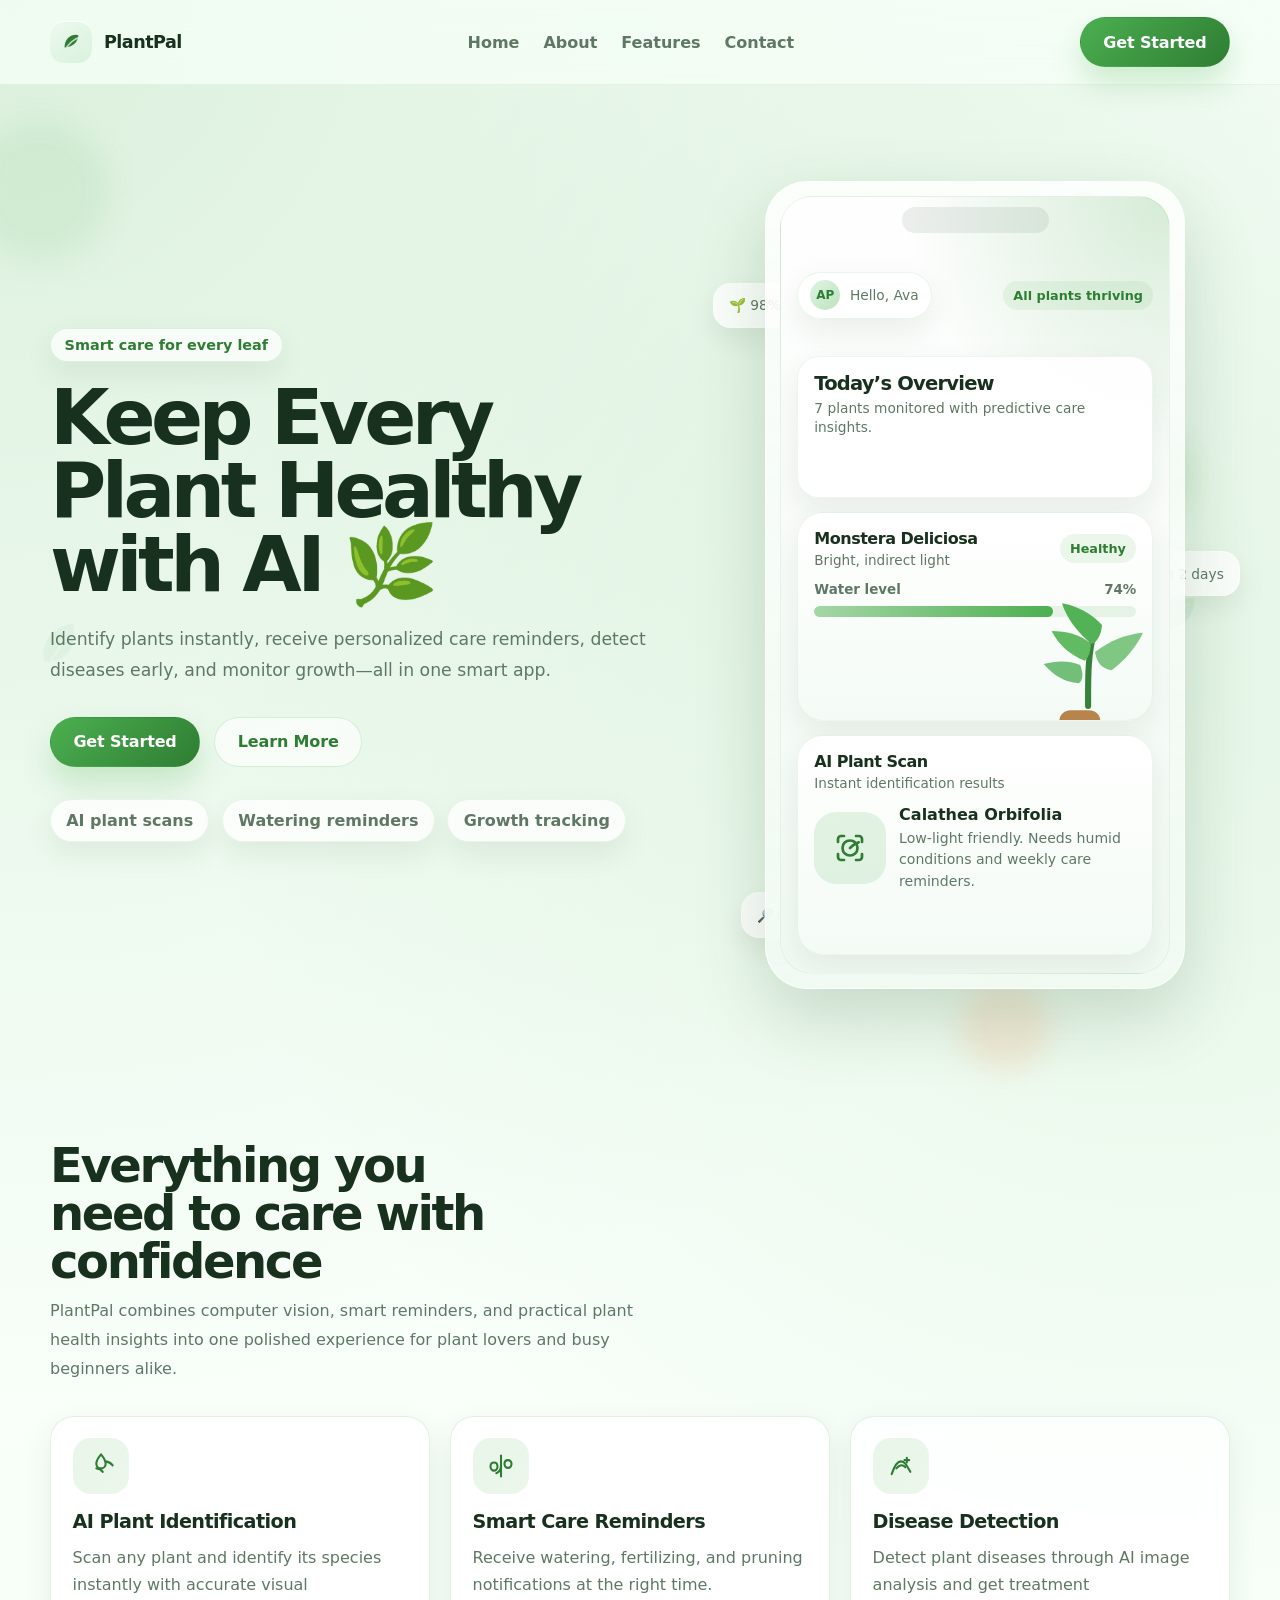
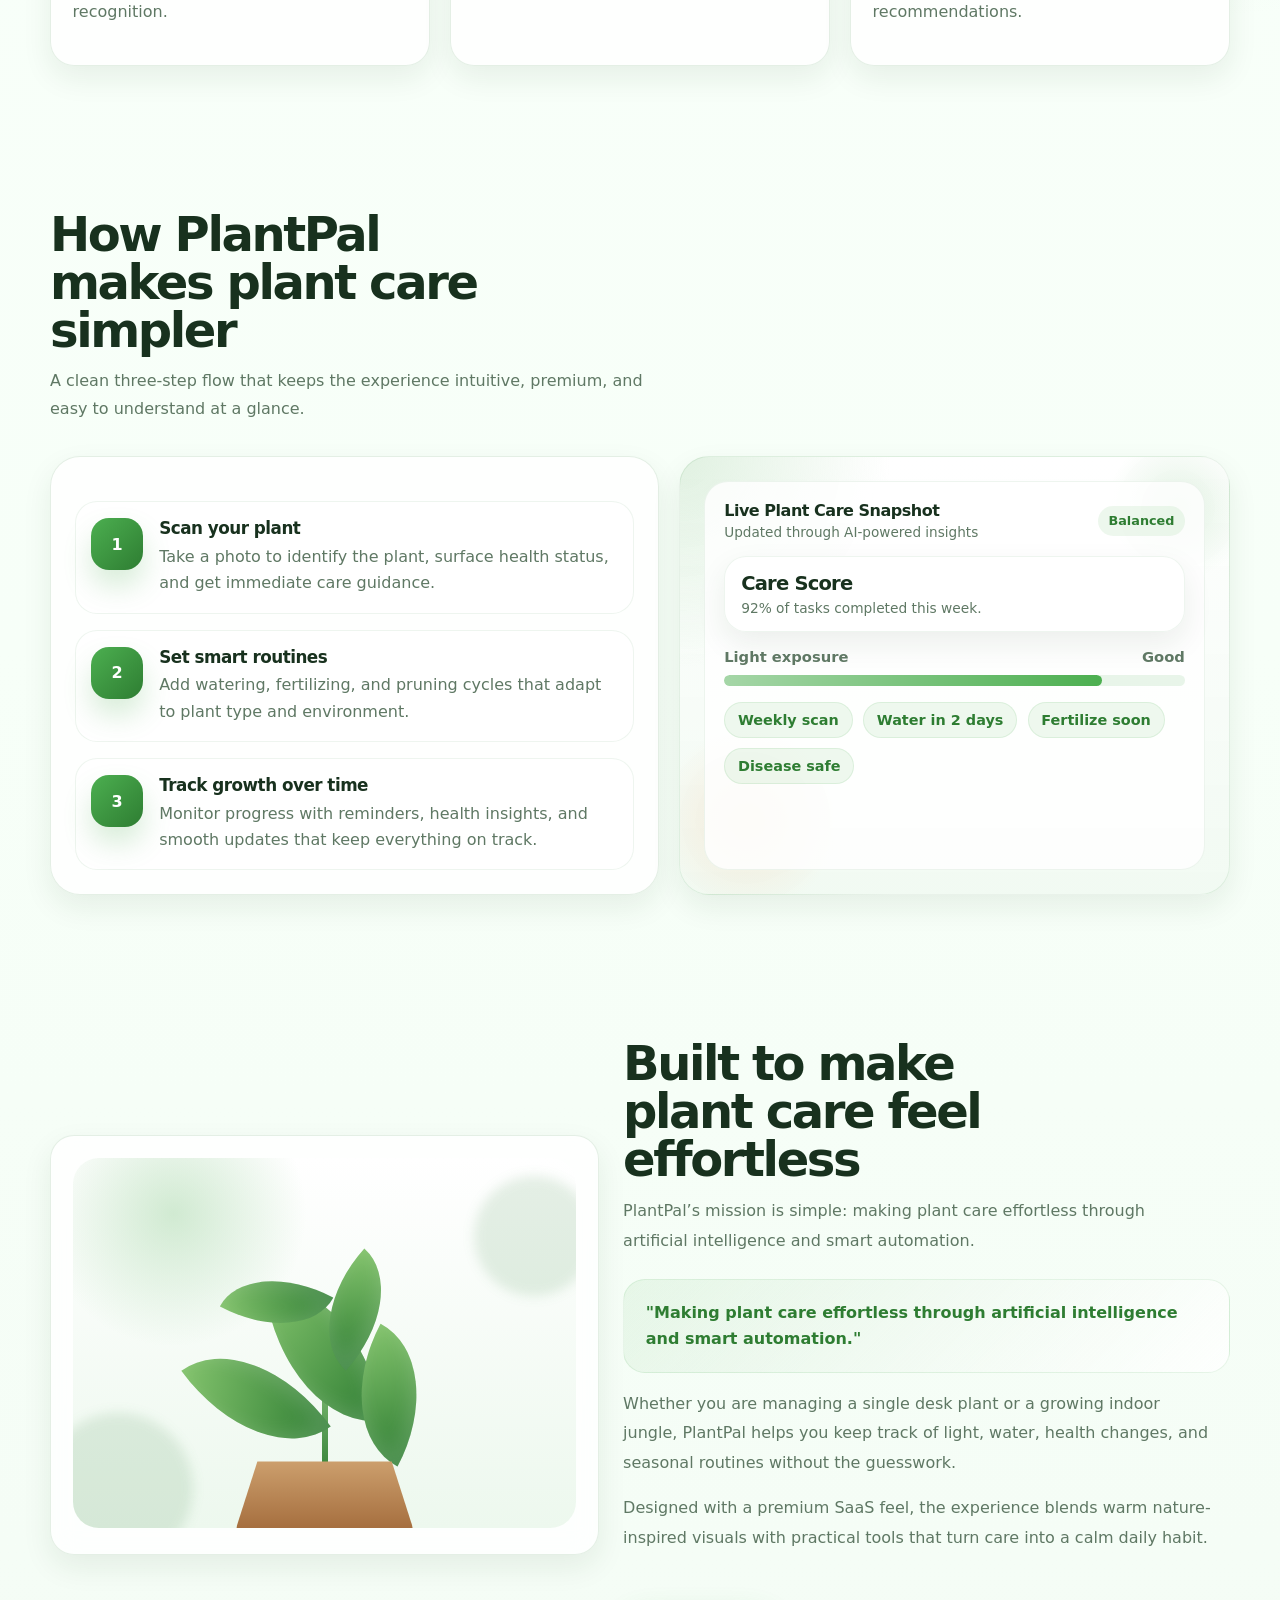
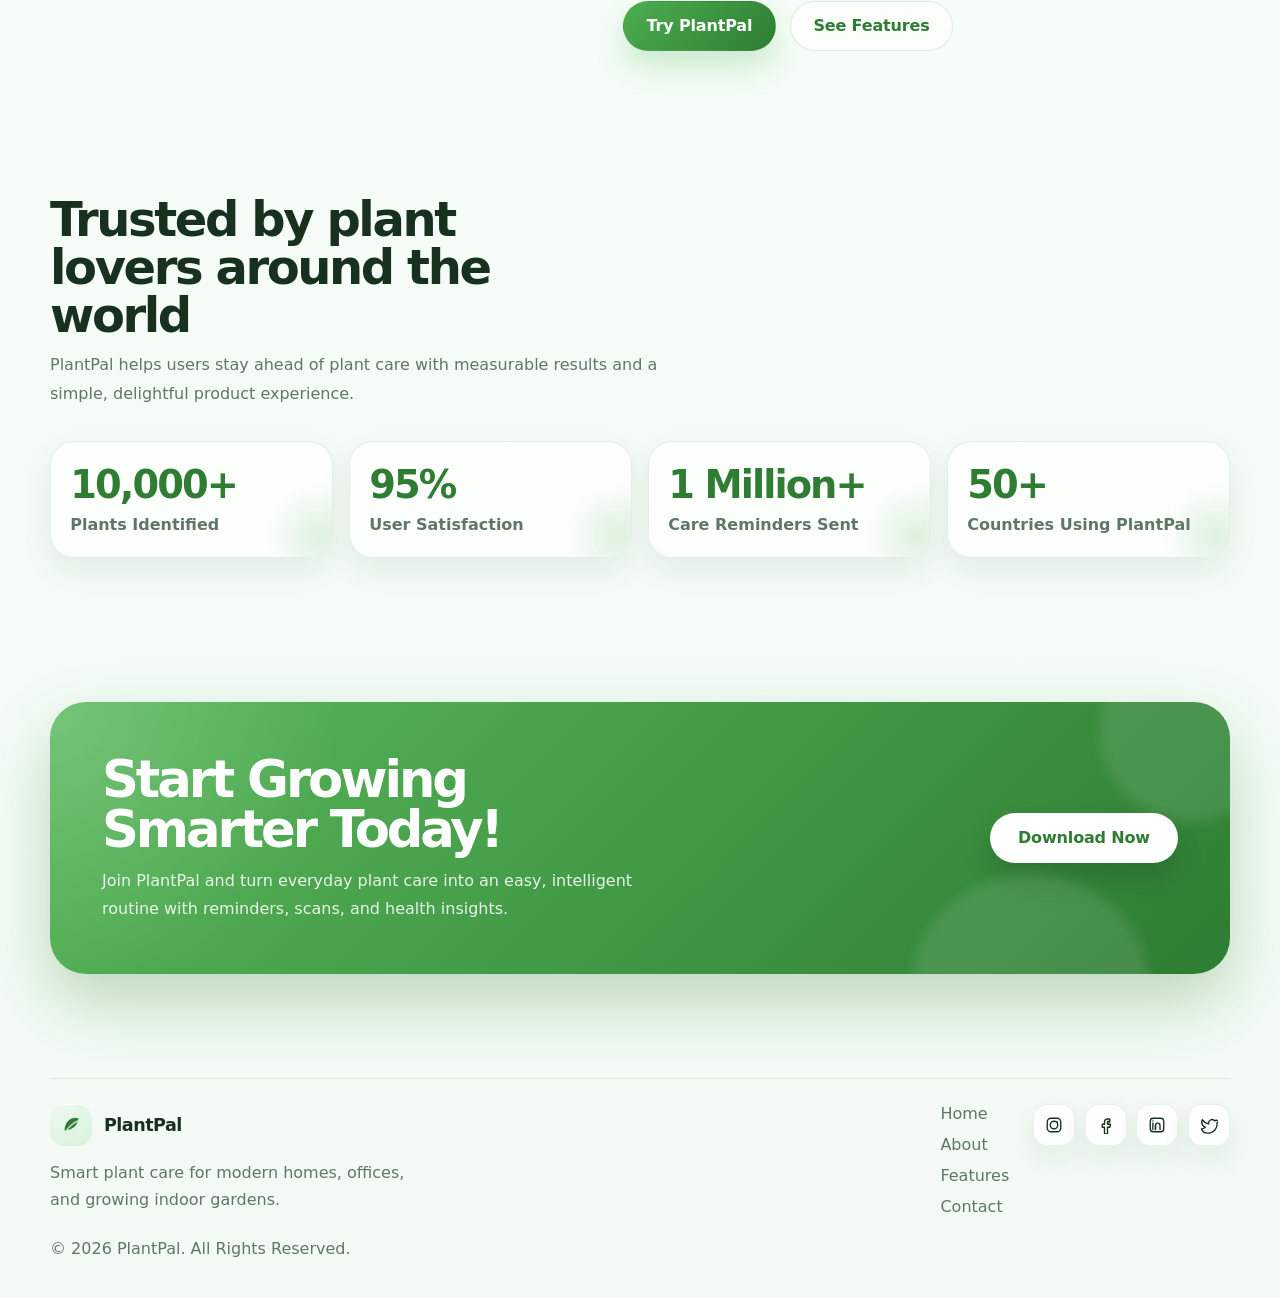
<file: Web_Development-Level_1-Task_1/index.html>
<!DOCTYPE html>
<html lang="en">
<head>
  <meta charset="UTF-8" />
  <meta name="viewport" content="width=device-width, initial-scale=1.0" />
  <meta name="description" content="PlantPal is a smart plant care app landing page concept with AI identification, reminders, and disease detection." />
  <title>PlantPal - Smart Plant Care App</title>
  <link rel="stylesheet" href="style.css">
</head>
<body>
  <div class="noise"></div>
  <div class="decorative-orb orb-1"></div>
  <div class="decorative-orb orb-2"></div>
  <div class="decorative-orb orb-3"></div>
  <div class="leaf-float leaf-a" aria-hidden="true">
    <svg viewBox="0 0 64 64" fill="none">
      <path d="M50 9c-8 0-18 3-25 10S15 36 15 45c0 5 3 10 9 10 10 0 20-8 27-17 6-8 8-19 8-29-4 0-6 0-9 0Z" fill="rgba(76,175,80,0.65)"/>
      <path d="M21 46c8-9 15-17 31-26" stroke="white" stroke-opacity="0.6" stroke-width="2.2" stroke-linecap="round"/>
    </svg>
  </div>
  <div class="leaf-float leaf-b" aria-hidden="true">
    <svg viewBox="0 0 64 64" fill="none">
      <path d="M14 43c8 2 18-1 24-7s10-16 12-28C32 7 21 11 14 18S4 33 4 39c0 2 1 4 10 4Z" fill="rgba(165,214,167,0.95)"/>
      <path d="M12 41c10-6 19-15 28-27" stroke="white" stroke-opacity="0.65" stroke-width="2.2" stroke-linecap="round"/>
    </svg>
  </div>
  <div class="leaf-float leaf-c" aria-hidden="true">
    <svg viewBox="0 0 64 64" fill="none">
      <path d="M49 10c-12 2-23 11-28 22s-5 20 0 26c7-1 16-8 23-17 7-10 9-21 5-31Z" fill="rgba(76,175,80,0.55)"/>
      <path d="M18 48c5-8 12-16 26-29" stroke="white" stroke-opacity="0.6" stroke-width="2.2" stroke-linecap="round"/>
    </svg>
  </div>

  <header class="site-header">
    <div class="container">
      <div class="nav">
        <a class="brand" href="#home" aria-label="PlantPal home">
          <span class="brand-badge" aria-hidden="true">
            <svg width="22" height="22" viewBox="0 0 24 24" fill="none">
              <path d="M17.5 4.2c-5.8.1-9.9 3.1-11.8 9-.5 1.5-.7 3.1-.7 4.7 2.5 0 4.7-.4 6.5-1.2 4.9-2.1 7.8-6 8.7-11.8-1-.4-1.8-.7-2.7-.7Z" fill="#2E7D32"/>
              <path d="M7.5 17.2c3.8-4.6 7.7-7.8 11.8-9.6" stroke="#fff" stroke-opacity="0.7" stroke-width="1.6" stroke-linecap="round"/>
            </svg>
          </span>
          PlantPal
        </a>

        <nav class="menu" aria-label="Primary">
          <a href="#home">Home</a>
          <a href="#about">About</a>
          <a href="#features">Features</a>
          <a href="#contact">Contact</a>
        </nav>

        <div class="nav-actions">
          <a class="btn btn-primary desktop-cta" href="#contact">Get Started</a>
          <details class="mobile-nav">
            <summary aria-label="Toggle navigation">
              <svg width="22" height="22" viewBox="0 0 24 24" fill="none" stroke="currentColor" stroke-width="1.8" stroke-linecap="round">
                <path d="M4 7h16"/>
                <path d="M4 12h16"/>
                <path d="M4 17h16"/>
              </svg>
            </summary>
            <div class="mobile-nav-panel">
              <a href="#home">Home</a>
              <a href="#about">About</a>
              <a href="#features">Features</a>
              <a href="#contact">Contact</a>
              <a class="btn btn-primary" href="#contact">Get Started</a>
            </div>
          </details>
        </div>
      </div>
    </div>
  </header>

  <main id="home">
    <section class="hero">
      <div class="container">
        <div class="hero-grid">
          <div class="hero-copy reveal">
            <div class="eyebrow">Smart care for every leaf</div>
            <h1>Keep Every Plant Healthy with AI 🌿</h1>
            <p>Identify plants instantly, receive personalized care reminders, detect diseases early, and monitor growth—all in one smart app.</p>
            <div class="hero-actions">
              <a class="btn btn-primary" href="#contact">Get Started</a>
              <a class="btn btn-secondary" href="#features">Learn More</a>
            </div>
            <div class="hero-points" aria-label="Key benefits">
              <span class="chip">AI plant scans</span>
              <span class="chip">Watering reminders</span>
              <span class="chip">Growth tracking</span>
            </div>
          </div>

          <div class="hero-visual reveal delay-1" aria-label="PlantPal smartphone mockup">
            <div class="floating-card float-1">🌱 98% plant health score</div>
            <div class="floating-card float-2">💧 Water in 2 days</div>
            <div class="floating-card float-3">🔎 AI scan ready</div>

            <div class="mockup-shell">
              <div class="mockup-screen">
                <div class="notch"></div>
                <div class="mockup-content">
                  <div class="mockup-top">
                    <div class="user-pill">
                      <span class="avatar">AP</span>
                      <span>Hello, Ava</span>
                    </div>
                    <div class="health-tag">All plants thriving</div>
                  </div>

                  <div class="mini-stat">
                    <strong>Today’s Overview</strong>
                    <span>7 plants monitored with predictive care insights.</span>
                  </div>

                  <div class="plant-card hero-card">
                    <div class="plant-topline">
                      <div class="plant-title">
                        <strong>Monstera Deliciosa</strong>
                        <span>Bright, indirect light</span>
                      </div>
                      <div class="health-tag">Healthy</div>
                    </div>
                    <div class="progress-row">
                      <div class="progress-label"><span>Water level</span><span>74%</span></div>
                      <div class="progress-bar"><span></span></div>
                    </div>
                    <svg class="plant-art" viewBox="0 0 170 150" fill="none" aria-hidden="true">
                      <path d="M92 132c0-26-1-61 8-88" stroke="#2E7D32" stroke-width="7" stroke-linecap="round"/>
                      <path d="M96 61c-18-15-29-31-34-47 17 3 33 11 46 25-1 12-6 20-12 22Z" fill="#4CAF50"/>
                      <path d="M88 80c-16-6-29-17-38-34 17 0 32 4 45 14 0 11-3 17-7 20Z" fill="#5CB85C"/>
                      <path d="M100 70c17-13 35-20 55-22-8 17-20 31-36 43-11-2-17-8-19-21Z" fill="#7BC57F"/>
                      <path d="M81 106c-15-1-28-8-40-22 15-4 29-4 42 1 4 11 3 18-2 21Z" fill="#6DBD74"/>
                      <path d="M93 137h-21c-7 0-13 5-13 12h47c0-7-6-12-13-12Z" fill="#B57F47"/>
                    </svg>
                  </div>

                  <div class="plant-card scan-card">
                    <div class="plant-topline">
                      <div class="plant-title">
                        <strong>AI Plant Scan</strong>
                        <span>Instant identification results</span>
                      </div>
                    </div>
                    <div class="scan-result">
                      <div class="scan-badge" aria-hidden="true">
                        <svg viewBox="0 0 24 24" fill="none" stroke="currentColor" stroke-width="1.8" stroke-linecap="round" stroke-linejoin="round">
                          <path d="M4 8V6a2 2 0 0 1 2-2h2"/>
                          <path d="M16 4h2a2 2 0 0 1 2 2v2"/>
                          <path d="M20 16v2a2 2 0 0 1-2 2h-2"/>
                          <path d="M8 20H6a2 2 0 0 1-2-2v-2"/>
                          <path d="M12 7c-2.8 0-5 2-5 5 0 3.2 2.5 5 5 5s5-1.8 5-5c0-3-2.2-5-5-5Z"/>
                          <path d="M12 12c1.7-1.7 3.6-2.9 5.8-3.8"/>
                        </svg>
                      </div>
                      <div class="scan-text">
                        <strong>Calathea Orbifolia</strong>
                        <span>Low-light friendly. Needs humid conditions and weekly care reminders.</span>
                      </div>
                    </div>
                  </div>
                </div>
              </div>
            </div>
          </div>
        </div>
      </div>
    </section>

    <section class="section" id="features">
      <div class="container">
        <div class="section-header reveal">
          <h2>Everything you need to care with confidence</h2>
          <p>PlantPal combines computer vision, smart reminders, and practical plant health insights into one polished experience for plant lovers and busy beginners alike.</p>
        </div>
        <div class="feature-grid">
          <article class="feature-card reveal delay-1">
            <div class="icon-wrap" aria-hidden="true">
              <svg width="28" height="28" viewBox="0 0 24 24" fill="none" stroke="currentColor" stroke-width="1.8" stroke-linecap="round" stroke-linejoin="round">
                <path d="M12 2c2.5 3 4 5.2 4 8a4 4 0 1 1-8 0c0-2.8 1.5-5 4-8Z"/>
                <path d="M8 14c2.2 0 4.2 1.1 5.5 3"/>
                <path d="M16 8c2.5.3 4.6 1.5 6 3.5"/>
              </svg>
            </div>
            <h3>AI Plant Identification</h3>
            <p>Scan any plant and identify its species instantly with accurate visual recognition.</p>
          </article>
          <article class="feature-card reveal delay-2">
            <div class="icon-wrap" aria-hidden="true">
              <svg width="28" height="28" viewBox="0 0 24 24" fill="none" stroke="currentColor" stroke-width="1.8" stroke-linecap="round" stroke-linejoin="round">
                <path d="M12 3v18"/>
                <path d="M6 9c2 0 3 1.5 3 3.5S7.5 16 6 16s-3-1.5-3-3.5S4 9 6 9Z"/>
                <path d="M18 7c1.7 0 3 1.4 3 3.1 0 2-1.3 3.5-3 3.5s-3-1.5-3-3.5S16.3 7 18 7Z"/>
                <path d="M12 12c0 3-1.7 5.1-4 6.2"/>
              </svg>
            </div>
            <h3>Smart Care Reminders</h3>
            <p>Receive watering, fertilizing, and pruning notifications at the right time.</p>
          </article>
          <article class="feature-card reveal delay-3">
            <div class="icon-wrap" aria-hidden="true">
              <svg width="28" height="28" viewBox="0 0 24 24" fill="none" stroke="currentColor" stroke-width="1.8" stroke-linecap="round" stroke-linejoin="round">
                <path d="M4 19c2.5-7.5 5.2-11 8-11 3 0 4.6 2.8 8 9"/>
                <path d="M8 14c1.7-1.8 3.2-2.7 4.5-2.7 1.2 0 2.1.4 3.3 1.8"/>
                <path d="M17 5v4"/>
                <path d="M19 7h-4"/>
              </svg>
            </div>
            <h3>Disease Detection</h3>
            <p>Detect plant diseases through AI image analysis and get treatment recommendations.</p>
          </article>
        </div>
      </div>
    </section>

    <section class="section" id="how-it-works">
      <div class="container">
        <div class="section-header reveal">
          <h2>How PlantPal makes plant care simpler</h2>
          <p>A clean three-step flow that keeps the experience intuitive, premium, and easy to understand at a glance.</p>
        </div>
        <div class="process-grid">
          <div class="process-card reveal delay-1">
            <div class="process-steps">
              <article class="process-step">
                <div class="process-step-number">1</div>
                <div>
                  <h3>Scan your plant</h3>
                  <p>Take a photo to identify the plant, surface health status, and get immediate care guidance.</p>
                </div>
              </article>
              <article class="process-step">
                <div class="process-step-number">2</div>
                <div>
                  <h3>Set smart routines</h3>
                  <p>Add watering, fertilizing, and pruning cycles that adapt to plant type and environment.</p>
                </div>
              </article>
              <article class="process-step">
                <div class="process-step-number">3</div>
                <div>
                  <h3>Track growth over time</h3>
                  <p>Monitor progress with reminders, health insights, and smooth updates that keep everything on track.</p>
                </div>
              </article>
            </div>
          </div>

          <aside class="process-preview reveal delay-2" aria-label="PlantPal dashboard summary">
            <div class="process-preview-card">
              <div class="plant-topline" style="margin-bottom: 0;">
                <div class="plant-title">
                  <strong>Live Plant Care Snapshot</strong>
                  <span>Updated through AI-powered insights</span>
                </div>
                <div class="health-tag">Balanced</div>
              </div>

              <div class="mini-stat">
                <strong>Care Score</strong>
                <span>92% of tasks completed this week.</span>
              </div>

              <div class="process-meter">
                <div class="process-meter-label"><span>Light exposure</span><span>Good</span></div>
                <div class="progress-bar"><span style="width: 82%;"></span></div>
              </div>

              <div class="process-pill-row" aria-label="Plant care tags">
                <span class="process-pill">Weekly scan</span>
                <span class="process-pill">Water in 2 days</span>
                <span class="process-pill">Fertilize soon</span>
                <span class="process-pill">Disease safe</span>
              </div>
            </div>
          </aside>
        </div>
      </div>
    </section>

    <section class="section" id="about">
      <div class="container">
        <div class="about-grid">
          <div class="about-card reveal">
            <div class="plant-room" aria-label="Illustration of indoor plants">
              <div class="plant-scene">
                <div class="stem"></div>
                <div class="plant-leaf leaf-1"></div>
                <div class="plant-leaf leaf-2"></div>
                <div class="plant-leaf leaf-3"></div>
                <div class="plant-leaf leaf-4"></div>
                <div class="plant-leaf leaf-5"></div>
                <div class="plant-pot"></div>
              </div>
            </div>
          </div>
          <div class="about-copy reveal delay-1">
            <div class="section-header" style="margin-bottom: 0;">
              <h2>Built to make plant care feel effortless</h2>
              <p>PlantPal’s mission is simple: making plant care effortless through artificial intelligence and smart automation.</p>
            </div>
            <div class="quote-box">
              "Making plant care effortless through artificial intelligence and smart automation."
            </div>
            <p>Whether you are managing a single desk plant or a growing indoor jungle, PlantPal helps you keep track of light, water, health changes, and seasonal routines without the guesswork.</p>
            <p>Designed with a premium SaaS feel, the experience blends warm nature-inspired visuals with practical tools that turn care into a calm daily habit.</p>
            <div class="hero-actions">
              <a class="btn btn-primary" href="#contact">Try PlantPal</a>
              <a class="btn btn-secondary" href="#features">See Features</a>
            </div>
          </div>
        </div>
      </div>
    </section>

    <section class="section" id="contact">
      <div class="container">
        <div class="section-header reveal">
          <h2>Trusted by plant lovers around the world</h2>
          <p>PlantPal helps users stay ahead of plant care with measurable results and a simple, delightful product experience.</p>
        </div>
        <div class="stats-grid">
          <article class="stat-card reveal delay-1">
            <span class="stat-value">10,000+</span>
            <span class="stat-label">Plants Identified</span>
          </article>
          <article class="stat-card reveal delay-2">
            <span class="stat-value">95%</span>
            <span class="stat-label">User Satisfaction</span>
          </article>
          <article class="stat-card reveal delay-3">
            <span class="stat-value">1 Million+</span>
            <span class="stat-label">Care Reminders Sent</span>
          </article>
          <article class="stat-card reveal delay-3">
            <span class="stat-value">50+</span>
            <span class="stat-label">Countries Using PlantPal</span>
          </article>
        </div>
      </div>
    </section>

    <section class="section">
      <div class="container">
        <div class="cta-banner reveal">
          <div>
            <h2>Start Growing Smarter Today!</h2>
            <p>Join PlantPal and turn everyday plant care into an easy, intelligent routine with reminders, scans, and health insights.</p>
          </div>
          <a class="btn btn-light" href="#home">Download Now</a>
        </div>
      </div>
    </section>
  </main>

  <footer class="footer">
    <div class="container">
      <div class="footer-card">
        <div class="footer-brand">
          <a class="brand" href="#home">
            <span class="brand-badge" aria-hidden="true">
              <svg width="22" height="22" viewBox="0 0 24 24" fill="none">
                <path d="M17.5 4.2c-5.8.1-9.9 3.1-11.8 9-.5 1.5-.7 3.1-.7 4.7 2.5 0 4.7-.4 6.5-1.2 4.9-2.1 7.8-6 8.7-11.8-1-.4-1.8-.7-2.7-.7Z" fill="#2E7D32"/>
                <path d="M7.5 17.2c3.8-4.6 7.7-7.8 11.8-9.6" stroke="#fff" stroke-opacity="0.7" stroke-width="1.6" stroke-linecap="round"/>
              </svg>
            </span>
            PlantPal
          </a>
          <p>Smart plant care for modern homes, offices, and growing indoor gardens.</p>
        </div>

        <div class="footer-links" aria-label="Quick Links">
          <a href="#home">Home</a>
          <a href="#about">About</a>
          <a href="#features">Features</a>
          <a href="#contact">Contact</a>
        </div>

        <div>
          <div class="social-links" aria-label="Social media links">
            <a class="social-link" href="#" aria-label="Instagram">
              <svg width="18" height="18" viewBox="0 0 24 24" fill="none" stroke="currentColor" stroke-width="1.8" stroke-linecap="round" stroke-linejoin="round">
                <rect x="3" y="3" width="18" height="18" rx="5"/>
                <path d="M16.5 7.5h.01"/>
                <path d="M7 12a5 5 0 1 0 10 0 5 5 0 0 0-10 0Z"/>
              </svg>
            </a>
            <a class="social-link" href="#" aria-label="Facebook">
              <svg width="18" height="18" viewBox="0 0 24 24" fill="none" stroke="currentColor" stroke-width="1.8" stroke-linecap="round" stroke-linejoin="round">
                <path d="M14 8h3V4h-3c-2.2 0-4 1.8-4 4v3H7v4h3v9h4v-9h3l1-4h-4V8c0-.6.4-1 1-1Z"/>
              </svg>
            </a>
            <a class="social-link" href="#" aria-label="LinkedIn">
              <svg width="18" height="18" viewBox="0 0 24 24" fill="none" stroke="currentColor" stroke-width="1.8" stroke-linecap="round" stroke-linejoin="round">
                <path d="M6.5 9.5V18"/>
                <path d="M6.5 6.5v.1"/>
                <path d="M10 18v-5.2c0-2 1.2-3.3 3-3.3s3 1.3 3 3.3V18"/>
                <path d="M10 12.3V18"/>
                <rect x="3" y="3" width="18" height="18" rx="4"/>
              </svg>
            </a>
            <a class="social-link" href="#" aria-label="Twitter">
              <svg width="18" height="18" viewBox="0 0 24 24" fill="none" stroke="currentColor" stroke-width="1.8" stroke-linecap="round" stroke-linejoin="round">
                <path d="M22 5.5c-.8.4-1.7.7-2.6.8a4.5 4.5 0 0 0-7.7 4.1A12.8 12.8 0 0 1 3 4.9s-3 6.8 4 10.4c-1.6 1.1-3.4 1.8-5 2 1.5 4.4 5.6 5.7 9 5.5 7.9-.4 12.2-6.8 11.7-13v-.6c.8-.6 1.6-1.2 2.3-2Z"/>
              </svg>
            </a>
          </div>
        </div>
      </div>
      <p class="footer-copy" style="margin-top: 1.4rem;">© 2026 PlantPal. All Rights Reserved.</p>
    </div>
  </footer>

</body>
</html>
</file>
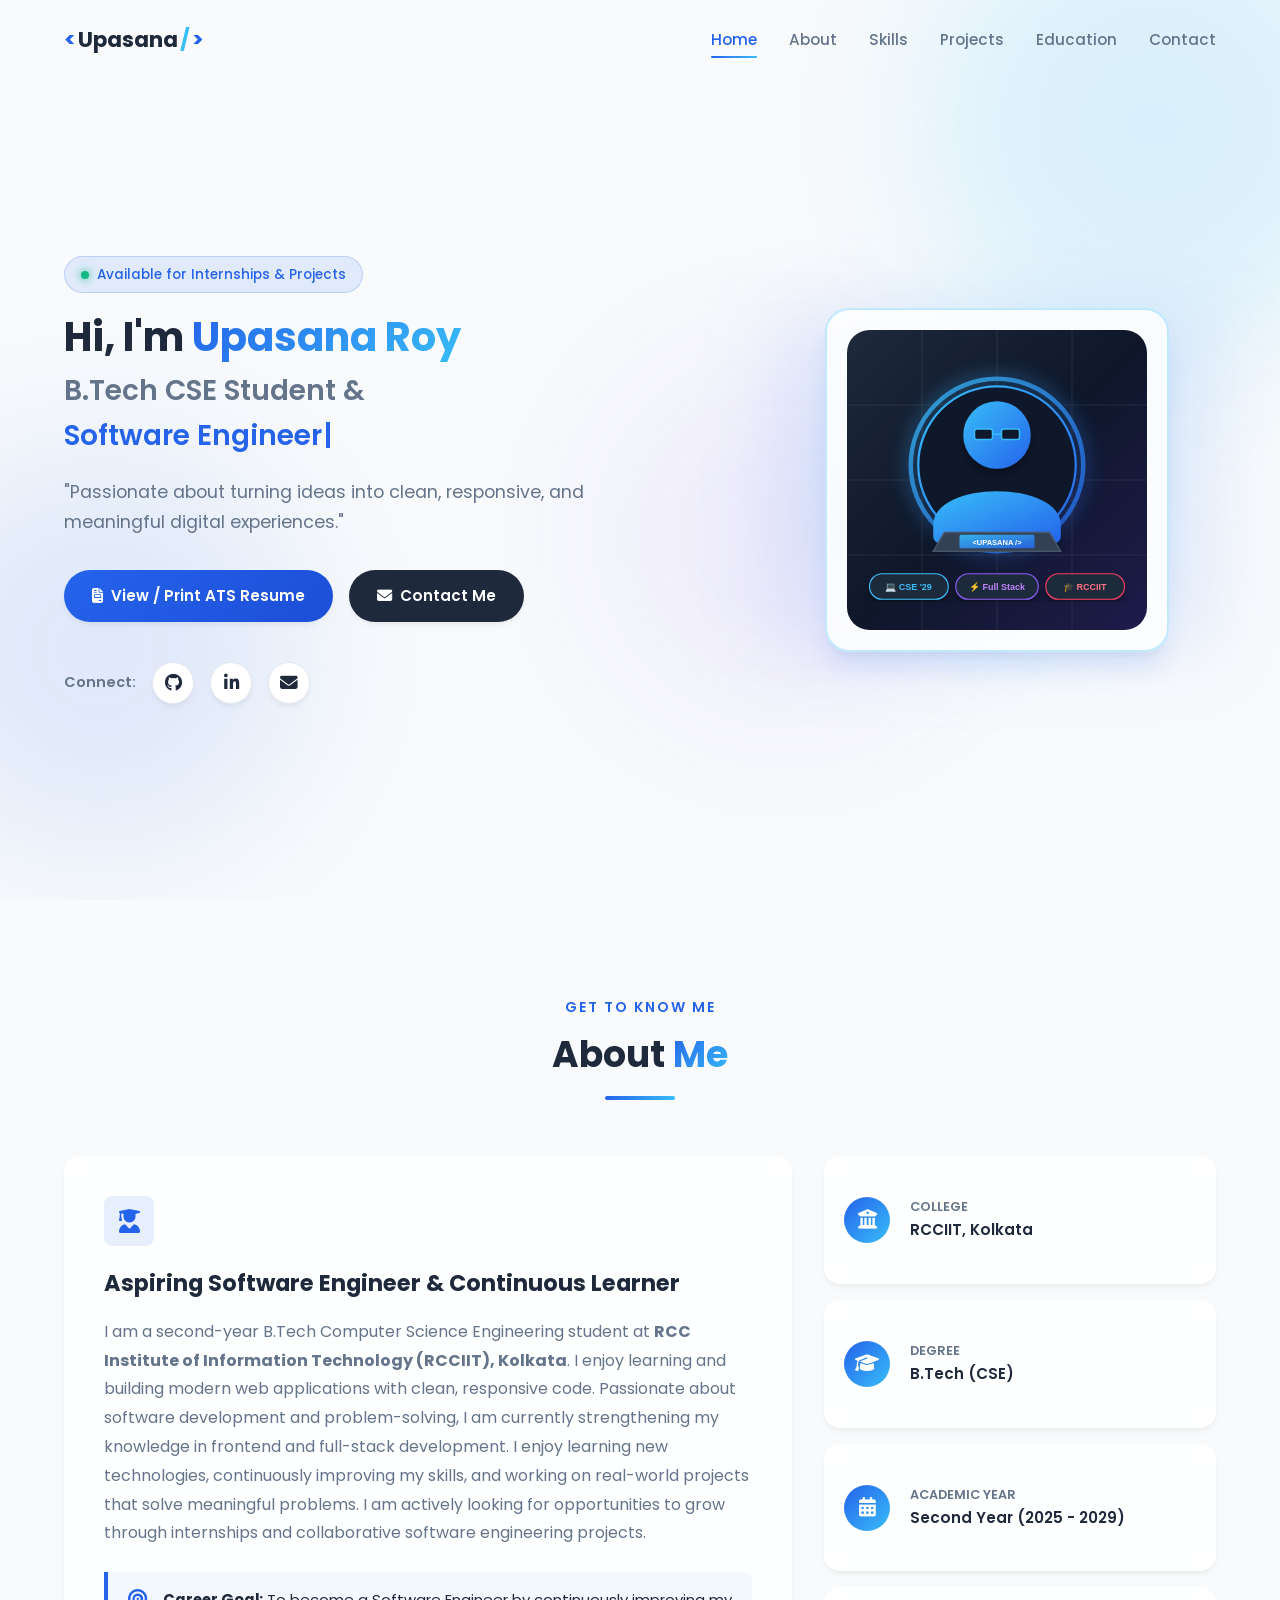
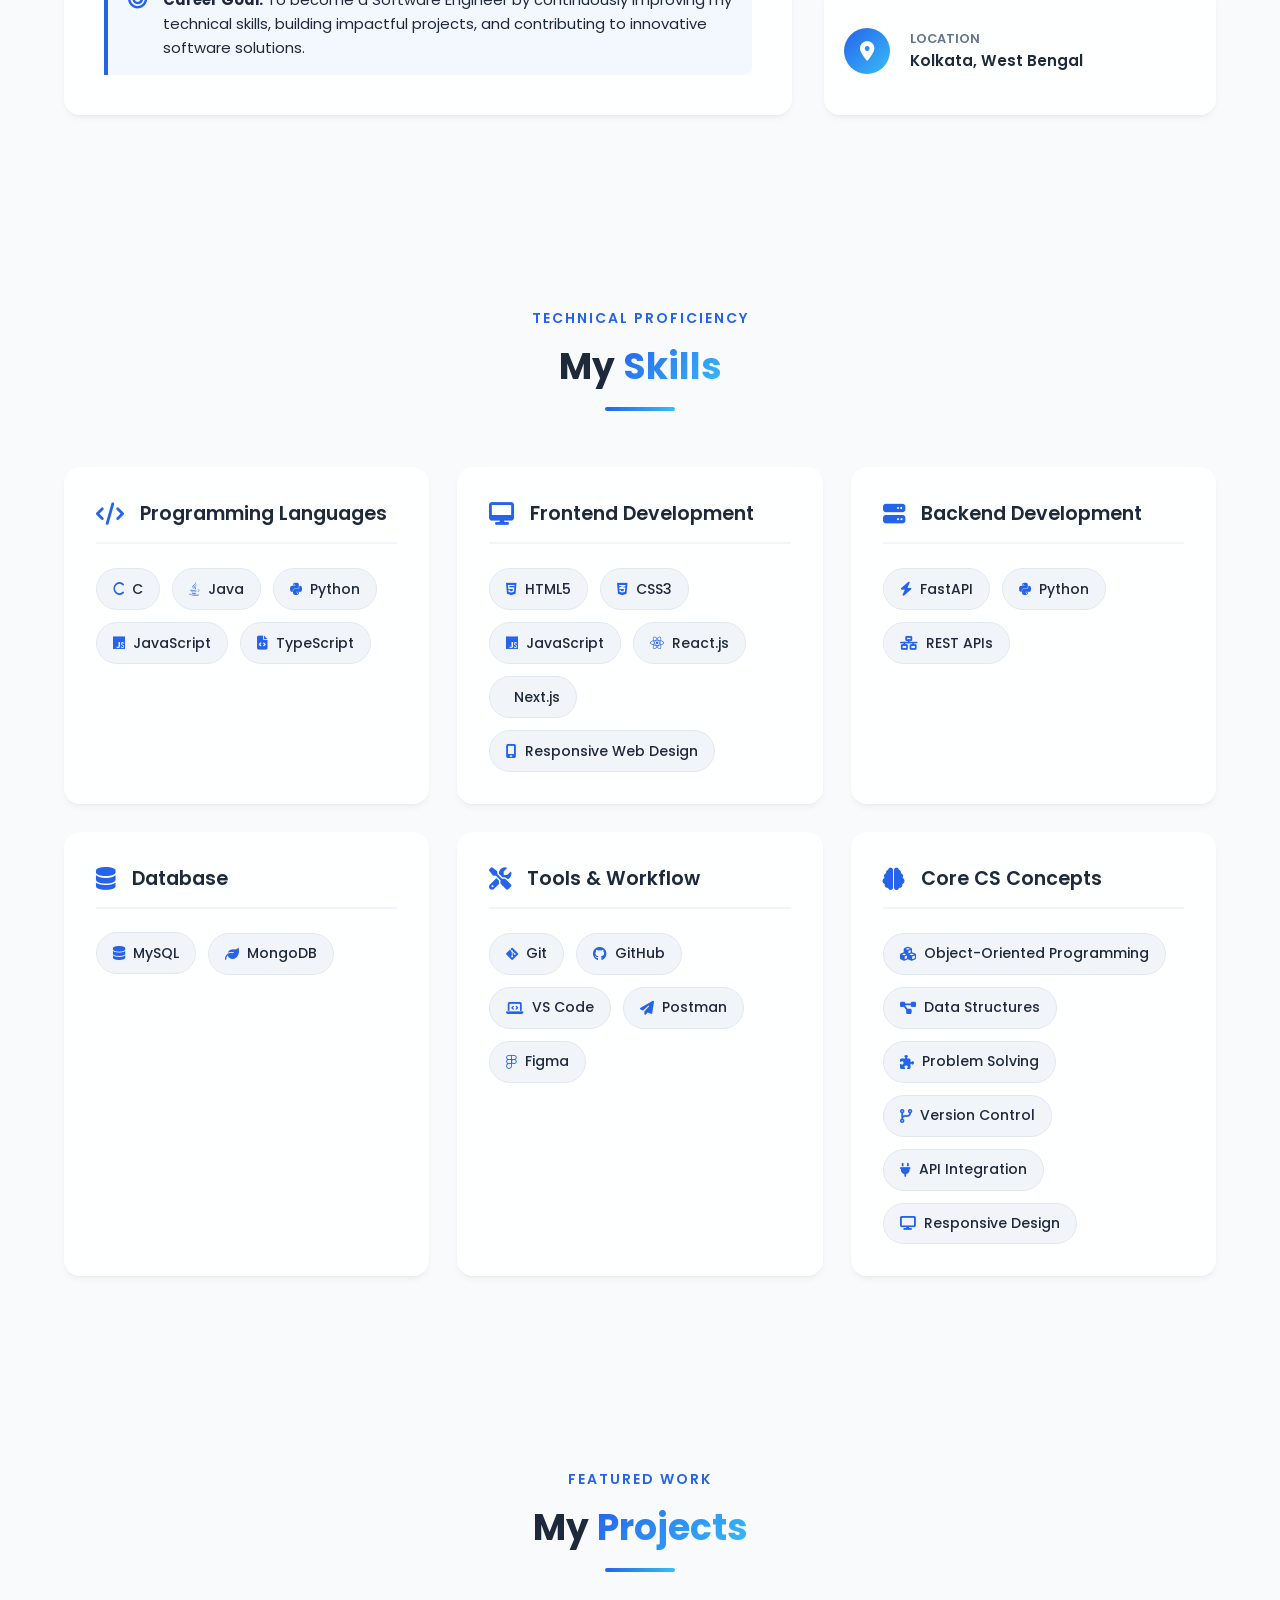
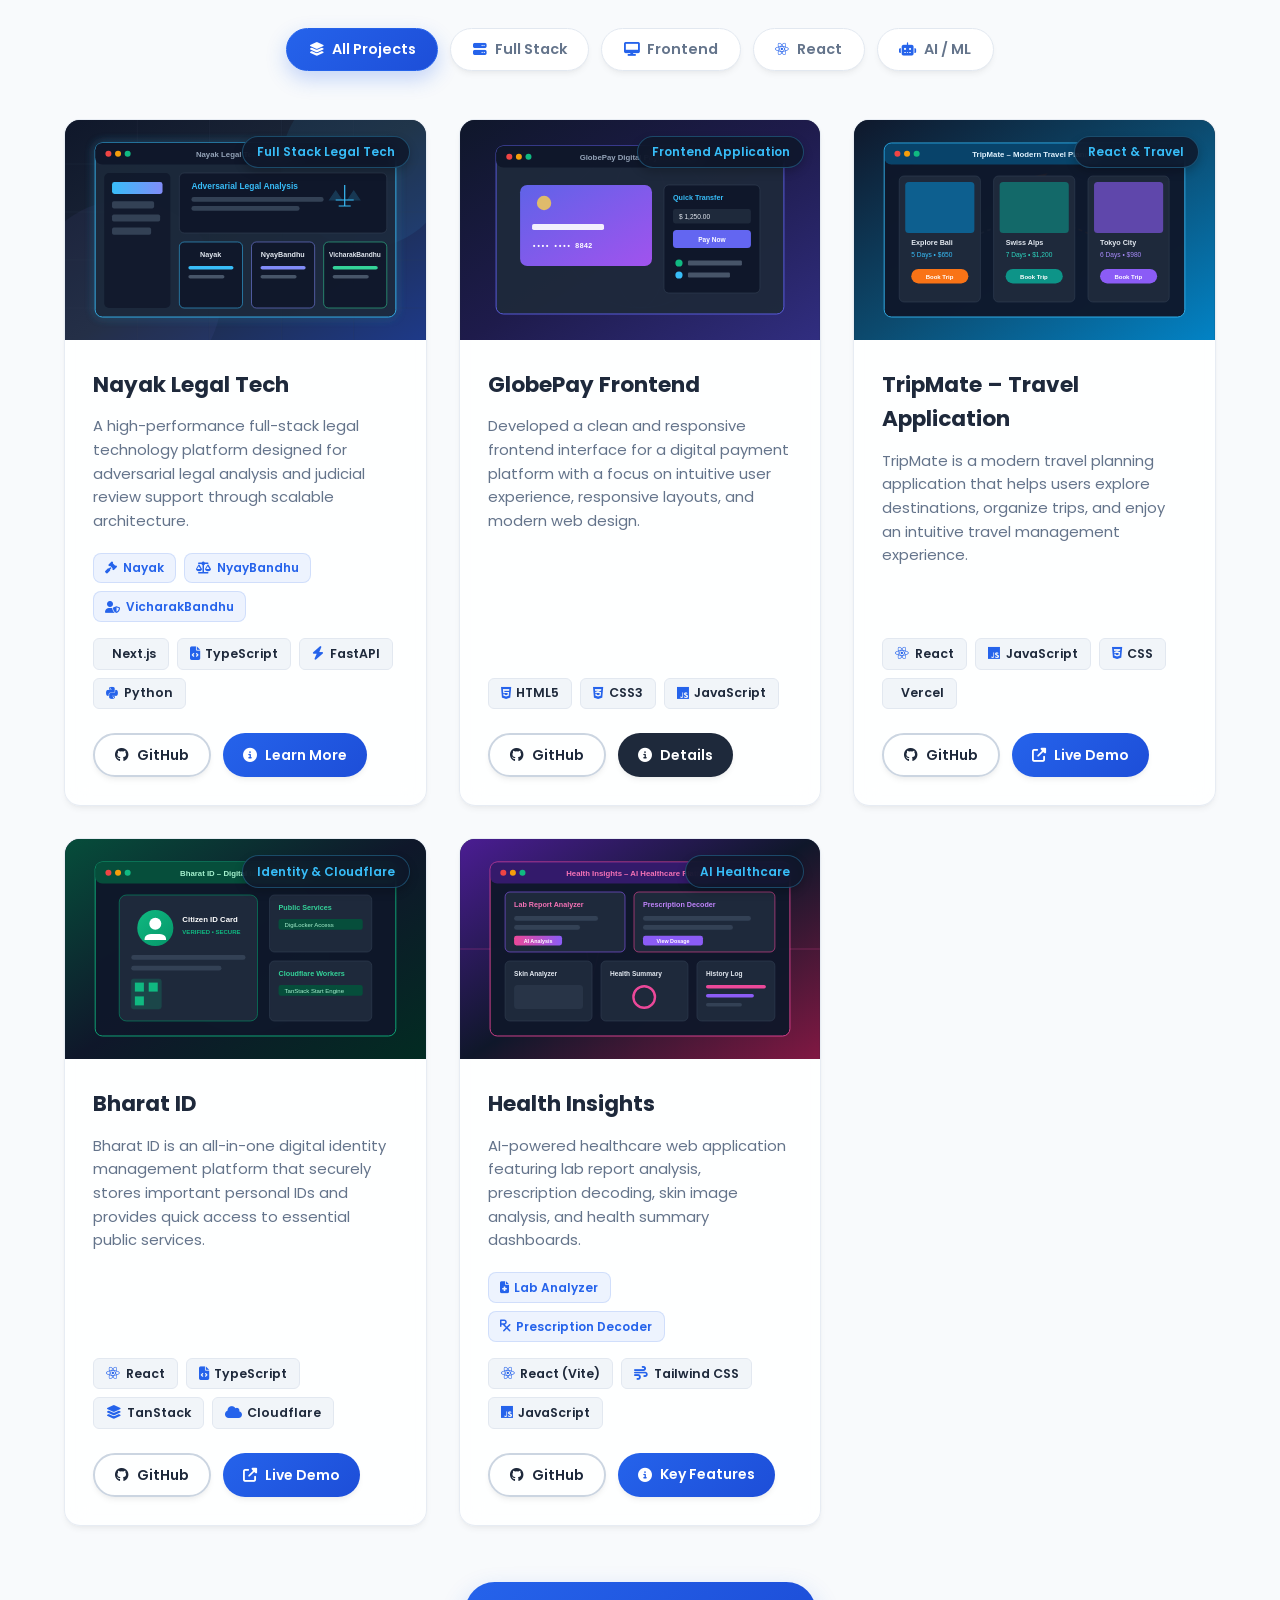
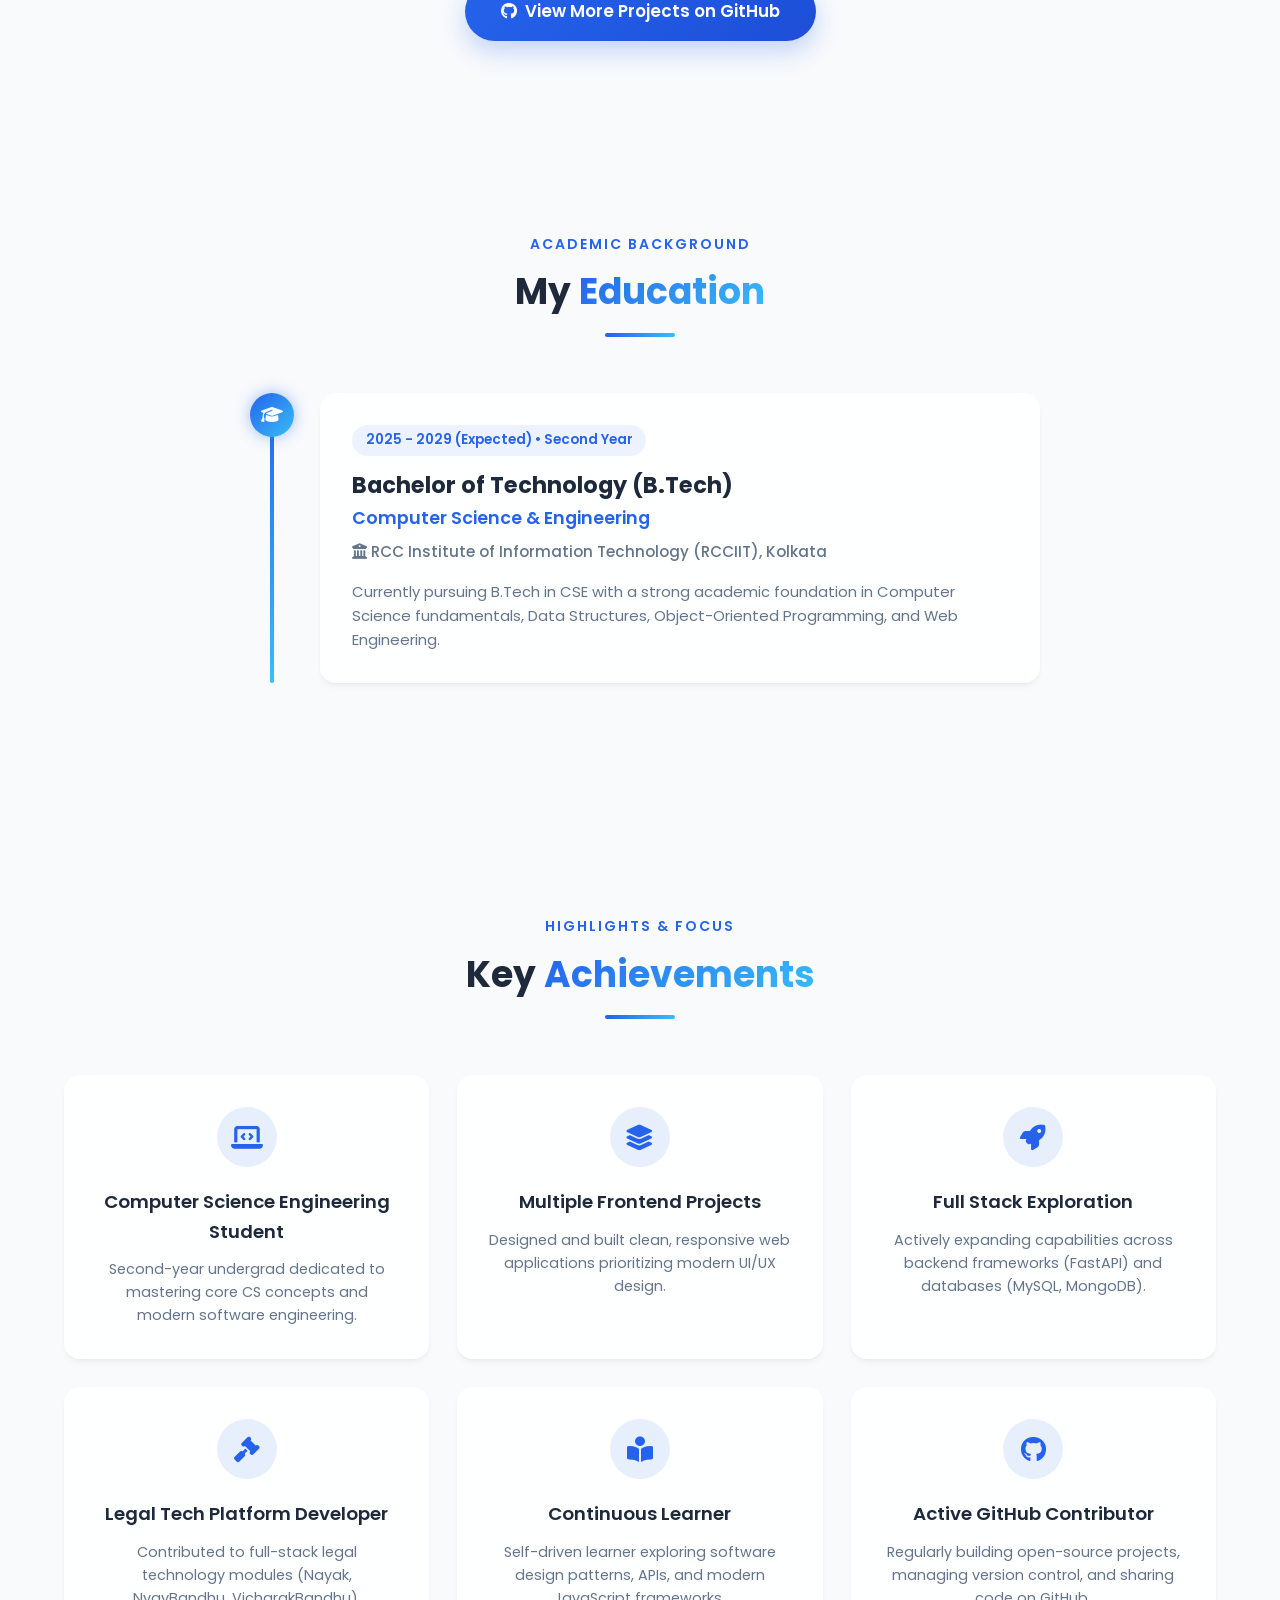
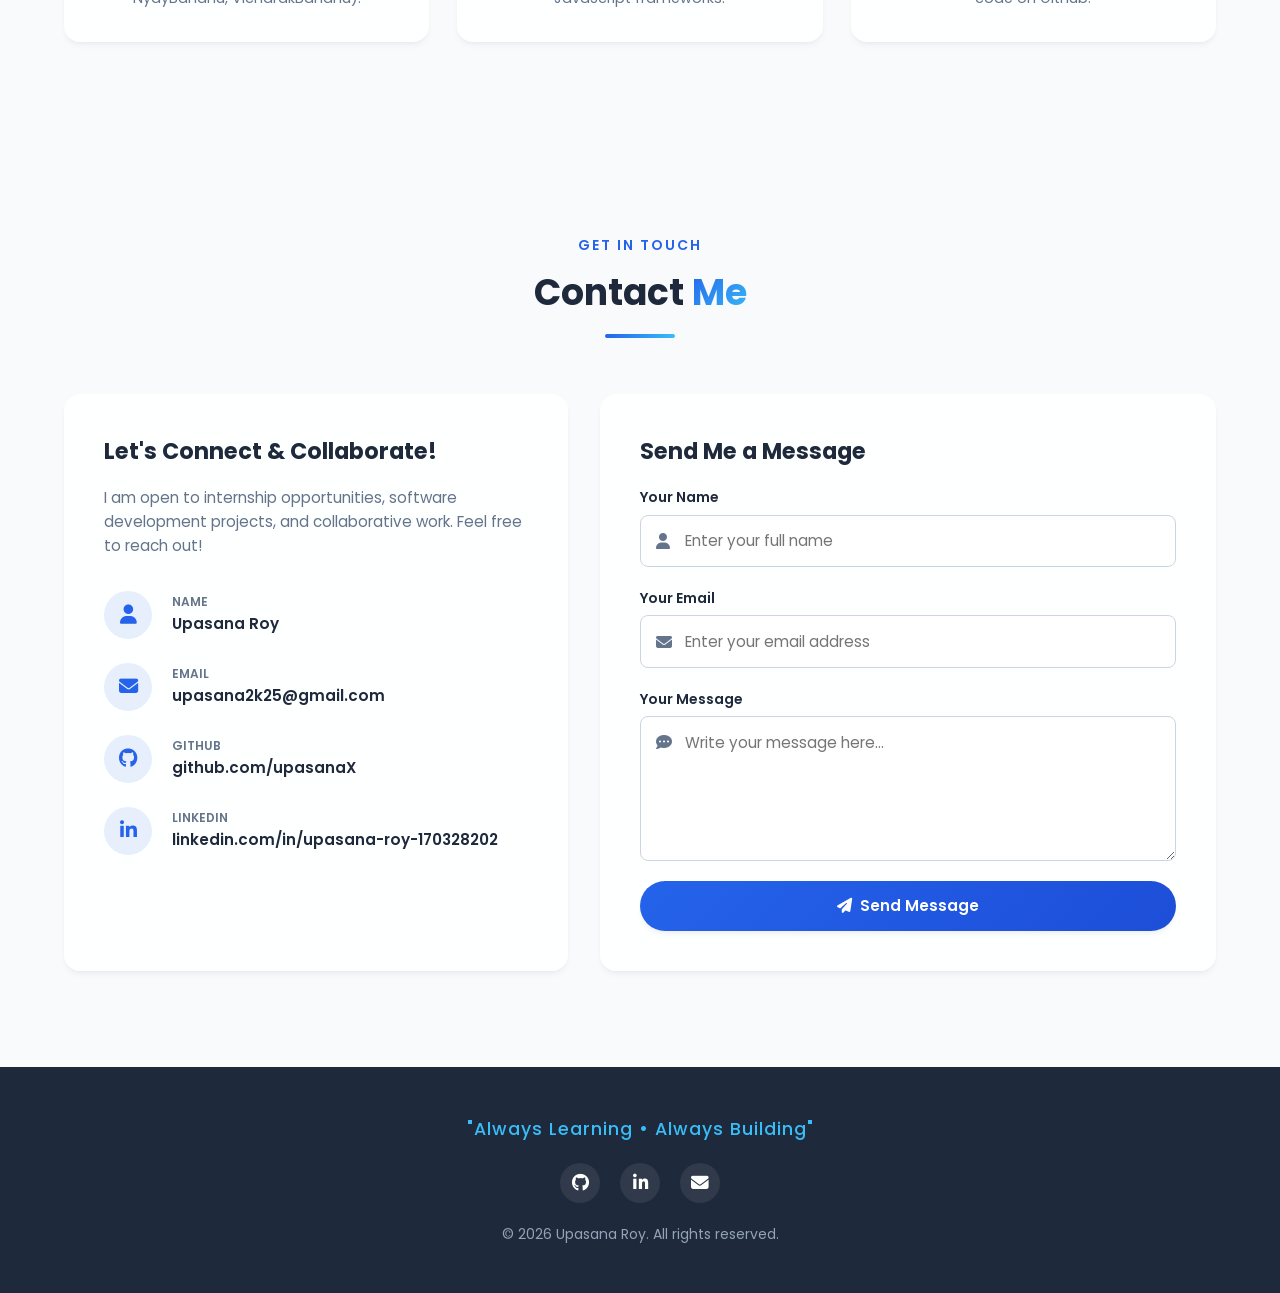
<file: web_Development-Level_1-Task_2/index.html>
<!DOCTYPE html>
<html lang="en">
<head>
  <meta charset="UTF-8">
  <meta name="viewport" content="width=device-width, initial-scale=1.0">
  
  <!-- SEO Meta Tags -->
  <title>Upasana Roy | Computer Science Engineering Student & Aspiring Software Engineer</title>
  <meta name="description" content="Personal Portfolio of Upasana Roy - 2nd Year B.Tech CSE Student at RCC Institute of Information Technology (RCCIIT), Kolkata. Aspiring Software Engineer & Frontend Developer.">
  <meta name="keywords" content="Upasana Roy, Portfolio, CSE Student, RCCIIT Kolkata, Software Engineer, Frontend Developer, HTML5, CSS3, JavaScript, Next.js, Python">
  <meta name="author" content="Upasana Roy">

  <!-- Favicon -->
  <link rel="icon" type="image/svg+xml" href="assets/avatar-placeholder.svg">

  <!-- Google Fonts: Poppins -->
  <link rel="preconnect" href="https://fonts.googleapis.com">
  <link rel="preconnect" href="https://fonts.gstatic.com" crossorigin>
  <link href="https://fonts.googleapis.com/css2?family=Poppins:wght@300;400;500;600;700;800&display=swap" rel="stylesheet">

  <!-- FontAwesome Icons CDN for modern visual elements -->
  <link rel="stylesheet" href="https://cdnjs.cloudflare.com/ajax/libs/font-awesome/6.5.1/css/all.min.css">

  <!-- Main Custom Stylesheet -->
  <link rel="stylesheet" href="style.css">
</head>
<body>

  <!-- Top Scroll Progress Bar -->
  <div id="scroll-progress" aria-hidden="true"></div>

  <!-- Background Animated Floating Gradient Blobs -->
  <div class="bg-blobs-container" aria-hidden="true">
    <div class="blob blob-1"></div>
    <div class="blob blob-2"></div>
    <div class="blob blob-3"></div>
  </div>

  <!-- ==========================================
       HEADER & STICKY NAVIGATION BAR
       ========================================== -->
  <header class="navbar-header" id="navbar">
    <div class="container nav-container">
      <!-- Brand Logo -->
      <a href="#home" class="nav-logo" aria-label="Upasana Roy Home">
        <span class="logo-bracket">&lt;</span>
        <span class="logo-name">Upasana</span>
        <span class="logo-slash">/</span>
        <span class="logo-bracket">&gt;</span>
      </a>

      <!-- Desktop Navigation Menu -->
      <nav class="nav-menu" id="nav-menu" aria-label="Main Navigation">
        <ul class="nav-list">
          <li class="nav-item"><a href="#home" class="nav-link active"><i class="fa-solid fa-house nav-icon"></i> Home</a></li>
          <li class="nav-item"><a href="#about" class="nav-link"><i class="fa-solid fa-user nav-icon"></i> About</a></li>
          <li class="nav-item"><a href="#skills" class="nav-link"><i class="fa-solid fa-code nav-icon"></i> Skills</a></li>
          <li class="nav-item"><a href="#projects" class="nav-link"><i class="fa-solid fa-laptop-code nav-icon"></i> Projects</a></li>
          <li class="nav-item"><a href="#education" class="nav-link"><i class="fa-solid fa-graduation-cap nav-icon"></i> Education</a></li>
          <li class="nav-item"><a href="#contact" class="nav-link"><i class="fa-solid fa-paper-plane nav-icon"></i> Contact</a></li>
        </ul>
      </nav>

      <!-- Mobile Menu Hamburger Button -->
      <button class="nav-toggle" id="nav-toggle" aria-label="Toggle navigation menu" aria-expanded="false">
        <span class="hamburger-bar"></span>
        <span class="hamburger-bar"></span>
        <span class="hamburger-bar"></span>
      </button>
    </div>
  </header>

  <main>
    <!-- ==========================================
         HERO SECTION
         ========================================== -->
    <section class="hero-section" id="home">
      <div class="container hero-container">
        <!-- Hero Text Content -->
        <div class="hero-content fade-in-up">
          <div class="badge-pill">
            <span class="badge-dot"></span> Available for Internships &amp; Projects
          </div>
          <h1 class="hero-greeting">Hi, I'm <span class="highlight-text">Upasana Roy</span></h1>
          
          <h2 class="hero-role">
            B.Tech CSE Student &amp; <br>
            <span class="typing-container">
              <span class="typing-text" id="typing-text"></span><span class="typing-cursor">|</span>
            </span>
          </h2>

          <p class="hero-tagline">
            "Passionate about turning ideas into clean, responsive, and meaningful digital experiences."
          </p>

          <!-- Hero Action Buttons -->
          <div class="hero-cta-group">
            <a href="resume.html" class="btn btn-primary" target="_blank" rel="noopener">
              <i class="fa-solid fa-file-invoice"></i> View / Print ATS Resume
            </a>
            <a href="#contact" class="btn btn-secondary">
              <i class="fa-solid fa-envelope"></i> Contact Me
            </a>
          </div>

          <!-- Hero Quick Socials -->
          <div class="hero-socials">
            <span class="socials-label">Connect:</span>
            <a href="https://github.com/upasanaX" target="_blank" rel="noopener" class="social-icon-btn" aria-label="GitHub Profile">
              <i class="fa-brands fa-github"></i>
            </a>
            <a href="https://www.linkedin.com/in/upasana-roy-170328202" target="_blank" rel="noopener" class="social-icon-btn" aria-label="LinkedIn Profile">
              <i class="fa-brands fa-linkedin-in"></i>
            </a>
            <a href="mailto:upasana2k25@gmail.com" class="social-icon-btn" aria-label="Send Email">
              <i class="fa-solid fa-envelope"></i>
            </a>
          </div>
        </div>

        <!-- Hero Avatar Container -->
        <div class="hero-avatar-wrapper fade-in-up">
          <div class="avatar-glow"></div>
          <div class="avatar-card glass-card">
            <img src="assets/avatar-placeholder.svg" alt="Upasana Roy Avatar - Developer Placeholder" class="avatar-img" width="340" height="340">
          </div>
        </div>
      </div>
    </section>

    <!-- ==========================================
         ABOUT ME SECTION
         ========================================== -->
    <section class="about-section section-padding" id="about">
      <div class="container">
        <div class="section-header">
          <span class="section-subtitle">Get To Know Me</span>
          <h2 class="section-title">About <span class="highlight-text">Me</span></h2>
          <div class="title-underline"></div>
        </div>

        <div class="about-grid">
          <!-- Main About Bio Card -->
          <div class="about-bio-card glass-card fade-in">
            <div class="bio-icon-box">
              <i class="fa-solid fa-user-graduate"></i>
            </div>
            <h3 class="bio-heading">Aspiring Software Engineer &amp; Continuous Learner</h3>
            <p class="bio-paragraph">
              I am a second-year B.Tech Computer Science Engineering student at <strong>RCC Institute of Information Technology (RCCIIT), Kolkata</strong>. 
              I enjoy learning and building modern web applications with clean, responsive code. Passionate about software development and problem-solving, 
              I am currently strengthening my knowledge in frontend and full-stack development. I enjoy learning new technologies, continuously improving 
              my skills, and working on real-world projects that solve meaningful problems. I am actively looking for opportunities to grow through internships 
              and collaborative software engineering projects.
            </p>
            <div class="career-goal-box">
              <i class="fa-solid fa-bullseye goal-icon"></i>
              <div>
                <strong>Career Goal:</strong> To become a Software Engineer by continuously improving my technical skills, building impactful projects, and contributing to innovative software solutions.
              </div>
            </div>
          </div>

          <!-- Quick Info Cards -->
          <div class="about-info-cards fade-in">
            <div class="info-card glass-card">
              <div class="info-icon"><i class="fa-solid fa-building-columns"></i></div>
              <div class="info-details">
                <span class="info-label">College</span>
                <span class="info-value">RCCIIT, Kolkata</span>
              </div>
            </div>

            <div class="info-card glass-card">
              <div class="info-icon"><i class="fa-solid fa-graduation-cap"></i></div>
              <div class="info-details">
                <span class="info-label">Degree</span>
                <span class="info-value">B.Tech (CSE)</span>
              </div>
            </div>

            <div class="info-card glass-card">
              <div class="info-icon"><i class="fa-solid fa-calendar-days"></i></div>
              <div class="info-details">
                <span class="info-label">Academic Year</span>
                <span class="info-value">Second Year (2025 - 2029)</span>
              </div>
            </div>

            <div class="info-card glass-card">
              <div class="info-icon"><i class="fa-solid fa-location-dot"></i></div>
              <div class="info-details">
                <span class="info-label">Location</span>
                <span class="info-value">Kolkata, West Bengal</span>
              </div>
            </div>
          </div>
        </div>
      </div>
    </section>

    <!-- ==========================================
         SKILLS SECTION
         ========================================== -->
    <section class="skills-section section-padding" id="skills">
      <div class="container">
        <div class="section-header">
          <span class="section-subtitle">Technical Proficiency</span>
          <h2 class="section-title">My <span class="highlight-text">Skills</span></h2>
          <div class="title-underline"></div>
        </div>

        <div class="skills-grid">
          <!-- Skill Category 1: Programming Languages -->
          <div class="skill-category-card glass-card fade-in">
            <div class="category-header">
              <i class="fa-solid fa-code category-icon"></i>
              <h3>Programming Languages</h3>
            </div>
            <div class="pill-container">
              <span class="skill-pill"><i class="fa-solid fa-c"></i> C</span>
              <span class="skill-pill"><i class="fa-brands fa-java"></i> Java</span>
              <span class="skill-pill"><i class="fa-brands fa-python"></i> Python</span>
              <span class="skill-pill"><i class="fa-brands fa-js"></i> JavaScript</span>
              <span class="skill-pill"><i class="fa-solid fa-file-code"></i> TypeScript</span>
            </div>
          </div>

          <!-- Skill Category 2: Frontend -->
          <div class="skill-category-card glass-card fade-in">
            <div class="category-header">
              <i class="fa-solid fa-desktop category-icon"></i>
              <h3>Frontend Development</h3>
            </div>
            <div class="pill-container">
              <span class="skill-pill"><i class="fa-brands fa-html5"></i> HTML5</span>
              <span class="skill-pill"><i class="fa-brands fa-css3-alt"></i> CSS3</span>
              <span class="skill-pill"><i class="fa-brands fa-js"></i> JavaScript</span>
              <span class="skill-pill"><i class="fa-brands fa-react"></i> React.js</span>
              <span class="skill-pill"><i class="fa-solid fa-N"></i> Next.js</span>
              <span class="skill-pill"><i class="fa-solid fa-mobile-screen"></i> Responsive Web Design</span>
            </div>
          </div>

          <!-- Skill Category 3: Backend -->
          <div class="skill-category-card glass-card fade-in">
            <div class="category-header">
              <i class="fa-solid fa-server category-icon"></i>
              <h3>Backend Development</h3>
            </div>
            <div class="pill-container">
              <span class="skill-pill"><i class="fa-solid fa-bolt"></i> FastAPI</span>
              <span class="skill-pill"><i class="fa-brands fa-python"></i> Python</span>
              <span class="skill-pill"><i class="fa-solid fa-network-wired"></i> REST APIs</span>
            </div>
          </div>

          <!-- Skill Category 4: Database -->
          <div class="skill-category-card glass-card fade-in">
            <div class="category-header">
              <i class="fa-solid fa-database category-icon"></i>
              <h3>Database</h3>
            </div>
            <div class="pill-container">
              <span class="skill-pill"><i class="fa-solid fa-database"></i> MySQL</span>
              <span class="skill-pill"><i class="fa-solid fa-leaf"></i> MongoDB</span>
            </div>
          </div>

          <!-- Skill Category 5: Tools & Platforms -->
          <div class="skill-category-card glass-card fade-in">
            <div class="category-header">
              <i class="fa-solid fa-screwdriver-wrench category-icon"></i>
              <h3>Tools &amp; Workflow</h3>
            </div>
            <div class="pill-container">
              <span class="skill-pill"><i class="fa-brands fa-git-alt"></i> Git</span>
              <span class="skill-pill"><i class="fa-brands fa-github"></i> GitHub</span>
              <span class="skill-pill"><i class="fa-solid fa-laptop-code"></i> VS Code</span>
              <span class="skill-pill"><i class="fa-solid fa-paper-plane"></i> Postman</span>
              <span class="skill-pill"><i class="fa-brands fa-figma"></i> Figma</span>
            </div>
          </div>

          <!-- Skill Category 6: CS Concepts -->
          <div class="skill-category-card glass-card fade-in">
            <div class="category-header">
              <i class="fa-solid fa-brain category-icon"></i>
              <h3>Core CS Concepts</h3>
            </div>
            <div class="pill-container">
              <span class="skill-pill"><i class="fa-solid fa-cubes"></i> Object-Oriented Programming</span>
              <span class="skill-pill"><i class="fa-solid fa-diagram-project"></i> Data Structures</span>
              <span class="skill-pill"><i class="fa-solid fa-puzzle-piece"></i> Problem Solving</span>
              <span class="skill-pill"><i class="fa-solid fa-code-branch"></i> Version Control</span>
              <span class="skill-pill"><i class="fa-solid fa-plug"></i> API Integration</span>
              <span class="skill-pill"><i class="fa-solid fa-display"></i> Responsive Design</span>
            </div>
          </div>
        </div>
      </div>
    </section>

    <!-- ==========================================
         PROJECTS SECTION
         ========================================== -->
    <section class="projects-section section-padding" id="projects">
      <div class="container">
        <div class="section-header">
          <span class="section-subtitle">Featured Work</span>
          <h2 class="section-title">My <span class="highlight-text">Projects</span></h2>
          <div class="title-underline"></div>
        </div>

        <!-- Project Category Filter Bar -->
        <div class="projects-filter-container fade-in">
          <button class="filter-btn active" data-filter="all"><i class="fa-solid fa-layer-group"></i> All Projects</button>
          <button class="filter-btn" data-filter="fullstack"><i class="fa-solid fa-server"></i> Full Stack</button>
          <button class="filter-btn" data-filter="frontend"><i class="fa-solid fa-desktop"></i> Frontend</button>
          <button class="filter-btn" data-filter="react"><i class="fa-brands fa-react"></i> React</button>
          <button class="filter-btn" data-filter="ai"><i class="fa-solid fa-robot"></i> AI / ML</button>
        </div>

        <div class="projects-grid">
          <!-- Project 1: Nayak Legal Tech -->
          <article class="project-card glass-card fade-in" data-category="fullstack">
            <div class="project-img-wrapper">
              <img src="assets/images/nayak-preview.svg" alt="Nayak Legal Tech Platform Preview" class="project-img" loading="lazy" width="600" height="380">
              <div class="project-tag-badge">Full Stack Legal Tech</div>
            </div>
            <div class="project-content">
              <h3 class="project-title">Nayak Legal Tech</h3>
              <p class="project-description">
                A high-performance full-stack legal technology platform designed for adversarial legal analysis and judicial review support through scalable architecture.
              </p>
              
              <div class="project-modules">
                <span class="module-chip"><i class="fa-solid fa-gavel"></i> Nayak</span>
                <span class="module-chip"><i class="fa-solid fa-scale-balanced"></i> NyayBandhu</span>
                <span class="module-chip"><i class="fa-solid fa-user-shield"></i> VicharakBandhu</span>
              </div>

              <div class="project-tech-stack">
                <span class="tech-tag"><i class="fa-solid fa-N"></i> Next.js</span>
                <span class="tech-tag"><i class="fa-solid fa-file-code"></i> TypeScript</span>
                <span class="tech-tag"><i class="fa-solid fa-bolt"></i> FastAPI</span>
                <span class="tech-tag"><i class="fa-brands fa-python"></i> Python</span>
              </div>

              <div class="project-buttons">
                <a href="https://github.com/sramanpati48-hue/Nayak" target="_blank" rel="noopener" class="btn btn-sm btn-outline">
                  <i class="fa-brands fa-github"></i> GitHub
                </a>
                <button class="btn btn-sm btn-primary modal-trigger" data-modal="nayak-modal">
                  <i class="fa-solid fa-circle-info"></i> Learn More
                </button>
              </div>
            </div>
          </article>

          <!-- Project 2: GlobePay Frontend -->
          <article class="project-card glass-card fade-in" data-category="frontend">
            <div class="project-img-wrapper">
              <img src="assets/images/globepay-preview.svg" alt="GlobePay Frontend App Preview" class="project-img" loading="lazy" width="600" height="380">
              <div class="project-tag-badge">Frontend Application</div>
            </div>
            <div class="project-content">
              <h3 class="project-title">GlobePay Frontend</h3>
              <p class="project-description">
                Developed a clean and responsive frontend interface for a digital payment platform with a focus on intuitive user experience, responsive layouts, and modern web design.
              </p>
              
              <div class="project-tech-stack">
                <span class="tech-tag"><i class="fa-brands fa-html5"></i> HTML5</span>
                <span class="tech-tag"><i class="fa-brands fa-css3-alt"></i> CSS3</span>
                <span class="tech-tag"><i class="fa-brands fa-js"></i> JavaScript</span>
              </div>

              <div class="project-buttons">
                <a href="https://github.com/upasanaX/Globepay-frontend" target="_blank" rel="noopener" class="btn btn-sm btn-outline">
                  <i class="fa-brands fa-github"></i> GitHub
                </a>
                <button class="btn btn-sm btn-secondary modal-trigger" data-modal="globepay-modal">
                  <i class="fa-solid fa-circle-info"></i> Details
                </button>
              </div>
            </div>
          </article>

          <!-- Project 3: TripMate – Travel Application -->
          <article class="project-card glass-card fade-in" data-category="react frontend">
            <div class="project-img-wrapper">
              <img src="assets/images/tripmate-preview.svg" alt="TripMate Travel App Preview" class="project-img" loading="lazy" width="600" height="380">
              <div class="project-tag-badge">React &amp; Travel</div>
            </div>
            <div class="project-content">
              <h3 class="project-title">TripMate – Travel Application</h3>
              <p class="project-description">
                TripMate is a modern travel planning application that helps users explore destinations, organize trips, and enjoy an intuitive travel management experience.
              </p>
              
              <div class="project-tech-stack">
                <span class="tech-tag"><i class="fa-brands fa-react"></i> React</span>
                <span class="tech-tag"><i class="fa-brands fa-js"></i> JavaScript</span>
                <span class="tech-tag"><i class="fa-brands fa-css3-alt"></i> CSS</span>
                <span class="tech-tag"><i class="fa-solid fa-triangle"></i> Vercel</span>
              </div>

              <div class="project-buttons">
                <a href="https://github.com/sramanpati48-hue/TripMate-Modified.git" target="_blank" rel="noopener" class="btn btn-sm btn-outline">
                  <i class="fa-brands fa-github"></i> GitHub
                </a>
                <a href="https://travel-app-showcase.vercel.app/" target="_blank" rel="noopener" class="btn btn-sm btn-primary">
                  <i class="fa-solid fa-up-right-from-square"></i> Live Demo
                </a>
              </div>
            </div>
          </article>

          <!-- Project 4: Bharat ID -->
          <article class="project-card glass-card fade-in" data-category="fullstack react">
            <div class="project-img-wrapper">
              <img src="assets/images/bharatid-preview.svg" alt="Bharat ID Identity Platform Preview" class="project-img" loading="lazy" width="600" height="380">
              <div class="project-tag-badge">Identity &amp; Cloudflare</div>
            </div>
            <div class="project-content">
              <h3 class="project-title">Bharat ID</h3>
              <p class="project-description">
                Bharat ID is an all-in-one digital identity management platform that securely stores important personal IDs and provides quick access to essential public services.
              </p>
              
              <div class="project-tech-stack">
                <span class="tech-tag"><i class="fa-brands fa-react"></i> React</span>
                <span class="tech-tag"><i class="fa-solid fa-file-code"></i> TypeScript</span>
                <span class="tech-tag"><i class="fa-solid fa-layer-group"></i> TanStack</span>
                <span class="tech-tag"><i class="fa-solid fa-cloud"></i> Cloudflare</span>
              </div>

              <div class="project-buttons">
                <a href="https://github.com/Ishika14097/BharatID.git" target="_blank" rel="noopener" class="btn btn-sm btn-outline">
                  <i class="fa-brands fa-github"></i> GitHub
                </a>
                <a href="https://tanstack-start-app.bharatid-app.workers.dev" target="_blank" rel="noopener" class="btn btn-sm btn-primary">
                  <i class="fa-solid fa-up-right-from-square"></i> Live Demo
                </a>
              </div>
            </div>
          </article>

          <!-- Project 5: Health Insights -->
          <article class="project-card glass-card fade-in" data-category="ai react frontend">
            <div class="project-img-wrapper">
              <img src="assets/images/healthinsights-preview.svg" alt="Health Insights AI Healthcare Preview" class="project-img" loading="lazy" width="600" height="380">
              <div class="project-tag-badge">AI Healthcare</div>
            </div>
            <div class="project-content">
              <h3 class="project-title">Health Insights</h3>
              <p class="project-description">
                AI-powered healthcare web application featuring lab report analysis, prescription decoding, skin image analysis, and health summary dashboards.
              </p>

              <div class="project-modules">
                <span class="module-chip"><i class="fa-solid fa-file-medical"></i> Lab Analyzer</span>
                <span class="module-chip"><i class="fa-solid fa-prescription"></i> Prescription Decoder</span>
              </div>
              
              <div class="project-tech-stack">
                <span class="tech-tag"><i class="fa-brands fa-react"></i> React (Vite)</span>
                <span class="tech-tag"><i class="fa-solid fa-wind"></i> Tailwind CSS</span>
                <span class="tech-tag"><i class="fa-brands fa-js"></i> JavaScript</span>
              </div>

              <div class="project-buttons">
                <a href="https://github.com/Enu-code/healthcarehackathon.git" target="_blank" rel="noopener" class="btn btn-sm btn-outline">
                  <i class="fa-brands fa-github"></i> GitHub
                </a>
                <button class="btn btn-sm btn-primary modal-trigger" data-modal="healthinsights-modal">
                  <i class="fa-solid fa-circle-info"></i> Key Features
                </button>
              </div>
            </div>
          </article>
        </div>

        <!-- View More Projects on GitHub Section Button -->
        <div class="more-projects-container fade-in">
          <a href="https://github.com/upasanaX" target="_blank" rel="noopener" class="btn btn-primary btn-more-projects">
            <i class="fa-brands fa-github"></i> View More Projects on GitHub
          </a>
        </div>
      </div>
    </section>

    <!-- Project 1 Modal: Nayak Details -->
    <div class="modal-overlay" id="nayak-modal" aria-hidden="true">
      <div class="modal-card glass-card">
        <button class="modal-close" aria-label="Close Modal">&times;</button>
        <div class="modal-header">
          <i class="fa-solid fa-gavel modal-icon"></i>
          <h3>Nayak Legal Tech Platform</h3>
        </div>
        <div class="modal-body">
          <p>Nayak is an innovative legal technology platform created to empower legal analysts, advocates, and judicial reviewers with AI-assisted document evaluation and case analysis.</p>
          <h4>Core Modules Included:</h4>
          <ul>
            <li><strong>Nayak:</strong> Core adversarial analysis engine and evidence evaluation suite.</li>
            <li><strong>NyayBandhu:</strong> Citizen legal assistance interface for legal queries.</li>
            <li><strong>VicharakBandhu:</strong> Judicial review support dashboard for structured case summaries.</li>
          </ul>
          <h4>Tech Architecture:</h4>
          <p>Built with Next.js &amp; TypeScript on the frontend for high-speed rendering, communicating via RESTful APIs with a robust Python FastAPI backend.</p>
        </div>
        <div class="modal-footer">
          <a href="https://github.com/sramanpati48-hue/Nayak" target="_blank" rel="noopener" class="btn btn-primary btn-sm">
            <i class="fa-brands fa-github"></i> Open Repository
          </a>
        </div>
      </div>
    </div>

    <!-- Project 2 Modal: GlobePay Details -->
    <div class="modal-overlay" id="globepay-modal" aria-hidden="true">
      <div class="modal-card glass-card">
        <button class="modal-close" aria-label="Close Modal">&times;</button>
        <div class="modal-header">
          <i class="fa-solid fa-credit-card modal-icon"></i>
          <h3>GlobePay Frontend Platform</h3>
        </div>
        <div class="modal-body">
          <p>GlobePay is a clean, modern digital payment interface built to streamline global money transfers and account management.</p>
          <h4>Key Technical Highlights:</h4>
          <ul>
            <li><strong>Intuitive UX:</strong> Seamless layout for transactions, cards management, and transaction history.</li>
            <li><strong>Responsive Design:</strong> Fully adapted for mobile, tablet, and desktop viewports.</li>
            <li><strong>Modern Web Technologies:</strong> Pure HTML5, CSS3 flexbox/grid layout, and interactive JavaScript.</li>
          </ul>
        </div>
        <div class="modal-footer">
          <a href="https://github.com/upasanaX/Globepay-frontend" target="_blank" rel="noopener" class="btn btn-primary btn-sm">
            <i class="fa-brands fa-github"></i> Open Repository
          </a>
        </div>
      </div>
    </div>

    <!-- Project 5 Modal: Health Insights Details -->
    <div class="modal-overlay" id="healthinsights-modal" aria-hidden="true">
      <div class="modal-card glass-card">
        <button class="modal-close" aria-label="Close Modal">&times;</button>
        <div class="modal-header">
          <i class="fa-solid fa-heart-pulse modal-icon"></i>
          <h3>Health Insights – AI Healthcare App</h3>
        </div>
        <div class="modal-body">
          <p>Health Insights is an AI-powered healthcare web application featuring a modern React &amp; Tailwind CSS dashboard.</p>
          <h4>Key Features Included:</h4>
          <ul>
            <li><strong>Lab Report Analyzer:</strong> Upload lab reports for instant AI breakdown.</li>
            <li><strong>Prescription Decoder:</strong> Deciphers prescription handwriting &amp; dosages.</li>
            <li><strong>Skin Analyzer:</strong> Evaluates dermatological images for early insights.</li>
            <li><strong>Health Summary Dashboard:</strong> Overview of patient metrics &amp; trend charts.</li>
            <li><strong>Authentication &amp; History:</strong> User accounts with prescription tracking history.</li>
          </ul>
        </div>
        <div class="modal-footer">
          <a href="https://github.com/Enu-code/healthcarehackathon.git" target="_blank" rel="noopener" class="btn btn-primary btn-sm">
            <i class="fa-brands fa-github"></i> Open Repository
          </a>
        </div>
      </div>
    </div>

    <!-- ==========================================
         EDUCATION SECTION
         ========================================== -->
    <section class="education-section section-padding" id="education">
      <div class="container">
        <div class="section-header">
          <span class="section-subtitle">Academic Background</span>
          <h2 class="section-title">My <span class="highlight-text">Education</span></h2>
          <div class="title-underline"></div>
        </div>

        <div class="timeline-wrapper">
          <div class="timeline-line"></div>

          <!-- Timeline Item 1 -->
          <div class="timeline-item fade-in">
            <div class="timeline-dot"><i class="fa-solid fa-graduation-cap"></i></div>
            <div class="timeline-card glass-card">
              <span class="timeline-year">2025 - 2029 (Expected) • Second Year</span>
              <h3 class="timeline-degree">Bachelor of Technology (B.Tech)</h3>
              <h4 class="timeline-field">Computer Science &amp; Engineering</h4>
              <p class="timeline-institution"><i class="fa-solid fa-building-columns"></i> RCC Institute of Information Technology (RCCIIT), Kolkata</p>
              <p class="timeline-desc">
                Currently pursuing B.Tech in CSE with a strong academic foundation in Computer Science fundamentals, Data Structures, Object-Oriented Programming, and Web Engineering.
              </p>
            </div>
          </div>
        </div>
      </div>
    </section>

    <!-- ==========================================
         ACHIEVEMENTS & HIGHLIGHTS SECTION
         ========================================== -->
    <section class="achievements-section section-padding">
      <div class="container">
        <div class="section-header">
          <span class="section-subtitle">Highlights &amp; Focus</span>
          <h2 class="section-title">Key <span class="highlight-text">Achievements</span></h2>
          <div class="title-underline"></div>
        </div>

        <div class="achievements-grid">
          <div class="achievement-card glass-card fade-in">
            <div class="achieve-icon"><i class="fa-solid fa-laptop-code"></i></div>
            <h3>Computer Science Engineering Student</h3>
            <p>Second-year undergrad dedicated to mastering core CS concepts and modern software engineering.</p>
          </div>

          <div class="achievement-card glass-card fade-in">
            <div class="achieve-icon"><i class="fa-solid fa-layer-group"></i></div>
            <h3>Multiple Frontend Projects</h3>
            <p>Designed and built clean, responsive web applications prioritizing modern UI/UX design.</p>
          </div>

          <div class="achievement-card glass-card fade-in">
            <div class="achieve-icon"><i class="fa-solid fa-rocket"></i></div>
            <h3>Full Stack Exploration</h3>
            <p>Actively expanding capabilities across backend frameworks (FastAPI) and databases (MySQL, MongoDB).</p>
          </div>

          <div class="achievement-card glass-card fade-in">
            <div class="achieve-icon"><i class="fa-solid fa-gavel"></i></div>
            <h3>Legal Tech Platform Developer</h3>
            <p>Contributed to full-stack legal technology modules (Nayak, NyayBandhu, VicharakBandhu).</p>
          </div>

          <div class="achievement-card glass-card fade-in">
            <div class="achieve-icon"><i class="fa-solid fa-book-open-reader"></i></div>
            <h3>Continuous Learner</h3>
            <p>Self-driven learner exploring software design patterns, APIs, and modern JavaScript frameworks.</p>
          </div>

          <div class="achievement-card glass-card fade-in">
            <div class="achieve-icon"><i class="fa-brands fa-github"></i></div>
            <h3>Active GitHub Contributor</h3>
            <p>Regularly building open-source projects, managing version control, and sharing code on GitHub.</p>
          </div>
        </div>
      </div>
    </section>

    <!-- ==========================================
         CONTACT SECTION
         ========================================== -->
    <section class="contact-section section-padding" id="contact">
      <div class="container">
        <div class="section-header">
          <span class="section-subtitle">Get In Touch</span>
          <h2 class="section-title">Contact <span class="highlight-text">Me</span></h2>
          <div class="title-underline"></div>
        </div>

        <div class="contact-wrapper">
          <!-- Direct Contact Details Card -->
          <div class="contact-info-card glass-card fade-in">
            <h3>Let's Connect &amp; Collaborate!</h3>
            <p>I am open to internship opportunities, software development projects, and collaborative work. Feel free to reach out!</p>
            
            <div class="contact-detail-list">
              <div class="contact-item">
                <div class="contact-icon"><i class="fa-solid fa-user"></i></div>
                <div>
                  <span class="contact-label">Name</span>
                  <span class="contact-value">Upasana Roy</span>
                </div>
              </div>

              <div class="contact-item">
                <div class="contact-icon"><i class="fa-solid fa-envelope"></i></div>
                <div>
                  <span class="contact-label">Email</span>
                  <a href="mailto:upasana2k25@gmail.com" class="contact-value link-value">upasana2k25@gmail.com</a>
                </div>
              </div>

              <div class="contact-item">
                <div class="contact-icon"><i class="fa-brands fa-github"></i></div>
                <div>
                  <span class="contact-label">GitHub</span>
                  <a href="https://github.com/upasanaX" target="_blank" rel="noopener" class="contact-value link-value">github.com/upasanaX</a>
                </div>
              </div>

              <div class="contact-item">
                <div class="contact-icon"><i class="fa-brands fa-linkedin-in"></i></div>
                <div>
                  <span class="contact-label">LinkedIn</span>
                  <a href="https://www.linkedin.com/in/upasana-roy-170328202" target="_blank" rel="noopener" class="contact-value link-value">linkedin.com/in/upasana-roy-170328202</a>
                </div>
              </div>
            </div>
          </div>

          <!-- Contact Form Card -->
          <div class="contact-form-card glass-card fade-in">
            <h3>Send Me a Message</h3>
            <form id="contact-form" class="contact-form" novalidate>
              <div class="form-group">
                <label for="user-name">Your Name</label>
                <div class="input-wrapper">
                  <i class="fa-solid fa-user input-icon"></i>
                  <input type="text" id="user-name" name="name" placeholder="Enter your full name" required>
                </div>
                <span class="error-msg" id="name-error">Please enter your name.</span>
              </div>

              <div class="form-group">
                <label for="user-email">Your Email</label>
                <div class="input-wrapper">
                  <i class="fa-solid fa-envelope input-icon"></i>
                  <input type="email" id="user-email" name="email" placeholder="Enter your email address" required>
                </div>
                <span class="error-msg" id="email-error">Please enter a valid email address.</span>
              </div>

              <div class="form-group">
                <label for="user-message">Your Message</label>
                <div class="input-wrapper">
                  <i class="fa-solid fa-comment-dots input-icon message-icon"></i>
                  <textarea id="user-message" name="message" rows="5" placeholder="Write your message here..." required></textarea>
                </div>
                <span class="error-msg" id="message-error">Please enter your message.</span>
              </div>

              <button type="submit" class="btn btn-primary btn-full" id="submit-btn">
                <i class="fa-solid fa-paper-plane"></i> Send Message
              </button>
            </form>
          </div>
        </div>
      </div>
    </section>
  </main>

  <!-- ==========================================
       FOOTER
       ========================================== -->
  <footer class="footer">
    <div class="container footer-container">
      <p class="footer-tagline">"Always Learning • Always Building"</p>
      
      <div class="footer-socials">
        <a href="https://github.com/upasanaX" target="_blank" rel="noopener" aria-label="GitHub Profile"><i class="fa-brands fa-github"></i></a>
        <a href="https://www.linkedin.com/in/upasana-roy-170328202" target="_blank" rel="noopener" aria-label="LinkedIn Profile"><i class="fa-brands fa-linkedin-in"></i></a>
        <a href="mailto:upasana2k25@gmail.com" aria-label="Email Upasana Roy"><i class="fa-solid fa-envelope"></i></a>
      </div>

      <p class="footer-copyright">&copy; 2026 Upasana Roy. All rights reserved.</p>
    </div>
  </footer>

  <!-- Back To Top Button -->
  <button id="back-to-top" class="back-to-top-btn" aria-label="Back to Top">
    <i class="fa-solid fa-chevron-up"></i>
  </button>

  <!-- Toast Notification Popup -->
  <div id="toast" class="toast" role="alert" aria-live="polite"></div>

  <!-- JavaScript File -->
  <script src="script.js"></script>
</body>
</html>
</file>
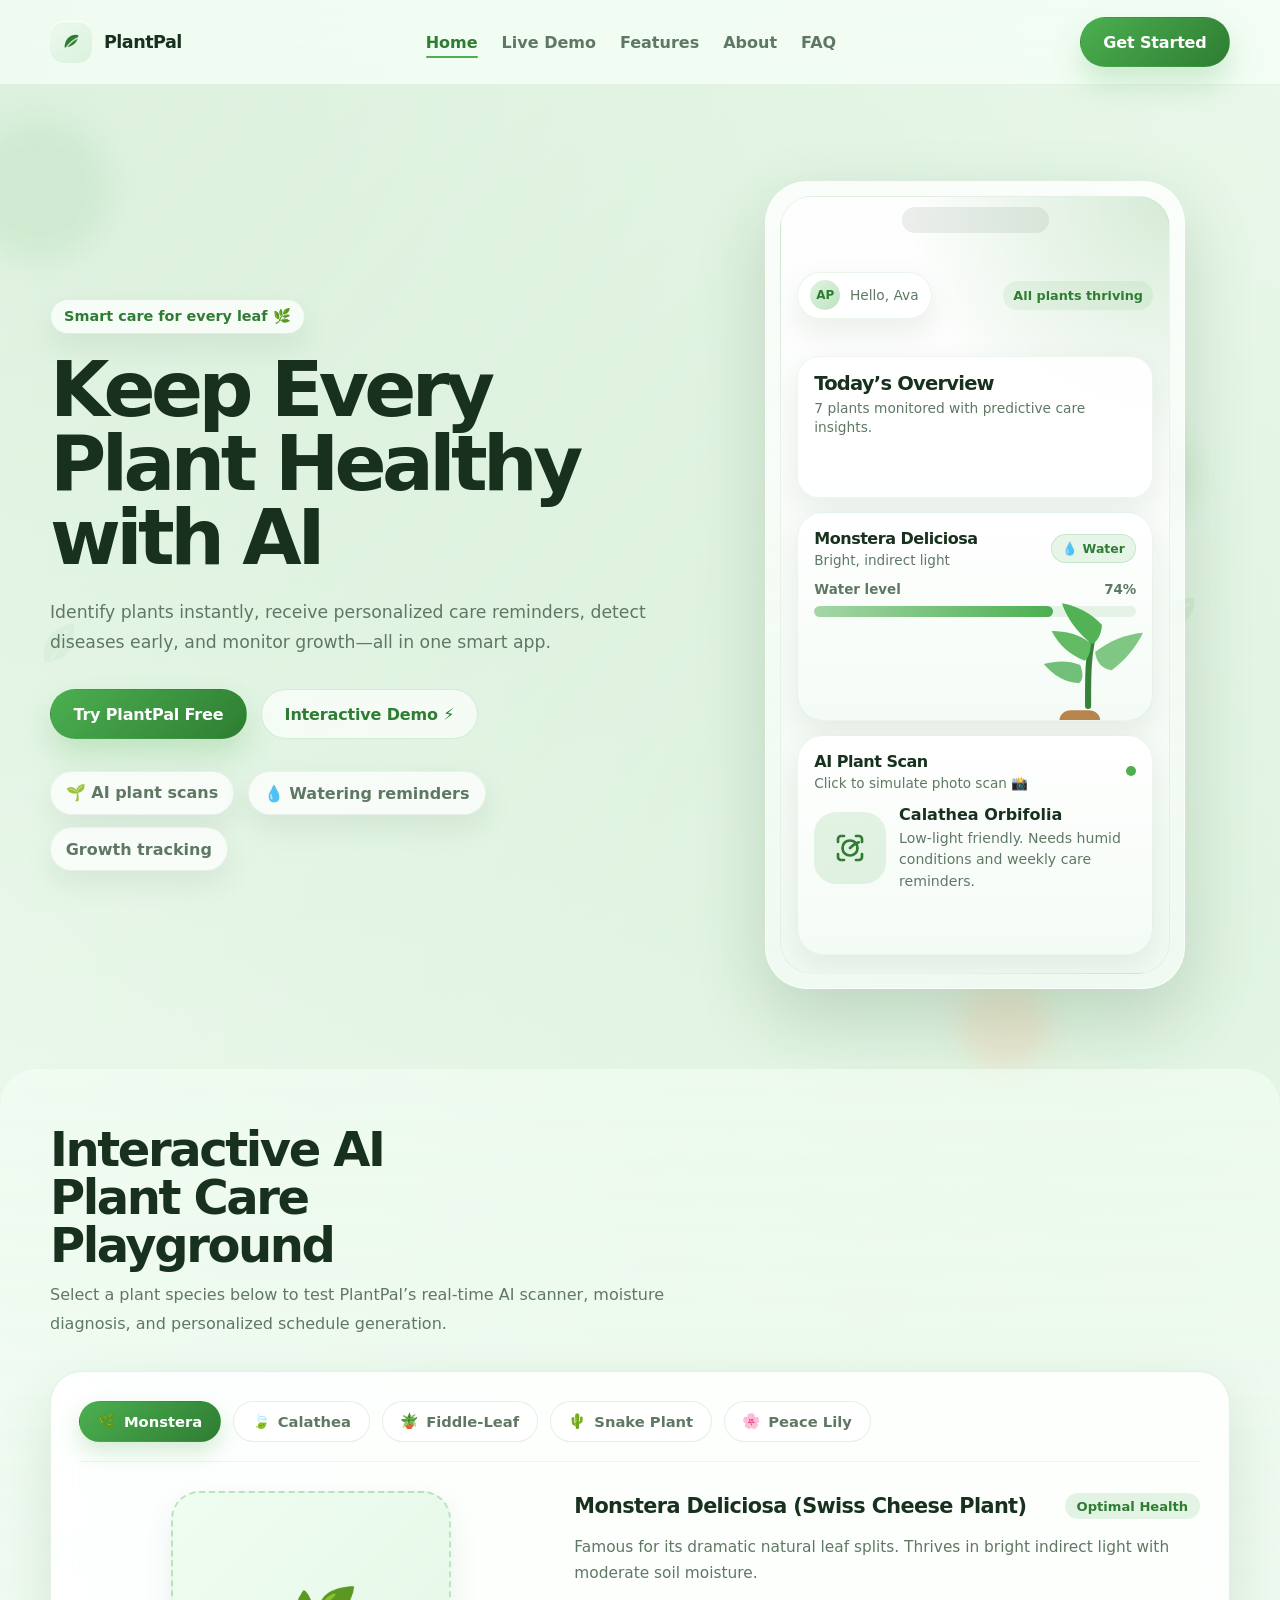
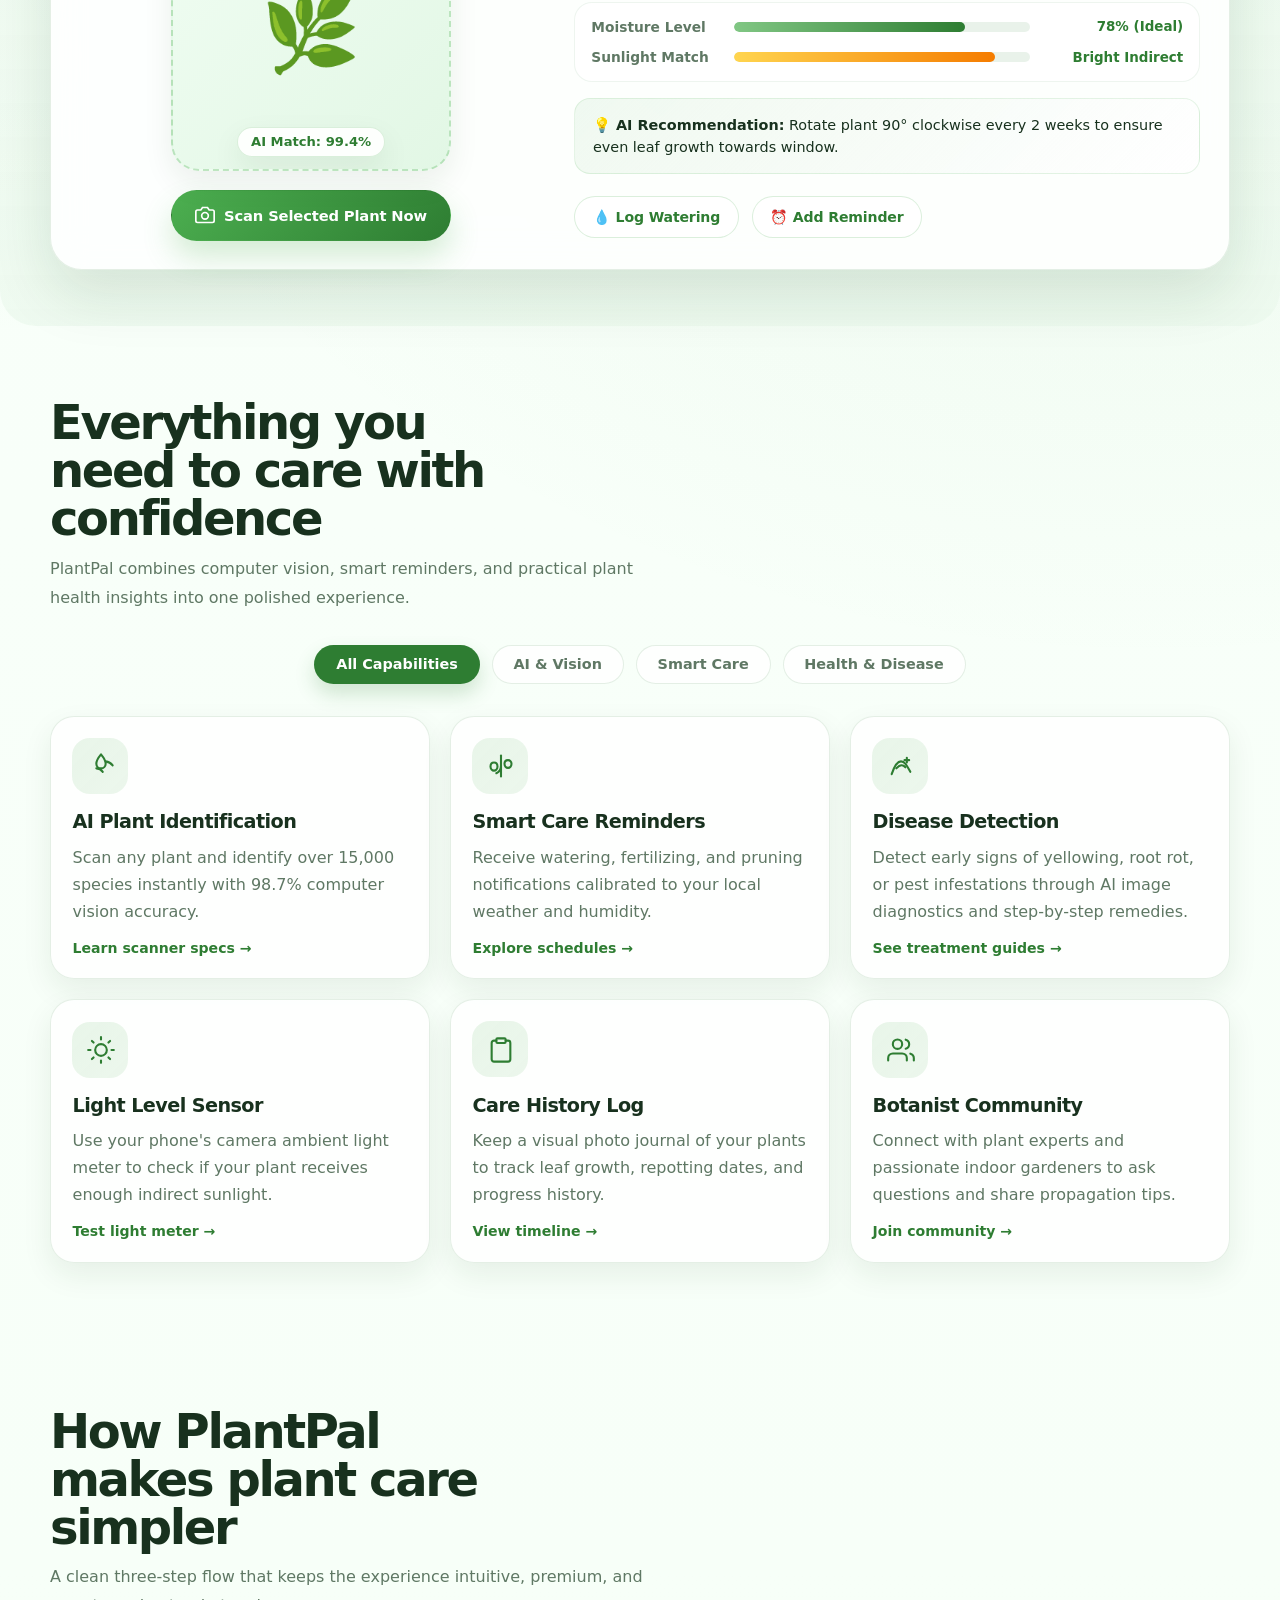
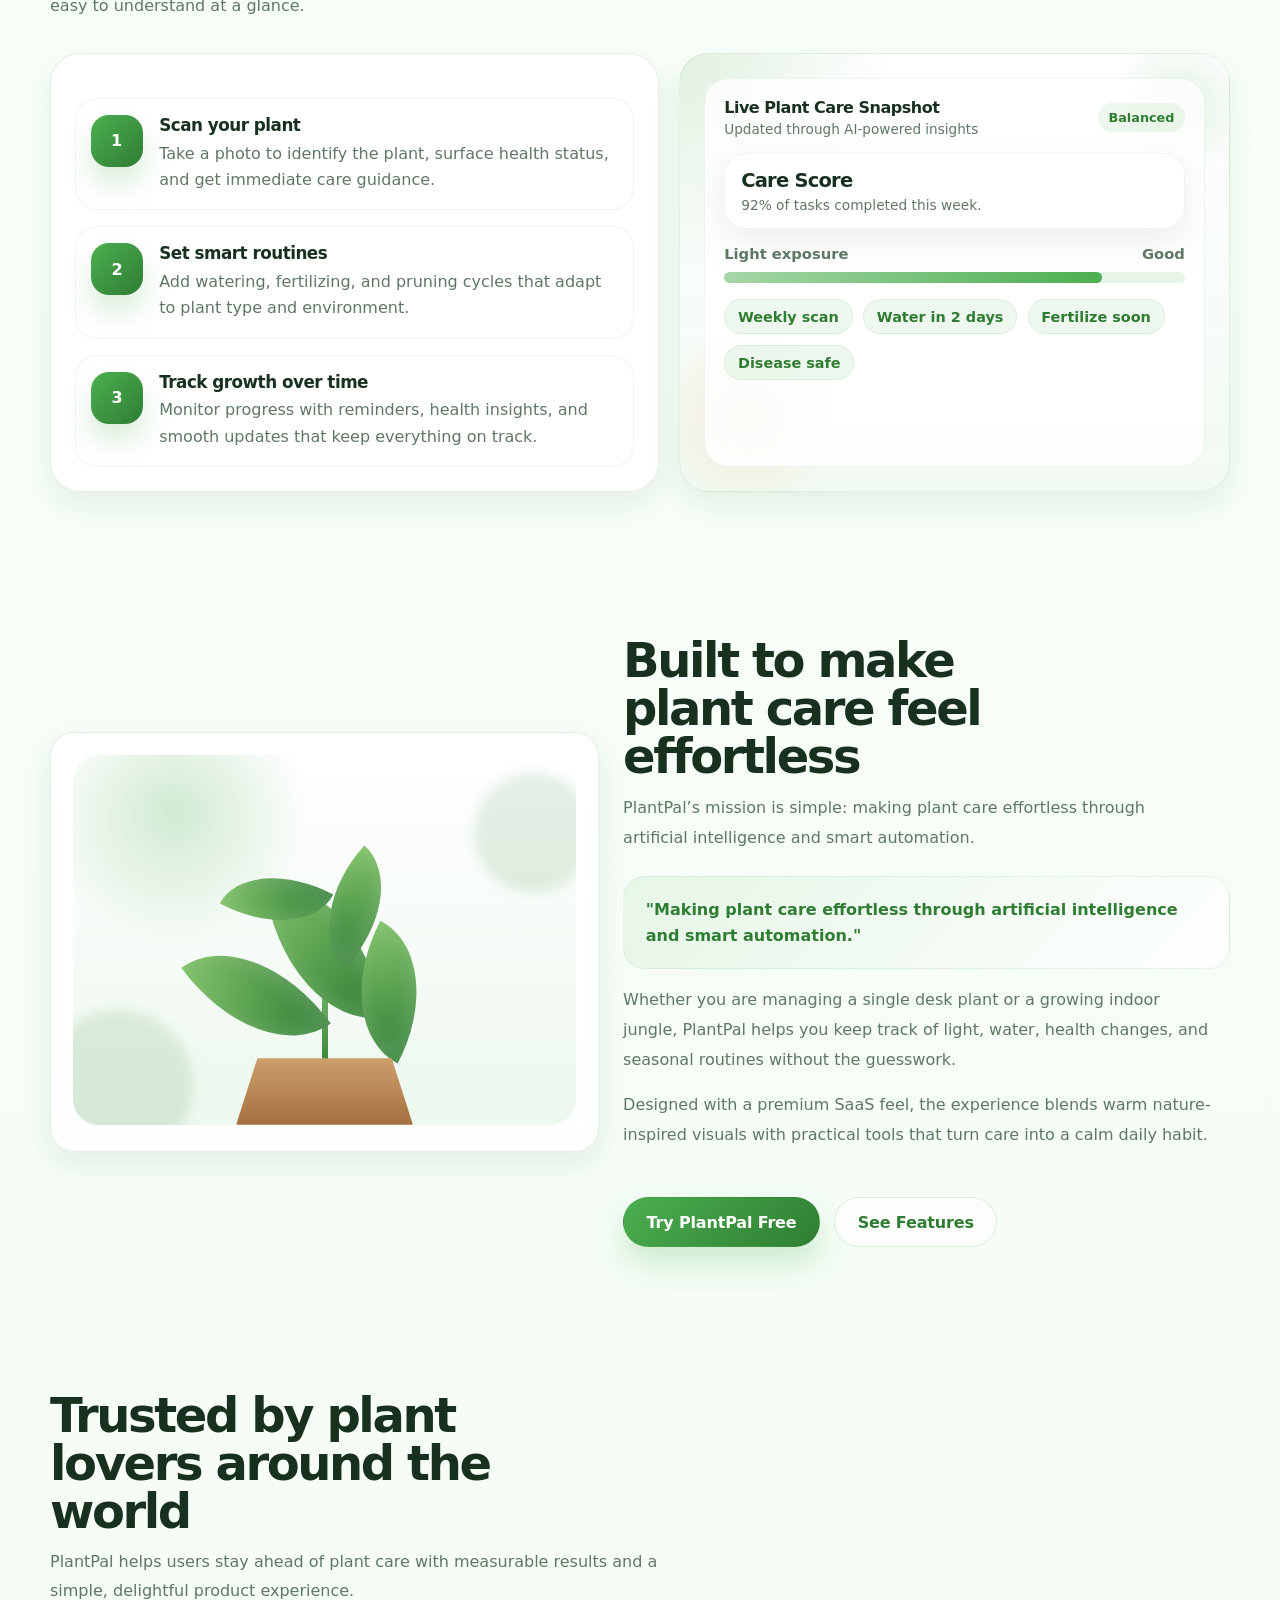
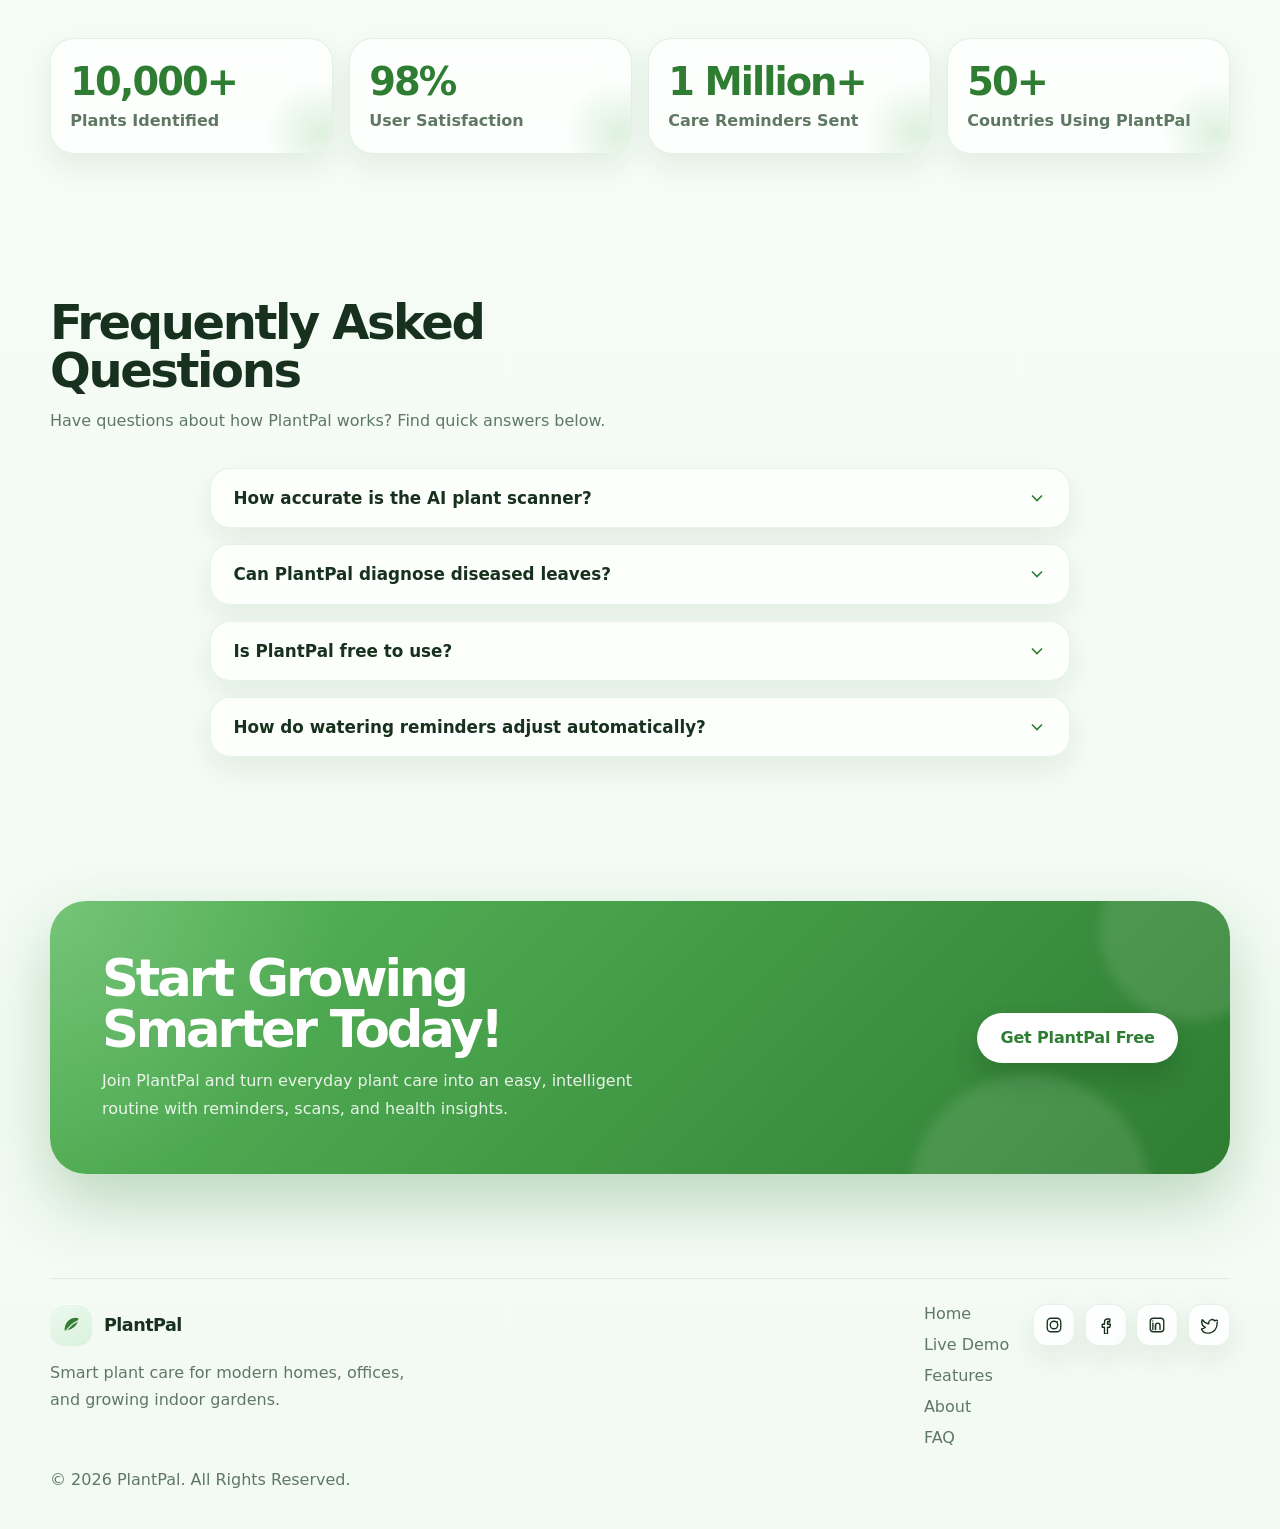
<file: WebDevelopment-Level_1-Task_1-LandingPage/index.html>
<!-- Task 1: Landing Page Web Application -->
<!DOCTYPE html>
<html lang="en">
<head>
  <meta charset="UTF-8" />
  <meta name="viewport" content="width=device-width, initial-scale=1.0" />
  <meta name="description" content="PlantPal is a smart plant care app landing page concept with AI identification, reminders, and disease detection." />
  <title>PlantPal - Smart Plant Care App</title>
  <link rel="stylesheet" href="style.css">
</head>
<body>
  <div class="noise"></div>
  <div class="decorative-orb orb-1"></div>
  <div class="decorative-orb orb-2"></div>
  <div class="decorative-orb orb-3"></div>
  <div class="leaf-float leaf-a" aria-hidden="true">
    <svg viewBox="0 0 64 64" fill="none">
      <path d="M50 9c-8 0-18 3-25 10S15 36 15 45c0 5 3 10 9 10 10 0 20-8 27-17 6-8 8-19 8-29-4 0-6 0-9 0Z" fill="rgba(76,175,80,0.65)"/>
      <path d="M21 46c8-9 15-17 31-26" stroke="white" stroke-opacity="0.6" stroke-width="2.2" stroke-linecap="round"/>
    </svg>
  </div>
  <div class="leaf-float leaf-b" aria-hidden="true">
    <svg viewBox="0 0 64 64" fill="none">
      <path d="M14 43c8 2 18-1 24-7s10-16 12-28C32 7 21 11 14 18S4 33 4 39c0 2 1 4 10 4Z" fill="rgba(165,214,167,0.95)"/>
      <path d="M12 41c10-6 19-15 28-27" stroke="white" stroke-opacity="0.65" stroke-width="2.2" stroke-linecap="round"/>
    </svg>
  </div>
  <div class="leaf-float leaf-c" aria-hidden="true">
    <svg viewBox="0 0 64 64" fill="none">
      <path d="M49 10c-12 2-23 11-28 22s-5 20 0 26c7-1 16-8 23-17 7-10 9-21 5-31Z" fill="rgba(76,175,80,0.55)"/>
      <path d="M18 48c5-8 12-16 26-29" stroke="white" stroke-opacity="0.6" stroke-width="2.2" stroke-linecap="round"/>
    </svg>
  </div>

  <header class="site-header">
    <div class="container">
      <div class="nav">
        <a class="brand" href="#home" aria-label="PlantPal home">
          <span class="brand-badge" aria-hidden="true">
            <svg width="22" height="22" viewBox="0 0 24 24" fill="none">
              <path d="M17.5 4.2c-5.8.1-9.9 3.1-11.8 9-.5 1.5-.7 3.1-.7 4.7 2.5 0 4.7-.4 6.5-1.2 4.9-2.1 7.8-6 8.7-11.8-1-.4-1.8-.7-2.7-.7Z" fill="#2E7D32"/>
              <path d="M7.5 17.2c3.8-4.6 7.7-7.8 11.8-9.6" stroke="#fff" stroke-opacity="0.7" stroke-width="1.6" stroke-linecap="round"/>
            </svg>
          </span>
          PlantPal
        </a>

        <nav class="menu" aria-label="Primary">
          <a href="#home" class="nav-link active">Home</a>
          <a href="#demo">Live Demo</a>
          <a href="#features">Features</a>
          <a href="#about">About</a>
          <a href="#faq">FAQ</a>
        </nav>

        <div class="nav-actions">
          <button class="btn btn-primary desktop-cta trigger-modal" id="openModalBtn">Get Started</button>
          <details class="mobile-nav">
            <summary aria-label="Toggle navigation">
              <svg width="22" height="22" viewBox="0 0 24 24" fill="none" stroke="currentColor" stroke-width="1.8" stroke-linecap="round">
                <path d="M4 7h16"/>
                <path d="M4 12h16"/>
                <path d="M4 17h16"/>
              </svg>
            </summary>
            <div class="mobile-nav-panel">
              <a href="#home">Home</a>
              <a href="#demo">Live Demo</a>
              <a href="#features">Features</a>
              <a href="#about">About</a>
              <a href="#faq">FAQ</a>
              <button class="btn btn-primary trigger-modal">Get Started</button>
            </div>
          </details>
        </div>
      </div>
    </div>
  </header>

  <main id="home">
    <section class="hero">
      <div class="container">
        <div class="hero-grid">
          <div class="hero-copy reveal">
            <div class="eyebrow">Smart care for every leaf 🌿</div>
            <h1>Keep Every Plant Healthy with AI</h1>
            <p>Identify plants instantly, receive personalized care reminders, detect diseases early, and monitor growth—all in one smart app.</p>
            <div class="hero-actions">
              <button class="btn btn-primary trigger-modal">Try PlantPal Free</button>
              <a class="btn btn-secondary" href="#demo">Interactive Demo ⚡</a>
            </div>
            <div class="hero-points" aria-label="Key benefits">
              <span class="chip clickable-chip" data-toast="🌱 AI Plant Scanner ready! Click on the phone screen to try scanning.">🌱 AI plant scans</span>
              <span class="chip clickable-chip" data-toast="💧 Smart reminders send notification when soil moisture drops below threshold.">💧 Watering reminders</span>
              <span class="chip clickable-chip" data-toast="📈 Track leaf count, height, and overall vitality over time.">Growth tracking</span>
            </div>
          </div>

          <div class="hero-visual reveal delay-1" aria-label="PlantPal smartphone mockup">
            <div class="floating-card float-1 clickable-badge" data-toast="🌟 Overall Garden Health: 98% (All plants in optimal condition!)">🌱 98% plant health score</div>
            <div class="floating-card float-2 clickable-badge" data-toast="💧 Reminder scheduled: Next watering on Tuesday, 10:00 AM.">💧 Water in 2 days</div>
            <div class="floating-card float-3 clickable-badge" data-toast="📷 Camera lens active: Point at plant to diagnose health.">🔎 AI scan ready</div>

            <div class="mockup-shell">
              <div class="mockup-screen">
                <div class="notch"></div>
                <div class="mockup-content">
                  <div class="mockup-top">
                    <div class="user-pill">
                      <span class="avatar">AP</span>
                      <span>Hello, Ava</span>
                    </div>
                    <div class="health-tag" id="mainHealthStatus">All plants thriving</div>
                  </div>

                  <div class="mini-stat">
                    <strong>Today’s Overview</strong>
                    <span id="overviewSubtitle">7 plants monitored with predictive care insights.</span>
                  </div>

                  <div class="plant-card hero-card" id="heroPlantCard">
                    <div class="plant-topline">
                      <div class="plant-title">
                        <strong id="activePlantName">Monstera Deliciosa</strong>
                        <span id="activePlantLight">Bright, indirect light</span>
                      </div>
                      <button class="action-mini-btn" id="waterBtn" title="Water Plant">💧 Water</button>
                    </div>
                    <div class="progress-row">
                      <div class="progress-label">
                        <span>Water level</span>
                        <span id="waterPercent">74%</span>
                      </div>
                      <div class="progress-bar">
                        <span id="waterBarFill" style="width: 74%;"></span>
                      </div>
                    </div>
                    <svg class="plant-art" viewBox="0 0 170 150" fill="none" aria-hidden="true">
                      <path d="M92 132c0-26-1-61 8-88" stroke="#2E7D32" stroke-width="7" stroke-linecap="round"/>
                      <path d="M96 61c-18-15-29-31-34-47 17 3 33 11 46 25-1 12-6 20-12 22Z" fill="#4CAF50"/>
                      <path d="M88 80c-16-6-29-17-38-34 17 0 32 4 45 14 0 11-3 17-7 20Z" fill="#5CB85C"/>
                      <path d="M100 70c17-13 35-20 55-22-8 17-20 31-36 43-11-2-17-8-19-21Z" fill="#7BC57F"/>
                      <path d="M81 106c-15-1-28-8-40-22 15-4 29-4 42 1 4 11 3 18-2 21Z" fill="#6DBD74"/>
                      <path d="M93 137h-21c-7 0-13 5-13 12h47c0-7-6-12-13-12Z" fill="#B57F47"/>
                    </svg>
                  </div>

                  <div class="plant-card scan-card interactive-scan-card" id="mockupScanTrigger" title="Click to trigger new AI scan">
                    <div class="scan-laser-line" id="scanLaser"></div>
                    <div class="plant-topline">
                      <div class="plant-title">
                        <strong id="scanTitleText">AI Plant Scan</strong>
                        <span id="scanSubText">Click to simulate photo scan 📸</span>
                      </div>
                      <span class="pulse-dot"></span>
                    </div>
                    <div class="scan-result">
                      <div class="scan-badge" aria-hidden="true">
                        <svg viewBox="0 0 24 24" fill="none" stroke="currentColor" stroke-width="1.8" stroke-linecap="round" stroke-linejoin="round">
                          <path d="M4 8V6a2 2 0 0 1 2-2h2"/>
                          <path d="M16 4h2a2 2 0 0 1 2 2v2"/>
                          <path d="M20 16v2a2 2 0 0 1-2 2h-2"/>
                          <path d="M8 20H6a2 2 0 0 1-2-2v-2"/>
                          <path d="M12 7c-2.8 0-5 2-5 5 0 3.2 2.5 5 5 5s5-1.8 5-5c0-3-2.2-5-5-5Z"/>
                          <path d="M12 12c1.7-1.7 3.6-2.9 5.8-3.8"/>
                        </svg>
                      </div>
                      <div class="scan-text">
                        <strong id="scanPlantName">Calathea Orbifolia</strong>
                        <span id="scanPlantDesc">Low-light friendly. Needs humid conditions and weekly care reminders.</span>
                      </div>
                    </div>
                  </div>
                </div>
              </div>
            </div>
          </div>
        </div>
      </div>
    </section>

    <!-- Interactive Demo Playground Section -->
    <section class="section demo-section" id="demo">
      <div class="container">
        <div class="section-header reveal">
          <h2>Interactive AI Plant Care Playground</h2>
          <p>Select a plant species below to test PlantPal’s real-time AI scanner, moisture diagnosis, and personalized schedule generation.</p>
        </div>

        <div class="demo-card reveal delay-1">
          <div class="demo-plant-selector">
            <button class="plant-select-btn active" data-plant="monstera">
              <span class="icon">🌿</span>
              <span>Monstera</span>
            </button>
            <button class="plant-select-btn" data-plant="calathea">
              <span class="icon">🍃</span>
              <span>Calathea</span>
            </button>
            <button class="plant-select-btn" data-plant="fiddle">
              <span class="icon">🪴</span>
              <span>Fiddle-Leaf</span>
            </button>
            <button class="plant-select-btn" data-plant="snake">
              <span class="icon">🌵</span>
              <span>Snake Plant</span>
            </button>
            <button class="plant-select-btn" data-plant="peace">
              <span class="icon">🌸</span>
              <span>Peace Lily</span>
            </button>
          </div>

          <div class="demo-display-grid">
            <div class="demo-visual-box">
              <div class="demo-scanner-frame" id="demoScannerFrame">
                <div class="scan-beam"></div>
                <div class="plant-emoji-display" id="demoPlantEmoji">🌿</div>
                <span class="scanner-badge" id="demoScanBadge">AI Match: 99.4%</span>
              </div>
              <button class="btn btn-primary scan-trigger-btn" id="runDemoScanBtn">
                <svg width="20" height="20" viewBox="0 0 24 24" fill="none" stroke="currentColor" stroke-width="2"><path d="M23 19a2 2 0 0 1-2 2H3a2 2 0 0 1-2-2V8a2 2 0 0 1 2-2h4l2-3h6l2 3h4a2 2 0 0 1 2 2z"/><circle cx="12" cy="13" r="4"/></svg>
                Scan Selected Plant Now
              </button>
            </div>

            <div class="demo-details-box">
              <div class="demo-header-info">
                <h3 id="demoPlantTitle">Monstera Deliciosa (Swiss Cheese Plant)</h3>
                <span class="tag-status healthy" id="demoHealthTag">Optimal Health</span>
              </div>

              <p class="demo-desc" id="demoPlantDesc">Famous for its dramatic natural leaf splits. Thrives in bright indirect light with moderate soil moisture.</p>

              <div class="metrics-grid">
                <div class="metric-item">
                  <span class="m-label">Moisture Level</span>
                  <div class="m-bar-wrap">
                    <div class="m-bar" id="demoMoistureBar" style="width: 78%;"></div>
                  </div>
                  <span class="m-val" id="demoMoistureVal">78% (Ideal)</span>
                </div>

                <div class="metric-item">
                  <span class="m-label">Sunlight Match</span>
                  <div class="m-bar-wrap">
                    <div class="m-bar light" id="demoLightBar" style="width: 88%;"></div>
                  </div>
                  <span class="m-val" id="demoLightVal">Bright Indirect</span>
                </div>
              </div>

              <div class="ai-tip-box">
                <strong>💡 AI Recommendation:</strong>
                <span id="demoAiTip">Rotate plant 90° clockwise every 2 weeks to ensure even leaf growth towards window.</span>
              </div>

              <div class="demo-actions-row">
                <button class="btn btn-secondary interactive-act-btn" id="demoWaterAction">💧 Log Watering</button>
                <button class="btn btn-secondary interactive-act-btn" id="demoRemindAction">⏰ Add Reminder</button>
              </div>
            </div>
          </div>
        </div>
      </div>
    </section>

    <!-- Filterable Features Section -->
    <section class="section" id="features">
      <div class="container">
        <div class="section-header reveal">
          <h2>Everything you need to care with confidence</h2>
          <p>PlantPal combines computer vision, smart reminders, and practical plant health insights into one polished experience.</p>
        </div>

        <!-- Filter Tabs -->
        <div class="filter-tabs reveal">
          <button class="tab-btn active" data-filter="all">All Capabilities</button>
          <button class="tab-btn" data-filter="ai">AI & Vision</button>
          <button class="tab-btn" data-filter="care">Smart Care</button>
          <button class="tab-btn" data-filter="health">Health & Disease</button>
        </div>

        <div class="feature-grid" id="featureGrid">
          <article class="feature-card reveal delay-1" data-category="ai">
            <div class="icon-wrap" aria-hidden="true">
              <svg width="28" height="28" viewBox="0 0 24 24" fill="none" stroke="currentColor" stroke-width="1.8" stroke-linecap="round" stroke-linejoin="round">
                <path d="M12 2c2.5 3 4 5.2 4 8a4 4 0 1 1-8 0c0-2.8 1.5-5 4-8Z"/>
                <path d="M8 14c2.2 0 4.2 1.1 5.5 3"/>
                <path d="M16 8c2.5.3 4.6 1.5 6 3.5"/>
              </svg>
            </div>
            <h3>AI Plant Identification</h3>
            <p>Scan any plant and identify over 15,000 species instantly with 98.7% computer vision accuracy.</p>
            <button class="feature-link-btn trigger-modal">Learn scanner specs →</button>
          </article>

          <article class="feature-card reveal delay-2" data-category="care">
            <div class="icon-wrap" aria-hidden="true">
              <svg width="28" height="28" viewBox="0 0 24 24" fill="none" stroke="currentColor" stroke-width="1.8" stroke-linecap="round" stroke-linejoin="round">
                <path d="M12 3v18"/>
                <path d="M6 9c2 0 3 1.5 3 3.5S7.5 16 6 16s-3-1.5-3-3.5S4 9 6 9Z"/>
                <path d="M18 7c1.7 0 3 1.4 3 3.1 0 2-1.3 3.5-3 3.5s-3-1.5-3-3.5S16.3 7 18 7Z"/>
                <path d="M12 12c0 3-1.7 5.1-4 6.2"/>
              </svg>
            </div>
            <h3>Smart Care Reminders</h3>
            <p>Receive watering, fertilizing, and pruning notifications calibrated to your local weather and humidity.</p>
            <button class="feature-link-btn trigger-modal">Explore schedules →</button>
          </article>

          <article class="feature-card reveal delay-3" data-category="health">
            <div class="icon-wrap" aria-hidden="true">
              <svg width="28" height="28" viewBox="0 0 24 24" fill="none" stroke="currentColor" stroke-width="1.8" stroke-linecap="round" stroke-linejoin="round">
                <path d="M4 19c2.5-7.5 5.2-11 8-11 3 0 4.6 2.8 8 9"/>
                <path d="M8 14c1.7-1.8 3.2-2.7 4.5-2.7 1.2 0 2.1.4 3.3 1.8"/>
                <path d="M17 5v4"/>
                <path d="M19 7h-4"/>
              </svg>
            </div>
            <h3>Disease Detection</h3>
            <p>Detect early signs of yellowing, root rot, or pest infestations through AI image diagnostics and step-by-step remedies.</p>
            <button class="feature-link-btn trigger-modal">See treatment guides →</button>
          </article>

          <article class="feature-card reveal delay-1" data-category="ai">
            <div class="icon-wrap" aria-hidden="true">
              <svg width="28" height="28" viewBox="0 0 24 24" fill="none" stroke="currentColor" stroke-width="1.8" stroke-linecap="round" stroke-linejoin="round">
                <circle cx="12" cy="12" r="5"/>
                <path d="M12 1v2M12 21v2M4.22 4.22l1.42 1.42M18.36 18.36l1.42 1.42M1 12h2M21 12h2M4.22 19.78l1.42-1.42M18.36 5.64l1.42-1.42"/>
              </svg>
            </div>
            <h3>Light Level Sensor</h3>
            <p>Use your phone's camera ambient light meter to check if your plant receives enough indirect sunlight.</p>
            <button class="feature-link-btn trigger-modal">Test light meter →</button>
          </article>

          <article class="feature-card reveal delay-2" data-category="care">
            <div class="icon-wrap" aria-hidden="true">
              <svg width="28" height="28" viewBox="0 0 24 24" fill="none" stroke="currentColor" stroke-width="1.8" stroke-linecap="round" stroke-linejoin="round">
                <path d="M16 4h2a2 2 0 0 1 2 2v14a2 2 0 0 1-2 2H6a2 2 0 0 1-2-2V6a2 2 0 0 1 2-2h2"/>
                <path d="M15 2H9a1 1 0 0 0-1 1v2a1 1 0 0 0 1 1h6a1 1 0 0 0 1-1V3a1 1 0 0 0-1-1Z"/>
              </svg>
            </div>
            <h3>Care History Log</h3>
            <p>Keep a visual photo journal of your plants to track leaf growth, repotting dates, and progress history.</p>
            <button class="feature-link-btn trigger-modal">View timeline →</button>
          </article>

          <article class="feature-card reveal delay-3" data-category="health">
            <div class="icon-wrap" aria-hidden="true">
              <svg width="28" height="28" viewBox="0 0 24 24" fill="none" stroke="currentColor" stroke-width="1.8" stroke-linecap="round" stroke-linejoin="round">
                <path d="M17 21v-2a4 4 0 0 0-4-4H5a4 4 0 0 0-4 4v2"/>
                <circle cx="9" cy="7" r="4"/>
                <path d="M23 21v-2a4 4 0 0 0-3-3.87"/>
                <path d="M16 3.13a4 4 0 0 1 0 7.75"/>
              </svg>
            </div>
            <h3>Botanist Community</h3>
            <p>Connect with plant experts and passionate indoor gardeners to ask questions and share propagation tips.</p>
            <button class="feature-link-btn trigger-modal">Join community →</button>
          </article>
        </div>
      </div>
    </section>

    <section class="section" id="how-it-works">
      <div class="container">
        <div class="section-header reveal">
          <h2>How PlantPal makes plant care simpler</h2>
          <p>A clean three-step flow that keeps the experience intuitive, premium, and easy to understand at a glance.</p>
        </div>
        <div class="process-grid">
          <div class="process-card reveal delay-1">
            <div class="process-steps">
              <article class="process-step clickable-step" data-step="1">
                <div class="process-step-number">1</div>
                <div>
                  <h3>Scan your plant</h3>
                  <p>Take a photo to identify the plant, surface health status, and get immediate care guidance.</p>
                </div>
              </article>
              <article class="process-step clickable-step" data-step="2">
                <div class="process-step-number">2</div>
                <div>
                  <h3>Set smart routines</h3>
                  <p>Add watering, fertilizing, and pruning cycles that adapt to plant type and environment.</p>
                </div>
              </article>
              <article class="process-step clickable-step" data-step="3">
                <div class="process-step-number">3</div>
                <div>
                  <h3>Track growth over time</h3>
                  <p>Monitor progress with reminders, health insights, and smooth updates that keep everything on track.</p>
                </div>
              </article>
            </div>
          </div>

          <aside class="process-preview reveal delay-2" aria-label="PlantPal dashboard summary">
            <div class="process-preview-card">
              <div class="plant-topline" style="margin-bottom: 0;">
                <div class="plant-title">
                  <strong>Live Plant Care Snapshot</strong>
                  <span>Updated through AI-powered insights</span>
                </div>
                <div class="health-tag">Balanced</div>
              </div>

              <div class="mini-stat">
                <strong>Care Score</strong>
                <span>92% of tasks completed this week.</span>
              </div>

              <div class="process-meter">
                <div class="process-meter-label"><span>Light exposure</span><span>Good</span></div>
                <div class="progress-bar"><span style="width: 82%;"></span></div>
              </div>

              <div class="process-pill-row" aria-label="Plant care tags">
                <span class="process-pill clickable-badge" data-toast="✨ Last scan: 2 hours ago (All clear)">Weekly scan</span>
                <span class="process-pill clickable-badge" data-toast="💧 Water alert set for Thursday morning">Water in 2 days</span>
                <span class="process-pill clickable-badge" data-toast="🌱 Organic fertilizer recommended next week">Fertilize soon</span>
                <span class="process-pill clickable-badge" data-toast="🛡️ No pests or fungal spots detected">Disease safe</span>
              </div>
            </div>
          </aside>
        </div>
      </div>
    </section>

    <section class="section" id="about">
      <div class="container">
        <div class="about-grid">
          <div class="about-card reveal">
            <div class="plant-room" id="interactivePlantRoom" title="Click to watch plant grow! 🌱" aria-label="Illustration of indoor plants">
              <div class="plant-scene">
                <div class="stem"></div>
                <div class="plant-leaf leaf-1"></div>
                <div class="plant-leaf leaf-2"></div>
                <div class="plant-leaf leaf-3"></div>
                <div class="plant-leaf leaf-4"></div>
                <div class="plant-leaf leaf-5"></div>
                <div class="plant-pot"></div>
              </div>
            </div>
          </div>
          <div class="about-copy reveal delay-1">
            <div class="section-header" style="margin-bottom: 0;">
              <h2>Built to make plant care feel effortless</h2>
              <p>PlantPal’s mission is simple: making plant care effortless through artificial intelligence and smart automation.</p>
            </div>
            <div class="quote-box">
              "Making plant care effortless through artificial intelligence and smart automation."
            </div>
            <p>Whether you are managing a single desk plant or a growing indoor jungle, PlantPal helps you keep track of light, water, health changes, and seasonal routines without the guesswork.</p>
            <p>Designed with a premium SaaS feel, the experience blends warm nature-inspired visuals with practical tools that turn care into a calm daily habit.</p>
            <div class="hero-actions">
              <button class="btn btn-primary trigger-modal">Try PlantPal Free</button>
              <a class="btn btn-secondary" href="#features">See Features</a>
            </div>
          </div>
        </div>
      </div>
    </section>

    <section class="section">
      <div class="container">
        <div class="section-header reveal">
          <h2>Trusted by plant lovers around the world</h2>
          <p>PlantPal helps users stay ahead of plant care with measurable results and a simple, delightful product experience.</p>
        </div>
        <div class="stats-grid">
          <article class="stat-card reveal delay-1 counter-card">
            <span class="stat-value" data-target="10000">10,000+</span>
            <span class="stat-label">Plants Identified</span>
          </article>
          <article class="stat-card reveal delay-2 counter-card">
            <span class="stat-value" data-target="98">98%</span>
            <span class="stat-label">User Satisfaction</span>
          </article>
          <article class="stat-card reveal delay-3 counter-card">
            <span class="stat-value" data-target="1000000">1 Million+</span>
            <span class="stat-label">Care Reminders Sent</span>
          </article>
          <article class="stat-card reveal delay-3 counter-card">
            <span class="stat-value" data-target="50">50+</span>
            <span class="stat-label">Countries Using PlantPal</span>
          </article>
        </div>
      </div>
    </section>

    <!-- FAQ Accordion Section -->
    <section class="section" id="faq">
      <div class="container">
        <div class="section-header reveal">
          <h2>Frequently Asked Questions</h2>
          <p>Have questions about how PlantPal works? Find quick answers below.</p>
        </div>

        <div class="faq-accordion reveal delay-1">
          <details class="faq-item">
            <summary>
              <span>How accurate is the AI plant scanner?</span>
              <svg class="faq-icon" width="20" height="20" viewBox="0 0 24 24" fill="none" stroke="currentColor" stroke-width="2"><path d="M6 9l6 6 6-6"/></svg>
            </summary>
            <div class="faq-content">
              <p>PlantPal's neural vision model achieves over 98.7% accuracy across 15,000+ plant species, including succulents, tropical houseplants, and outdoor flowers.</p>
            </div>
          </details>

          <details class="faq-item">
            <summary>
              <span>Can PlantPal diagnose diseased leaves?</span>
              <svg class="faq-icon" width="20" height="20" viewBox="0 0 24 24" fill="none" stroke="currentColor" stroke-width="2"><path d="M6 9l6 6 6-6"/></svg>
            </summary>
            <div class="faq-content">
              <p>Yes! Take a photo of any discolored, spotted, or wilting leaves. The app analyzes symptoms and recommends targeted organic treatments, light adjustments, or soil care.</p>
            </div>
          </details>

          <details class="faq-item">
            <summary>
              <span>Is PlantPal free to use?</span>
              <svg class="faq-icon" width="20" height="20" viewBox="0 0 24 24" fill="none" stroke="currentColor" stroke-width="2"><path d="M6 9l6 6 6-6"/></svg>
            </summary>
            <div class="faq-content">
              <p>PlantPal offers a generous free tier with unlimited plant identification and watering schedules. Premium features include disease treatment plans and cloud history backup.</p>
            </div>
          </details>

          <details class="faq-item">
            <summary>
              <span>How do watering reminders adjust automatically?</span>
              <svg class="faq-icon" width="20" height="20" viewBox="0 0 24 24" fill="none" stroke="currentColor" stroke-width="2"><path d="M6 9l6 6 6-6"/></svg>
            </summary>
            <div class="faq-content">
              <p>Our app syncs with local weather APIs to track temperature, humidity, and rainfall, dynamically spacing out watering alerts during humid or cold periods.</p>
            </div>
          </details>
        </div>
      </div>
    </section>

    <section class="section">
      <div class="container">
        <div class="cta-banner reveal">
          <div>
            <h2>Start Growing Smarter Today!</h2>
            <p>Join PlantPal and turn everyday plant care into an easy, intelligent routine with reminders, scans, and health insights.</p>
          </div>
          <button class="btn btn-light trigger-modal">Get PlantPal Free</button>
        </div>
      </div>
    </section>
  </main>

  <footer class="footer">
    <div class="container">
      <div class="footer-card">
        <div class="footer-brand">
          <a class="brand" href="#home">
            <span class="brand-badge" aria-hidden="true">
              <svg width="22" height="22" viewBox="0 0 24 24" fill="none">
                <path d="M17.5 4.2c-5.8.1-9.9 3.1-11.8 9-.5 1.5-.7 3.1-.7 4.7 2.5 0 4.7-.4 6.5-1.2 4.9-2.1 7.8-6 8.7-11.8-1-.4-1.8-.7-2.7-.7Z" fill="#2E7D32"/>
                <path d="M7.5 17.2c3.8-4.6 7.7-7.8 11.8-9.6" stroke="#fff" stroke-opacity="0.7" stroke-width="1.6" stroke-linecap="round"/>
              </svg>
            </span>
            PlantPal
          </a>
          <p>Smart plant care for modern homes, offices, and growing indoor gardens.</p>
        </div>

        <div class="footer-links" aria-label="Quick Links">
          <a href="#home">Home</a>
          <a href="#demo">Live Demo</a>
          <a href="#features">Features</a>
          <a href="#about">About</a>
          <a href="#faq">FAQ</a>
        </div>

        <div>
          <div class="social-links" aria-label="Social media links">
            <a class="social-link clickable-badge" data-toast="Follow @PlantPalApp on Instagram!" href="#" aria-label="Instagram">
              <svg width="18" height="18" viewBox="0 0 24 24" fill="none" stroke="currentColor" stroke-width="1.8" stroke-linecap="round" stroke-linejoin="round">
                <rect x="3" y="3" width="18" height="18" rx="5"/>
                <path d="M16.5 7.5h.01"/>
                <path d="M7 12a5 5 0 1 0 10 0 5 5 0 0 0-10 0Z"/>
              </svg>
            </a>
            <a class="social-link clickable-badge" data-toast="Join PlantPal Community on Facebook!" href="#" aria-label="Facebook">
              <svg width="18" height="18" viewBox="0 0 24 24" fill="none" stroke="currentColor" stroke-width="1.8" stroke-linecap="round" stroke-linejoin="round">
                <path d="M14 8h3V4h-3c-2.2 0-4 1.8-4 4v3H7v4h3v9h4v-9h3l1-4h-4V8c0-.6.4-1 1-1Z"/>
              </svg>
            </a>
            <a class="social-link clickable-badge" data-toast="Connect with PlantPal team on LinkedIn!" href="#" aria-label="LinkedIn">
              <svg width="18" height="18" viewBox="0 0 24 24" fill="none" stroke="currentColor" stroke-width="1.8" stroke-linecap="round" stroke-linejoin="round">
                <path d="M6.5 9.5V18"/>
                <path d="M6.5 6.5v.1"/>
                <path d="M10 18v-5.2c0-2 1.2-3.3 3-3.3s3 1.3 3 3.3V18"/>
                <path d="M10 12.3V18"/>
                <rect x="3" y="3" width="18" height="18" rx="4"/>
              </svg>
            </a>
            <a class="social-link clickable-badge" data-toast="Follow @PlantPalApp on X (Twitter)!" href="#" aria-label="Twitter">
              <svg width="18" height="18" viewBox="0 0 24 24" fill="none" stroke="currentColor" stroke-width="1.8" stroke-linecap="round" stroke-linejoin="round">
                <path d="M22 5.5c-.8.4-1.7.7-2.6.8a4.5 4.5 0 0 0-7.7 4.1A12.8 12.8 0 0 1 3 4.9s-3 6.8 4 10.4c-1.6 1.1-3.4 1.8-5 2 1.5 4.4 5.6 5.7 9 5.5 7.9-.4 12.2-6.8 11.7-13v-.6c.8-.6 1.6-1.2 2.3-2Z"/>
              </svg>
            </a>
          </div>
        </div>
      </div>
      <p class="footer-copy" style="margin-top: 1.4rem;">© 2026 PlantPal. All Rights Reserved.</p>
    </div>
  </footer>

  <!-- Interactive Get Started Modal -->
  <div class="modal-overlay" id="appModal" aria-hidden="true">
    <div class="modal-card">
      <button class="modal-close" id="modalCloseBtn" aria-label="Close modal">&times;</button>
      <div class="modal-header">
        <span class="brand-badge inline-badge">🌿</span>
        <h3>Get Started with PlantPal</h3>
        <p>Try the smart plant care app free for 14 days. No credit card required!</p>
      </div>

      <form class="modal-form" id="getStartedForm">
        <div class="form-group">
          <label for="userNameInput">Your Name</label>
          <input type="text" id="userNameInput" placeholder="e.g. Ava Patel" required />
        </div>
        <div class="form-group">
          <label for="userEmailInput">Email Address</label>
          <input type="email" id="userEmailInput" placeholder="e.g. ava@example.com" required />
        </div>
        <div class="form-group">
          <label for="plantCountSelect">How many plants do you have?</label>
          <select id="plantCountSelect">
            <option value="1-3">1 - 3 plants (Beginner)</option>
            <option value="4-10" selected>4 - 10 plants (Enthusiast)</option>
            <option value="10+">10+ plants (Indoor Jungle)</option>
          </select>
        </div>
        <button type="submit" class="btn btn-primary form-submit-btn">✨ Launch My Smart Garden</button>
      </form>

      <div class="modal-footer-notes">
        <span>Available on iOS, Android & Web</span>
      </div>
    </div>
  </div>

  <!-- Toast Notification System Container -->
  <div class="toast-container" id="toastContainer"></div>

  <script src="script.js"></script>
</body>
</html>
</file>
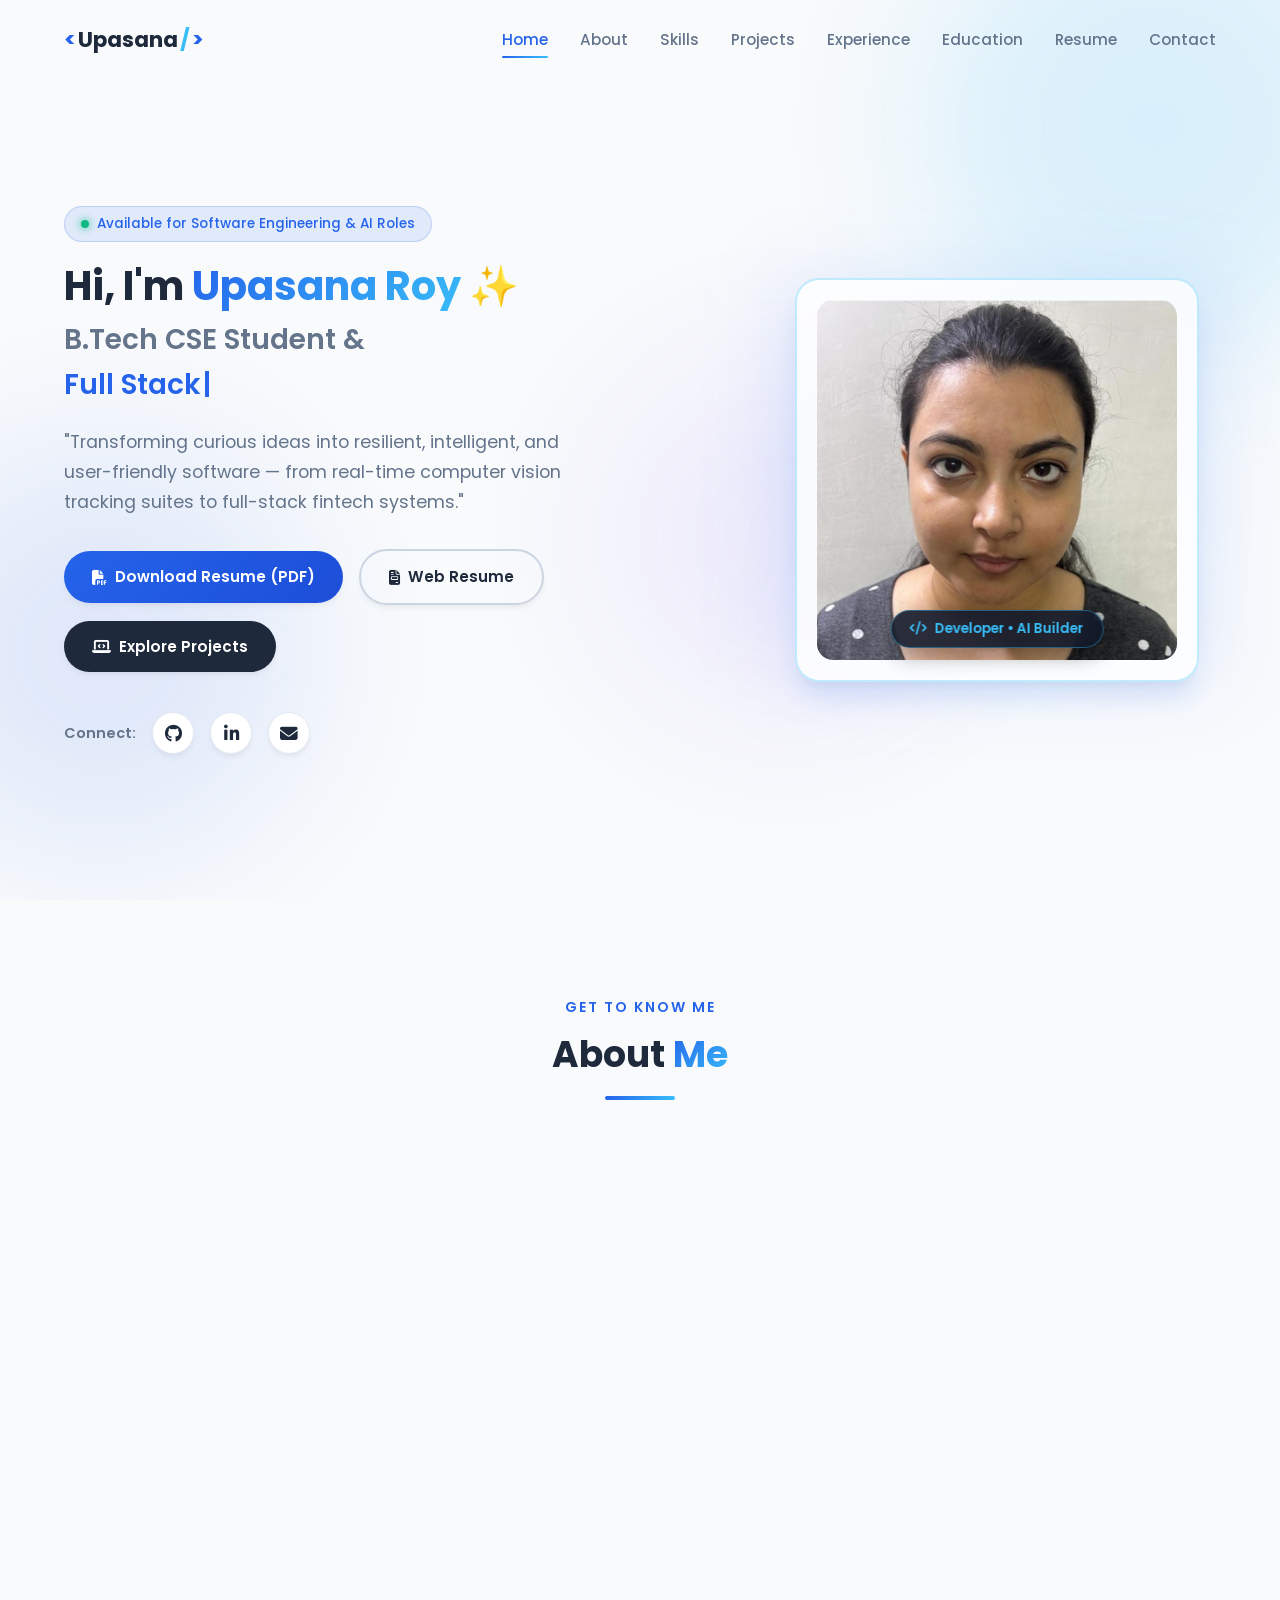
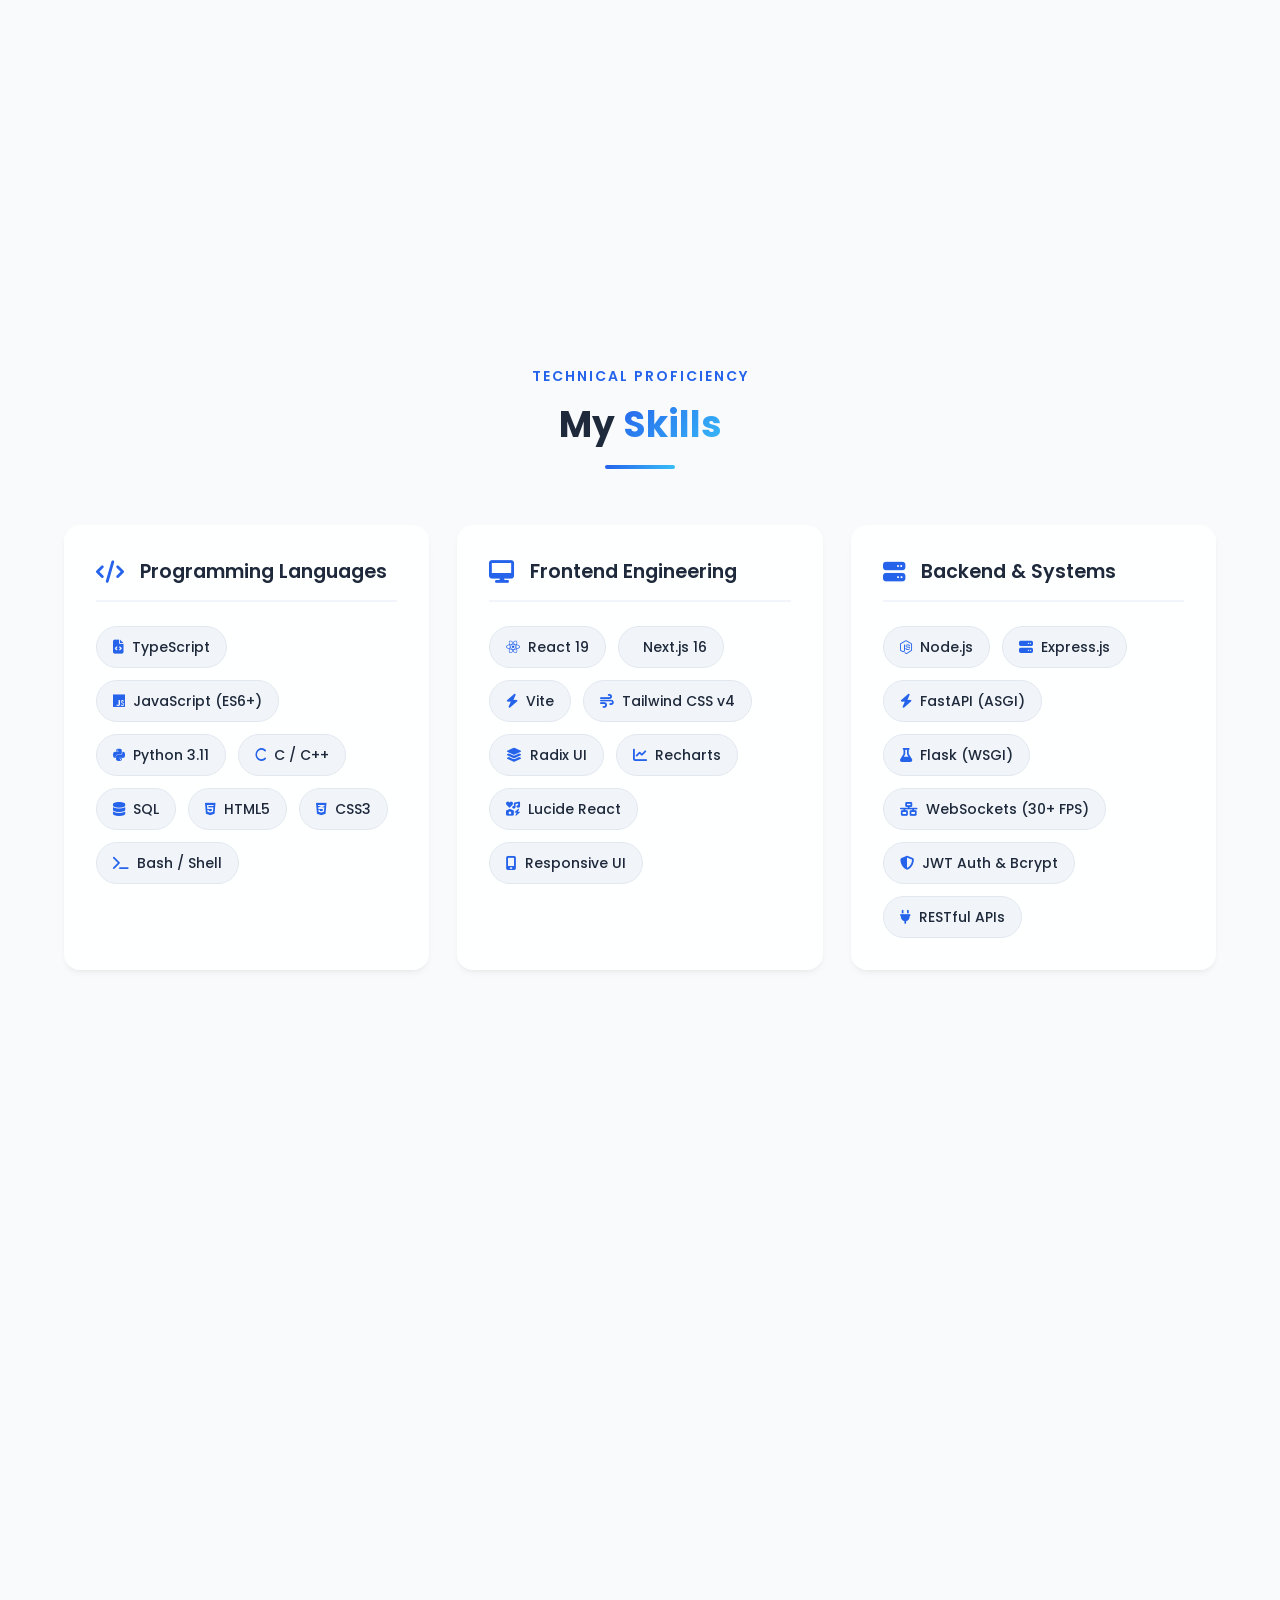
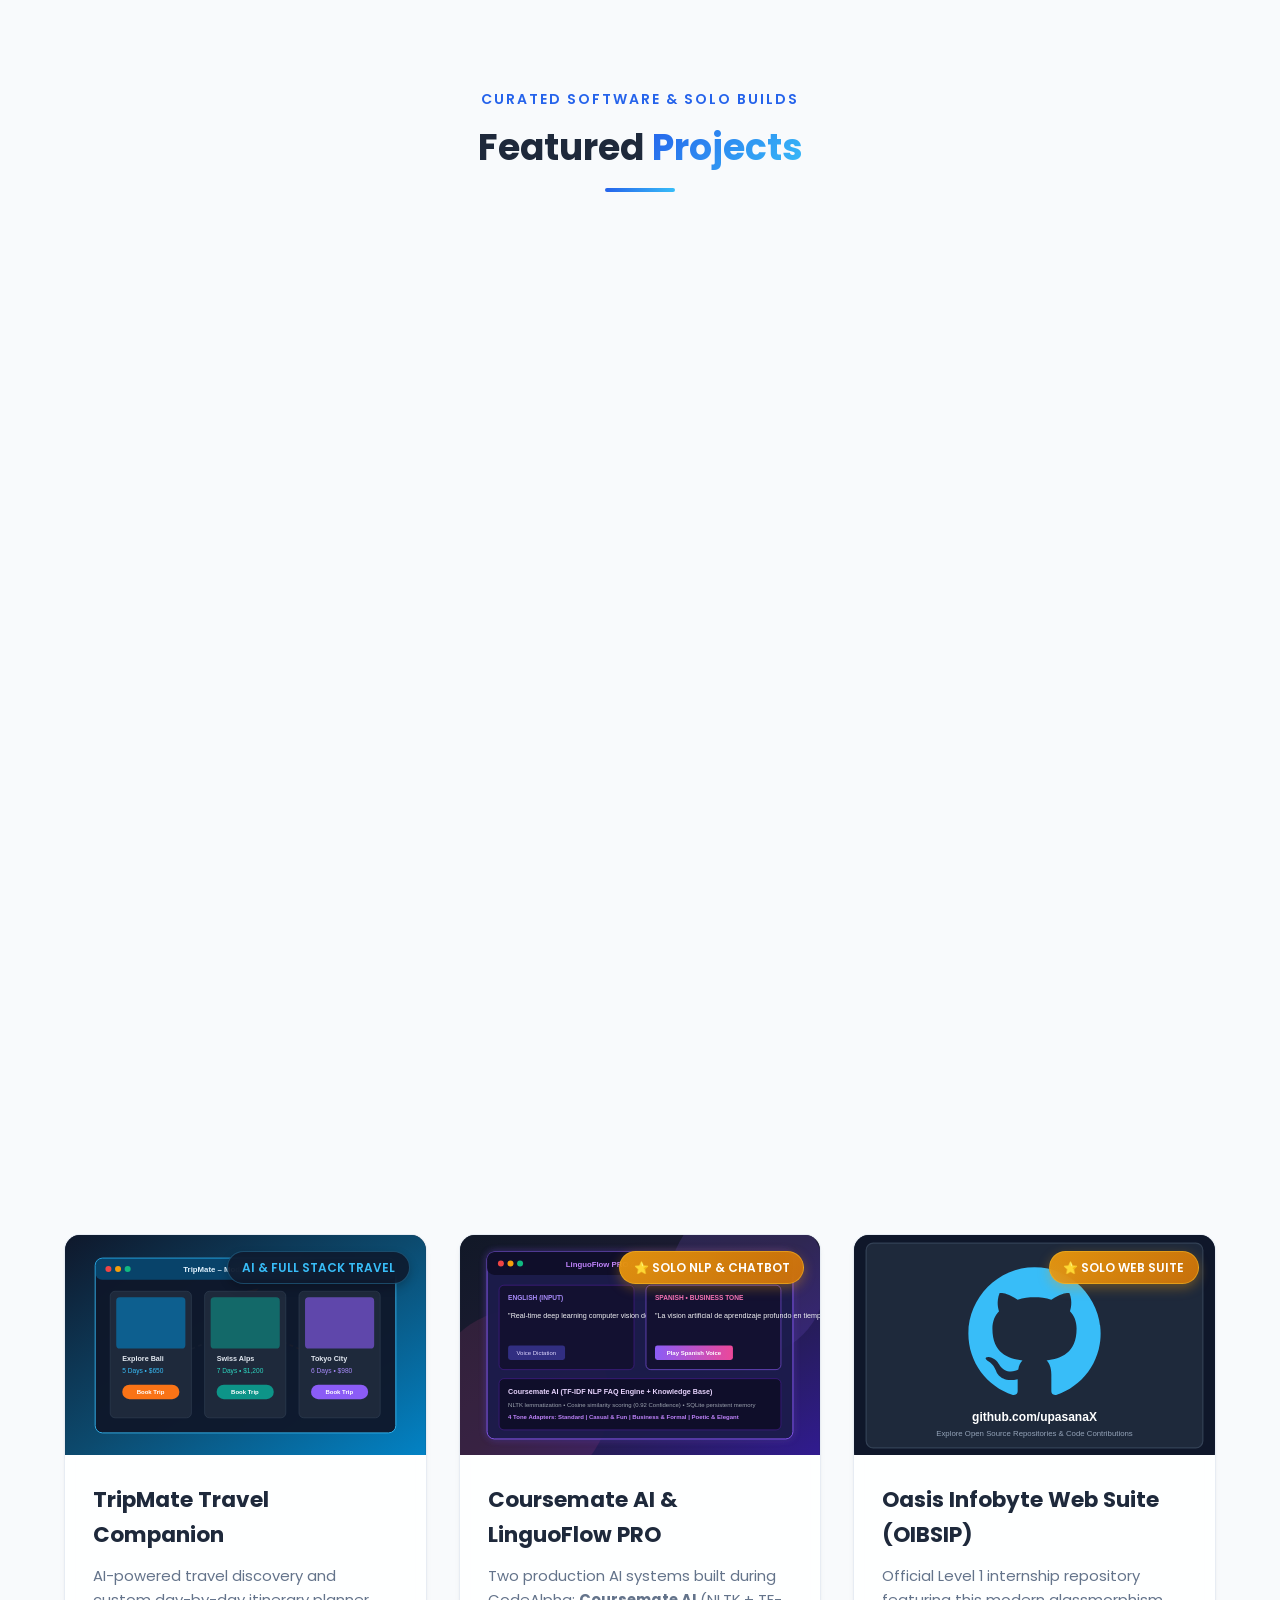
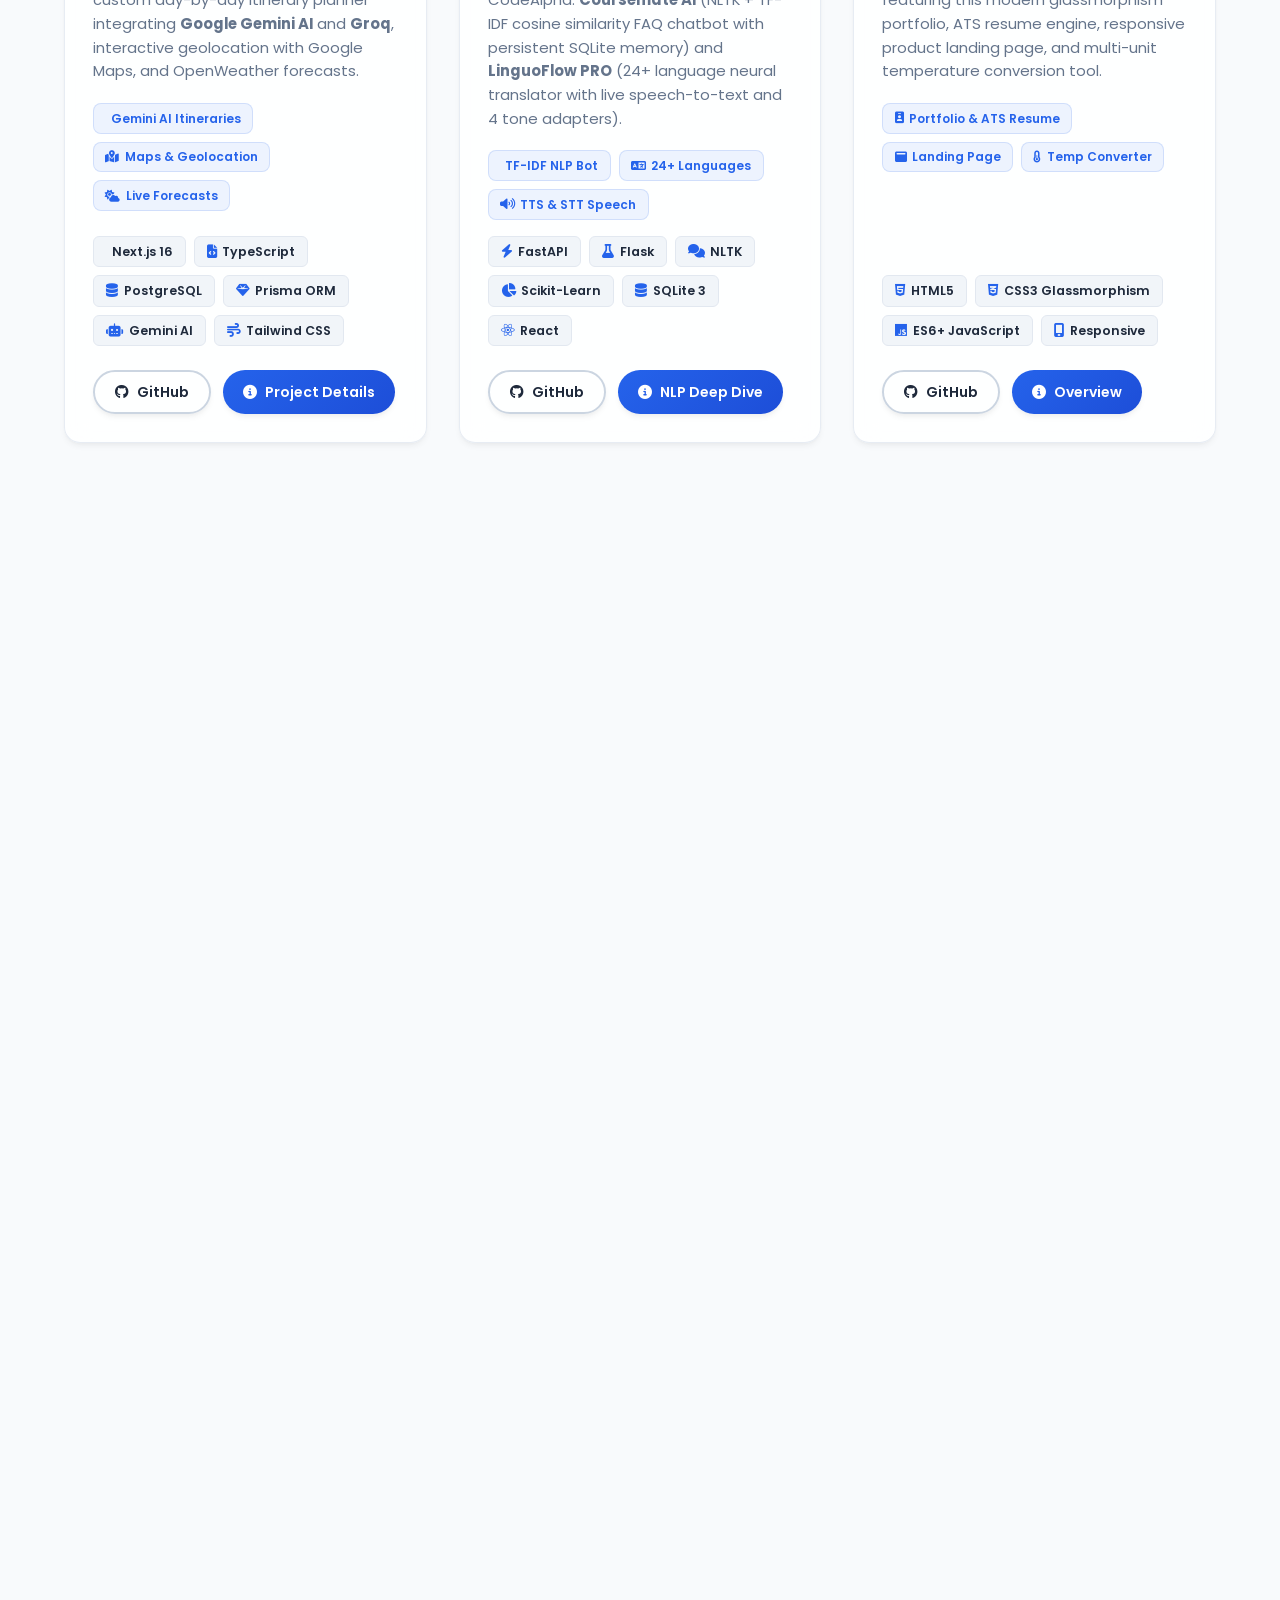
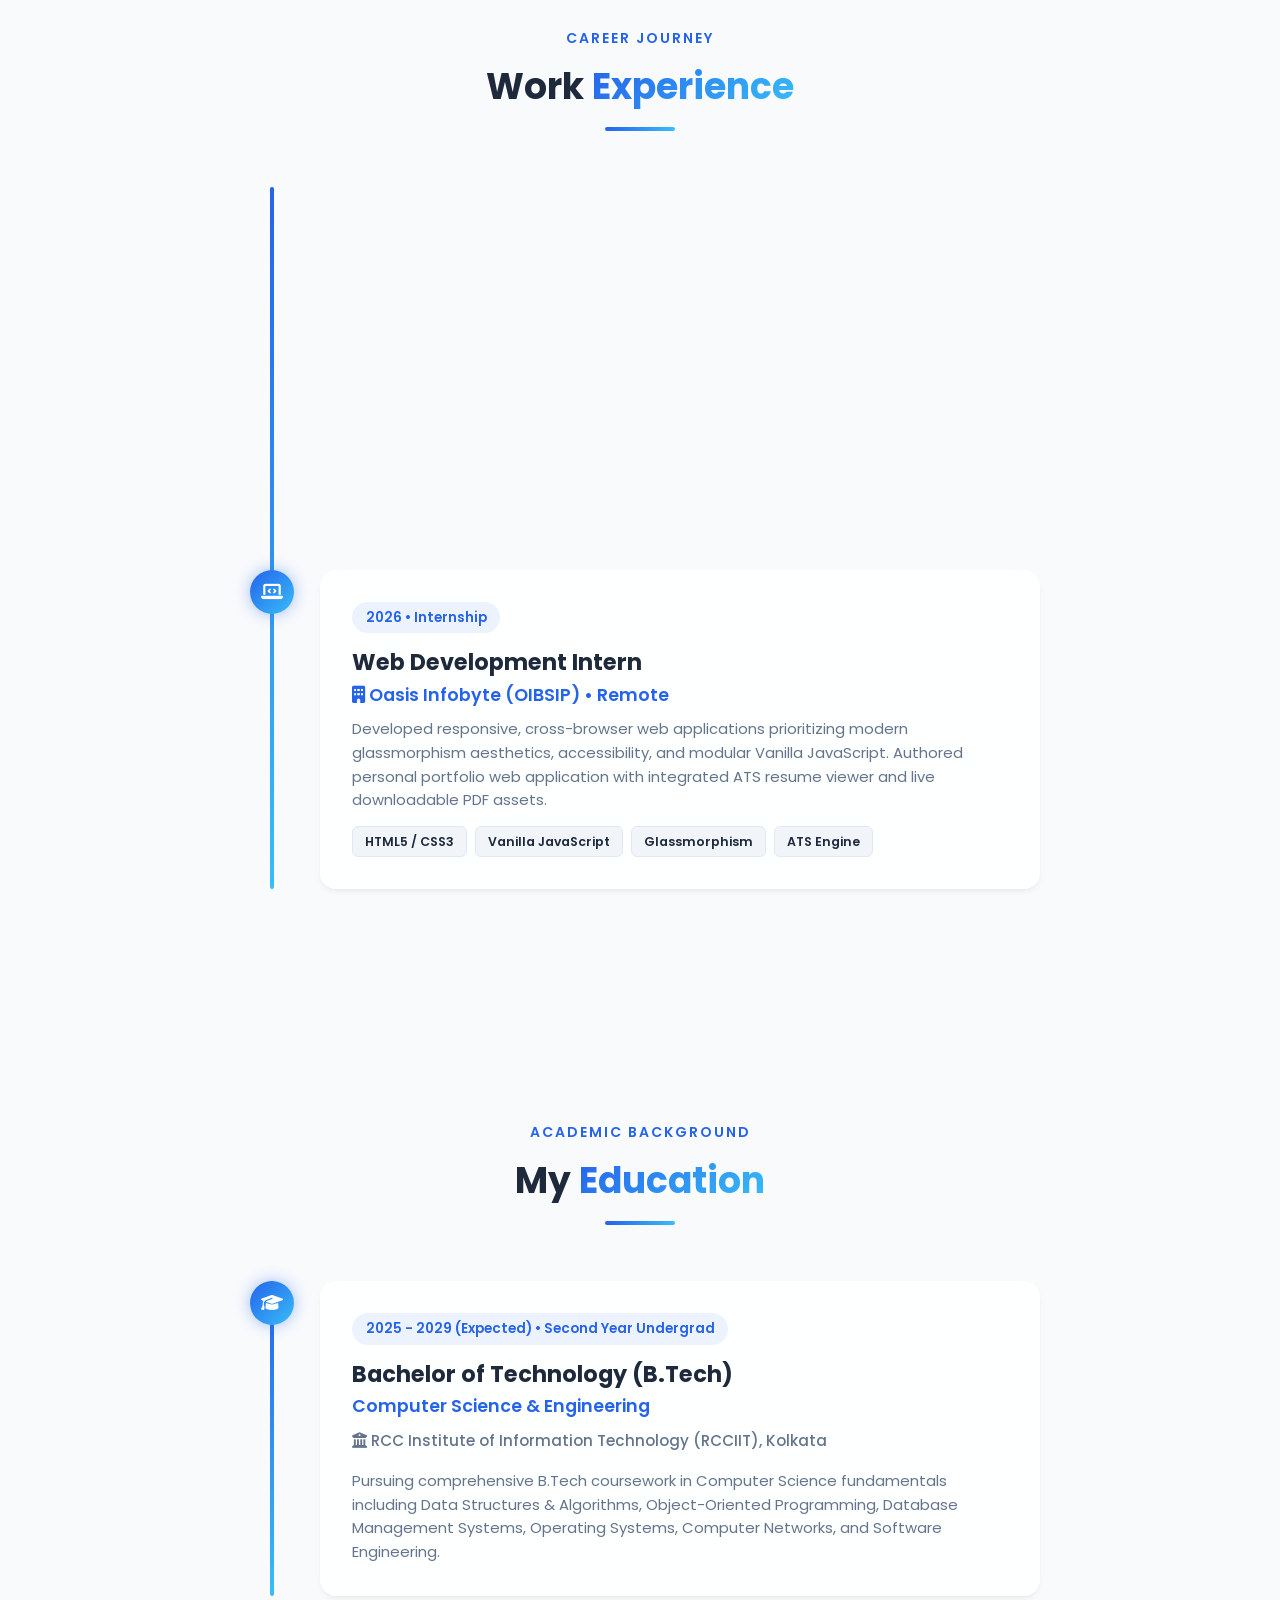
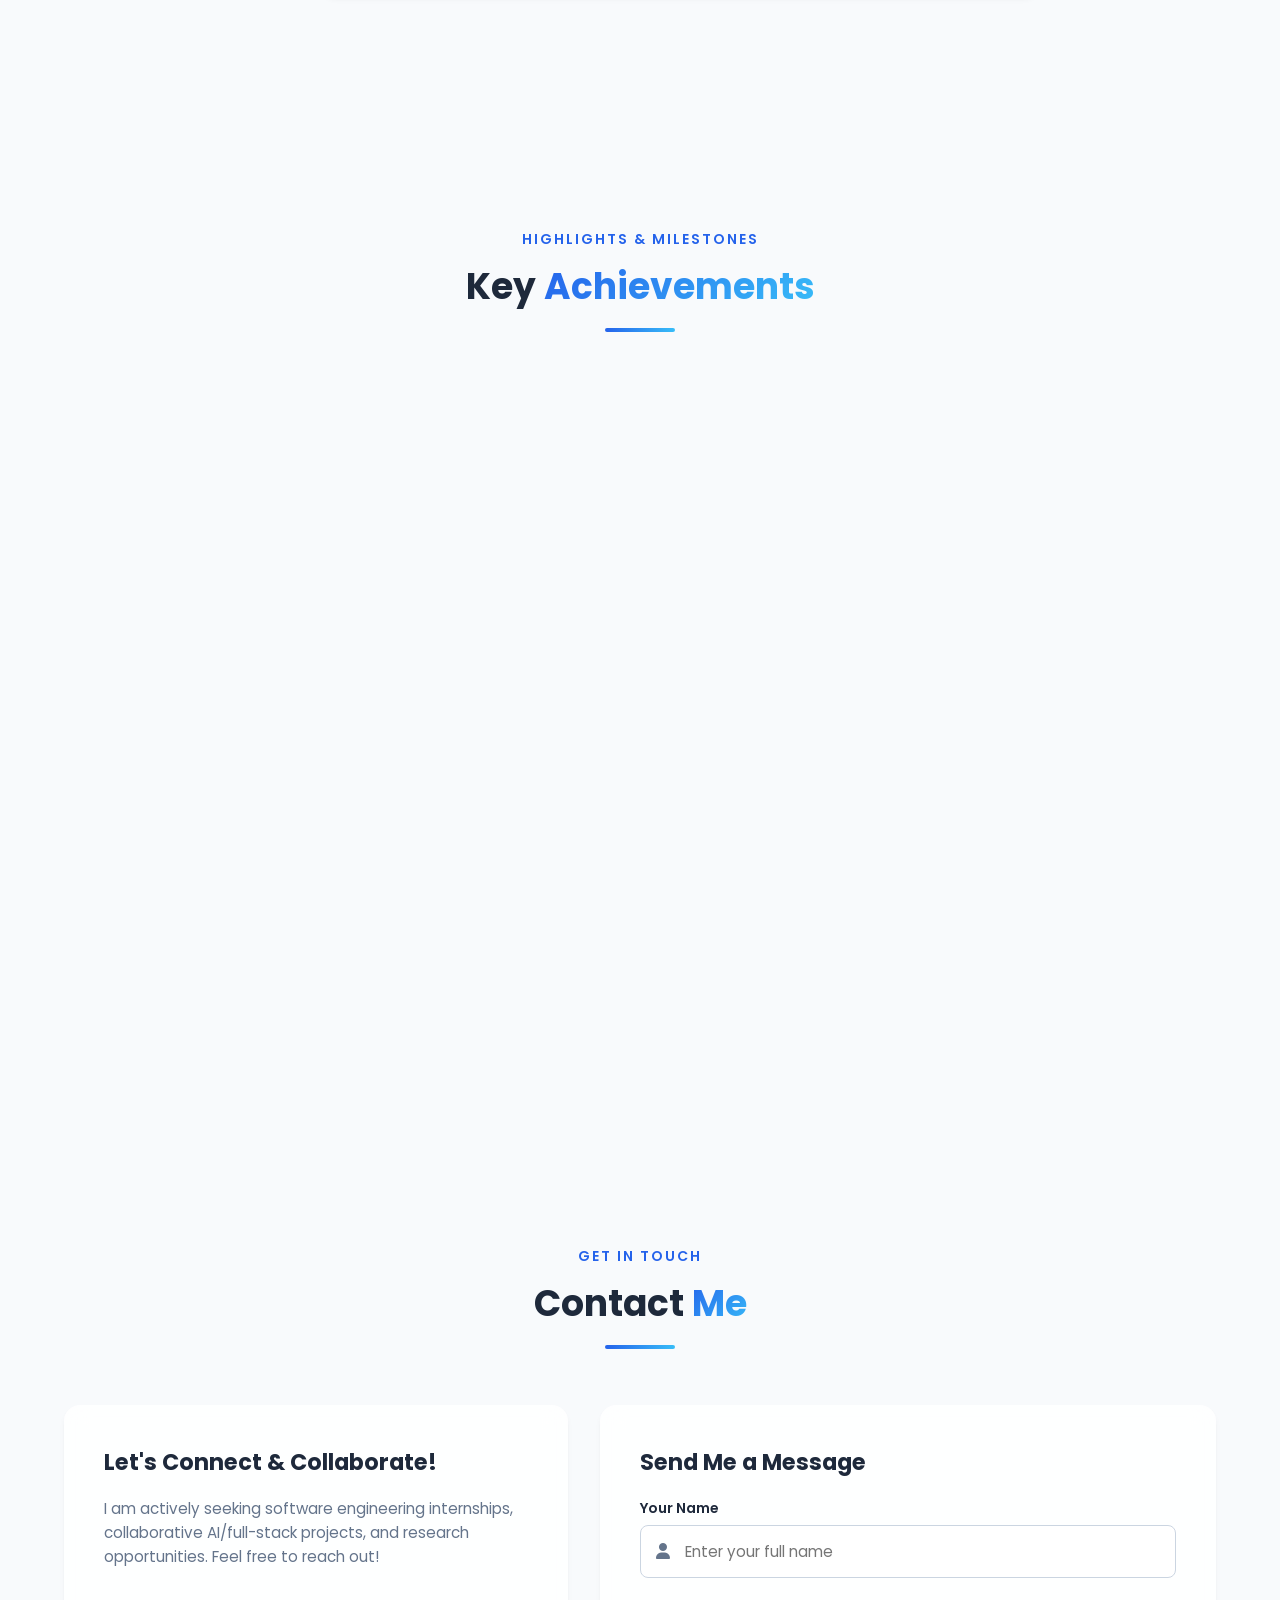
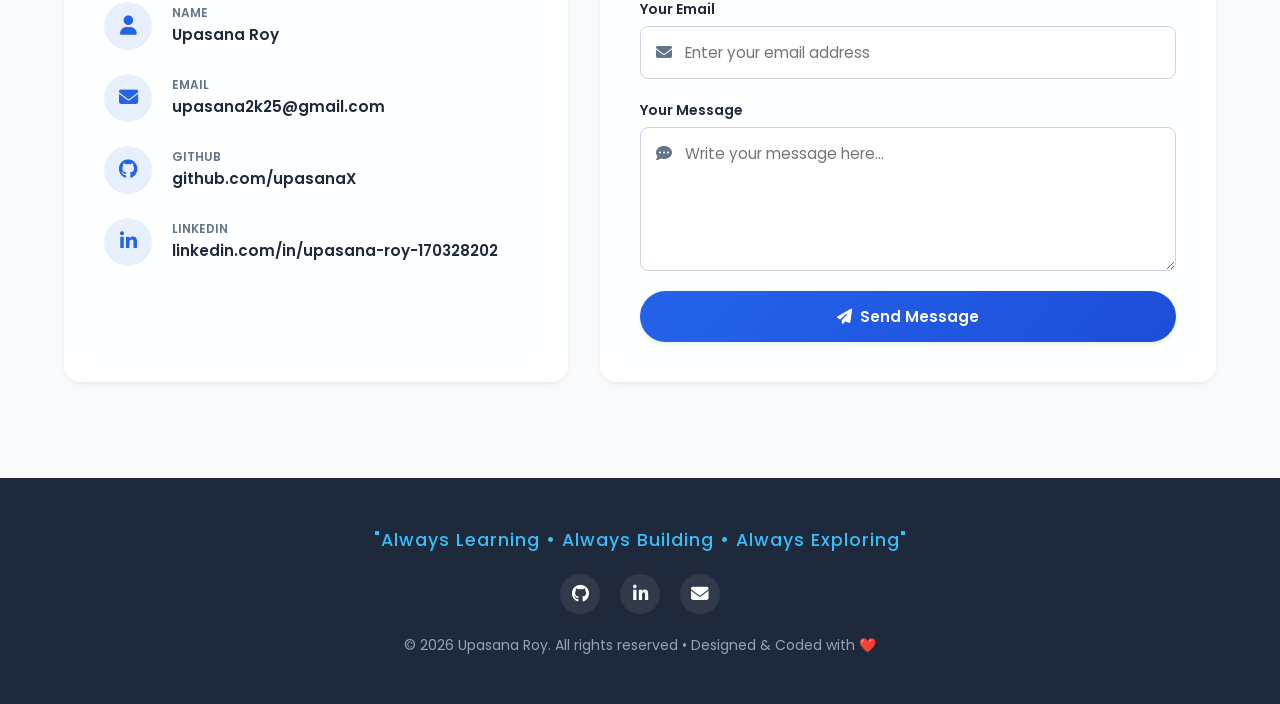
<file: webDevelopment-Level_1-Task_2-Portfolio/index.html>
<!-- Task 2: Portfolio Web Application -->
<!DOCTYPE html>
<html lang="en">
<head>
  <meta charset="UTF-8">
  <meta name="viewport" content="width=device-width, initial-scale=1.0">
  
  <!-- SEO Meta Tags -->
  <title>Upasana Roy | Full Stack Web Developer &amp; Applied AI / Computer Vision Enthusiast</title>
  <meta name="description" content="Personal Portfolio of Upasana Roy - 2nd Year B.Tech CSE Student at RCCIIT Kolkata. Full Stack Web Developer & Applied AI / Computer Vision Engineer. Creator of TrackOptic AI, GlobePay, TripMate, and KrishiKavach.">
  <meta name="keywords" content="Upasana Roy, upasanaX, Portfolio, Full Stack Developer, Computer Vision, YOLOv8s, RCCIIT Kolkata, Next.js, React 19, TypeScript, Python, FastAPI, WebSockets">
  <meta name="author" content="Upasana Roy">

  <!-- Favicon -->
  <link rel="icon" type="image/jpeg" href="assets/upasana-profile.jpg">

  <!-- Google Fonts: Poppins -->
  <link rel="preconnect" href="https://fonts.googleapis.com">
  <link rel="preconnect" href="https://fonts.gstatic.com" crossorigin>
  <link href="https://fonts.googleapis.com/css2?family=Poppins:wght@300;400;500;600;700;800&family=Fira+Code:wght@400;600&display=swap" rel="stylesheet">

  <!-- FontAwesome Icons CDN for modern visual elements -->
  <link rel="stylesheet" href="https://cdnjs.cloudflare.com/ajax/libs/font-awesome/6.5.1/css/all.min.css">

  <!-- Main Custom Stylesheet -->
  <link rel="stylesheet" href="style.css">
</head>
<body>

  <!-- Top Scroll Progress Bar -->
  <div id="scroll-progress" aria-hidden="true"></div>

  <!-- Background Animated Floating Gradient Blobs -->
  <div class="bg-blobs-container" aria-hidden="true">
    <div class="blob blob-1"></div>
    <div class="blob blob-2"></div>
    <div class="blob blob-3"></div>
  </div>

  <!-- ==========================================
       HEADER & STICKY NAVIGATION BAR
       ========================================== -->
  <header class="navbar-header" id="navbar">
    <div class="container nav-container">
      <!-- Brand Logo -->
      <a href="#home" class="nav-logo" aria-label="Upasana Roy Home">
        <span class="logo-bracket">&lt;</span>
        <span class="logo-name">Upasana</span>
        <span class="logo-slash">/</span>
        <span class="logo-bracket">&gt;</span>
      </a>

      <!-- Desktop Navigation Menu -->
      <nav class="nav-menu" id="nav-menu" aria-label="Main Navigation">
        <ul class="nav-list">
          <li class="nav-item"><a href="#home" class="nav-link active"><i class="fa-solid fa-house nav-icon"></i> Home</a></li>
          <li class="nav-item"><a href="#about" class="nav-link"><i class="fa-solid fa-user nav-icon"></i> About</a></li>
          <li class="nav-item"><a href="#skills" class="nav-link"><i class="fa-solid fa-code nav-icon"></i> Skills</a></li>
          <li class="nav-item"><a href="#projects" class="nav-link"><i class="fa-solid fa-laptop-code nav-icon"></i> Projects</a></li>
          <li class="nav-item"><a href="#experience" class="nav-link"><i class="fa-solid fa-briefcase nav-icon"></i> Experience</a></li>
          <li class="nav-item"><a href="#education" class="nav-link"><i class="fa-solid fa-graduation-cap nav-icon"></i> Education</a></li>
          <li class="nav-item"><a href="resume.html" class="nav-link"><i class="fa-solid fa-file-invoice nav-icon"></i> Resume</a></li>
          <li class="nav-item"><a href="#contact" class="nav-link"><i class="fa-solid fa-paper-plane nav-icon"></i> Contact</a></li>
        </ul>
      </nav>

      <!-- Mobile Menu Hamburger Button -->
      <button class="nav-toggle" id="nav-toggle" aria-label="Toggle navigation menu" aria-expanded="false">
        <span class="hamburger-bar"></span>
        <span class="hamburger-bar"></span>
        <span class="hamburger-bar"></span>
      </button>
    </div>
  </header>

  <main>
    <!-- ==========================================
         HERO SECTION
         ========================================== -->
    <section class="hero-section" id="home">
      <div class="container hero-container">
        <!-- Hero Text Content -->
        <div class="hero-content fade-in-up">
          <div class="badge-pill">
            <span class="badge-dot"></span> Available for Software Engineering &amp; AI Roles
          </div>
          <h1 class="hero-greeting">Hi, I'm <span class="highlight-text">Upasana Roy</span> ✨</h1>
          
          <h2 class="hero-role">
            B.Tech CSE Student &amp; <br>
            <span class="typing-container">
              <span class="typing-text" id="typing-text"></span><span class="typing-cursor">|</span>
            </span>
          </h2>

          <p class="hero-tagline">
            "Transforming curious ideas into resilient, intelligent, and user-friendly software &mdash; from real-time computer vision tracking suites to full-stack fintech systems."
          </p>

          <!-- Hero Action Buttons -->
          <div class="hero-cta-group">
            <a href="resume.pdf" target="_blank" download="Upasana_Roy_Resume.pdf" class="btn btn-primary">
              <i class="fa-solid fa-file-pdf"></i> Download Resume (PDF)
            </a>
            <a href="resume.html" class="btn btn-outline">
              <i class="fa-solid fa-file-invoice"></i> Web Resume
            </a>
            <a href="#projects" class="btn btn-secondary">
              <i class="fa-solid fa-laptop-code"></i> Explore Projects
            </a>
          </div>

          <!-- Hero Quick Socials -->
          <div class="hero-socials">
            <span class="socials-label">Connect:</span>
            <a href="https://github.com/upasanaX" target="_blank" rel="noopener" class="social-icon-btn" aria-label="GitHub Profile">
              <i class="fa-brands fa-github"></i>
            </a>
            <a href="https://www.linkedin.com/in/upasana-roy-170328202" target="_blank" rel="noopener" class="social-icon-btn" aria-label="LinkedIn Profile">
              <i class="fa-brands fa-linkedin-in"></i>
            </a>
            <a href="mailto:upasana2k25@gmail.com" class="social-icon-btn" aria-label="Send Email">
              <i class="fa-solid fa-envelope"></i>
            </a>
          </div>
        </div>

        <!-- Hero Avatar Container with Actual Uploaded Picture -->
        <div class="hero-avatar-wrapper fade-in-up">
          <div class="avatar-glow"></div>
          <div class="avatar-card glass-card">
            <img src="assets/upasana-profile.jpg" alt="Upasana Roy - Full Stack Web Developer & AI Enthusiast" class="avatar-img" width="340" height="340">
            <div class="avatar-badge">
              <i class="fa-solid fa-code"></i> Developer &bull; AI Builder
            </div>
          </div>
        </div>
      </div>
    </section>

    <!-- ==========================================
         ABOUT ME SECTION
         ========================================== -->
    <section class="about-section section-padding" id="about">
      <div class="container">
        <div class="section-header">
          <span class="section-subtitle">Get To Know Me</span>
          <h2 class="section-title">About <span class="highlight-text">Me</span></h2>
          <div class="title-underline"></div>
        </div>

        <div class="about-grid">
          <!-- Main About Bio Card -->
          <div class="about-bio-card glass-card fade-in">
            <div class="bio-icon-box">
              <i class="fa-solid fa-user-graduate"></i>
            </div>
            <h3 class="bio-heading">Full Stack Developer &amp; Applied AI Engineer</h3>
            <p class="bio-paragraph">
              I am a second-year B.Tech Computer Science &amp; Engineering undergraduate student at 
              <strong>RCC Institute of Information Technology (RCCIIT), Kolkata</strong>. 
              I have an intense focus on building hands-on software systems from concept to production &mdash; whether architecting real-time 
              deep learning tracking pipelines (YOLOv8s + SORT over WebSockets at 30+ FPS), full-stack fintech platforms with multi-currency atomic ledgers, 
              or national digital agriculture grids.
            </p>
            <p class="bio-paragraph">
              I thrive on tackling real-world engineering edge cases: eliminating track fragmentation in multi-object tracking, ensuring zero-downtime 
              model retraining in NLP assistants, and building responsive, accessible web interfaces using React 19, Next.js 16, TypeScript, and FastAPI.
            </p>
            <div class="career-goal-box">
              <i class="fa-solid fa-bullseye goal-icon"></i>
              <div>
                <strong>Philosophy:</strong> <em>"Transforming curious ideas into resilient, production-ready software 🚀"</em>
              </div>
            </div>
          </div>

          <!-- Quick Info Cards -->
          <div class="about-info-cards fade-in">
            <div class="info-card glass-card">
              <div class="info-icon"><i class="fa-solid fa-building-columns"></i></div>
              <div class="info-details">
                <span class="info-label">College</span>
                <span class="info-value">RCCIIT, Kolkata</span>
              </div>
            </div>

            <div class="info-card glass-card">
              <div class="info-icon"><i class="fa-solid fa-graduation-cap"></i></div>
              <div class="info-details">
                <span class="info-label">Degree</span>
                <span class="info-value">B.Tech (CSE) &bull; 2nd Year</span>
              </div>
            </div>

            <div class="info-card glass-card">
              <div class="info-icon"><i class="fa-brands fa-github"></i></div>
              <div class="info-details">
                <span class="info-label">GitHub Handle</span>
                <span class="info-value">@upasanaX</span>
              </div>
            </div>

            <div class="info-card glass-card">
              <div class="info-icon"><i class="fa-solid fa-location-dot"></i></div>
              <div class="info-details">
                <span class="info-label">Location</span>
                <span class="info-value">Kolkata, West Bengal</span>
              </div>
            </div>
          </div>
        </div>
      </div>
    </section>

    <!-- ==========================================
         SKILLS SECTION
         ========================================== -->
    <section class="skills-section section-padding" id="skills">
      <div class="container">
        <div class="section-header">
          <span class="section-subtitle">Technical Proficiency</span>
          <h2 class="section-title">My <span class="highlight-text">Skills</span></h2>
          <div class="title-underline"></div>
        </div>

        <div class="skills-grid">
          <!-- Skill Category 1: Programming Languages -->
          <div class="skill-category-card glass-card fade-in">
            <div class="category-header">
              <i class="fa-solid fa-code category-icon"></i>
              <h3>Programming Languages</h3>
            </div>
            <div class="pill-container">
              <span class="skill-pill"><i class="fa-solid fa-file-code"></i> TypeScript</span>
              <span class="skill-pill"><i class="fa-brands fa-js"></i> JavaScript (ES6+)</span>
              <span class="skill-pill"><i class="fa-brands fa-python"></i> Python 3.11</span>
              <span class="skill-pill"><i class="fa-solid fa-c"></i> C / C++</span>
              <span class="skill-pill"><i class="fa-solid fa-database"></i> SQL</span>
              <span class="skill-pill"><i class="fa-brands fa-html5"></i> HTML5</span>
              <span class="skill-pill"><i class="fa-brands fa-css3-alt"></i> CSS3</span>
              <span class="skill-pill"><i class="fa-solid fa-terminal"></i> Bash / Shell</span>
            </div>
          </div>

          <!-- Skill Category 2: Frontend -->
          <div class="skill-category-card glass-card fade-in">
            <div class="category-header">
              <i class="fa-solid fa-desktop category-icon"></i>
              <h3>Frontend Engineering</h3>
            </div>
            <div class="pill-container">
              <span class="skill-pill"><i class="fa-brands fa-react"></i> React 19</span>
              <span class="skill-pill"><i class="fa-solid fa-N"></i> Next.js 16</span>
              <span class="skill-pill"><i class="fa-solid fa-bolt"></i> Vite</span>
              <span class="skill-pill"><i class="fa-solid fa-wind"></i> Tailwind CSS v4</span>
              <span class="skill-pill"><i class="fa-solid fa-layer-group"></i> Radix UI</span>
              <span class="skill-pill"><i class="fa-solid fa-chart-line"></i> Recharts</span>
              <span class="skill-pill"><i class="fa-solid fa-icons"></i> Lucide React</span>
              <span class="skill-pill"><i class="fa-solid fa-mobile-screen"></i> Responsive UI</span>
            </div>
          </div>

          <!-- Skill Category 3: Backend & Systems -->
          <div class="skill-category-card glass-card fade-in">
            <div class="category-header">
              <i class="fa-solid fa-server category-icon"></i>
              <h3>Backend &amp; Systems</h3>
            </div>
            <div class="pill-container">
              <span class="skill-pill"><i class="fa-brands fa-node-js"></i> Node.js</span>
              <span class="skill-pill"><i class="fa-solid fa-server"></i> Express.js</span>
              <span class="skill-pill"><i class="fa-solid fa-bolt"></i> FastAPI (ASGI)</span>
              <span class="skill-pill"><i class="fa-solid fa-flask"></i> Flask (WSGI)</span>
              <span class="skill-pill"><i class="fa-solid fa-network-wired"></i> WebSockets (30+ FPS)</span>
              <span class="skill-pill"><i class="fa-solid fa-shield-halved"></i> JWT Auth &amp; Bcrypt</span>
              <span class="skill-pill"><i class="fa-solid fa-plug"></i> RESTful APIs</span>
            </div>
          </div>

          <!-- Skill Category 4: AI & Computer Vision -->
          <div class="skill-category-card glass-card fade-in">
            <div class="category-header">
              <i class="fa-solid fa-brain category-icon"></i>
              <h3>AI, ML &amp; Computer Vision</h3>
            </div>
            <div class="pill-container">
              <span class="skill-pill"><i class="fa-solid fa-eye"></i> YOLOv8s Spatial Detection</span>
              <span class="skill-pill"><i class="fa-solid fa-camera"></i> OpenCV</span>
              <span class="skill-pill"><i class="fa-solid fa-fire"></i> PyTorch</span>
              <span class="skill-pill"><i class="fa-solid fa-route"></i> Kalman Filter Motion Trails</span>
              <span class="skill-pill"><i class="fa-solid fa-crosshairs"></i> SORT Tracking Engine</span>
              <span class="skill-pill"><i class="fa-solid fa-chart-pie"></i> Scikit-Learn</span>
              <span class="skill-pill"><i class="fa-solid fa-comments"></i> NLTK NLP</span>
              <span class="skill-pill"><i class="fa-solid fa-microchip"></i> Google Gemini AI</span>
              <span class="skill-pill"><i class="fa-solid fa-microphone"></i> Web Speech API (TTS/STT)</span>
            </div>
          </div>

          <!-- Skill Category 5: Databases & ORMs -->
          <div class="skill-category-card glass-card fade-in">
            <div class="category-header">
              <i class="fa-solid fa-database category-icon"></i>
              <h3>Databases &amp; ORMs</h3>
            </div>
            <div class="pill-container">
              <span class="skill-pill"><i class="fa-solid fa-database"></i> PostgreSQL</span>
              <span class="skill-pill"><i class="fa-solid fa-file-lines"></i> SQLite 3</span>
              <span class="skill-pill"><i class="fa-solid fa-gem"></i> Prisma ORM</span>
              <span class="skill-pill"><i class="fa-solid fa-cubes"></i> Knex.js</span>
              <span class="skill-pill"><i class="fa-solid fa-layer-group"></i> SQLAlchemy</span>
            </div>
          </div>

          <!-- Skill Category 6: Tools & Workflow -->
          <div class="skill-category-card glass-card fade-in">
            <div class="category-header">
              <i class="fa-solid fa-screwdriver-wrench category-icon"></i>
              <h3>Tools, DevOps &amp; Cloud</h3>
            </div>
            <div class="pill-container">
              <span class="skill-pill"><i class="fa-brands fa-git-alt"></i> Git</span>
              <span class="skill-pill"><i class="fa-brands fa-github"></i> GitHub</span>
              <span class="skill-pill"><i class="fa-solid fa-cloud-arrow-up"></i> Netlify Edge</span>
              <span class="skill-pill"><i class="fa-solid fa-laptop-code"></i> VS Code</span>
              <span class="skill-pill"><i class="fa-solid fa-paper-plane"></i> Postman</span>
              <span class="skill-pill"><i class="fa-solid fa-shield-virus"></i> Oxlint</span>
              <span class="skill-pill"><i class="fa-solid fa-cloud"></i> Cloudflare Workers</span>
            </div>
          </div>
        </div>
      </div>
    </section>

    <!-- ==========================================
         PROJECTS SECTION
         ========================================== -->
    <section class="projects-section section-padding" id="projects">
      <div class="container">
        <div class="section-header">
          <span class="section-subtitle">Curated Software &amp; Solo Builds</span>
          <h2 class="section-title">Featured <span class="highlight-text">Projects</span></h2>
          <div class="title-underline"></div>
        </div>

        <!-- Project Category Filter Bar -->
        <div class="projects-filter-container fade-in">
          <button class="filter-btn active" data-filter="all"><i class="fa-solid fa-layer-group"></i> All Projects</button>
          <button class="filter-btn" data-filter="solo"><i class="fa-solid fa-star"></i> ⭐ Solo Projects</button>
          <button class="filter-btn" data-filter="ai"><i class="fa-solid fa-brain"></i> AI &amp; Computer Vision</button>
          <button class="filter-btn" data-filter="fullstack"><i class="fa-solid fa-server"></i> Full Stack</button>
          <button class="filter-btn" data-filter="frontend"><i class="fa-solid fa-desktop"></i> Frontend &amp; React</button>
        </div>

        <div class="projects-grid">
          
          <!-- Project 1: TrackOptic AI -->
          <article class="project-card glass-card fade-in" data-category="solo ai fullstack">
            <div class="project-img-wrapper">
              <img src="assets/images/trackoptic-preview.svg" alt="TrackOptic AI Preview" class="project-img" loading="lazy" width="600" height="380">
              <div class="project-tag-badge solo-badge">⭐ SOLO AI SUITE</div>
            </div>
            <div class="project-content">
              <h3 class="project-title">TrackOptic AI</h3>
              <p class="project-description">
                End-to-end deep learning vision and tracking suite combining <strong>YOLOv8s spatial detection</strong>, continuous <strong>Kalman Filter</strong> motion estimation, and class-consistent SORT tracking over <strong>30+ FPS WebSockets</strong>.
              </p>
              
              <div class="project-modules">
                <span class="module-chip"><i class="fa-solid fa-route"></i> Kalman Trails</span>
                <span class="module-chip"><i class="fa-solid fa-lines-leaning"></i> Virtual Tripwire</span>
                <span class="module-chip"><i class="fa-solid fa-eye"></i> FLIR &amp; NVG Shaders</span>
              </div>

              <div class="project-tech-stack">
                <span class="tech-tag"><i class="fa-brands fa-python"></i> Python</span>
                <span class="tech-tag"><i class="fa-solid fa-bolt"></i> FastAPI</span>
                <span class="tech-tag"><i class="fa-solid fa-camera"></i> OpenCV</span>
                <span class="tech-tag"><i class="fa-solid fa-network-wired"></i> WebSockets</span>
                <span class="tech-tag"><i class="fa-brands fa-react"></i> React</span>
                <span class="tech-tag"><i class="fa-solid fa-file-code"></i> TypeScript</span>
              </div>

              <div class="project-buttons">
                <a href="https://github.com/upasanaX/CodeAlpha_AI" target="_blank" rel="noopener" class="btn btn-sm btn-outline">
                  <i class="fa-brands fa-github"></i> GitHub
                </a>
                <button class="btn btn-sm btn-primary modal-trigger" data-modal="trackoptic-modal">
                  <i class="fa-solid fa-circle-info"></i> System Details
                </button>
              </div>
            </div>
          </article>

          <!-- Project 2: GlobePay -->
          <article class="project-card glass-card fade-in" data-category="solo fullstack frontend">
            <div class="project-img-wrapper">
              <img src="assets/images/globepay-preview.svg" alt="GlobePay Fintech Platform Preview" class="project-img" loading="lazy" width="600" height="380">
              <div class="project-tag-badge solo-badge">⭐ SOLO FINTECH PLATFORM</div>
            </div>
            <div class="project-content">
              <h3 class="project-title">GlobePay</h3>
              <p class="project-description">
                Global 1-Tap Scan &amp; Pay payment platform with instant auto-currency exchange at live mid-market rates (0% foreign markup) across Tokyo, Paris, London, and Dubai with multi-currency digital wallets.
              </p>
              
              <div class="project-modules">
                <span class="module-chip"><i class="fa-solid fa-qrcode"></i> Universal QR Scan</span>
                <span class="module-chip"><i class="fa-solid fa-wallet"></i> Multi-Currency Wallets</span>
                <span class="module-chip"><i class="fa-solid fa-credit-card"></i> Virtual Card Controls</span>
              </div>

              <div class="project-tech-stack">
                <span class="tech-tag"><i class="fa-brands fa-react"></i> React 18</span>
                <span class="tech-tag"><i class="fa-solid fa-file-code"></i> TypeScript</span>
                <span class="tech-tag"><i class="fa-brands fa-node-js"></i> Node.js</span>
                <span class="tech-tag"><i class="fa-solid fa-server"></i> Express</span>
                <span class="tech-tag"><i class="fa-solid fa-database"></i> SQLite &bull; Knex</span>
                <span class="tech-tag"><i class="fa-solid fa-shield-halved"></i> JWT</span>
              </div>

              <div class="project-buttons">
                <a href="https://github.com/upasanaX/Globepay" target="_blank" rel="noopener" class="btn btn-sm btn-outline">
                  <i class="fa-brands fa-github"></i> GitHub
                </a>
                <button class="btn btn-sm btn-primary modal-trigger" data-modal="globepay-modal">
                  <i class="fa-solid fa-circle-info"></i> Architecture
                </button>
              </div>
            </div>
          </article>

          <!-- Project 3: KrishiKavach -->
          <article class="project-card glass-card fade-in" data-category="fullstack ai">
            <div class="project-img-wrapper">
              <img src="assets/images/krishikavach-preview.svg" alt="KrishiKavach Agro-Meteorological Grid Preview" class="project-img" loading="lazy" width="600" height="380">
              <div class="project-tag-badge">🤝 SMART INDIA HACKATHON</div>
            </div>
            <div class="project-content">
              <h3 class="project-title">KrishiKavach (कृषिकवच)</h3>
              <p class="project-description">
                National digital agriculture platform downscaling 25 km meteorological forecasts to <strong>2.5 km Panchayat micro-grids</strong> using spatial XGBoost modeling, direct farmer-to-consumer marketplace, and tri-channel alert delivery.
              </p>
              
              <div class="project-modules">
                <span class="module-chip"><i class="fa-solid fa-cloud-bolt"></i> 6h Cloudburst Siren</span>
                <span class="module-chip"><i class="fa-solid fa-store"></i> 0% Middleman Market</span>
                <span class="module-chip"><i class="fa-solid fa-phone"></i> Multilingual IVR</span>
              </div>

              <div class="project-tech-stack">
                <span class="tech-tag"><i class="fa-brands fa-react"></i> React 19</span>
                <span class="tech-tag"><i class="fa-solid fa-file-code"></i> TypeScript</span>
                <span class="tech-tag"><i class="fa-solid fa-wind"></i> Tailwind CSS v4</span>
                <span class="tech-tag"><i class="fa-solid fa-bolt"></i> FastAPI</span>
                <span class="tech-tag"><i class="fa-solid fa-chart-line"></i> Recharts</span>
                <span class="tech-tag"><i class="fa-solid fa-microphone"></i> Web Speech API</span>
              </div>

              <div class="project-buttons">
                <a href="https://github.com/upasanaX/SIH2026_TechBrats" target="_blank" rel="noopener" class="btn btn-sm btn-outline">
                  <i class="fa-brands fa-github"></i> GitHub
                </a>
                <button class="btn btn-sm btn-primary modal-trigger" data-modal="krishikavach-modal">
                  <i class="fa-solid fa-circle-info"></i> Hackathon Spec
                </button>
              </div>
            </div>
          </article>

          <!-- Project 4: TripMate Travel Companion -->
          <article class="project-card glass-card fade-in" data-category="fullstack react ai">
            <div class="project-img-wrapper">
              <img src="assets/images/tripmate-preview.svg" alt="TripMate Travel Companion Preview" class="project-img" loading="lazy" width="600" height="380">
              <div class="project-tag-badge">AI &amp; FULL STACK TRAVEL</div>
            </div>
            <div class="project-content">
              <h3 class="project-title">TripMate Travel Companion</h3>
              <p class="project-description">
                AI-powered travel discovery and custom day-by-day itinerary planner integrating <strong>Google Gemini AI</strong> and <strong>Groq</strong>, interactive geolocation with Google Maps, and OpenWeather forecasts.
              </p>
              
              <div class="project-modules">
                <span class="module-chip"><i class="fa-solid fa-sparkles"></i> Gemini AI Itineraries</span>
                <span class="module-chip"><i class="fa-solid fa-map-location-dot"></i> Maps &amp; Geolocation</span>
                <span class="module-chip"><i class="fa-solid fa-cloud-sun"></i> Live Forecasts</span>
              </div>

              <div class="project-tech-stack">
                <span class="tech-tag"><i class="fa-solid fa-N"></i> Next.js 16</span>
                <span class="tech-tag"><i class="fa-solid fa-file-code"></i> TypeScript</span>
                <span class="tech-tag"><i class="fa-solid fa-database"></i> PostgreSQL</span>
                <span class="tech-tag"><i class="fa-solid fa-gem"></i> Prisma ORM</span>
                <span class="tech-tag"><i class="fa-solid fa-robot"></i> Gemini AI</span>
                <span class="tech-tag"><i class="fa-solid fa-wind"></i> Tailwind CSS</span>
              </div>

              <div class="project-buttons">
                <a href="https://github.com/upasanaX/TripMate-Modified" target="_blank" rel="noopener" class="btn btn-sm btn-outline">
                  <i class="fa-brands fa-github"></i> GitHub
                </a>
                <button class="btn btn-sm btn-primary modal-trigger" data-modal="tripmate-modal">
                  <i class="fa-solid fa-circle-info"></i> Project Details
                </button>
              </div>
            </div>
          </article>

          <!-- Project 5: Coursemate AI & LinguoFlow PRO -->
          <article class="project-card glass-card fade-in" data-category="solo ai frontend">
            <div class="project-img-wrapper">
              <img src="assets/images/linguoflow-preview.svg" alt="LinguoFlow PRO & Coursemate AI Preview" class="project-img" loading="lazy" width="600" height="380">
              <div class="project-tag-badge solo-badge">⭐ SOLO NLP &amp; CHATBOT</div>
            </div>
            <div class="project-content">
              <h3 class="project-title">Coursemate AI &amp; LinguoFlow PRO</h3>
              <p class="project-description">
                Two production AI systems built during CodeAlpha: <strong>Coursemate AI</strong> (NLTK + TF-IDF cosine similarity FAQ chatbot with persistent SQLite memory) and <strong>LinguoFlow PRO</strong> (24+ language neural translator with live speech-to-text and 4 tone adapters).
              </p>
              
              <div class="project-modules">
                <span class="module-chip"><i class="fa-solid fa-message-bot"></i> TF-IDF NLP Bot</span>
                <span class="module-chip"><i class="fa-solid fa-language"></i> 24+ Languages</span>
                <span class="module-chip"><i class="fa-solid fa-volume-high"></i> TTS &amp; STT Speech</span>
              </div>

              <div class="project-tech-stack">
                <span class="tech-tag"><i class="fa-solid fa-bolt"></i> FastAPI</span>
                <span class="tech-tag"><i class="fa-solid fa-flask"></i> Flask</span>
                <span class="tech-tag"><i class="fa-solid fa-comments"></i> NLTK</span>
                <span class="tech-tag"><i class="fa-solid fa-chart-pie"></i> Scikit-Learn</span>
                <span class="tech-tag"><i class="fa-solid fa-database"></i> SQLite 3</span>
                <span class="tech-tag"><i class="fa-brands fa-react"></i> React</span>
              </div>

              <div class="project-buttons">
                <a href="https://github.com/upasanaX/CodeAlpha_AI" target="_blank" rel="noopener" class="btn btn-sm btn-outline">
                  <i class="fa-brands fa-github"></i> GitHub
                </a>
                <button class="btn btn-sm btn-primary modal-trigger" data-modal="linguoflow-modal">
                  <i class="fa-solid fa-circle-info"></i> NLP Deep Dive
                </button>
              </div>
            </div>
          </article>

          <!-- Project 6: Oasis Infobyte Web Development Suite -->
          <article class="project-card glass-card fade-in" data-category="solo frontend">
            <div class="project-img-wrapper">
              <img src="assets/images/github-preview.svg" alt="Oasis Infobyte Web Development Suite Preview" class="project-img" loading="lazy" width="600" height="380">
              <div class="project-tag-badge solo-badge">⭐ SOLO WEB SUITE</div>
            </div>
            <div class="project-content">
              <h3 class="project-title">Oasis Infobyte Web Suite (OIBSIP)</h3>
              <p class="project-description">
                Official Level 1 internship repository featuring this modern glassmorphism portfolio, ATS resume engine, responsive product landing page, and multi-unit temperature conversion tool.
              </p>
              
              <div class="project-modules">
                <span class="module-chip"><i class="fa-solid fa-id-badge"></i> Portfolio &amp; ATS Resume</span>
                <span class="module-chip"><i class="fa-solid fa-window-maximize"></i> Landing Page</span>
                <span class="module-chip"><i class="fa-solid fa-temperature-half"></i> Temp Converter</span>
              </div>

              <div class="project-tech-stack">
                <span class="tech-tag"><i class="fa-brands fa-html5"></i> HTML5</span>
                <span class="tech-tag"><i class="fa-brands fa-css3-alt"></i> CSS3 Glassmorphism</span>
                <span class="tech-tag"><i class="fa-brands fa-js"></i> ES6+ JavaScript</span>
                <span class="tech-tag"><i class="fa-solid fa-mobile-screen"></i> Responsive</span>
              </div>

              <div class="project-buttons">
                <a href="https://github.com/upasanaX/OIBSIP" target="_blank" rel="noopener" class="btn btn-sm btn-outline">
                  <i class="fa-brands fa-github"></i> GitHub
                </a>
                <button class="btn btn-sm btn-primary modal-trigger" data-modal="oibsip-modal">
                  <i class="fa-solid fa-circle-info"></i> Overview
                </button>
              </div>
            </div>
          </article>

          <!-- Project 7: Bharat ID -->
          <article class="project-card glass-card fade-in" data-category="fullstack frontend">
            <div class="project-img-wrapper">
              <img src="assets/images/bharatid-preview.svg" alt="Bharat ID Identity Platform Preview" class="project-img" loading="lazy" width="600" height="380">
              <div class="project-tag-badge">IDENTITY &amp; CLOUDFLARE</div>
            </div>
            <div class="project-content">
              <h3 class="project-title">Bharat ID</h3>
              <p class="project-description">
                All-in-one digital identity management platform that securely stores critical personal IDs and credentials with cryptographic safety, providing quick access to essential public services via Cloudflare edge compute.
              </p>
              
              <div class="project-modules">
                <span class="module-chip"><i class="fa-solid fa-id-card-clip"></i> Encrypted Vault</span>
                <span class="module-chip"><i class="fa-solid fa-cloud"></i> Workers Edge</span>
                <span class="module-chip"><i class="fa-solid fa-building-columns"></i> Citizen Services</span>
              </div>

              <div class="project-tech-stack">
                <span class="tech-tag"><i class="fa-brands fa-react"></i> React 19</span>
                <span class="tech-tag"><i class="fa-solid fa-file-code"></i> TypeScript</span>
                <span class="tech-tag"><i class="fa-solid fa-bolt"></i> TanStack Start</span>
                <span class="tech-tag"><i class="fa-solid fa-cloud"></i> Cloudflare Workers</span>
                <span class="tech-tag"><i class="fa-solid fa-wind"></i> Tailwind CSS</span>
              </div>

              <div class="project-buttons">
                <a href="https://github.com/Ishika14097/BharatID.git" target="_blank" rel="noopener" class="btn btn-sm btn-outline">
                  <i class="fa-brands fa-github"></i> GitHub
                </a>
                <a href="https://tanstack-start-app.bharatid-app.workers.dev" target="_blank" rel="noopener" class="btn btn-sm btn-primary">
                  <i class="fa-solid fa-up-right-from-square"></i> Live Demo
                </a>
                <button class="btn btn-sm btn-outline modal-trigger" data-modal="bharatid-modal">
                  <i class="fa-solid fa-circle-info"></i> Details
                </button>
              </div>
            </div>
          </article>

          <!-- Project 8: Health Insights (Medicare AI) -->
          <article class="project-card glass-card fade-in" data-category="ai fullstack frontend">
            <div class="project-img-wrapper">
              <img src="assets/images/healthinsights-preview.svg" alt="Health Insights Medicare AI Healthcare Preview" class="project-img" loading="lazy" width="600" height="380">
              <div class="project-tag-badge">AI HEALTHCARE &amp; DIAGNOSTICS</div>
            </div>
            <div class="project-content">
              <h3 class="project-title">Health Insights (Medicare AI)</h3>
              <p class="project-description">
                AI-powered healthcare and diagnostic platform engineered during a healthcare hackathon, featuring automated clinical lab report breakdown, doctor prescription decoding via vision models, skin lesion screening, and longitudinal patient health analytics.
              </p>
              
              <div class="project-modules">
                <span class="module-chip"><i class="fa-solid fa-file-prescription"></i> Prescription Decoder</span>
                <span class="module-chip"><i class="fa-solid fa-vial-virus"></i> Lab Report NLP</span>
                <span class="module-chip"><i class="fa-solid fa-microscope"></i> Skin Analyzer</span>
              </div>

              <div class="project-tech-stack">
                <span class="tech-tag"><i class="fa-brands fa-react"></i> React</span>
                <span class="tech-tag"><i class="fa-solid fa-wind"></i> Tailwind CSS</span>
                <span class="tech-tag"><i class="fa-brands fa-python"></i> Python</span>
                <span class="tech-tag"><i class="fa-solid fa-bolt"></i> FastAPI</span>
                <span class="tech-tag"><i class="fa-solid fa-robot"></i> Gemini Vision</span>
                <span class="tech-tag"><i class="fa-solid fa-chart-line"></i> Recharts</span>
              </div>

              <div class="project-buttons">
                <a href="https://github.com/Enu-code/healthcarehackathon.git" target="_blank" rel="noopener" class="btn btn-sm btn-outline">
                  <i class="fa-brands fa-github"></i> GitHub
                </a>
                <button class="btn btn-sm btn-primary modal-trigger" data-modal="healthinsights-modal">
                  <i class="fa-solid fa-circle-info"></i> Clinical Suite
                </button>
              </div>
            </div>
          </article>

          <!-- Project 9: Nayak Legal Tech Platform -->
          <article class="project-card glass-card fade-in" data-category="fullstack ai">
            <div class="project-img-wrapper">
              <img src="assets/images/nayak-preview.svg" alt="Nayak Legal Tech Platform Preview" class="project-img" loading="lazy" width="600" height="380">
              <div class="project-tag-badge">FULL STACK LEGAL TECH</div>
            </div>
            <div class="project-content">
              <h3 class="project-title">Nayak Legal Tech Platform</h3>
              <p class="project-description">
                High-performance full-stack legal technology architecture built for adversarial legal analysis, evidence evaluation, and judicial review support through scalable asynchronous pipelines.
              </p>
              
              <div class="project-modules">
                <span class="module-chip"><i class="fa-solid fa-gavel"></i> Nayak Core</span>
                <span class="module-chip"><i class="fa-solid fa-scale-balanced"></i> NyayBandhu</span>
                <span class="module-chip"><i class="fa-solid fa-user-shield"></i> VicharakBandhu</span>
              </div>

              <div class="project-tech-stack">
                <span class="tech-tag"><i class="fa-solid fa-N"></i> Next.js</span>
                <span class="tech-tag"><i class="fa-solid fa-file-code"></i> TypeScript</span>
                <span class="tech-tag"><i class="fa-brands fa-python"></i> Python</span>
                <span class="tech-tag"><i class="fa-solid fa-bolt"></i> FastAPI</span>
                <span class="tech-tag"><i class="fa-solid fa-network-wired"></i> RESTful APIs</span>
              </div>

              <div class="project-buttons">
                <a href="https://github.com/sramanpati48-hue/Nayak" target="_blank" rel="noopener" class="btn btn-sm btn-outline">
                  <i class="fa-brands fa-github"></i> GitHub
                </a>
                <button class="btn btn-sm btn-primary modal-trigger" data-modal="nayak-modal">
                  <i class="fa-solid fa-circle-info"></i> Architecture
                </button>
              </div>
            </div>
          </article>

        </div>

        <!-- View More Projects on GitHub Section Button -->
        <div class="more-projects-container fade-in">
          <a href="https://github.com/upasanaX?tab=repositories" target="_blank" rel="noopener" class="btn btn-primary btn-more-projects">
            <i class="fa-brands fa-github"></i> View All Repositories on GitHub (@upasanaX)
          </a>
        </div>
      </div>
    </section>

    <!-- ==========================================
         EXPERIENCE SECTION
         ========================================== -->
    <section class="experience-section section-padding" id="experience">
      <div class="container">
        <div class="section-header">
          <span class="section-subtitle">Career Journey</span>
          <h2 class="section-title">Work <span class="highlight-text">Experience</span></h2>
          <div class="title-underline"></div>
        </div>

        <div class="timeline-wrapper">
          <div class="timeline-line"></div>

          <!-- Timeline Item: CodeAlpha -->
          <div class="timeline-item fade-in">
            <div class="timeline-dot"><i class="fa-solid fa-brain"></i></div>
            <div class="timeline-card glass-card">
              <span class="timeline-year">2026 &bull; Internship</span>
              <h3 class="timeline-degree">Artificial Intelligence Intern</h3>
              <h4 class="timeline-field"><i class="fa-solid fa-building"></i> CodeAlpha &bull; Remote</h4>
              <p class="timeline-desc">
                Solo-engineered production-ready AI applications spanning Computer Vision (TrackOptic AI with YOLOv8s and Kalman Filter SORT tracking over full-duplex WebSockets streaming at 30+ FPS), Conversational NLP (Coursemate AI FAQ chatbot with NLTK and TF-IDF), and Multilingual Translation (LinguoFlow PRO with 24+ languages, live speech-to-text, and audio synthesis).
              </p>
              <div class="timeline-badges">
                <span class="tech-tag">YOLOv8s</span>
                <span class="tech-tag">OpenCV</span>
                <span class="tech-tag">FastAPI</span>
                <span class="tech-tag">WebSockets</span>
                <span class="tech-tag">PyTorch</span>
                <span class="tech-tag">NLTK</span>
              </div>
            </div>
          </div>

          <!-- Timeline Item: Oasis Infobyte -->
          <div class="timeline-item fade-in">
            <div class="timeline-dot"><i class="fa-solid fa-laptop-code"></i></div>
            <div class="timeline-card glass-card">
              <span class="timeline-year">2026 &bull; Internship</span>
              <h3 class="timeline-degree">Web Development Intern</h3>
              <h4 class="timeline-field"><i class="fa-solid fa-building"></i> Oasis Infobyte (OIBSIP) &bull; Remote</h4>
              <p class="timeline-desc">
                Developed responsive, cross-browser web applications prioritizing modern glassmorphism aesthetics, accessibility, and modular Vanilla JavaScript. Authored personal portfolio web application with integrated ATS resume viewer and live downloadable PDF assets.
              </p>
              <div class="timeline-badges">
                <span class="tech-tag">HTML5 / CSS3</span>
                <span class="tech-tag">Vanilla JavaScript</span>
                <span class="tech-tag">Glassmorphism</span>
                <span class="tech-tag">ATS Engine</span>
              </div>
            </div>
          </div>
        </div>
      </div>
    </section>

    <!-- ==========================================
         EDUCATION SECTION
         ========================================== -->
    <section class="education-section section-padding" id="education">
      <div class="container">
        <div class="section-header">
          <span class="section-subtitle">Academic Background</span>
          <h2 class="section-title">My <span class="highlight-text">Education</span></h2>
          <div class="title-underline"></div>
        </div>

        <div class="timeline-wrapper">
          <div class="timeline-line"></div>

          <!-- Education Item -->
          <div class="timeline-item fade-in">
            <div class="timeline-dot"><i class="fa-solid fa-graduation-cap"></i></div>
            <div class="timeline-card glass-card">
              <span class="timeline-year">2025 - 2029 (Expected) &bull; Second Year Undergrad</span>
              <h3 class="timeline-degree">Bachelor of Technology (B.Tech)</h3>
              <h4 class="timeline-field">Computer Science &amp; Engineering</h4>
              <p class="timeline-institution"><i class="fa-solid fa-building-columns"></i> RCC Institute of Information Technology (RCCIIT), Kolkata</p>
              <p class="timeline-desc">
                Pursuing comprehensive B.Tech coursework in Computer Science fundamentals including Data Structures &amp; Algorithms, Object-Oriented Programming, Database Management Systems, Operating Systems, Computer Networks, and Software Engineering.
              </p>
            </div>
          </div>
        </div>
      </div>
    </section>

    <!-- ==========================================
         ACHIEVEMENTS & HIGHLIGHTS SECTION
         ========================================== -->
    <section class="achievements-section section-padding">
      <div class="container">
        <div class="section-header">
          <span class="section-subtitle">Highlights &amp; Milestones</span>
          <h2 class="section-title">Key <span class="highlight-text">Achievements</span></h2>
          <div class="title-underline"></div>
        </div>

        <div class="achievements-grid">
          <div class="achievement-card glass-card fade-in">
            <div class="achieve-icon"><i class="fa-solid fa-award"></i></div>
            <h3>Smart India Hackathon (SIH 2026)</h3>
            <p>Core builder in Team TechBrats developing KrishiKavach &mdash; a national-scale agro-meteorological downscaling grid and farmer marketplace.</p>
          </div>

          <div class="achievement-card glass-card fade-in">
            <div class="achieve-icon"><i class="fa-solid fa-video"></i></div>
            <h3>30+ FPS Real-Time CV Pipeline</h3>
            <p>Engineered full-duplex WebSocket computer vision tracking combining YOLOv8s and Kalman Filter SORT tracking with sub-50ms inference latency.</p>
          </div>

          <div class="achievement-card glass-card fade-in">
            <div class="achieve-icon"><i class="fa-solid fa-coins"></i></div>
            <h3>Global Fintech Architecture</h3>
            <p>Architected GlobePay with 1-tap scan &amp; pay auto-currency conversion, multi-currency wallets, and atomic ledger transaction settlements.</p>
          </div>

          <div class="achievement-card glass-card fade-in">
            <div class="achieve-icon"><i class="fa-solid fa-robot"></i></div>
            <h3>AI NLP &amp; Speech Systems</h3>
            <p>Built Coursemate AI and LinguoFlow PRO featuring TF-IDF cosine similarity, dynamic speech dictation, and speech audio synthesis across 24+ languages.</p>
          </div>

          <div class="achievement-card glass-card fade-in">
            <div class="achieve-icon"><i class="fa-brands fa-github"></i></div>
            <h3>Active Open Source Creator</h3>
            <p>Actively maintaining repositories on GitHub (<code>@upasanaX</code>) featuring clean architectures, reproducible Docker/venv setups, and clear documentation.</p>
          </div>

          <div class="achievement-card glass-card fade-in">
            <div class="achieve-icon"><i class="fa-solid fa-lightbulb"></i></div>
            <h3>Continuous Learner &amp; Craftsman</h3>
            <p>Dedicated to software craftsmanship, clean decoupled architectures, mathematical modeling, and production-ready full-stack applications.</p>
          </div>
        </div>
      </div>
    </section>

    <!-- ==========================================
         CONTACT SECTION
         ========================================== -->
    <section class="contact-section section-padding" id="contact">
      <div class="container">
        <div class="section-header">
          <span class="section-subtitle">Get In Touch</span>
          <h2 class="section-title">Contact <span class="highlight-text">Me</span></h2>
          <div class="title-underline"></div>
        </div>

        <div class="contact-wrapper">
          <!-- Direct Contact Details Card -->
          <div class="contact-info-card glass-card fade-in">
            <h3>Let's Connect &amp; Collaborate!</h3>
            <p>I am actively seeking software engineering internships, collaborative AI/full-stack projects, and research opportunities. Feel free to reach out!</p>
            
            <div class="contact-detail-list">
              <div class="contact-item">
                <div class="contact-icon"><i class="fa-solid fa-user"></i></div>
                <div>
                  <span class="contact-label">Name</span>
                  <span class="contact-value">Upasana Roy</span>
                </div>
              </div>

              <div class="contact-item">
                <div class="contact-icon"><i class="fa-solid fa-envelope"></i></div>
                <div>
                  <span class="contact-label">Email</span>
                  <a href="mailto:upasana2k25@gmail.com" class="contact-value link-value">upasana2k25@gmail.com</a>
                </div>
              </div>

              <div class="contact-item">
                <div class="contact-icon"><i class="fa-brands fa-github"></i></div>
                <div>
                  <span class="contact-label">GitHub</span>
                  <a href="https://github.com/upasanaX" target="_blank" rel="noopener" class="contact-value link-value">github.com/upasanaX</a>
                </div>
              </div>

              <div class="contact-item">
                <div class="contact-icon"><i class="fa-brands fa-linkedin-in"></i></div>
                <div>
                  <span class="contact-label">LinkedIn</span>
                  <a href="https://www.linkedin.com/in/upasana-roy-170328202" target="_blank" rel="noopener" class="contact-value link-value">linkedin.com/in/upasana-roy-170328202</a>
                </div>
              </div>
            </div>
          </div>

          <!-- Contact Form Card -->
          <div class="contact-form-card glass-card fade-in">
            <h3>Send Me a Message</h3>
            <form id="contact-form" class="contact-form" novalidate>
              <div class="form-group">
                <label for="user-name">Your Name</label>
                <div class="input-wrapper">
                  <i class="fa-solid fa-user input-icon"></i>
                  <input type="text" id="user-name" name="name" placeholder="Enter your full name" required>
                </div>
                <span class="error-msg" id="name-error">Please enter your name.</span>
              </div>

              <div class="form-group">
                <label for="user-email">Your Email</label>
                <div class="input-wrapper">
                  <i class="fa-solid fa-envelope input-icon"></i>
                  <input type="email" id="user-email" name="email" placeholder="Enter your email address" required>
                </div>
                <span class="error-msg" id="email-error">Please enter a valid email address.</span>
              </div>

              <div class="form-group">
                <label for="user-message">Your Message</label>
                <div class="input-wrapper">
                  <i class="fa-solid fa-comment-dots input-icon message-icon"></i>
                  <textarea id="user-message" name="message" rows="5" placeholder="Write your message here..." required></textarea>
                </div>
                <span class="error-msg" id="message-error">Please enter your message.</span>
              </div>

              <button type="submit" class="btn btn-primary btn-full" id="submit-btn">
                <i class="fa-solid fa-paper-plane"></i> Send Message
              </button>
            </form>
          </div>
        </div>
      </div>
    </section>
  </main>

  <!-- ==========================================
       MODALS FOR DETAILED PROJECT INSPECTION
       ========================================== -->

  <!-- Modal 1: TrackOptic AI Details -->
  <div class="modal-overlay" id="trackoptic-modal" aria-hidden="true">
    <div class="modal-card glass-card">
      <button class="modal-close" aria-label="Close Modal">&times;</button>
      <div class="modal-header">
        <i class="fa-solid fa-crosshairs modal-icon"></i>
        <h3>TrackOptic AI &mdash; Real-Time Computer Vision Suite</h3>
      </div>
      <div class="modal-body">
        <p>TrackOptic AI is an end-to-end computer vision platform engineered during the CodeAlpha AI Internship, designed for high-precision multi-object tracking and telemetry analysis.</p>
        <h4>Core Technical Highlights:</h4>
        <ul>
          <li><strong>YOLOv8s Spatial Detection:</strong> Fast and accurate bounding box localization across custom and COCO classes.</li>
          <li><strong>Kalman Filter Motion Estimation:</strong> Continuous 24-point centroid trajectory polylines predicting position through temporary occlusions.</li>
          <li><strong>Class-Consistent SORT Tracking:</strong> Enforces zero track switching across different object classes ($IoU = 0.0$ penalty).</li>
          <li><strong>Virtual Laser Tripwire:</strong> Interactive bidirectional crossing counter (`⬆️ IN` / `⬇️ OUT` / `Total`) with audio feedback alerts.</li>
          <li><strong>Multi-Spectrum Optical Filters:</strong> GPU-accelerated client-side canvas shaders simulating Optical RGB, FLIR Thermal IR, and Tactical Night Vision (NVG).</li>
          <li><strong>High-Throughput WebSocket Pipeline:</strong> Full-duplex `ws://` stream delivering 30+ FPS video with sub-50ms inference feedback.</li>
        </ul>
        <h4>Tech Stack:</h4>
        <p>Python 3.11, FastAPI, YOLOv8s, OpenCV, PyTorch, WebSockets, React 18, TypeScript, Tailwind CSS, SQLite.</p>
      </div>
      <div class="modal-footer">
        <a href="https://github.com/upasanaX/CodeAlpha_AI" target="_blank" rel="noopener" class="btn btn-primary btn-sm">
          <i class="fa-brands fa-github"></i> Open CodeAlpha_AI Repository
        </a>
      </div>
    </div>
  </div>

  <!-- Modal 2: GlobePay Details -->
  <div class="modal-overlay" id="globepay-modal" aria-hidden="true">
    <div class="modal-card glass-card">
      <button class="modal-close" aria-label="Close Modal">&times;</button>
      <div class="modal-header">
        <i class="fa-solid fa-credit-card modal-icon"></i>
        <h3>GlobePay &mdash; Global 1-Tap Payment Platform</h3>
      </div>
      <div class="modal-body">
        <p>GlobePay simplifies cross-border commerce by allowing users to scan any foreign merchant QR code (Tokyo, Paris, London, Dubai) and pay with automatic currency exchange in 1 tap at 0% foreign markup.</p>
        <h4>Key Technical Highlights:</h4>
        <ul>
          <li><strong>Universal 1-Tap QR Scanner:</strong> Interactive camera viewfinder auto-detects merchant currency (JPY, EUR, GBP, AED) and debits home balance seamlessly.</li>
          <li><strong>Real-Time FX Engine:</strong> Mid-market currency exchange rates across USD, EUR, GBP, JPY, INR, and AED with zero hidden spreads.</li>
          <li><strong>Virtual Card Controls:</strong> Instant virtual debit card issuance, 1-click Freeze / Unfreeze toggle, and daily spending limit caps.</li>
          <li><strong>Atomic Ledger &amp; Security:</strong> Knex query builder with SQLite persistent storage, short-lived JWT access tokens (15m), and bcrypt password hashing.</li>
        </ul>
        <h4>Tech Stack:</h4>
        <p>React 18, TypeScript, Tailwind CSS, Node.js, Express REST API, SQLite, Knex, JWT Auth.</p>
      </div>
      <div class="modal-footer">
        <a href="https://github.com/upasanaX/Globepay" target="_blank" rel="noopener" class="btn btn-primary btn-sm">
          <i class="fa-brands fa-github"></i> Open GlobePay Repository
        </a>
      </div>
    </div>
  </div>

  <!-- Modal 3: KrishiKavach Details -->
  <div class="modal-overlay" id="krishikavach-modal" aria-hidden="true">
    <div class="modal-card glass-card">
      <button class="modal-close" aria-label="Close Modal">&times;</button>
      <div class="modal-header">
        <i class="fa-solid fa-wheat-awn modal-icon"></i>
        <h3>KrishiKavach (कृषिकवच) &mdash; Smart India Hackathon</h3>
      </div>
      <div class="modal-body">
        <p>Developed for Smart India Hackathon (SIH 2026) by Team TechBrats, KrishiKavach is a national digital agriculture and disaster mitigation platform protecting smallholder farmers against localized convective cloudbursts and middleman exploitation.</p>
        <h4>Key Technical Highlights:</h4>
        <ul>
          <li><strong>Hyperlocal Downscaling:</strong> Downscales broad 25&ndash;50 km meteorological forecasts into localized <strong>2.5 km micro-grids</strong> using spatial XGBoost residual modeling.</li>
          <li><strong>Proactive 6&ndash;12h Warnings:</strong> Predicts cloudbursts, waterlogging, and thermal shocks to prevent fertilizer washouts and crop destruction.</li>
          <li><strong>Direct Farmer-to-Consumer Market:</strong> Complete direct marketplace showing transparent price margins (0% middleman cut) with direct checkout.</li>
          <li><strong>Tri-Channel Accessibility:</strong> Seamless dissemination across modern smartphone web apps, 2G feature phones (cellular SMS), and automated regional IVR voice calls in English, Hindi, and Bengali.</li>
        </ul>
        <h4>Tech Stack:</h4>
        <p>React 19, TypeScript, Vite, Tailwind CSS v4, Recharts, FastAPI, Open-Meteo, Web Speech API.</p>
      </div>
      <div class="modal-footer">
        <a href="https://github.com/upasanaX/SIH2026_TechBrats" target="_blank" rel="noopener" class="btn btn-primary btn-sm">
          <i class="fa-brands fa-github"></i> Open SIH2026_TechBrats Repository
        </a>
      </div>
    </div>
  </div>

  <!-- Modal 4: TripMate Details -->
  <div class="modal-overlay" id="tripmate-modal" aria-hidden="true">
    <div class="modal-card glass-card">
      <button class="modal-close" aria-label="Close Modal">&times;</button>
      <div class="modal-header">
        <i class="fa-solid fa-plane-departure modal-icon"></i>
        <h3>TripMate &mdash; AI Travel Companion</h3>
      </div>
      <div class="modal-body">
        <p>TripMate is a comprehensive travel discovery and itinerary creation platform with intelligent AI scheduling and real-time destination insights.</p>
        <h4>Key Technical Highlights:</h4>
        <ul>
          <li><strong>AI Itinerary Generation:</strong> Dynamic day-by-day travel schedules tailored to budget and interests via Google Gemini AI &amp; Groq.</li>
          <li><strong>Interactive Geolocation:</strong> Seamless integration with Google Maps, Google Places database, and live OpenWeather forecasts.</li>
          <li><strong>Relational Data Architecture:</strong> Scalable PostgreSQL database with Prisma ORM, JWT authentication, and Netlify edge deployment.</li>
        </ul>
        <h4>Tech Stack:</h4>
        <p>Next.js 16, TypeScript, PostgreSQL, Prisma ORM, Google Gemini AI, Groq, Tailwind CSS, Radix UI.</p>
      </div>
      <div class="modal-footer">
        <a href="https://github.com/upasanaX/TripMate-Modified" target="_blank" rel="noopener" class="btn btn-primary btn-sm">
          <i class="fa-brands fa-github"></i> Open TripMate Repository
        </a>
      </div>
    </div>
  </div>

  <!-- Modal 5: LinguoFlow & Coursemate Details -->
  <div class="modal-overlay" id="linguoflow-modal" aria-hidden="true">
    <div class="modal-card glass-card">
      <button class="modal-close" aria-label="Close Modal">&times;</button>
      <div class="modal-header">
        <i class="fa-solid fa-language modal-icon"></i>
        <h3>Coursemate AI &amp; LinguoFlow PRO Suite</h3>
      </div>
      <div class="modal-body">
        <p>Two production-grade AI systems developed to explore Natural Language Processing, confidence scoring, and multilingual speech synthesis.</p>
        <h4>Key Technical Highlights:</h4>
        <ul>
          <li><strong>Coursemate AI (FAQ Bot):</strong> Full NLP pipeline (tokenization, stopword removal, WordNet lemmatizer) with TF-IDF cosine similarity scoring, low-confidence fallback routing, and SQLite persistent knowledge base with live admin retraining.</li>
          <li><strong>LinguoFlow PRO (Translation Suite):</strong> 24+ language neural translator with live speech-to-text dictation, 4 personality tones (Standard, Casual, Business, Poetic), and dynamic Web Speech TTS audio synthesis.</li>
          <li><strong>Themes &amp; Aesthetics:</strong> 5 custom aesthetic vibe palettes (Pure Light, Cyber Neon, Sunset Horizon, Emerald Forest, Cosmic Candy) with persistent theme state.</li>
        </ul>
        <h4>Tech Stack:</h4>
        <p>Python 3, FastAPI, Flask, NLTK, Scikit-Learn, SQLite, deep-translator, Web Speech API, React, Tailwind CSS.</p>
      </div>
      <div class="modal-footer">
        <a href="https://github.com/upasanaX/CodeAlpha_AI" target="_blank" rel="noopener" class="btn btn-primary btn-sm">
          <i class="fa-brands fa-github"></i> Open CodeAlpha_AI Repository
        </a>
      </div>
    </div>
  </div>

  <!-- Modal 6: OIBSIP Suite Details -->
  <div class="modal-overlay" id="oibsip-modal" aria-hidden="true">
    <div class="modal-card glass-card">
      <button class="modal-close" aria-label="Close Modal">&times;</button>
      <div class="modal-header">
        <i class="fa-solid fa-folder-open modal-icon"></i>
        <h3>Oasis Infobyte Web Development Suite (OIBSIP)</h3>
      </div>
      <div class="modal-body">
        <p>The official Oasis Infobyte Web Development Internship repository showcasing core frontend engineering, modern styling, and responsive design systems.</p>
        <h4>Tasks Included:</h4>
        <ul>
          <li><strong>Task 1 (Landing Page):</strong> Responsive product showcase with modern glassmorphism aesthetic and interactive elements.</li>
          <li><strong>Task 2 (Personal Portfolio &amp; ATS Resume):</strong> Feature-packed developer portfolio with typing effect, project modals, and printable ATS-compliant resume with downloadable PDF.</li>
          <li><strong>Task 3 (Temperature Converter Pro):</strong> High-precision temperature conversion tool supporting Celsius, Fahrenheit, Kelvin, and Rankine with live calculation formulas.</li>
        </ul>
      </div>
      <div class="modal-footer">
        <a href="https://github.com/upasanaX/OIBSIP" target="_blank" rel="noopener" class="btn btn-primary btn-sm">
          <i class="fa-brands fa-github"></i> Open OIBSIP Repository
        </a>
      </div>
    </div>
  </div>

  <!-- Modal 7: Bharat ID Details -->
  <div class="modal-overlay" id="bharatid-modal" aria-hidden="true">
    <div class="modal-card glass-card">
      <button class="modal-close" aria-label="Close Modal">&times;</button>
      <div class="modal-header">
        <i class="fa-solid fa-id-card-clip modal-icon"></i>
        <h3>Bharat ID &mdash; Digital Identity Management Platform</h3>
      </div>
      <div class="modal-body">
        <p>Bharat ID is a modern, edge-deployed digital identity ecosystem designed for secure storage and instant verification of government and personal identity credentials.</p>
        <h4>Core Technical Highlights:</h4>
        <ul>
          <li><strong>Edge-Native Performance:</strong> Deployed on Cloudflare Workers edge network using TanStack Start framework for sub-millisecond cold starts and global low latency.</li>
          <li><strong>Encrypted Identity Vault:</strong> High-security credential storage keeping sensitive identity numbers, biometric metadata, and public service tokens protected.</li>
          <li><strong>Integrated Public Services:</strong> Unified interface connecting citizens directly to essential civic portals and welfare verification endpoints.</li>
        </ul>
        <h4>Tech Stack:</h4>
        <p>React 19, TypeScript, TanStack Start, Cloudflare Workers, Tailwind CSS.</p>
      </div>
      <div class="modal-footer">
        <a href="https://github.com/Ishika14097/BharatID.git" target="_blank" rel="noopener" class="btn btn-primary btn-sm">
          <i class="fa-brands fa-github"></i> Open Repository
        </a>
        <a href="https://tanstack-start-app.bharatid-app.workers.dev" target="_blank" rel="noopener" class="btn btn-outline btn-sm">
          <i class="fa-solid fa-up-right-from-square"></i> Open Live App
        </a>
      </div>
    </div>
  </div>

  <!-- Modal 8: Health Insights (Medicare AI) Details -->
  <div class="modal-overlay" id="healthinsights-modal" aria-hidden="true">
    <div class="modal-card glass-card">
      <button class="modal-close" aria-label="Close Modal">&times;</button>
      <div class="modal-header">
        <i class="fa-solid fa-heart-pulse modal-icon"></i>
        <h3>Health Insights (Medicare AI) &mdash; AI Healthcare Platform</h3>
      </div>
      <div class="modal-body">
        <p>Health Insights is an end-to-end intelligent medical portal engineered during a Healthcare Hackathon to assist both patients and medical practitioners with automated diagnostic workflows.</p>
        <h4>Core Technical Highlights:</h4>
        <ul>
          <li><strong>Prescription OCR &amp; Decoder:</strong> Computer vision and multimodal LLM pipeline translating handwritten doctor prescriptions into structured dosages, schedules, and drug interactions.</li>
          <li><strong>Clinical Lab Report Breakdown:</strong> Ingests complex blood and pathology PDFs, extracting vital metrics into interactive trend graphs with normal-range alerts.</li>
          <li><strong>Dermatology Image Analyzer:</strong> Vision model screening of skin lesions and dermatological concerns providing preliminary risk assessment and specialist referral guidance.</li>
          <li><strong>Patient Health Analytics:</strong> Longitudinal patient profile with health scores, medication reminders, and exportable medical summary dossiers.</li>
        </ul>
        <h4>Tech Stack:</h4>
        <p>React, TypeScript, Tailwind CSS, Python, FastAPI, Gemini Vision API, OpenCV, Recharts.</p>
      </div>
      <div class="modal-footer">
        <a href="https://github.com/Enu-code/healthcarehackathon.git" target="_blank" rel="noopener" class="btn btn-primary btn-sm">
          <i class="fa-brands fa-github"></i> Open Healthcare Hackathon Repository
        </a>
      </div>
    </div>
  </div>

  <!-- Modal 9: Nayak Legal Tech Details -->
  <div class="modal-overlay" id="nayak-modal" aria-hidden="true">
    <div class="modal-card glass-card">
      <button class="modal-close" aria-label="Close Modal">&times;</button>
      <div class="modal-header">
        <i class="fa-solid fa-gavel modal-icon"></i>
        <h3>Nayak Legal Tech Platform</h3>
      </div>
      <div class="modal-body">
        <p>Nayak is an innovative legal technology platform created to empower legal analysts, advocates, and judicial reviewers with AI-assisted document evaluation and adversarial case analysis.</p>
        <h4>Core Modules Included:</h4>
        <ul>
          <li><strong>Nayak:</strong> Core adversarial analysis engine and evidence evaluation suite parsing legal petitions and precedent citation networks.</li>
          <li><strong>NyayBandhu:</strong> Citizen legal assistance conversational interface for statutory guidance and procedural rights clarification.</li>
          <li><strong>VicharakBandhu:</strong> Judicial review support dashboard providing structured case chronologies, issue framing, and bench memo drafting.</li>
        </ul>
        <h4>Tech Architecture:</h4>
        <p>Built with Next.js &amp; TypeScript on the frontend for reactive workflows, communicating via RESTful APIs with an asynchronous Python FastAPI backend.</p>
      </div>
      <div class="modal-footer">
        <a href="https://github.com/sramanpati48-hue/Nayak" target="_blank" rel="noopener" class="btn btn-primary btn-sm">
          <i class="fa-brands fa-github"></i> Open Nayak Repository
        </a>
      </div>
    </div>
  </div>

  <!-- ==========================================
       FOOTER
       ========================================== -->
  <footer class="footer">
    <div class="container footer-container">
      <p class="footer-tagline">"Always Learning &bull; Always Building &bull; Always Exploring"</p>
      
      <div class="footer-socials">
        <a href="https://github.com/upasanaX" target="_blank" rel="noopener" aria-label="GitHub Profile"><i class="fa-brands fa-github"></i></a>
        <a href="https://www.linkedin.com/in/upasana-roy-170328202" target="_blank" rel="noopener" aria-label="LinkedIn Profile"><i class="fa-brands fa-linkedin-in"></i></a>
        <a href="mailto:upasana2k25@gmail.com" aria-label="Email Upasana Roy"><i class="fa-solid fa-envelope"></i></a>
      </div>

      <p class="footer-copyright">&copy; 2026 Upasana Roy. All rights reserved &bull; Designed &amp; Coded with ❤️</p>
    </div>
  </footer>

  <!-- Back To Top Button -->
  <button id="back-to-top" class="back-to-top-btn" aria-label="Back to Top">
    <i class="fa-solid fa-chevron-up"></i>
  </button>

  <!-- Toast Notification Popup -->
  <div id="toast" class="toast" role="alert" aria-live="polite"></div>

  <!-- JavaScript File -->
  <script src="script.js"></script>
</body>
</html>
</file>
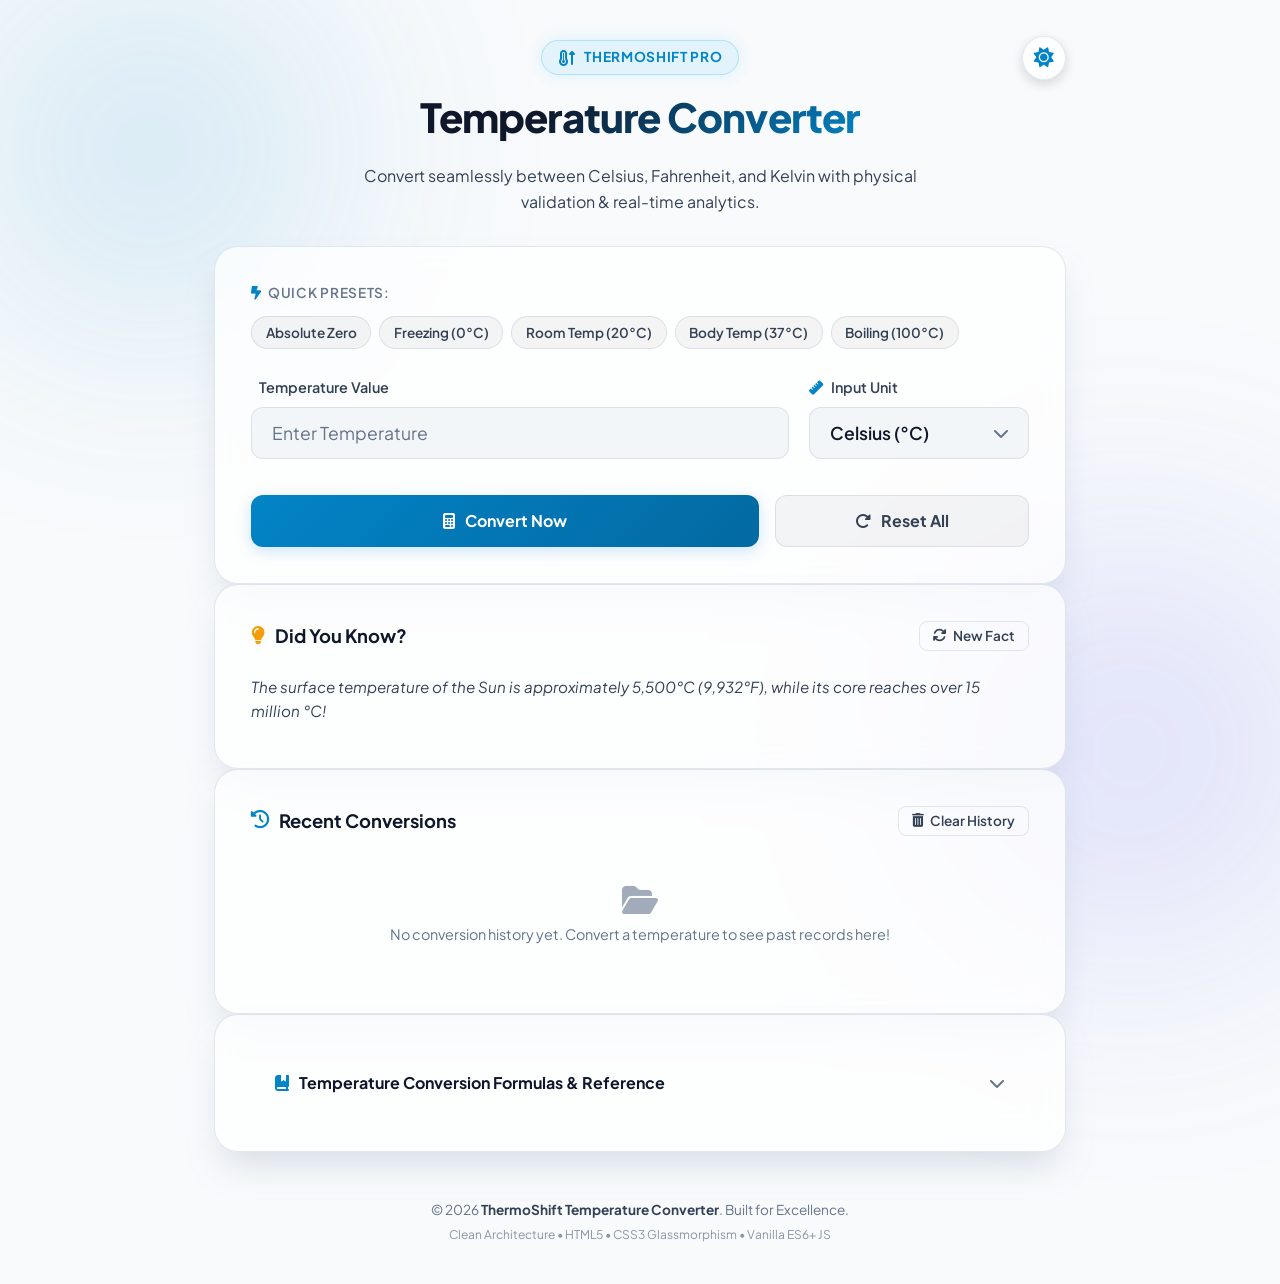
<file: webDevelopment-Level_1-Task_3- Temperature Converter/index.html>
<!-- Task 3: Temperature Converter Pro Application -->
<!DOCTYPE html>
<html lang="en" data-theme="dark">
<head>
  <meta charset="UTF-8">
  <meta name="viewport" content="width=device-width, initial-scale=1.0">
  <meta name="description" content="A modern, high-precision Temperature Converter web application supporting Celsius, Fahrenheit, and Kelvin conversions with real-time validation, conversion history, and glassmorphism design.">
  <meta name="theme-color" content="#0F172A">
  <title>Temperature Converter | Modern ThermoShift App</title>

  <!-- Google Fonts: Plus Jakarta Sans & JetBrains Mono -->
  <link rel="preconnect" href="https://fonts.googleapis.com">
  <link rel="preconnect" href="https://fonts.gstatic.com" crossorigin>
  <link href="https://fonts.googleapis.com/css2?family=JetBrains+Mono:wght@400;600&family=Plus+Jakarta+Sans:wght@400;500;600;700;800&display=swap" rel="stylesheet">

  <!-- Font Awesome 6 CDN for Icons -->
  <link rel="stylesheet" href="https://cdnjs.cloudflare.com/ajax/libs/font-awesome/6.5.1/css/all.min.css" integrity="sha512-DTOQO9RWCH3ppGqcWaEA1BIZOC6xxalwEsw9c2QQeAIftl+Vegovlnee1c9QX4TctnWMn13TZye+giMm8e2LwA==" crossorigin="anonymous" referrerpolicy="no-referrer" />

  <!-- Main Stylesheet -->
  <link rel="stylesheet" href="style.css">
</head>
<body>
  <!-- Ambient Glow Backgrounds -->
  <div class="ambient-glow bg-glow-1" aria-hidden="true"></div>
  <div class="ambient-glow bg-glow-2" aria-hidden="true"></div>

  <!-- Toast Notification Container -->
  <div id="toastContainer" class="toast-container" aria-live="polite" aria-atomic="true"></div>

  <div class="app-container">
    <!-- Header Section with Theme Switcher -->
    <header class="app-header">
      <div class="header-top">
        <div class="brand-badge">
          <i class="fa-solid fa-temperature-arrow-up brand-icon"></i>
          <span>ThermoShift Pro</span>
        </div>
        <!-- Feature 3: Theme Toggle Button -->
        <button type="button" id="themeToggleBtn" class="theme-toggle-btn" aria-label="Toggle dark/light theme" title="Switch Theme">
          <i class="fa-solid fa-moon theme-icon" id="themeIcon"></i>
        </button>
      </div>
      <h1 class="app-title">Temperature Converter</h1>
      <p class="app-subtitle">Convert seamlessly between Celsius, Fahrenheit, and Kelvin with physical validation & real-time analytics.</p>
    </header>

    <!-- Main Content Section -->
    <main class="app-main">
      <!-- Converter Glass Card -->
      <section class="converter-card" aria-labelledby="converter-heading">
        <h2 id="converter-heading" class="sr-only">Temperature Input Form</h2>

        <!-- Quick Temperature Presets -->
        <div class="presets-wrapper">
          <span class="presets-label"><i class="fa-solid fa-bolt-lightning"></i> Quick Presets:</span>
          <div class="preset-chips" role="group" aria-label="Temperature Presets">
            <button type="button" class="preset-btn" data-temp="-273.15" data-unit="C" aria-label="Preset Absolute Zero">
              Absolute Zero
            </button>
            <button type="button" class="preset-btn" data-temp="0" data-unit="C" aria-label="Preset Freezing Point">
              Freezing (0°C)
            </button>
            <button type="button" class="preset-btn" data-temp="20" data-unit="C" aria-label="Preset Room Temperature">
              Room Temp (20°C)
            </button>
            <button type="button" class="preset-btn" data-temp="37" data-unit="C" aria-label="Preset Body Temperature">
              Body Temp (37°C)
            </button>
            <button type="button" class="preset-btn" data-temp="100" data-unit="C" aria-label="Preset Boiling Point">
              Boiling (100°C)
            </button>
          </div>
        </div>

        <!-- Input Form Control Group -->
        <div class="input-form">
          <!-- Numeric Field -->
          <div class="form-group field-group">
            <label for="tempInput" class="form-label">
              <i class="fa-solid fa-input-numeric label-icon"></i> Temperature Value
            </label>
            <div class="input-wrapper">
              <input 
                type="text" 
                id="tempInput" 
                class="form-input" 
                placeholder="Enter Temperature" 
                autocomplete="off"
                inputmode="decimal"
                aria-label="Temperature Value Input"
                aria-describedby="errorMessage" 
                required
              />
              <button type="button" id="clearInputBtn" class="clear-input-btn hidden" aria-label="Clear input value" title="Clear input">
                <i class="fa-solid fa-circle-xmark"></i>
              </button>
            </div>
          </div>

          <!-- Unit Selector Dropdown -->
          <div class="form-group unit-group">
            <label for="unitSelect" class="form-label">
              <i class="fa-solid fa-ruler label-icon"></i> Input Unit
            </label>
            <div class="select-wrapper">
              <select id="unitSelect" class="form-select" aria-label="Select Input Temperature Unit">
                <option value="C" selected>Celsius (°C)</option>
                <option value="F">Fahrenheit (°F)</option>
                <option value="K">Kelvin (K)</option>
              </select>
              <i class="fa-solid fa-chevron-down select-arrow" aria-hidden="true"></i>
            </div>
          </div>
        </div>

        <!-- Real-time Error Alert Banner -->
        <div id="errorMessage" class="error-banner hidden" role="alert" aria-live="assertive">
          <i class="fa-solid fa-circle-exclamation error-icon"></i>
          <span id="errorText" class="error-text">Please enter a valid numeric temperature value.</span>
        </div>

        <!-- Action Buttons -->
        <div class="actions-group">
          <button type="button" id="convertBtn" class="btn btn-primary" aria-label="Convert Temperature">
            <span class="btn-spinner hidden" id="btnSpinner" aria-hidden="true">
              <i class="fa-solid fa-circle-notch fa-spin"></i>
            </span>
            <i class="fa-solid fa-calculator btn-icon" id="btnIcon"></i>
            <span class="btn-text" id="btnText">Convert Now</span>
          </button>
          <button type="button" id="resetBtn" class="btn btn-secondary" aria-label="Reset Converter Form">
            <i class="fa-solid fa-rotate-right btn-icon"></i>
            <span>Reset All</span>
          </button>
        </div>
      </section>

      <!-- Results Display Section -->
      <section id="resultsSection" class="results-section hidden" aria-live="polite" aria-labelledby="results-heading">
        <div class="results-header">
          <h2 id="results-heading" class="results-title">
            <i class="fa-solid fa-square-poll-vertical title-icon"></i> Conversion Output
          </h2>
          <div class="results-actions">
            <span class="results-badge" id="resultsBadge">Input: Celsius</span>
            <!-- Feature 2: Copy Result Button -->
            <button type="button" id="copyResultsBtn" class="copy-btn" aria-label="Copy conversion results to clipboard" title="Copy All Results">
              <i class="fa-regular fa-copy"></i>
              <span>Copy Result</span>
            </button>
          </div>
        </div>

        <!-- Cards Grid for Celsius, Fahrenheit, Kelvin with Tooltips -->
        <div class="results-grid">
          <!-- Celsius Output Card -->
          <article class="result-card" id="celsiusCard" data-unit="C">
            <div class="card-top">
              <span class="unit-name">
                <i class="fa-solid fa-temperature-half"></i> Celsius
                <!-- Feature 5: Tooltip Icon -->
                <span class="tooltip-wrapper">
                  <i class="fa-solid fa-circle-info tooltip-icon" tabindex="0" aria-label="Celsius unit information"></i>
                  <span class="tooltip-box" role="tooltip">Water freezes at 0°C and boils at 100°C under standard atmospheric pressure.</span>
                </span>
              </span>
              <span class="unit-tag">°C</span>
            </div>
            <div class="card-body">
              <span class="result-value" id="celsiusVal">--</span>
              <span class="result-symbol">°C</span>
            </div>
            <div class="card-footer">
              <span class="card-status" id="celsiusStatus">Base Unit</span>
            </div>
          </article>

          <!-- Fahrenheit Output Card -->
          <article class="result-card" id="fahrenheitCard" data-unit="F">
            <div class="card-top">
              <span class="unit-name">
                <i class="fa-solid fa-temperature-high"></i> Fahrenheit
                <!-- Feature 5: Tooltip Icon -->
                <span class="tooltip-wrapper">
                  <i class="fa-solid fa-circle-info tooltip-icon" tabindex="0" aria-label="Fahrenheit unit information"></i>
                  <span class="tooltip-box" role="tooltip">Commonly used in the United States for weather and everyday temperatures.</span>
                </span>
              </span>
              <span class="unit-tag">°F</span>
            </div>
            <div class="card-body">
              <span class="result-value" id="fahrenheitVal">--</span>
              <span class="result-symbol">°F</span>
            </div>
            <div class="card-footer">
              <span class="card-status" id="fahrenheitStatus">Converted Unit</span>
            </div>
          </article>

          <!-- Kelvin Output Card -->
          <article class="result-card" id="kelvinCard" data-unit="K">
            <div class="card-top">
              <span class="unit-name">
                <i class="fa-solid fa-atom"></i> Kelvin
                <!-- Feature 5: Tooltip Icon -->
                <span class="tooltip-wrapper">
                  <i class="fa-solid fa-circle-info tooltip-icon" tabindex="0" aria-label="Kelvin unit information"></i>
                  <span class="tooltip-box" role="tooltip">The SI base unit of temperature. 0 K represents Absolute Zero.</span>
                </span>
              </span>
              <span class="unit-tag">K</span>
            </div>
            <div class="card-body">
              <span class="result-value" id="kelvinVal">--</span>
              <span class="result-symbol">K</span>
            </div>
            <div class="card-footer">
              <span class="card-status" id="kelvinStatus">Absolute Scale</span>
            </div>
          </article>
        </div>

        <!-- Feature 4: Temperature Status Indicator Card -->
        <div id="statusCard" class="status-card" aria-live="polite">
          <div class="status-left">
            <span id="statusEmoji" class="status-emoji">🌤</span>
          </div>
          <div class="status-right">
            <h3 id="statusTitle" class="status-title">Pleasant</h3>
            <p id="statusDesc" class="status-desc">The temperature is comfortable for most outdoor activities.</p>
          </div>
        </div>

        <!-- Thermal Visual Scale Gauge -->
        <div class="gauge-card">
          <div class="gauge-header">
            <span class="gauge-title"><i class="fa-solid fa-gauge-high"></i> Thermal Visual Spectrum</span>
            <span id="gaugeStatusText" class="gauge-status">Moderate</span>
          </div>
          <div class="gauge-bar-wrapper">
            <div class="gauge-bar">
              <div id="gaugeIndicator" class="gauge-indicator" style="left: 50%;">
                <div class="indicator-tooltip" id="gaugeTooltip">25 °C</div>
              </div>
            </div>
          </div>
          <div class="gauge-labels">
            <span>Absolute Zero (-273.15°C)</span>
            <span>Freezing (0°C)</span>
            <span>Room (20°C)</span>
            <span>Boiling (100°C)</span>
            <span>Extreme High</span>
          </div>
        </div>
      </section>

      <!-- Feature 6: Random Temperature Facts Card -->
      <section id="factsCard" class="facts-card" aria-labelledby="facts-heading">
        <div class="facts-header">
          <h2 id="facts-heading" class="facts-title">
            <i class="fa-solid fa-lightbulb facts-icon"></i> Did You Know?
          </h2>
          <button type="button" id="newFactBtn" class="btn-text-action" aria-label="Get another random fact">
            <i class="fa-solid fa-arrows-rotate"></i> New Fact
          </button>
        </div>
        <p id="factText" class="fact-text">Absolute zero is 0 Kelvin (-273.15°C), the temperature at which all molecular motion ceases.</p>
      </section>

      <!-- Feature 1: Recent Conversions History Card -->
      <section id="historySection" class="history-card" aria-labelledby="history-heading">
        <div class="history-header">
          <h2 id="history-heading" class="history-title">
            <i class="fa-solid fa-clock-rotate-left history-icon"></i> Recent Conversions
          </h2>
          <button type="button" id="clearHistoryBtn" class="btn-text-action btn-danger-action" aria-label="Clear conversion history">
            <i class="fa-solid fa-trash-can"></i> Clear History
          </button>
        </div>
        
        <div id="emptyHistoryMsg" class="empty-history-msg">
          <i class="fa-solid fa-folder-open empty-icon"></i>
          <p>No conversion history yet. Convert a temperature to see past records here!</p>
        </div>

        <ul id="historyList" class="history-list hidden"></ul>
      </section>

      <!-- Formulas Information Section -->
      <section class="info-card" aria-labelledby="formulas-heading">
        <details class="formulas-accordion">
          <summary class="formulas-summary" id="formulas-heading">
            <span class="summary-title">
              <i class="fa-solid fa-book-bookmark summary-icon"></i> Temperature Conversion Formulas & Reference
            </span>
            <i class="fa-solid fa-chevron-down accordion-arrow" aria-hidden="true"></i>
          </summary>
          <div class="formulas-content">
            <div class="formula-grid">
              <div class="formula-box">
                <h3><i class="fa-solid fa-arrow-right-arrow-left"></i> Celsius to Others</h3>
                <ul>
                  <li><strong>Fahrenheit:</strong> <code>°F = (°C × 9/5) + 32</code></li>
                  <li><strong>Kelvin:</strong> <code>K = °C + 273.15</code></li>
                </ul>
              </div>
              <div class="formula-box">
                <h3><i class="fa-solid fa-arrow-right-arrow-left"></i> Fahrenheit to Others</h3>
                <ul>
                  <li><strong>Celsius:</strong> <code>°C = (°F − 32) × 5/9</code></li>
                  <li><strong>Kelvin:</strong> <code>K = ((°F − 32) × 5/9) + 273.15</code></li>
                </ul>
              </div>
              <div class="formula-box">
                <h3><i class="fa-solid fa-arrow-right-arrow-left"></i> Kelvin to Others</h3>
                <ul>
                  <li><strong>Celsius:</strong> <code>°C = K − 273.15</code></li>
                  <li><strong>Fahrenheit:</strong> <code>°F = ((K − 273.15) × 9/5) + 32</code></li>
                </ul>
              </div>
              <div class="formula-box absolute-zero-info">
                <h3><i class="fa-solid fa-snowflake"></i> Physics Boundary (Absolute Zero)</h3>
                <p>Absolute zero is the theoretical lower limit of thermodynamic temperature scale:</p>
                <ul>
                  <li><strong>Celsius:</strong> −273.15 °C</li>
                  <li><strong>Fahrenheit:</strong> −459.67 °F</li>
                  <li><strong>Kelvin:</strong> 0.00 K</li>
                </ul>
              </div>
            </div>
          </div>
        </details>
      </section>
    </main>

    <!-- Footer Section -->
    <footer class="app-footer">
      <p>&copy; <span id="yearSpan">2026</span> <strong>ThermoShift Temperature Converter</strong>. Built for Excellence.</p>
      <p class="footer-sub">Clean Architecture • HTML5 • CSS3 Glassmorphism • Vanilla ES6+ JS</p>
    </footer>
  </div>

  <!-- Main JavaScript File -->
  <script src="script.js"></script>
</body>
</html>
</file>
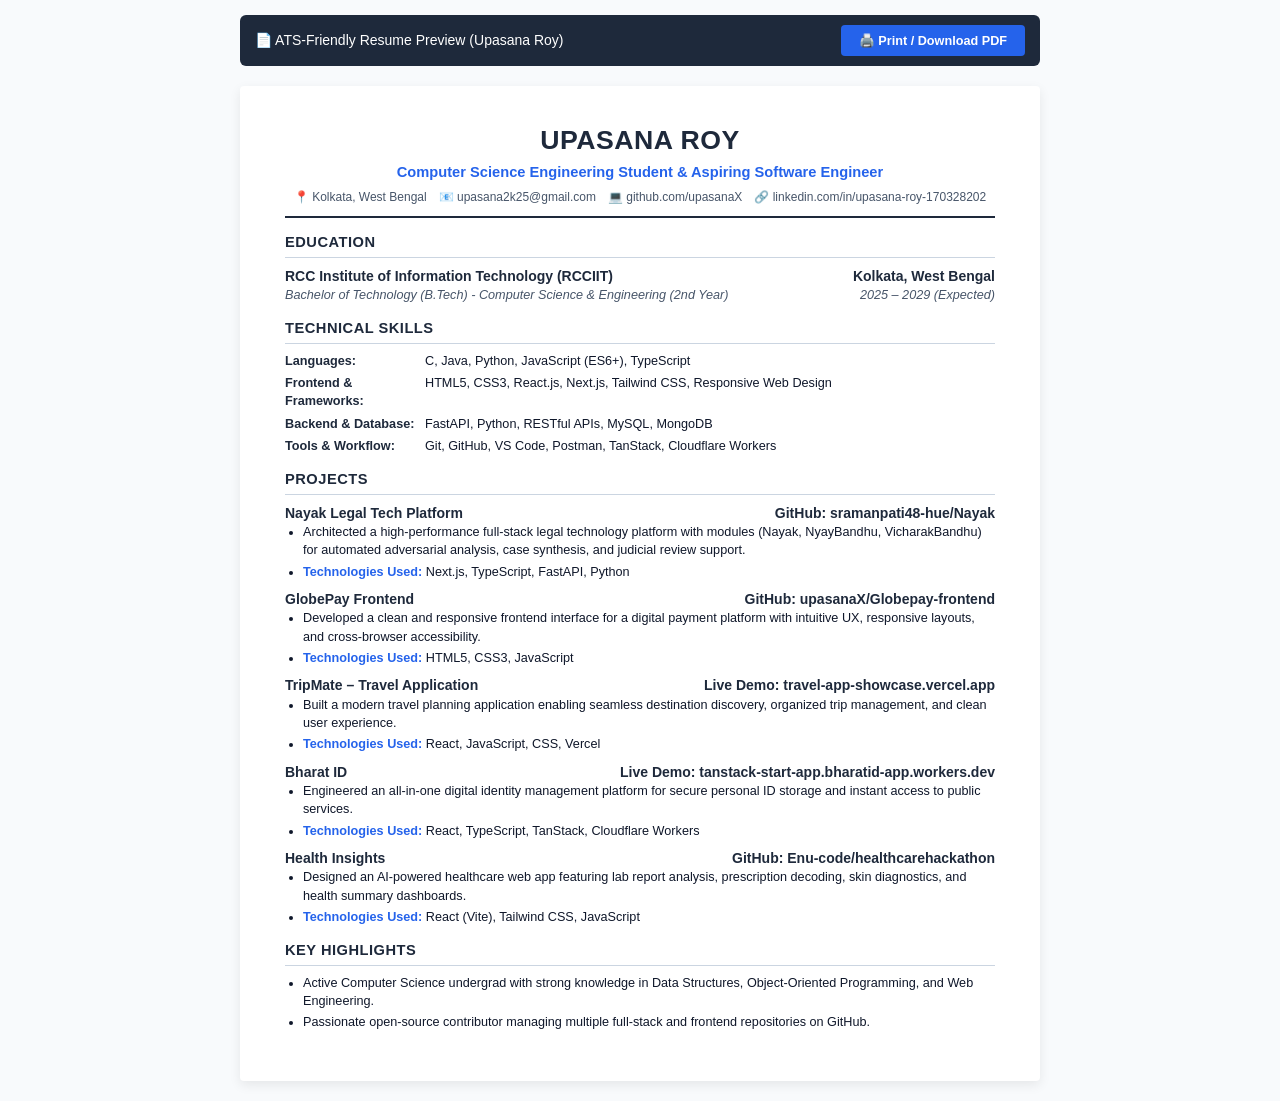
<file: web_Development-Level_1-Task_2/resume.html>
<!DOCTYPE html>
<html lang="en">
<head>
  <meta charset="UTF-8">
  <meta name="viewport" content="width=device-width, initial-scale=1.0">
  <title>Upasana Roy - Resume</title>
  <style>
    /* ATS-Friendly Print & Display CSS */
    :root {
      --primary: #1E293B;
      --accent: #2563EB;
      --text: #0F172A;
      --muted: #475569;
      --border: #CBD5E1;
    }

    * {
      box-sizing: border-box;
      margin: 0;
      padding: 0;
    }

    body {
      font-family: 'Segoe UI', Arial, Helvetica, sans-serif;
      color: var(--text);
      background-color: #F8FAFC;
      line-height: 1.45;
      font-size: 10.5pt;
    }

    .resume-page {
      max-width: 800px;
      margin: 20px auto;
      background: #FFFFFF;
      padding: 35px 45px;
      box-shadow: 0 4px 12px rgba(0, 0, 0, 0.08);
      border-radius: 4px;
    }

    /* Print Header */
    header {
      border-bottom: 2px solid var(--primary);
      padding-bottom: 10px;
      margin-bottom: 14px;
      text-align: center;
    }

    h1 {
      font-size: 20pt;
      font-weight: 700;
      color: var(--primary);
      text-transform: uppercase;
      letter-spacing: 0.5px;
      margin-bottom: 2px;
    }

    .subtitle {
      font-size: 11pt;
      font-weight: 600;
      color: var(--accent);
      margin-bottom: 6px;
    }

    .contact-info {
      font-size: 9pt;
      color: var(--muted);
      display: flex;
      justify-content: center;
      flex-wrap: wrap;
      gap: 12px;
    }

    .contact-info a {
      color: var(--muted);
      text-decoration: none;
    }

    .contact-info a:hover {
      color: var(--accent);
      text-decoration: underline;
    }

    /* Section Styling */
    section {
      margin-bottom: 14px;
    }

    .section-title {
      font-size: 11pt;
      font-weight: 700;
      color: var(--primary);
      text-transform: uppercase;
      letter-spacing: 0.5px;
      border-bottom: 1px solid var(--border);
      padding-bottom: 3px;
      margin-bottom: 8px;
    }

    /* Education */
    .edu-item, .project-item {
      margin-bottom: 8px;
    }

    .row-header {
      display: flex;
      justify-content: space-between;
      align-items: baseline;
      font-weight: 700;
      font-size: 10.5pt;
      color: var(--primary);
    }

    .row-subtitle {
      display: flex;
      justify-content: space-between;
      font-size: 9.5pt;
      color: var(--muted);
      font-style: italic;
      margin-bottom: 3px;
    }

    /* Skills Table */
    .skills-grid {
      display: grid;
      grid-template-columns: 140px 1fr;
      row-gap: 4px;
      font-size: 9.5pt;
    }

    .skill-label {
      font-weight: 700;
      color: var(--primary);
    }

    .skill-val {
      color: var(--text);
    }

    /* Bullet Lists */
    ul {
      list-style-type: disc;
      margin-left: 18px;
      font-size: 9.5pt;
    }

    li {
      margin-bottom: 3px;
      color: var(--text);
    }

    .tech-used {
      font-weight: 600;
      color: var(--accent);
    }

    /* Action bar for Web view */
    .no-print-bar {
      max-width: 800px;
      margin: 15px auto 0;
      display: flex;
      justify-content: space-between;
      align-items: center;
      padding: 10px 15px;
      background: #1E293B;
      color: white;
      border-radius: 6px;
    }

    .btn-print {
      background: #2563EB;
      color: white;
      border: none;
      padding: 8px 18px;
      font-weight: 600;
      border-radius: 4px;
      cursor: pointer;
      font-size: 9.5pt;
    }

    .btn-print:hover {
      background: #1D4ED8;
    }

    @media print {
      body {
        background: white;
      }
      .no-print-bar {
        display: none !important;
      }
      .resume-page {
        margin: 0;
        padding: 20px 30px;
        box-shadow: none;
        max-width: 100%;
      }
    }
  </style>
</head>
<body>

  <!-- Print Button Bar (Hidden when printing) -->
  <div class="no-print-bar">
    <span>📄 ATS-Friendly Resume Preview (Upasana Roy)</span>
    <div>
      <button onclick="window.print()" class="btn-print">🖨️ Print / Download PDF</button>
    </div>
  </div>

  <div class="resume-page">
    <header>
      <h1>UPASANA ROY</h1>
      <div class="subtitle">Computer Science Engineering Student &amp; Aspiring Software Engineer</div>
      <div class="contact-info">
        <span>📍 Kolkata, West Bengal</span>
        <span>📧 <a href="mailto:upasana2k25@gmail.com">upasana2k25@gmail.com</a></span>
        <span>💻 <a href="https://github.com/upasanaX">github.com/upasanaX</a></span>
        <span>🔗 <a href="https://www.linkedin.com/in/upasana-roy-170328202">linkedin.com/in/upasana-roy-170328202</a></span>
      </div>
    </header>

    <!-- Education -->
    <section>
      <div class="section-title">Education</div>
      <div class="edu-item">
        <div class="row-header">
          <span>RCC Institute of Information Technology (RCCIIT)</span>
          <span>Kolkata, West Bengal</span>
        </div>
        <div class="row-subtitle">
          <span>Bachelor of Technology (B.Tech) - Computer Science &amp; Engineering (2nd Year)</span>
          <span>2025 – 2029 (Expected)</span>
        </div>
      </div>
    </section>

    <!-- Technical Skills -->
    <section>
      <div class="section-title">Technical Skills</div>
      <div class="skills-grid">
        <div class="skill-label">Languages:</div>
        <div class="skill-val">C, Java, Python, JavaScript (ES6+), TypeScript</div>

        <div class="skill-label">Frontend &amp; Frameworks:</div>
        <div class="skill-val">HTML5, CSS3, React.js, Next.js, Tailwind CSS, Responsive Web Design</div>

        <div class="skill-label">Backend &amp; Database:</div>
        <div class="skill-val">FastAPI, Python, RESTful APIs, MySQL, MongoDB</div>

        <div class="skill-label">Tools &amp; Workflow:</div>
        <div class="skill-val">Git, GitHub, VS Code, Postman, TanStack, Cloudflare Workers</div>
      </div>
    </section>

    <!-- Key Projects -->
    <section>
      <div class="section-title">Projects</div>

      <!-- Project 1 -->
      <div class="project-item">
        <div class="row-header">
          <span>Nayak Legal Tech Platform</span>
          <span>GitHub: sramanpati48-hue/Nayak</span>
        </div>
        <ul>
          <li>Architected a high-performance full-stack legal technology platform with modules (Nayak, NyayBandhu, VicharakBandhu) for automated adversarial analysis, case synthesis, and judicial review support.</li>
          <li><span class="tech-used">Technologies Used:</span> Next.js, TypeScript, FastAPI, Python</li>
        </ul>
      </div>

      <!-- Project 2 -->
      <div class="project-item">
        <div class="row-header">
          <span>GlobePay Frontend</span>
          <span>GitHub: upasanaX/Globepay-frontend</span>
        </div>
        <ul>
          <li>Developed a clean and responsive frontend interface for a digital payment platform with intuitive UX, responsive layouts, and cross-browser accessibility.</li>
          <li><span class="tech-used">Technologies Used:</span> HTML5, CSS3, JavaScript</li>
        </ul>
      </div>

      <!-- Project 3 -->
      <div class="project-item">
        <div class="row-header">
          <span>TripMate – Travel Application</span>
          <span>Live Demo: travel-app-showcase.vercel.app</span>
        </div>
        <ul>
          <li>Built a modern travel planning application enabling seamless destination discovery, organized trip management, and clean user experience.</li>
          <li><span class="tech-used">Technologies Used:</span> React, JavaScript, CSS, Vercel</li>
        </ul>
      </div>

      <!-- Project 4 -->
      <div class="project-item">
        <div class="row-header">
          <span>Bharat ID</span>
          <span>Live Demo: tanstack-start-app.bharatid-app.workers.dev</span>
        </div>
        <ul>
          <li>Engineered an all-in-one digital identity management platform for secure personal ID storage and instant access to public services.</li>
          <li><span class="tech-used">Technologies Used:</span> React, TypeScript, TanStack, Cloudflare Workers</li>
        </ul>
      </div>

      <!-- Project 5 -->
      <div class="project-item">
        <div class="row-header">
          <span>Health Insights</span>
          <span>GitHub: Enu-code/healthcarehackathon</span>
        </div>
        <ul>
          <li>Designed an AI-powered healthcare web app featuring lab report analysis, prescription decoding, skin diagnostics, and health summary dashboards.</li>
          <li><span class="tech-used">Technologies Used:</span> React (Vite), Tailwind CSS, JavaScript</li>
        </ul>
      </div>
    </section>

    <!-- Key Highlights / Achievements -->
    <section>
      <div class="section-title">Key Highlights</div>
      <ul>
        <li>Active Computer Science undergrad with strong knowledge in Data Structures, Object-Oriented Programming, and Web Engineering.</li>
        <li>Passionate open-source contributor managing multiple full-stack and frontend repositories on GitHub.</li>
      </ul>
    </section>
  </div>

</body>
</html>
</file>
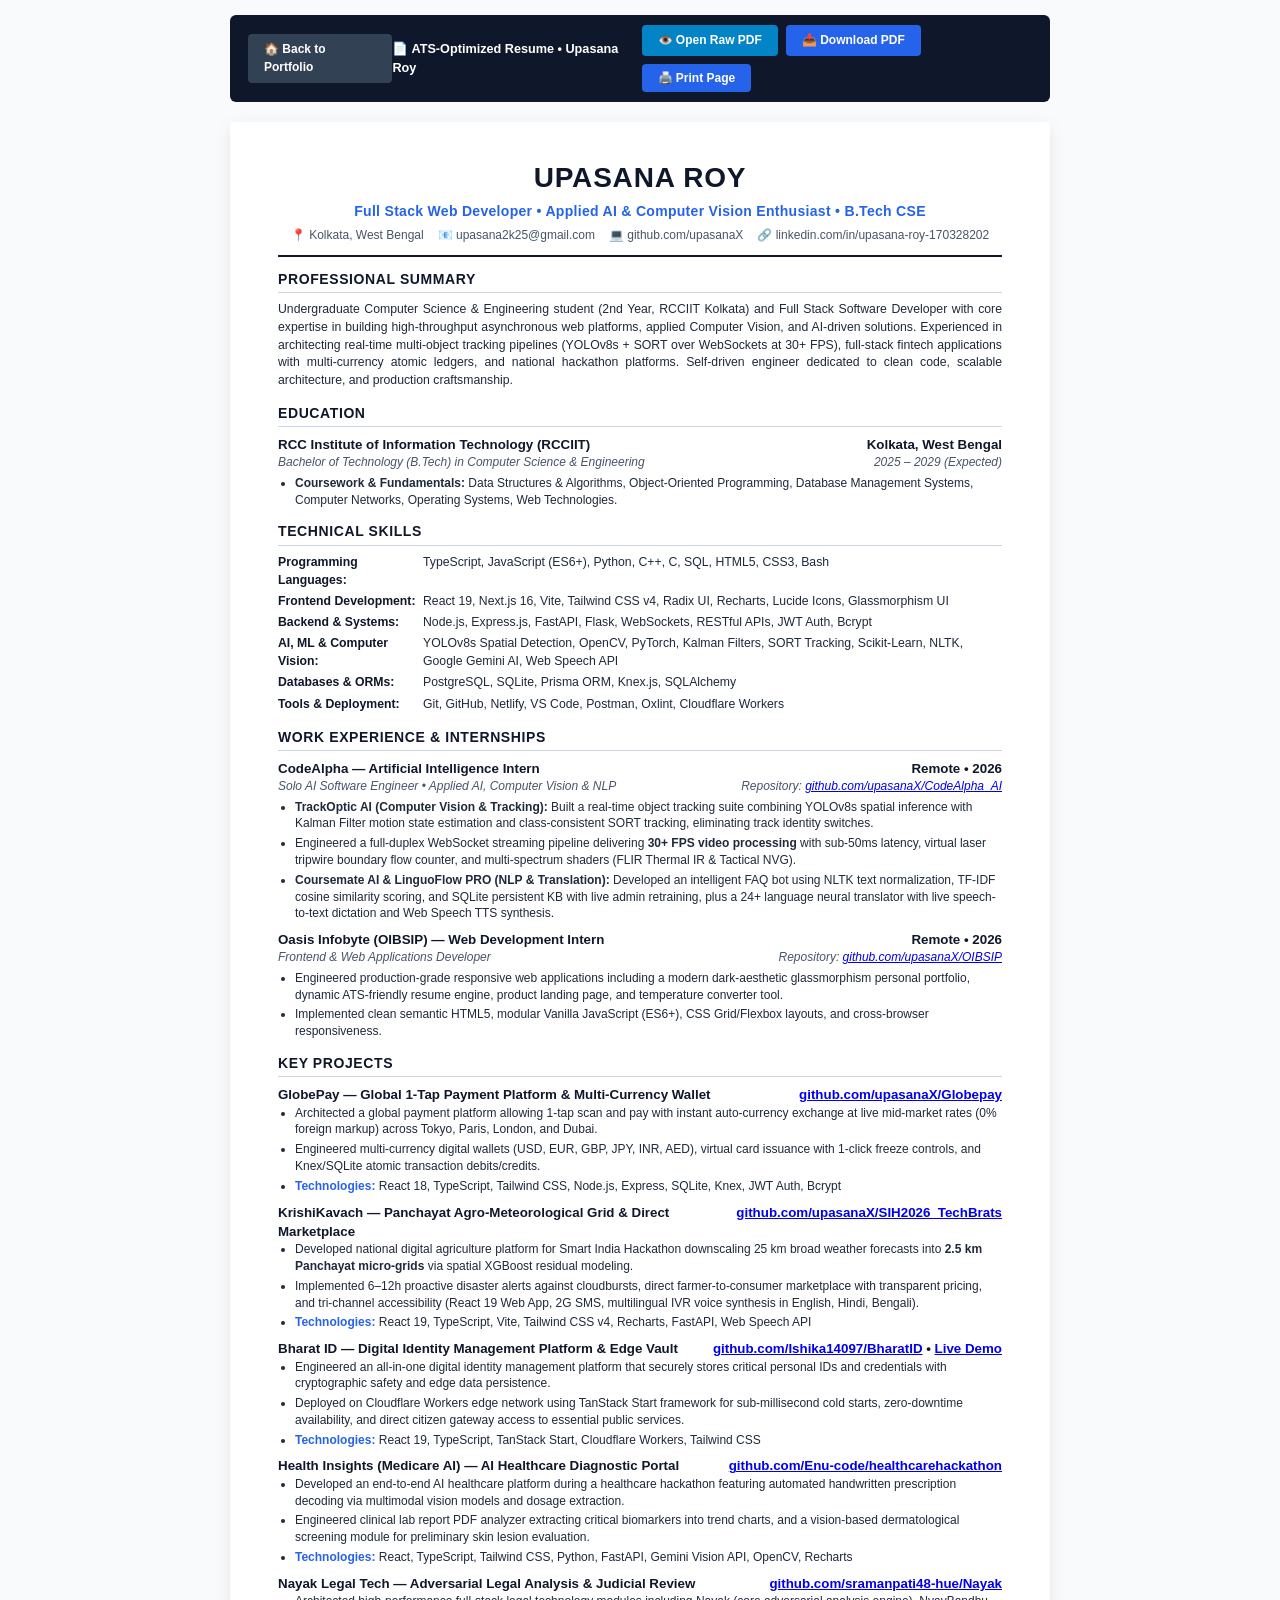
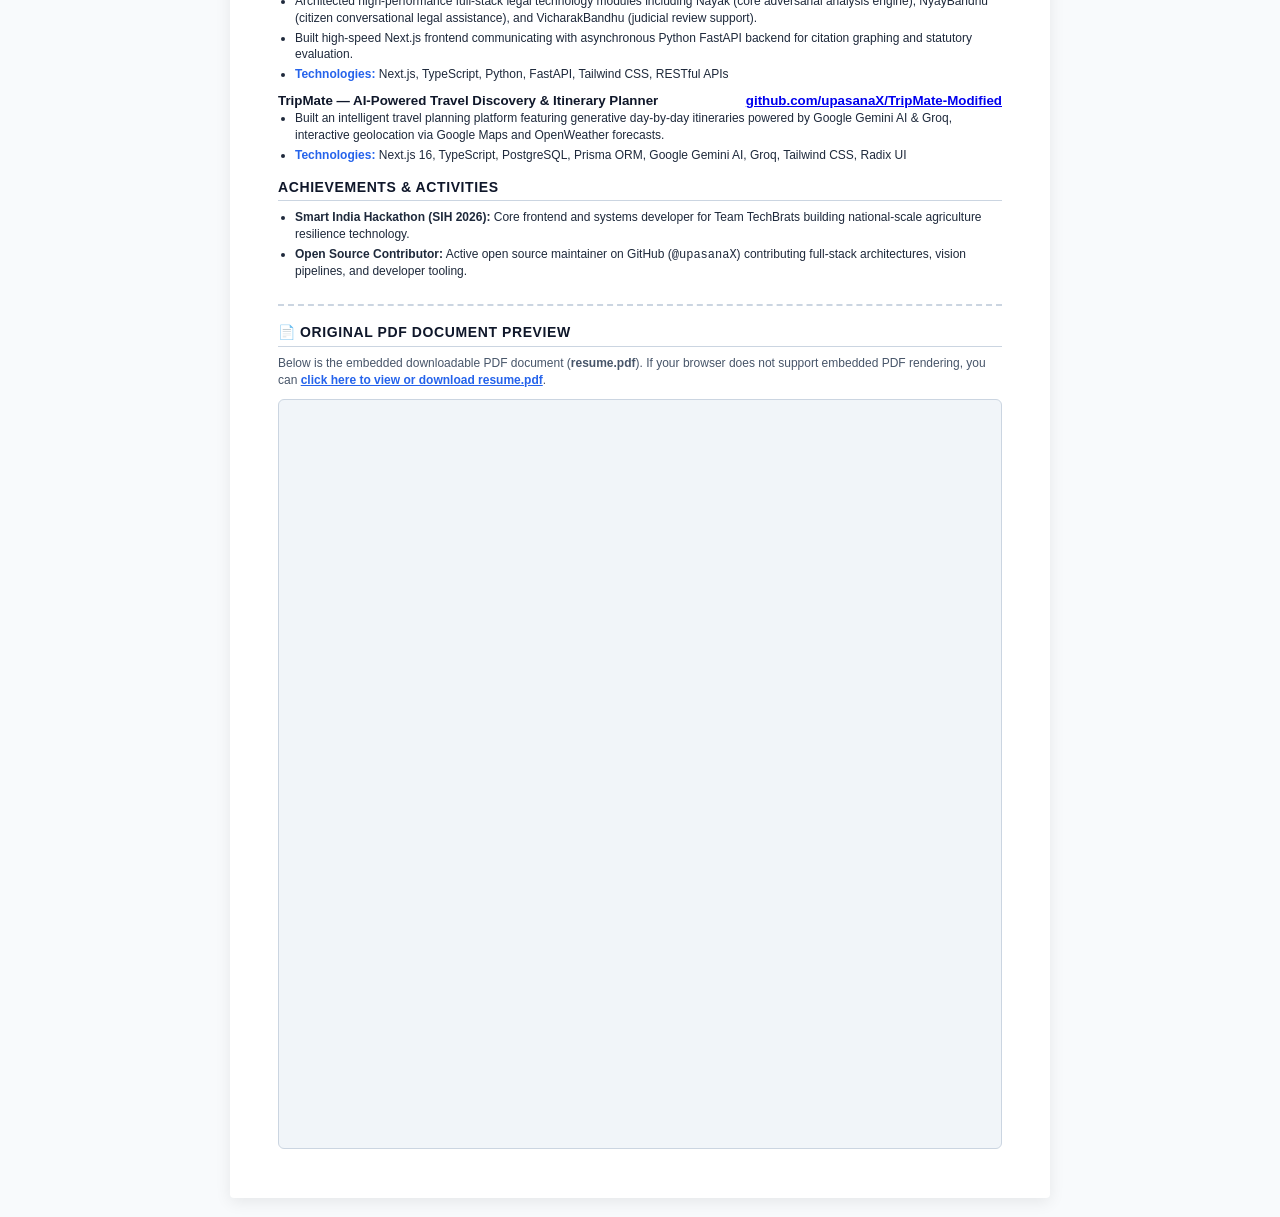
<file: webDevelopment-Level_1-Task_2-Portfolio/resume.html>
<!-- Task 2: ATS Resume Page -->
<!DOCTYPE html>
<html lang="en">
<head>
  <meta charset="UTF-8">
  <meta name="viewport" content="width=device-width, initial-scale=1.0">
  <title>Upasana Roy - Resume</title>
  <style>
    /* ATS-Friendly Print & Display CSS */
    :root {
      --primary: #0F172A;
      --accent: #2563EB;
      --accent-dark: #1D4ED8;
      --text: #0F172A;
      --muted: #475569;
      --border: #CBD5E1;
      --tag-bg: #F1F5F9;
    }

    * {
      box-sizing: border-box;
      margin: 0;
      padding: 0;
    }

    body {
      font-family: 'Segoe UI', Arial, Helvetica, sans-serif;
      color: var(--text);
      background-color: #F8FAFC;
      line-height: 1.45;
      font-size: 10pt;
    }

    .resume-page {
      max-width: 820px;
      margin: 20px auto;
      background: #FFFFFF;
      padding: 36px 48px;
      box-shadow: 0 4px 16px rgba(0, 0, 0, 0.08);
      border-radius: 4px;
    }

    /* Print Header */
    header {
      border-bottom: 2.5px solid var(--primary);
      padding-bottom: 10px;
      margin-bottom: 12px;
      text-align: center;
    }

    h1 {
      font-size: 21pt;
      font-weight: 800;
      color: var(--primary);
      text-transform: uppercase;
      letter-spacing: 0.8px;
      margin-bottom: 2px;
    }

    .subtitle {
      font-size: 10.5pt;
      font-weight: 700;
      color: var(--accent);
      margin-bottom: 6px;
      letter-spacing: 0.3px;
    }

    .contact-info {
      font-size: 9pt;
      color: var(--muted);
      display: flex;
      justify-content: center;
      flex-wrap: wrap;
      gap: 14px;
    }

    .contact-info a {
      color: var(--muted);
      text-decoration: none;
      font-weight: 500;
    }

    .contact-info a:hover {
      color: var(--accent);
      text-decoration: underline;
    }

    /* Section Styling */
    section {
      margin-bottom: 13px;
    }

    .section-title {
      font-size: 10.5pt;
      font-weight: 800;
      color: var(--primary);
      text-transform: uppercase;
      letter-spacing: 0.6px;
      border-bottom: 1.5px solid var(--border);
      padding-bottom: 3px;
      margin-bottom: 8px;
    }

    /* Summary */
    .summary-text {
      font-size: 9.2pt;
      color: #1E293B;
      text-align: justify;
      line-height: 1.45;
    }

    /* Education & Experience Items */
    .edu-item, .exp-item, .project-item {
      margin-bottom: 8px;
    }

    .row-header {
      display: flex;
      justify-content: space-between;
      align-items: baseline;
      font-weight: 700;
      font-size: 10pt;
      color: var(--primary);
    }

    .row-subtitle {
      display: flex;
      justify-content: space-between;
      font-size: 9pt;
      color: var(--muted);
      font-style: italic;
      margin-bottom: 3px;
    }

    /* Skills Table */
    .skills-grid {
      display: grid;
      grid-template-columns: 145px 1fr;
      row-gap: 3.5px;
      font-size: 9.2pt;
    }

    .skill-label {
      font-weight: 700;
      color: var(--primary);
    }

    .skill-val {
      color: #1E293B;
    }

    /* Bullet Lists */
    ul {
      list-style-type: disc;
      margin-left: 17px;
      font-size: 9pt;
    }

    li {
      margin-bottom: 3px;
      color: #1E293B;
      line-height: 1.4;
    }

    .tech-used {
      font-weight: 700;
      color: var(--accent);
    }

    /* Action bar for Web view */
    .no-print-bar {
      max-width: 820px;
      margin: 15px auto 0;
      display: flex;
      justify-content: space-between;
      align-items: center;
      padding: 10px 18px;
      background: #0F172A;
      color: white;
      border-radius: 6px;
    }

    .btn-print {
      background: #2563EB;
      color: white;
      border: none;
      padding: 7px 16px;
      font-weight: 600;
      border-radius: 4px;
      cursor: pointer;
      font-size: 9pt;
      transition: background 0.2s;
    }

    .btn-print:hover {
      background: #1D4ED8;
    }

    @media print {
      body {
        background: white;
      }
      .no-print-bar, .no-print {
        display: none !important;
      }
      .resume-page {
        margin: 0;
        padding: 20px 28px;
        box-shadow: none;
        max-width: 100%;
      }
    }
  </style>
</head>
<body>

  <!-- Print & Navigation Bar (Hidden when printing) -->
  <div class="no-print-bar">
    <a href="index.html" class="btn-print" style="text-decoration: none; display: inline-flex; align-items: center; gap: 6px; background: #334155;">
      🏠 Back to Portfolio
    </a>
    <span style="font-weight: 600; font-size: 9.5pt;">📄 ATS-Optimized Resume • Upasana Roy</span>
    <div style="display: flex; gap: 8px; align-items: center; flex-wrap: wrap;">
      <a href="resume.pdf" target="_blank" class="btn-print" style="text-decoration: none; display: inline-block; background: #0284C7;">👁️ Open Raw PDF</a>
      <a href="resume.pdf" download="Upasana_Roy_Resume.pdf" class="btn-print" style="text-decoration: none; display: inline-block;">📥 Download PDF</a>
      <button onclick="window.print()" class="btn-print">🖨️ Print Page</button>
    </div>
  </div>

  <div class="resume-page">
    <header>
      <h1>UPASANA ROY</h1>
      <div class="subtitle">Full Stack Web Developer &bull; Applied AI &amp; Computer Vision Enthusiast &bull; B.Tech CSE</div>
      <div class="contact-info">
        <span>📍 Kolkata, West Bengal</span>
        <span>📧 <a href="mailto:upasana2k25@gmail.com">upasana2k25@gmail.com</a></span>
        <span>💻 <a href="https://github.com/upasanaX">github.com/upasanaX</a></span>
        <span>🔗 <a href="https://www.linkedin.com/in/upasana-roy-170328202">linkedin.com/in/upasana-roy-170328202</a></span>
      </div>
    </header>

    <!-- Professional Summary -->
    <section>
      <div class="section-title">Professional Summary</div>
      <p class="summary-text">
        Undergraduate Computer Science &amp; Engineering student (2nd Year, RCCIIT Kolkata) and Full Stack Software Developer with core expertise in building high-throughput asynchronous web platforms, applied Computer Vision, and AI-driven solutions. Experienced in architecting real-time multi-object tracking pipelines (YOLOv8s + SORT over WebSockets at 30+ FPS), full-stack fintech applications with multi-currency atomic ledgers, and national hackathon platforms. Self-driven engineer dedicated to clean code, scalable architecture, and production craftsmanship.
      </p>
    </section>

    <!-- Education -->
    <section>
      <div class="section-title">Education</div>
      <div class="edu-item">
        <div class="row-header">
          <span>RCC Institute of Information Technology (RCCIIT)</span>
          <span>Kolkata, West Bengal</span>
        </div>
        <div class="row-subtitle">
          <span>Bachelor of Technology (B.Tech) in Computer Science &amp; Engineering</span>
          <span>2025 – 2029 (Expected)</span>
        </div>
        <ul>
          <li><strong>Coursework &amp; Fundamentals:</strong> Data Structures &amp; Algorithms, Object-Oriented Programming, Database Management Systems, Computer Networks, Operating Systems, Web Technologies.</li>
        </ul>
      </div>
    </section>

    <!-- Technical Skills -->
    <section>
      <div class="section-title">Technical Skills</div>
      <div class="skills-grid">
        <div class="skill-label">Programming Languages:</div>
        <div class="skill-val">TypeScript, JavaScript (ES6+), Python, C++, C, SQL, HTML5, CSS3, Bash</div>

        <div class="skill-label">Frontend Development:</div>
        <div class="skill-val">React 19, Next.js 16, Vite, Tailwind CSS v4, Radix UI, Recharts, Lucide Icons, Glassmorphism UI</div>

        <div class="skill-label">Backend &amp; Systems:</div>
        <div class="skill-val">Node.js, Express.js, FastAPI, Flask, WebSockets, RESTful APIs, JWT Auth, Bcrypt</div>

        <div class="skill-label">AI, ML &amp; Computer Vision:</div>
        <div class="skill-val">YOLOv8s Spatial Detection, OpenCV, PyTorch, Kalman Filters, SORT Tracking, Scikit-Learn, NLTK, Google Gemini AI, Web Speech API</div>

        <div class="skill-label">Databases &amp; ORMs:</div>
        <div class="skill-val">PostgreSQL, SQLite, Prisma ORM, Knex.js, SQLAlchemy</div>

        <div class="skill-label">Tools &amp; Deployment:</div>
        <div class="skill-val">Git, GitHub, Netlify, VS Code, Postman, Oxlint, Cloudflare Workers</div>
      </div>
    </section>

    <!-- Work Experience & Internships -->
    <section>
      <div class="section-title">Work Experience &amp; Internships</div>

      <!-- Exp 1: CodeAlpha AI Intern -->
      <div class="exp-item">
        <div class="row-header">
          <span>CodeAlpha &mdash; Artificial Intelligence Intern</span>
          <span>Remote &bull; 2026</span>
        </div>
        <div class="row-subtitle">
          <span>Solo AI Software Engineer &bull; Applied AI, Computer Vision &amp; NLP</span>
          <span>Repository: <a href="https://github.com/upasanaX/CodeAlpha_AI" target="_blank" rel="noopener">github.com/upasanaX/CodeAlpha_AI</a></span>
        </div>
        <ul>
          <li><strong>TrackOptic AI (Computer Vision &amp; Tracking):</strong> Built a real-time object tracking suite combining YOLOv8s spatial inference with Kalman Filter motion state estimation and class-consistent SORT tracking, eliminating track identity switches.</li>
          <li>Engineered a full-duplex WebSocket streaming pipeline delivering <strong>30+ FPS video processing</strong> with sub-50ms latency, virtual laser tripwire boundary flow counter, and multi-spectrum shaders (FLIR Thermal IR &amp; Tactical NVG).</li>
          <li><strong>Coursemate AI &amp; LinguoFlow PRO (NLP &amp; Translation):</strong> Developed an intelligent FAQ bot using NLTK text normalization, TF-IDF cosine similarity scoring, and SQLite persistent KB with live admin retraining, plus a 24+ language neural translator with live speech-to-text dictation and Web Speech TTS synthesis.</li>
        </ul>
      </div>

      <!-- Exp 2: Oasis Infobyte Web Dev Intern -->
      <div class="exp-item">
        <div class="row-header">
          <span>Oasis Infobyte (OIBSIP) &mdash; Web Development Intern</span>
          <span>Remote &bull; 2026</span>
        </div>
        <div class="row-subtitle">
          <span>Frontend &amp; Web Applications Developer</span>
          <span>Repository: <a href="https://github.com/upasanaX/OIBSIP" target="_blank" rel="noopener">github.com/upasanaX/OIBSIP</a></span>
        </div>
        <ul>
          <li>Engineered production-grade responsive web applications including a modern dark-aesthetic glassmorphism personal portfolio, dynamic ATS-friendly resume engine, product landing page, and temperature converter tool.</li>
          <li>Implemented clean semantic HTML5, modular Vanilla JavaScript (ES6+), CSS Grid/Flexbox layouts, and cross-browser responsiveness.</li>
        </ul>
      </div>
    </section>

    <!-- Key Projects -->
    <section>
      <div class="section-title">Key Projects</div>

      <!-- Project 1: GlobePay -->
      <div class="project-item">
        <div class="row-header">
          <span>GlobePay &mdash; Global 1-Tap Payment Platform &amp; Multi-Currency Wallet</span>
          <span><a href="https://github.com/upasanaX/Globepay" target="_blank" rel="noopener">github.com/upasanaX/Globepay</a></span>
        </div>
        <ul>
          <li>Architected a global payment platform allowing 1-tap scan and pay with instant auto-currency exchange at live mid-market rates (0% foreign markup) across Tokyo, Paris, London, and Dubai.</li>
          <li>Engineered multi-currency digital wallets (USD, EUR, GBP, JPY, INR, AED), virtual card issuance with 1-click freeze controls, and Knex/SQLite atomic transaction debits/credits.</li>
          <li><span class="tech-used">Technologies:</span> React 18, TypeScript, Tailwind CSS, Node.js, Express, SQLite, Knex, JWT Auth, Bcrypt</li>
        </ul>
      </div>

      <!-- Project 2: KrishiKavach -->
      <div class="project-item">
        <div class="row-header">
          <span>KrishiKavach &mdash; Panchayat Agro-Meteorological Grid &amp; Direct Marketplace</span>
          <span><a href="https://github.com/upasanaX/SIH2026_TechBrats" target="_blank" rel="noopener">github.com/upasanaX/SIH2026_TechBrats</a></span>
        </div>
        <ul>
          <li>Developed national digital agriculture platform for Smart India Hackathon downscaling 25 km broad weather forecasts into <strong>2.5 km Panchayat micro-grids</strong> via spatial XGBoost residual modeling.</li>
          <li>Implemented 6–12h proactive disaster alerts against cloudbursts, direct farmer-to-consumer marketplace with transparent pricing, and tri-channel accessibility (React 19 Web App, 2G SMS, multilingual IVR voice synthesis in English, Hindi, Bengali).</li>
          <li><span class="tech-used">Technologies:</span> React 19, TypeScript, Vite, Tailwind CSS v4, Recharts, FastAPI, Web Speech API</li>
        </ul>
      </div>

      <!-- Project 3: Bharat ID -->
      <div class="project-item">
        <div class="row-header">
          <span>Bharat ID &mdash; Digital Identity Management Platform &amp; Edge Vault</span>
          <span><a href="https://github.com/Ishika14097/BharatID.git" target="_blank" rel="noopener">github.com/Ishika14097/BharatID</a> &bull; <a href="https://tanstack-start-app.bharatid-app.workers.dev" target="_blank" rel="noopener">Live Demo</a></span>
        </div>
        <ul>
          <li>Engineered an all-in-one digital identity management platform that securely stores critical personal IDs and credentials with cryptographic safety and edge data persistence.</li>
          <li>Deployed on Cloudflare Workers edge network using TanStack Start framework for sub-millisecond cold starts, zero-downtime availability, and direct citizen gateway access to essential public services.</li>
          <li><span class="tech-used">Technologies:</span> React 19, TypeScript, TanStack Start, Cloudflare Workers, Tailwind CSS</li>
        </ul>
      </div>

      <!-- Project 4: Health Insights (Medicare AI) -->
      <div class="project-item">
        <div class="row-header">
          <span>Health Insights (Medicare AI) &mdash; AI Healthcare Diagnostic Portal</span>
          <span><a href="https://github.com/Enu-code/healthcarehackathon.git" target="_blank" rel="noopener">github.com/Enu-code/healthcarehackathon</a></span>
        </div>
        <ul>
          <li>Developed an end-to-end AI healthcare platform during a healthcare hackathon featuring automated handwritten prescription decoding via multimodal vision models and dosage extraction.</li>
          <li>Engineered clinical lab report PDF analyzer extracting critical biomarkers into trend charts, and a vision-based dermatological screening module for preliminary skin lesion evaluation.</li>
          <li><span class="tech-used">Technologies:</span> React, TypeScript, Tailwind CSS, Python, FastAPI, Gemini Vision API, OpenCV, Recharts</li>
        </ul>
      </div>

      <!-- Project 5: Nayak Legal Tech Platform -->
      <div class="project-item">
        <div class="row-header">
          <span>Nayak Legal Tech &mdash; Adversarial Legal Analysis &amp; Judicial Review</span>
          <span><a href="https://github.com/sramanpati48-hue/Nayak" target="_blank" rel="noopener">github.com/sramanpati48-hue/Nayak</a></span>
        </div>
        <ul>
          <li>Architected high-performance full-stack legal technology modules including Nayak (core adversarial analysis engine), NyayBandhu (citizen conversational legal assistance), and VicharakBandhu (judicial review support).</li>
          <li>Built high-speed Next.js frontend communicating with asynchronous Python FastAPI backend for citation graphing and statutory evaluation.</li>
          <li><span class="tech-used">Technologies:</span> Next.js, TypeScript, Python, FastAPI, Tailwind CSS, RESTful APIs</li>
        </ul>
      </div>

      <!-- Project 6: TripMate -->
      <div class="project-item">
        <div class="row-header">
          <span>TripMate &mdash; AI-Powered Travel Discovery &amp; Itinerary Planner</span>
          <span><a href="https://github.com/upasanaX/TripMate-Modified" target="_blank" rel="noopener">github.com/upasanaX/TripMate-Modified</a></span>
        </div>
        <ul>
          <li>Built an intelligent travel planning platform featuring generative day-by-day itineraries powered by Google Gemini AI &amp; Groq, interactive geolocation via Google Maps and OpenWeather forecasts.</li>
          <li><span class="tech-used">Technologies:</span> Next.js 16, TypeScript, PostgreSQL, Prisma ORM, Google Gemini AI, Groq, Tailwind CSS, Radix UI</li>
        </ul>
      </div>
    </section>

    <!-- Key Highlights & Honors -->
    <section>
      <div class="section-title">Achievements &amp; Activities</div>
      <ul>
        <li><strong>Smart India Hackathon (SIH 2026):</strong> Core frontend and systems developer for Team TechBrats building national-scale agriculture resilience technology.</li>
        <li><strong>Open Source Contributor:</strong> Active open source maintainer on GitHub (<code>@upasanaX</code>) contributing full-stack architectures, vision pipelines, and developer tooling.</li>
      </ul>
    </section>

    <!-- Embedded PDF Document Viewer -->
    <section style="margin-top: 24px; border-top: 2px dashed var(--border); padding-top: 16px;" class="no-print">
      <div class="section-title">📄 Original PDF Document Preview</div>
      <p style="margin-bottom: 10px; font-size: 9pt; color: var(--muted);">
        Below is the embedded downloadable PDF document (<strong>resume.pdf</strong>). If your browser does not support embedded PDF rendering, you can <a href="resume.pdf" target="_blank" style="color: var(--accent); font-weight: 600;">click here to view or download resume.pdf</a>.
      </p>
      <div style="width: 100%; height: 750px; border: 1px solid var(--border); border-radius: 6px; overflow: hidden; background: #f1f5f9;">
        <object data="resume.pdf" type="application/pdf" width="100%" height="100%">
          <iframe src="resume.pdf" width="100%" height="100%" style="border: none;">
            <p style="padding: 20px; text-align: center;">Your browser does not support embedded PDF viewing. <a href="resume.pdf" target="_blank">Click here to open/download resume.pdf</a>.</p>
          </iframe>
        </object>
      </div>
    </section>
  </div>

</body>
</html>
</file>
<file: Web_Development-Level_1-Task_1/style.css>
:root {
  --primary: #4caf50;
  --primary-dark: #2e7d32;
  --primary-light: #a5d6a7;
  --bg: #f7fff8;
  --surface: rgba(255, 255, 255, 0.82);
  --surface-strong: #ffffff;
  --text: #18311e;
  --muted: #5f7864;
  --border: rgba(46, 125, 50, 0.12);
  --shadow: 0 24px 60px rgba(20, 63, 25, 0.12);
  --shadow-soft: 0 12px 30px rgba(20, 63, 25, 0.08);
  --radius-xl: 32px;
  --radius-lg: 24px;
  --radius-md: 18px;
  --radius-sm: 14px;
  --container: 1180px;
}

* {
  box-sizing: border-box;
}

html {
  scroll-behavior: smooth;
}

body {
  margin: 0;
  font-family: "Inter", "Poppins", system-ui, -apple-system, BlinkMacSystemFont, "Segoe UI", sans-serif;
  color: var(--text);
  background:
    radial-gradient(circle at top left, rgba(165, 214, 167, 0.36), transparent 30%),
    radial-gradient(circle at 90% 15%, rgba(76, 175, 80, 0.12), transparent 24%),
    linear-gradient(180deg, #fafffb 0%, var(--bg) 50%, #f2faf3 100%);
  min-height: 100vh;
  overflow-x: hidden;
}

img, svg {
  display: block;
  max-width: 100%;
}

a {
  color: inherit;
  text-decoration: none;
}

button {
  font: inherit;
}

.noise {
  pointer-events: none;
  position: fixed;
  inset: 0;
  opacity: 0.05;
  background-image: linear-gradient(rgba(24, 49, 30, 0.2) 1px, transparent 1px), linear-gradient(90deg, rgba(24, 49, 30, 0.2) 1px, transparent 1px);
  background-size: 72px 72px;
  mask-image: linear-gradient(180deg, rgba(0, 0, 0, 0.3), transparent 85%);
}

.decorative-orb {
  position: absolute;
  border-radius: 999px;
  filter: blur(14px);
  opacity: 0.8;
  animation: float 10s ease-in-out infinite;
  pointer-events: none;
}

.orb-1 {
  width: 140px;
  height: 140px;
  top: 120px;
  left: -30px;
  background: rgba(165, 214, 167, 0.32);
}

.orb-2 {
  width: 110px;
  height: 110px;
  right: 7%;
  top: 420px;
  background: rgba(76, 175, 80, 0.2);
  animation-delay: -3s;
}

.orb-3 {
  width: 90px;
  height: 90px;
  right: 18%;
  top: 980px;
  background: rgba(242, 213, 182, 0.55);
  animation-delay: -6s;
}

.leaf-float {
  position: absolute;
  width: 54px;
  height: 54px;
  opacity: 0.15;
  animation: float 11s ease-in-out infinite;
  pointer-events: none;
}

.leaf-a { top: 180px; right: 14%; transform: rotate(18deg); }
.leaf-b { top: 620px; left: 3%; transform: rotate(-18deg); animation-delay: -4s; }
.leaf-c { bottom: 260px; right: 6%; transform: rotate(12deg); animation-delay: -7s; }

.container {
  width: min(100% - 2rem, var(--container));
  margin: 0 auto;
}

.site-header {
  position: sticky;
  top: 0;
  z-index: 1000;
  backdrop-filter: blur(18px);
  background: rgba(247, 255, 248, 0.72);
  border-bottom: 1px solid rgba(46, 125, 50, 0.08);
}

.nav {
  display: flex;
  align-items: center;
  justify-content: space-between;
  gap: 1rem;
  min-height: 84px;
}

.brand {
  display: inline-flex;
  align-items: center;
  gap: 0.75rem;
  font-weight: 800;
  letter-spacing: -0.03em;
  font-size: 1.1rem;
}

.brand-badge {
  width: 42px;
  height: 42px;
  border-radius: 14px;
  background: linear-gradient(145deg, #edf9ef, #d9f2dc);
  display: grid;
  place-items: center;
  box-shadow: inset 0 1px 0 rgba(255, 255, 255, 0.9);
}

.menu {
  display: flex;
  align-items: center;
  gap: 1.5rem;
}

.menu a {
  color: var(--muted);
  font-weight: 600;
  transition: color 180ms ease, transform 180ms ease;
}

.menu a:hover,
.menu a:focus-visible {
  color: var(--primary-dark);
  transform: translateY(-1px);
}

.nav-actions {
  display: flex;
  align-items: center;
  gap: 0.75rem;
}

.mobile-nav {
  display: none;
}

.mobile-nav summary {
  list-style: none;
  width: 44px;
  height: 44px;
  border: 1px solid var(--border);
  border-radius: 14px;
  background: var(--surface-strong);
  box-shadow: var(--shadow-soft);
  color: var(--primary-dark);
  display: grid;
  place-items: center;
  cursor: pointer;
}

.mobile-nav summary::-webkit-details-marker {
  display: none;
}

.mobile-nav-panel {
  display: grid;
  gap: 0.8rem;
  padding: 1rem;
  margin-top: 0.9rem;
  border-radius: 24px;
  background: rgba(255, 255, 255, 0.82);
  border: 1px solid rgba(46, 125, 50, 0.1);
  box-shadow: var(--shadow-soft);
}

.mobile-nav-panel a {
  padding: 0.7rem 0.2rem;
  color: var(--muted);
  font-weight: 600;
}

.btn {
  display: inline-flex;
  align-items: center;
  justify-content: center;
  gap: 0.55rem;
  min-height: 50px;
  padding: 0.9rem 1.4rem;
  border-radius: 999px;
  border: 1px solid transparent;
  font-weight: 700;
  letter-spacing: -0.01em;
  transition: transform 180ms ease, box-shadow 180ms ease, border-color 180ms ease, background 180ms ease;
  cursor: pointer;
}

.btn:hover,
.btn:focus-visible {
  transform: translateY(-2px);
  box-shadow: 0 18px 36px rgba(46, 125, 50, 0.16);
  outline: none;
}

.btn-primary {
  color: #fff;
  background: linear-gradient(135deg, var(--primary) 0%, var(--primary-dark) 100%);
  box-shadow: 0 16px 30px rgba(76, 175, 80, 0.24);
}

.btn-secondary {
  background: rgba(255, 255, 255, 0.65);
  color: var(--primary-dark);
  border-color: rgba(76, 175, 80, 0.2);
}

.hero {
  position: relative;
  padding: 5rem 0 4rem;
}

.hero-grid {
  display: grid;
  grid-template-columns: 1.1fr 0.9fr;
  align-items: center;
  gap: 3rem;
}

.eyebrow {
  display: inline-flex;
  align-items: center;
  gap: 0.55rem;
  padding: 0.5rem 0.85rem;
  border: 1px solid rgba(76, 175, 80, 0.16);
  border-radius: 999px;
  background: rgba(255, 255, 255, 0.72);
  color: var(--primary-dark);
  font-size: 0.9rem;
  font-weight: 700;
  margin-bottom: 1.2rem;
  box-shadow: var(--shadow-soft);
}

h1, h2, h3, p {
  margin: 0;
}

h1 {
  font-size: clamp(3rem, 6vw, 5.4rem);
  line-height: 0.96;
  letter-spacing: -0.06em;
  max-width: 11ch;
}

.hero-copy p {
  margin-top: 1.4rem;
  max-width: 56ch;
  color: var(--muted);
  font-size: 1.08rem;
  line-height: 1.75;
}

.hero-actions {
  display: flex;
  flex-wrap: wrap;
  gap: 0.9rem;
  margin-top: 2rem;
}

.hero-points {
  display: flex;
  flex-wrap: wrap;
  gap: 0.8rem;
  margin-top: 2rem;
}

.chip {
  display: inline-flex;
  align-items: center;
  gap: 0.55rem;
  padding: 0.7rem 0.95rem;
  background: rgba(255, 255, 255, 0.75);
  border: 1px solid rgba(46, 125, 50, 0.08);
  border-radius: 999px;
  color: var(--muted);
  box-shadow: var(--shadow-soft);
  font-weight: 600;
  backdrop-filter: blur(10px);
}

.hero-visual {
  position: relative;
  padding: 1rem 0;
  min-height: 720px;
  display: grid;
  place-items: center;
}

.mockup-shell {
  position: relative;
  width: min(100%, 420px);
  aspect-ratio: 0.52;
  border-radius: 42px;
  padding: 14px;
  background: linear-gradient(180deg, rgba(255, 255, 255, 0.82), rgba(241, 250, 242, 0.92));
  border: 1px solid rgba(255, 255, 255, 0.7);
  box-shadow: 0 28px 70px rgba(29, 79, 34, 0.18);
  backdrop-filter: blur(16px);
}

.mockup-screen {
  height: 100%;
  border-radius: 32px;
  background:
    radial-gradient(circle at top right, rgba(165, 214, 167, 0.45), transparent 30%),
    linear-gradient(180deg, #fefefe 0%, #f2faf3 100%);
  overflow: hidden;
  border: 1px solid rgba(46, 125, 50, 0.08);
  position: relative;
}

.notch {
  width: 38%;
  height: 26px;
  margin: 10px auto 0;
  border-radius: 999px;
  background: rgba(24, 49, 30, 0.08);
}

.mockup-content {
  padding: 1rem 1rem 1.1rem;
  display: grid;
  gap: 0.9rem;
  height: calc(100% - 36px);
}

.mockup-top {
  display: flex;
  justify-content: space-between;
  align-items: center;
  gap: 1rem;
}

.user-pill {
  display: inline-flex;
  align-items: center;
  gap: 0.6rem;
  padding: 0.45rem 0.75rem;
  border-radius: 999px;
  background: rgba(255, 255, 255, 0.8);
  border: 1px solid rgba(76, 175, 80, 0.12);
  box-shadow: var(--shadow-soft);
  font-size: 0.86rem;
  color: var(--muted);
}

.avatar {
  width: 30px;
  height: 30px;
  border-radius: 50%;
  background: linear-gradient(135deg, #dff4e1, #bde3c0);
  display: grid;
  place-items: center;
  color: var(--primary-dark);
  font-weight: 800;
  font-size: 0.75rem;
}

.mini-stat {
  padding: 0.9rem 1rem;
  border-radius: 22px;
  background: rgba(255, 255, 255, 0.86);
  border: 1px solid rgba(46, 125, 50, 0.08);
  box-shadow: var(--shadow-soft);
}

.mini-stat strong {
  display: block;
  font-size: 1.22rem;
  letter-spacing: -0.04em;
  margin-bottom: 0.2rem;
}

.mini-stat span {
  color: var(--muted);
  font-size: 0.86rem;
}

.plant-card {
  position: relative;
  border-radius: 26px;
  padding: 1rem;
  background: linear-gradient(180deg, #ffffff 0%, #f4fbf5 100%);
  border: 1px solid rgba(46, 125, 50, 0.08);
  box-shadow: var(--shadow-soft);
  overflow: hidden;
}

.plant-card.hero-card {
  min-height: 162px;
}

.plant-card.scan-card {
  min-height: 164px;
}

.plant-topline {
  display: flex;
  align-items: center;
  justify-content: space-between;
  gap: 1rem;
  margin-bottom: 0.9rem;
}

.plant-title {
  display: flex;
  flex-direction: column;
  gap: 0.25rem;
}

.plant-title strong {
  font-size: 1rem;
  letter-spacing: -0.03em;
}

.plant-title span {
  color: var(--muted);
  font-size: 0.85rem;
}

.health-tag {
  padding: 0.45rem 0.65rem;
  border-radius: 999px;
  background: rgba(76, 175, 80, 0.1);
  color: var(--primary-dark);
  font-weight: 700;
  font-size: 0.8rem;
  white-space: nowrap;
}

.plant-art {
  position: absolute;
  right: -4px;
  bottom: -2px;
  width: 148px;
  opacity: 0.96;
}

.scan-result {
  display: grid;
  grid-template-columns: auto 1fr;
  gap: 0.8rem;
  align-items: center;
}

.scan-badge {
  width: 72px;
  height: 72px;
  border-radius: 22px;
  background: linear-gradient(135deg, rgba(76, 175, 80, 0.14), rgba(165, 214, 167, 0.3));
  display: grid;
  place-items: center;
}

.scan-badge svg {
  width: 36px;
  height: 36px;
  color: var(--primary-dark);
}

.scan-text strong {
  display: block;
  font-size: 1rem;
  margin-bottom: 0.25rem;
}

.scan-text span {
  color: var(--muted);
  font-size: 0.88rem;
  line-height: 1.5;
}

.progress-row {
  display: grid;
  gap: 0.55rem;
  margin-top: 0.2rem;
}

.progress-label {
  display: flex;
  justify-content: space-between;
  font-size: 0.84rem;
  color: var(--muted);
  font-weight: 600;
}

.progress-bar {
  height: 11px;
  border-radius: 999px;
  background: rgba(76, 175, 80, 0.12);
  overflow: hidden;
}

.progress-bar span {
  display: block;
  height: 100%;
  width: 74%;
  border-radius: inherit;
  background: linear-gradient(90deg, var(--primary-light), var(--primary));
}

.floating-card {
  position: absolute;
  padding: 0.85rem 0.95rem;
  border-radius: 18px;
  background: rgba(255, 255, 255, 0.82);
  border: 1px solid rgba(255, 255, 255, 0.7);
  box-shadow: var(--shadow-soft);
  backdrop-filter: blur(12px);
  font-size: 0.86rem;
  color: var(--muted);
  display: inline-flex;
  align-items: center;
  gap: 0.55rem;
  animation: float 8s ease-in-out infinite;
}

.float-1 {
  left: -8px;
  top: 14%;
}

.float-2 {
  right: -10px;
  top: 46%;
  animation-delay: -2s;
}

.float-3 {
  left: 4%;
  bottom: 8%;
  animation-delay: -5s;
}

.section {
  padding: 4.5rem 0;
  position: relative;
}

.section-header {
  display: grid;
  gap: 0.8rem;
  margin-bottom: 2rem;
}

.section-header h2 {
  font-size: clamp(2rem, 3.8vw, 3rem);
  line-height: 1;
  letter-spacing: -0.05em;
  max-width: 14ch;
}

.section-header p {
  max-width: 62ch;
  color: var(--muted);
  line-height: 1.8;
}

.feature-grid {
  display: grid;
  grid-template-columns: repeat(3, minmax(0, 1fr));
  gap: 1.25rem;
}

.feature-card,
.stat-card,
.about-card {
  background: var(--surface);
  border: 1px solid var(--border);
  border-radius: var(--radius-lg);
  box-shadow: var(--shadow-soft);
  backdrop-filter: blur(14px);
}

.feature-card {
  padding: 1.35rem;
  transition: transform 220ms ease, box-shadow 220ms ease, border-color 220ms ease;
  min-height: 250px;
}

.feature-card:hover {
  transform: translateY(-8px);
  box-shadow: var(--shadow);
  border-color: rgba(76, 175, 80, 0.18);
}

.icon-wrap {
  width: 56px;
  height: 56px;
  border-radius: 18px;
  display: grid;
  place-items: center;
  margin-bottom: 1rem;
  color: var(--primary-dark);
  background: linear-gradient(135deg, rgba(76, 175, 80, 0.12), rgba(165, 214, 167, 0.2));
}

.feature-card h3 {
  font-size: 1.2rem;
  margin-bottom: 0.65rem;
  letter-spacing: -0.03em;
}

.feature-card p {
  color: var(--muted);
  line-height: 1.7;
}

.about-grid {
  display: grid;
  grid-template-columns: 0.95fr 1.05fr;
  gap: 1.5rem;
  align-items: center;
}

.about-card {
  padding: 1.4rem;
  overflow: hidden;
  min-height: 420px;
}

.plant-room {
  position: relative;
  height: 100%;
  border-radius: 26px;
  background:
    radial-gradient(circle at 20% 15%, rgba(165, 214, 167, 0.5), transparent 26%),
    linear-gradient(180deg, #ffffff 0%, #edf8ee 100%);
  display: grid;
  place-items: center;
  isolation: isolate;
  overflow: hidden;
}

.plant-room::before,
.plant-room::after {
  content: "";
  position: absolute;
  border-radius: 999px;
  background: rgba(46, 125, 50, 0.12);
  filter: blur(6px);
}

.plant-room::before {
  width: 150px;
  height: 150px;
  left: -30px;
  bottom: -35px;
}

.plant-room::after {
  width: 120px;
  height: 120px;
  right: -18px;
  top: 18px;
}

.plant-scene {
  width: min(88%, 340px);
  aspect-ratio: 0.92;
  position: relative;
}

.plant-pot {
  position: absolute;
  bottom: 0;
  left: 50%;
  transform: translateX(-50%);
  width: 52%;
  height: 18%;
  background: linear-gradient(180deg, #cc9f6d, #a66f3f);
  clip-path: polygon(12% 0, 88% 0, 100% 100%, 0 100%);
  box-shadow: 0 18px 32px rgba(166, 111, 63, 0.22);
}

.plant-leaf {
  position: absolute;
  background: linear-gradient(135deg, #83c36d, #2e7d32);
  border-radius: 0 100% 0 100%;
  box-shadow: inset -10px -10px 20px rgba(255, 255, 255, 0.16);
}

.leaf-1 { width: 26%; height: 36%; left: 17%; bottom: 17%; transform: rotate(-36deg); }
.leaf-2 { width: 29%; height: 40%; left: 35%; bottom: 27%; transform: rotate(-8deg); }
.leaf-3 { width: 24%; height: 32%; right: 19%; bottom: 20%; transform: rotate(28deg); }
.leaf-4 { width: 20%; height: 28%; left: 49%; bottom: 45%; transform: rotate(42deg); }
.leaf-5 { width: 18%; height: 26%; left: 27%; bottom: 48%; transform: rotate(-62deg); }
.stem {
  position: absolute;
  left: 50%;
  bottom: 12%;
  transform: translateX(-50%);
  width: 6px;
  height: 40%;
  border-radius: 999px;
  background: linear-gradient(180deg, #9fd38e, #2e7d32);
}

.about-copy {
  display: grid;
  gap: 1rem;
}

.about-copy p {
  color: var(--muted);
  line-height: 1.85;
  max-width: 58ch;
}

.quote-box {
  margin-top: 0.5rem;
  padding: 1.25rem 1.35rem;
  border-radius: 22px;
  background: linear-gradient(135deg, rgba(76, 175, 80, 0.09), rgba(255, 255, 255, 0.82));
  border: 1px solid rgba(76, 175, 80, 0.12);
  color: var(--primary-dark);
  font-weight: 700;
  line-height: 1.6;
}

.process-grid {
  display: grid;
  grid-template-columns: 1.05fr 0.95fr;
  gap: 1.25rem;
  align-items: stretch;
}

.process-card {
  border-radius: 30px;
  padding: 1.5rem;
  background: var(--surface);
  border: 1px solid var(--border);
  box-shadow: var(--shadow-soft);
  backdrop-filter: blur(14px);
  overflow: hidden;
}

.process-steps {
  display: grid;
  gap: 1rem;
  margin-top: 1.25rem;
}

.process-step {
  display: grid;
  grid-template-columns: auto 1fr;
  gap: 1rem;
  align-items: start;
  padding: 1rem 1rem 1rem 0.95rem;
  border-radius: 22px;
  background: rgba(255, 255, 255, 0.72);
  border: 1px solid rgba(46, 125, 50, 0.08);
  transition: transform 200ms ease, box-shadow 200ms ease;
}

.process-step:hover {
  transform: translateY(-3px);
  box-shadow: var(--shadow-soft);
}

.process-step-number {
  width: 52px;
  height: 52px;
  border-radius: 18px;
  display: grid;
  place-items: center;
  font-weight: 800;
  color: #fff;
  background: linear-gradient(135deg, var(--primary) 0%, var(--primary-dark) 100%);
  box-shadow: 0 16px 28px rgba(76, 175, 80, 0.22);
}

.process-step h3 {
  margin-bottom: 0.35rem;
  font-size: 1.05rem;
  letter-spacing: -0.03em;
}

.process-step p {
  color: var(--muted);
  line-height: 1.65;
}

.process-preview {
  position: relative;
  min-height: 100%;
  border-radius: 30px;
  padding: 1.5rem;
  background:
    radial-gradient(circle at top left, rgba(165, 214, 167, 0.34), transparent 30%),
    linear-gradient(180deg, rgba(255, 255, 255, 0.92), rgba(241, 250, 242, 0.96));
  border: 1px solid rgba(46, 125, 50, 0.1);
  box-shadow: var(--shadow-soft);
  overflow: hidden;
}

.process-preview::before {
  content: "";
  position: absolute;
  right: -24px;
  top: -24px;
  width: 150px;
  height: 150px;
  border-radius: 50%;
  background: radial-gradient(circle, rgba(76, 175, 80, 0.16), transparent 68%);
}

.process-preview::after {
  content: "";
  position: absolute;
  left: -28px;
  bottom: -22px;
  width: 190px;
  height: 190px;
  border-radius: 50%;
  background: radial-gradient(circle, rgba(242, 213, 182, 0.48), transparent 68%);
}

.process-preview-card {
  position: relative;
  z-index: 1;
  height: 100%;
  border-radius: 24px;
  background: rgba(255, 255, 255, 0.84);
  border: 1px solid rgba(46, 125, 50, 0.08);
  padding: 1.2rem;
  display: grid;
  gap: 1rem;
  align-content: start;
}

.process-meter {
  display: grid;
  gap: 0.6rem;
}

.process-meter-label {
  display: flex;
  justify-content: space-between;
  gap: 1rem;
  font-size: 0.92rem;
  color: var(--muted);
  font-weight: 600;
}

.process-pill-row {
  display: flex;
  flex-wrap: wrap;
  gap: 0.65rem;
}

.process-pill {
  padding: 0.55rem 0.8rem;
  border-radius: 999px;
  background: rgba(76, 175, 80, 0.09);
  border: 1px solid rgba(76, 175, 80, 0.12);
  color: var(--primary-dark);
  font-size: 0.9rem;
  font-weight: 700;
}

.stats-grid {
  display: grid;
  grid-template-columns: repeat(4, minmax(0, 1fr));
  gap: 1rem;
}

.stat-card {
  padding: 1.25rem 1.2rem;
  text-align: left;
  position: relative;
  overflow: hidden;
}

.stat-card::after {
  content: "";
  position: absolute;
  inset: auto -15% -30% auto;
  width: 110px;
  height: 110px;
  background: radial-gradient(circle, rgba(76, 175, 80, 0.18), transparent 70%);
}

.stat-value {
  display: block;
  font-size: clamp(1.6rem, 3vw, 2.4rem);
  font-weight: 800;
  letter-spacing: -0.05em;
  color: var(--primary-dark);
  margin-bottom: 0.35rem;
}

.stat-label {
  color: var(--muted);
  line-height: 1.5;
  font-weight: 600;
}

.cta-banner {
  border-radius: 36px;
  padding: clamp(2rem, 5vw, 3.25rem);
  background:
    radial-gradient(circle at top left, rgba(255, 255, 255, 0.18), transparent 24%),
    linear-gradient(135deg, #58b85b 0%, #2e7d32 100%);
  color: #fff;
  box-shadow: 0 28px 64px rgba(46, 125, 50, 0.28);
  display: grid;
  grid-template-columns: 1.1fr auto;
  align-items: center;
  gap: 1.5rem;
  overflow: hidden;
  position: relative;
}

.cta-banner::before,
.cta-banner::after {
  content: "";
  position: absolute;
  border-radius: 999px;
  background: rgba(255, 255, 255, 0.1);
  filter: blur(6px);
}

.cta-banner::before {
  width: 180px;
  height: 180px;
  right: -50px;
  top: -60px;
}

.cta-banner::after {
  width: 240px;
  height: 240px;
  right: 80px;
  bottom: -140px;
}

.cta-banner h2 {
  font-size: clamp(2rem, 4vw, 3.4rem);
  line-height: 0.98;
  letter-spacing: -0.06em;
  margin-bottom: 0.85rem;
  max-width: 12ch;
}

.cta-banner p {
  max-width: 58ch;
  color: rgba(255, 255, 255, 0.88);
  line-height: 1.7;
}

.btn-light {
  background: #fff;
  color: var(--primary-dark);
  box-shadow: 0 16px 28px rgba(12, 41, 14, 0.2);
  min-width: 188px;
}

.footer {
  padding: 2rem 0 2.5rem;
}

.footer-card {
  border-top: 1px solid rgba(46, 125, 50, 0.1);
  padding-top: 1.6rem;
  display: grid;
  grid-template-columns: 1.2fr auto auto;
  gap: 1.5rem;
  align-items: start;
}

.footer-brand p,
.footer-links a,
.footer-copy {
  color: var(--muted);
}

.footer-brand p {
  margin-top: 0.8rem;
  max-width: 36ch;
  line-height: 1.7;
}

.footer-links,
.social-links {
  display: grid;
  gap: 0.75rem;
}

.footer-links a,
.social-links a {
  transition: color 180ms ease, transform 180ms ease;
}

.footer-links a:hover,
.social-links a:hover {
  color: var(--primary-dark);
  transform: translateX(2px);
}

.social-links {
  grid-template-columns: repeat(4, minmax(0, 1fr));
  gap: 0.6rem;
}

.social-link {
  width: 42px;
  height: 42px;
  border-radius: 14px;
  background: rgba(255, 255, 255, 0.86);
  border: 1px solid rgba(46, 125, 50, 0.1);
  display: grid;
  place-items: center;
  box-shadow: var(--shadow-soft);
}

.mobile-menu {
  display: none;
}

.reveal {
  animation: rise 700ms ease both;
}

.delay-1 { animation-delay: 120ms; }
.delay-2 { animation-delay: 220ms; }
.delay-3 { animation-delay: 320ms; }

@keyframes rise {
  from {
    opacity: 0;
    transform: translateY(18px);
  }
  to {
    opacity: 1;
    transform: translateY(0);
  }
}

@keyframes float {
  0%, 100% { transform: translate3d(0, 0, 0); }
  50% { transform: translate3d(0, -14px, 0); }
}

@media (max-width: 1080px) {
  .hero-grid,
  .about-grid,
  .process-grid,
  .cta-banner,
  .footer-card {
    grid-template-columns: 1fr;
  }

  .hero-visual {
    min-height: auto;
  }

  .feature-grid,
  .stats-grid {
    grid-template-columns: repeat(2, minmax(0, 1fr));
  }
}

@media (max-width: 760px) {
  .nav {
    min-height: 72px;
  }

  .menu {
    display: none;
  }

  .mobile-nav {
    display: block;
  }

  .desktop-cta {
    display: none;
  }

  .feature-grid,
  .stats-grid {
    grid-template-columns: 1fr;
  }

  .hero {
    padding-top: 3rem;
  }

  h1 {
    max-width: 100%;
  }

  .hero-actions .btn,
  .btn-light {
    width: 100%;
  }

  .cta-banner {
    text-align: left;
  }
}
</file>
<file: web_Development-Level_1-Task_2/style.css>
/* ==========================================================================
   PERSONAL PORTFOLIO WEBSITE - STYLESHEET
   Developer: Upasana Roy (B.Tech CSE Student, RCCIIT Kolkata)
   Design Theme: Modern Glassmorphism, Vibrant Blue Accents, Responsive Layouts
   ========================================================================== */

/* --------------------------------------------------------------------------
   1. CSS DESIGN TOKENS & ROOT VARIABLES
   -------------------------------------------------------------------------- */
:root {
  /* Color Palette */
  --primary-color: #2563EB;        /* Vibrant Royal Blue */
  --primary-hover: #1D4ED8;        /* Deeper Blue for hover states */
  --secondary-color: #1E293B;      /* Slate Navy */
  --accent-color: #38BDF8;         /* Sky Blue Accent */
  --accent-glow: rgba(56, 189, 248, 0.4);
  
  --bg-color: #F8FAFC;             /* Soft neutral background */
  --card-bg: rgba(255, 255, 255, 0.85); /* Glassmorphism background */
  --card-border: rgba(226, 232, 240, 0.8);
  
  --text-main: #0F172A;            /* Dark Slate Primary Text */
  --text-muted: #64748B;           /* Muted Secondary Text */
  --text-white: #FFFFFF;
  
  /* Fonts */
  --font-family: 'Poppins', -apple-system, BlinkMacSystemFont, 'Segoe UI', Roboto, sans-serif;
  
  /* Spacing & Radii */
  --border-radius-sm: 8px;
  --border-radius-md: 16px;
  --border-radius-lg: 24px;
  --border-radius-full: 9999px;
  
  /* Shadows */
  --shadow-sm: 0 4px 6px -1px rgba(0, 0, 0, 0.05), 0 2px 4px -1px rgba(0, 0, 0, 0.03);
  --shadow-md: 0 10px 15px -3px rgba(37, 99, 235, 0.08), 0 4px 6px -2px rgba(0, 0, 0, 0.05);
  --shadow-lg: 0 20px 25px -5px rgba(37, 99, 235, 0.12), 0 10px 10px -5px rgba(0, 0, 0, 0.04);
  --shadow-glow: 0 0 25px rgba(56, 189, 248, 0.3);
  
  /* Transitions */
  --transition-fast: 0.2s ease;
  --transition-normal: 0.3s cubic-bezier(0.4, 0, 0.2, 1);
  --transition-slow: 0.5s ease;
}

/* --------------------------------------------------------------------------
   2. GLOBAL RESET & BASE STYLES
   -------------------------------------------------------------------------- */
* {
  margin: 0;
  padding: 0;
  box-sizing: border-box;
}

html {
  scroll-behavior: smooth;
  font-size: 16px;
}

body {
  font-family: var(--font-family);
  background-color: var(--bg-color);
  color: var(--text-main);
  line-height: 1.6;
  overflow-x: hidden;
  position: relative;
  min-height: 100vh;
}

/* Links & Buttons defaults */
a {
  text-decoration: none;
  color: inherit;
  transition: var(--transition-fast);
}

button {
  cursor: pointer;
  border: none;
  background: none;
  font-family: var(--font-family);
  outline: none;
}

img {
  max-width: 100%;
  height: auto;
  display: block;
}

ul {
  list-style: none;
}

/* Container */
.container {
  width: 100%;
  max-width: 1200px;
  margin: 0 auto;
  padding: 0 1.5rem;
}

.section-padding {
  padding: 6rem 0;
}

/* --------------------------------------------------------------------------
   3. UI COMPONENTS & UTILITIES
   -------------------------------------------------------------------------- */
/* Glassmorphism Card Style */
.glass-card {
  background: var(--card-bg);
  backdrop-filter: blur(12px);
  -webkit-backdrop-filter: blur(12px);
  border: 1fr solid var(--card-border);
  box-shadow: var(--shadow-sm);
  border-radius: var(--border-radius-md);
  transition: var(--transition-normal);
}

.glass-card:hover {
  box-shadow: var(--shadow-md);
  border-color: rgba(56, 189, 248, 0.4);
}

/* Section Header styling */
.section-header {
  text-align: center;
  margin-bottom: 3.5rem;
}

.section-subtitle {
  font-size: 0.875rem;
  font-weight: 600;
  text-transform: uppercase;
  letter-spacing: 2px;
  color: var(--primary-color);
  display: block;
  margin-bottom: 0.5rem;
}

.section-title {
  font-size: 2.25rem;
  font-weight: 700;
  color: var(--secondary-color);
}

.highlight-text {
  color: var(--primary-color);
  background: linear-gradient(135deg, var(--primary-color), var(--accent-color));
  -webkit-background-clip: text;
  -webkit-text-fill-color: transparent;
}

.title-underline {
  width: 70px;
  height: 4px;
  background: linear-gradient(90deg, var(--primary-color), var(--accent-color));
  margin: 0.75rem auto 0;
  border-radius: var(--border-radius-full);
}

/* Buttons */
.btn {
  display: inline-flex;
  align-items: center;
  justify-content: center;
  gap: 0.5rem;
  padding: 0.85rem 1.75rem;
  font-size: 0.95rem;
  font-weight: 600;
  border-radius: var(--border-radius-full);
  transition: var(--transition-normal);
  box-shadow: var(--shadow-sm);
}

.btn-primary {
  background: linear-gradient(135deg, var(--primary-color), #1D4ED8);
  color: var(--text-white);
  border: none;
}

.btn-primary:hover {
  background: linear-gradient(135deg, #1D4ED8, #1E40AF);
  transform: translateY(-3px);
  box-shadow: 0 10px 20px rgba(37, 99, 235, 0.3);
}

.btn-secondary {
  background: var(--secondary-color);
  color: var(--text-white);
}

.btn-secondary:hover {
  background: #0F172A;
  transform: translateY(-3px);
  box-shadow: 0 10px 20px rgba(15, 23, 42, 0.25);
}

.btn-outline {
  background: transparent;
  color: var(--secondary-color);
  border: 2px solid #CBD5E1;
}

.btn-outline:hover {
  border-color: var(--primary-color);
  color: var(--primary-color);
  transform: translateY(-2px);
  background: rgba(37, 99, 235, 0.05);
}

.btn-sm {
  padding: 0.55rem 1.25rem;
  font-size: 0.875rem;
}

.btn-full {
  width: 100%;
}

/* Badge Pill */
.badge-pill {
  display: inline-flex;
  align-items: center;
  gap: 0.5rem;
  padding: 0.4rem 1rem;
  background: rgba(37, 99, 235, 0.1);
  color: var(--primary-color);
  border: 1px solid rgba(37, 99, 235, 0.2);
  border-radius: var(--border-radius-full);
  font-size: 0.85rem;
  font-weight: 500;
  margin-bottom: 1.25rem;
}

.badge-dot {
  width: 8px;
  height: 8px;
  background-color: #10B981; /* Green active dot */
  border-radius: 50%;
  box-shadow: 0 0 8px #10B981;
}

/* --------------------------------------------------------------------------
   4. SCROLL PROGRESS BAR & BACKGROUND BLOBS
   -------------------------------------------------------------------------- */
#scroll-progress {
  position: fixed;
  top: 0;
  left: 0;
  height: 4px;
  width: 0%;
  background: linear-gradient(90deg, var(--primary-color), var(--accent-color));
  z-index: 1001;
  transition: width 0.1s ease-out;
}

.bg-blobs-container {
  position: fixed;
  top: 0;
  left: 0;
  width: 100vw;
  height: 100vh;
  z-index: -1;
  pointer-events: none;
  overflow: hidden;
}

.blob {
  position: absolute;
  border-radius: 50%;
  filter: blur(80px);
  opacity: 0.45;
  animation: floatBlob 20s infinite ease-in-out alternate;
}

.blob-1 {
  width: 450px;
  height: 450px;
  background: rgba(56, 189, 248, 0.35);
  top: -100px;
  right: -100px;
}

.blob-2 {
  width: 400px;
  height: 400px;
  background: rgba(37, 99, 235, 0.25);
  bottom: 50px;
  left: -100px;
  animation-delay: -7s;
}

.blob-3 {
  width: 350px;
  height: 350px;
  background: rgba(139, 92, 246, 0.2);
  top: 40%;
  right: 25%;
  animation-delay: -14s;
}

@keyframes floatBlob {
  0% { transform: translate(0, 0) scale(1); }
  50% { transform: translate(60px, 80px) scale(1.1); }
  100% { transform: translate(-40px, 40px) scale(0.95); }
}

/* --------------------------------------------------------------------------
   5. HEADER & NAVIGATION BAR
   -------------------------------------------------------------------------- */
.navbar-header {
  position: fixed;
  top: 0;
  left: 0;
  width: 100%;
  height: 80px;
  z-index: 1000;
  display: flex;
  align-items: center;
  transition: var(--transition-normal);
}

.navbar-header.scrolled {
  height: 70px;
  background: rgba(255, 255, 255, 0.9);
  backdrop-filter: blur(16px);
  -webkit-backdrop-filter: blur(16px);
  box-shadow: 0 4px 20px rgba(0, 0, 0, 0.06);
}

.nav-container {
  display: flex;
  align-items: center;
  justify-content: space-between;
}

/* Brand Logo */
.nav-logo {
  font-size: 1.35rem;
  font-weight: 700;
  color: var(--secondary-color);
  display: flex;
  align-items: center;
  gap: 2px;
}

.logo-bracket {
  color: var(--primary-color);
}

.logo-name {
  color: var(--secondary-color);
}

.logo-slash {
  color: var(--accent-color);
}

/* Nav Menu Links */
.nav-list {
  display: flex;
  align-items: center;
  gap: 2rem;
}

.nav-link {
  font-size: 0.95rem;
  font-weight: 500;
  color: var(--text-muted);
  position: relative;
  padding: 0.5rem 0;
}

.nav-icon {
  display: none; /* Shown in mobile menu */
}

.nav-link:hover,
.nav-link.active {
  color: var(--primary-color);
}

.nav-link::after {
  content: '';
  position: absolute;
  bottom: 0;
  left: 0;
  width: 0;
  height: 2.5px;
  background: linear-gradient(90deg, var(--primary-color), var(--accent-color));
  border-radius: var(--border-radius-full);
  transition: var(--transition-fast);
}

.nav-link.active::after,
.nav-link:hover::after {
  width: 100%;
}

/* Mobile Hamburger Toggle */
.nav-toggle {
  display: none;
  flex-direction: column;
  justify-content: space-between;
  width: 28px;
  height: 20px;
  z-index: 1002;
}

.hamburger-bar {
  width: 100%;
  height: 3px;
  background-color: var(--secondary-color);
  border-radius: 2px;
  transition: var(--transition-normal);
}

/* Hamburger active animation */
.nav-toggle.active .hamburger-bar:nth-child(1) {
  transform: translateY(8.5px) rotate(45deg);
}

.nav-toggle.active .hamburger-bar:nth-child(2) {
  opacity: 0;
}

.nav-toggle.active .hamburger-bar:nth-child(3) {
  transform: translateY(-8.5px) rotate(-45deg);
}

/* --------------------------------------------------------------------------
   6. HERO SECTION
   -------------------------------------------------------------------------- */
.hero-section {
  min-height: 100vh;
  padding-top: 140px;
  padding-bottom: 80px;
  display: flex;
  align-items: center;
}

.hero-container {
  display: grid;
  grid-template-columns: 1.2fr 0.8fr;
  align-items: center;
  gap: 3.5rem;
}

.hero-greeting {
  font-size: 2.5rem;
  font-weight: 700;
  color: var(--secondary-color);
  line-height: 1.2;
  margin-bottom: 0.5rem;
}

.hero-role {
  font-size: 1.75rem;
  font-weight: 600;
  color: var(--text-muted);
  margin-bottom: 1.25rem;
}

/* Typing Effect Elements */
.typing-container {
  color: var(--primary-color);
  display: inline-block;
}

.typing-cursor {
  display: inline-block;
  color: var(--primary-color);
  animation: blink 0.8s infinite;
  margin-left: 2px;
}

@keyframes blink {
  0%, 100% { opacity: 1; }
  50% { opacity: 0; }
}

.hero-tagline {
  font-size: 1.1rem;
  color: var(--text-muted);
  max-width: 540px;
  margin-bottom: 2rem;
  line-height: 1.7;
}

.hero-cta-group {
  display: flex;
  align-items: center;
  gap: 1rem;
  margin-bottom: 2.5rem;
  flex-wrap: wrap;
}

.hero-socials {
  display: flex;
  align-items: center;
  gap: 1rem;
}

.socials-label {
  font-size: 0.9rem;
  font-weight: 600;
  color: var(--text-muted);
}

.social-icon-btn {
  width: 42px;
  height: 42px;
  border-radius: 50%;
  background: var(--text-white);
  border: 1px solid #E2E8F0;
  display: flex;
  align-items: center;
  justify-content: center;
  color: var(--secondary-color);
  font-size: 1.1rem;
  box-shadow: var(--shadow-sm);
  transition: var(--transition-normal);
}

.social-icon-btn:hover {
  background: var(--primary-color);
  color: var(--text-white);
  border-color: var(--primary-color);
  transform: translateY(-3px);
  box-shadow: 0 8px 15px rgba(37, 99, 235, 0.25);
}

/* Avatar Frame */
.hero-avatar-wrapper {
  position: relative;
  display: flex;
  justify-content: center;
}

.avatar-glow {
  position: absolute;
  width: 100%;
  height: 100%;
  background: radial-gradient(circle, rgba(56, 189, 248, 0.35) 0%, rgba(37, 99, 235, 0.1) 70%);
  filter: blur(40px);
  z-index: 1;
}

.avatar-card {
  position: relative;
  z-index: 2;
  padding: 1.25rem;
  border: 2px solid rgba(56, 189, 248, 0.3);
  box-shadow: var(--shadow-lg);
  border-radius: var(--border-radius-lg);
  overflow: hidden;
  transition: var(--transition-normal);
}

.avatar-card:hover {
  transform: translateY(-6px) scale(1.01);
  border-color: var(--accent-color);
  box-shadow: var(--shadow-glow);
}

.avatar-img {
  width: 100%;
  max-width: 360px;
  border-radius: var(--border-radius-md);
  object-fit: cover;
}

/* --------------------------------------------------------------------------
   7. ABOUT ME SECTION
   -------------------------------------------------------------------------- */
.about-grid {
  display: grid;
  grid-template-columns: 1.3fr 0.7fr;
  gap: 2rem;
  align-items: stretch;
}

.about-bio-card {
  padding: 2.5rem;
  display: flex;
  flex-direction: column;
  justify-content: center;
}

.bio-icon-box {
  width: 50px;
  height: 50px;
  border-radius: var(--border-radius-sm);
  background: rgba(37, 99, 235, 0.1);
  color: var(--primary-color);
  display: flex;
  align-items: center;
  justify-content: center;
  font-size: 1.5rem;
  margin-bottom: 1.25rem;
}

.bio-heading {
  font-size: 1.4rem;
  font-weight: 700;
  color: var(--secondary-color);
  margin-bottom: 1rem;
}

.bio-paragraph {
  font-size: 1rem;
  color: var(--text-muted);
  line-height: 1.8;
  margin-bottom: 1.5rem;
}

.career-goal-box {
  background: rgba(37, 99, 235, 0.05);
  border-left: 4px solid var(--primary-color);
  padding: 1rem 1.25rem;
  border-radius: 0 var(--border-radius-sm) var(--border-radius-sm) 0;
  display: flex;
  gap: 1rem;
  align-items: flex-start;
  font-size: 0.925rem;
  color: var(--secondary-color);
}

.goal-icon {
  color: var(--primary-color);
  font-size: 1.2rem;
  margin-top: 2px;
}

/* Quick Info Cards Grid */
.about-info-cards {
  display: grid;
  grid-template-columns: 1fr;
  gap: 1rem;
}

.info-card {
  padding: 1.25rem;
  display: flex;
  align-items: center;
  gap: 1.25rem;
}

.info-card:hover {
  transform: translateX(6px);
}

.info-icon {
  width: 46px;
  height: 46px;
  border-radius: 50%;
  background: linear-gradient(135deg, var(--primary-color), var(--accent-color));
  color: var(--text-white);
  display: flex;
  align-items: center;
  justify-content: center;
  font-size: 1.2rem;
  flex-shrink: 0;
}

.info-details {
  display: flex;
  flex-direction: column;
}

.info-label {
  font-size: 0.8rem;
  font-weight: 600;
  text-transform: uppercase;
  color: var(--text-muted);
}

.info-value {
  font-size: 0.95rem;
  font-weight: 600;
  color: var(--secondary-color);
}

/* --------------------------------------------------------------------------
   8. SKILLS SECTION
   -------------------------------------------------------------------------- */
.skills-grid {
  display: grid;
  grid-template-columns: repeat(auto-fit, minmax(340px, 1fr));
  gap: 1.75rem;
}

.skill-category-card {
  padding: 2rem;
  display: flex;
  flex-direction: column;
}

.skill-category-card:hover {
  transform: translateY(-5px);
  border-color: var(--primary-color);
}

.category-header {
  display: flex;
  align-items: center;
  gap: 1rem;
  margin-bottom: 1.5rem;
  padding-bottom: 0.75rem;
  border-bottom: 2px solid #F1F5F9;
}

.category-icon {
  font-size: 1.4rem;
  color: var(--primary-color);
}

.category-header h3 {
  font-size: 1.2rem;
  font-weight: 600;
  color: var(--secondary-color);
}

.pill-container {
  display: flex;
  flex-wrap: wrap;
  gap: 0.75rem;
}

.skill-pill {
  display: inline-flex;
  align-items: center;
  gap: 0.5rem;
  padding: 0.55rem 1rem;
  background: #F1F5F9;
  color: var(--secondary-color);
  font-size: 0.875rem;
  font-weight: 500;
  border-radius: var(--border-radius-full);
  border: 1px solid #E2E8F0;
  transition: var(--transition-normal);
}

.skill-pill i {
  color: var(--primary-color);
}

.skill-pill:hover {
  background: var(--primary-color);
  color: var(--text-white);
  border-color: var(--primary-color);
  transform: translateY(-2px);
  box-shadow: 0 4px 12px rgba(37, 99, 235, 0.2);
}

.skill-pill:hover i {
  color: var(--text-white);
}

/* --------------------------------------------------------------------------
   9. PROJECTS SECTION
   -------------------------------------------------------------------------- */
/* Filter Bar Styling */
.projects-filter-container {
  display: flex;
  justify-content: center;
  align-items: center;
  flex-wrap: wrap;
  gap: 0.75rem;
  margin-bottom: 3rem;
}

.filter-btn {
  padding: 0.6rem 1.35rem;
  font-size: 0.9rem;
  font-weight: 600;
  color: var(--text-muted);
  background: var(--text-white);
  border: 1.5px solid #E2E8F0;
  border-radius: var(--border-radius-full);
  transition: var(--transition-normal);
  display: inline-flex;
  align-items: center;
  gap: 0.5rem;
  box-shadow: var(--shadow-sm);
}

.filter-btn i {
  font-size: 0.85rem;
  color: var(--primary-color);
  transition: var(--transition-fast);
}

.filter-btn:hover {
  color: var(--primary-color);
  border-color: var(--primary-color);
  transform: translateY(-2px);
  box-shadow: 0 6px 15px rgba(37, 99, 235, 0.15);
}

.filter-btn.active {
  background: linear-gradient(135deg, var(--primary-color), var(--primary-hover));
  color: var(--text-white);
  border-color: var(--primary-color);
  box-shadow: 0 8px 20px rgba(37, 99, 235, 0.25);
}

.filter-btn.active i {
  color: var(--text-white);
}

.projects-grid {
  display: grid;
  grid-template-columns: repeat(auto-fit, minmax(320px, 1fr));
  gap: 2rem;
}

.project-card {
  overflow: hidden;
  display: flex;
  flex-direction: column;
  transition: transform 0.4s cubic-bezier(0.175, 0.885, 0.32, 1.275), opacity 0.4s ease, border-color 0.3s ease, box-shadow 0.3s ease;
  border: 1px solid var(--card-border);
}

.project-card.hide {
  display: none !important;
  opacity: 0;
  transform: scale(0.9);
}

.project-card:hover {
  transform: translateY(-10px);
  border-color: var(--accent-color);
  box-shadow: 0 20px 30px -10px rgba(37, 99, 235, 0.15);
}

.project-img-wrapper {
  position: relative;
  width: 100%;
  height: 220px;
  overflow: hidden;
  background-color: var(--secondary-color);
}

.project-img {
  width: 100%;
  height: 100%;
  object-fit: cover;
  transition: transform 0.6s ease;
}

.project-card:hover .project-img {
  transform: scale(1.08);
}

.project-tag-badge {
  position: absolute;
  top: 1rem;
  right: 1rem;
  background: rgba(15, 23, 42, 0.85);
  backdrop-filter: blur(8px);
  color: var(--accent-color);
  font-size: 0.75rem;
  font-weight: 600;
  padding: 0.35rem 0.85rem;
  border-radius: var(--border-radius-full);
  border: 1px solid rgba(56, 189, 248, 0.3);
  box-shadow: 0 4px 10px rgba(0,0,0,0.2);
}

.project-content {
  padding: 1.75rem;
  display: flex;
  flex-direction: column;
  flex-grow: 1;
}

.project-title {
  font-size: 1.35rem;
  font-weight: 700;
  color: var(--secondary-color);
  margin-bottom: 0.75rem;
  transition: color 0.2s ease;
}

.project-card:hover .project-title {
  color: var(--primary-color);
}

.project-description {
  font-size: 0.925rem;
  color: var(--text-muted);
  line-height: 1.6;
  margin-bottom: 1.25rem;
}

.project-modules {
  display: flex;
  flex-wrap: wrap;
  gap: 0.5rem;
  margin-bottom: 1rem;
}

.module-chip {
  font-size: 0.75rem;
  font-weight: 600;
  background: rgba(37, 99, 235, 0.08);
  color: var(--primary-color);
  padding: 0.3rem 0.7rem;
  border-radius: var(--border-radius-sm);
  display: inline-flex;
  align-items: center;
  gap: 0.35rem;
  border: 1px solid rgba(37, 99, 235, 0.15);
}

.project-tech-stack {
  display: flex;
  flex-wrap: wrap;
  gap: 0.5rem;
  margin-bottom: 1.5rem;
  margin-top: auto;
}

.tech-tag {
  font-size: 0.78rem;
  font-weight: 600;
  background: #F1F5F9;
  color: var(--secondary-color);
  padding: 0.3rem 0.75rem;
  border-radius: 6px;
  display: inline-flex;
  align-items: center;
  gap: 0.35rem;
  border: 1px solid #E2E8F0;
  transition: var(--transition-fast);
}

.tech-tag i {
  color: var(--primary-color);
  font-size: 0.85rem;
}

.tech-tag:hover {
  background: rgba(37, 99, 235, 0.1);
  color: var(--primary-color);
  border-color: rgba(37, 99, 235, 0.3);
}

.project-buttons {
  display: flex;
  gap: 0.75rem;
  flex-wrap: wrap;
}

/* More Projects CTA Container */
.more-projects-container {
  margin-top: 3.5rem;
  text-align: center;
}

.btn-more-projects {
  padding: 1rem 2.25rem;
  font-size: 1.05rem;
  box-shadow: 0 10px 25px rgba(37, 99, 235, 0.25);
}

/* Modal Window Styles */
.modal-overlay {
  position: fixed;
  top: 0;
  left: 0;
  width: 100vw;
  height: 100vh;
  background: rgba(15, 23, 42, 0.75);
  backdrop-filter: blur(8px);
  z-index: 2000;
  display: flex;
  align-items: center;
  justify-content: center;
  opacity: 0;
  pointer-events: none;
  transition: opacity 0.3s ease;
  padding: 1.5rem;
}

.modal-overlay.active {
  opacity: 1;
  pointer-events: auto;
}

.modal-card {
  max-width: 550px;
  width: 100%;
  background: var(--text-white);
  padding: 2rem;
  position: relative;
  transform: translateY(20px);
  transition: transform 0.3s ease;
}

.modal-overlay.active .modal-card {
  transform: translateY(0);
}

.modal-close {
  position: absolute;
  top: 1rem;
  right: 1.25rem;
  font-size: 1.75rem;
  color: var(--text-muted);
  transition: var(--transition-fast);
}

.modal-close:hover {
  color: #EF4444;
}

.modal-header {
  display: flex;
  align-items: center;
  gap: 0.75rem;
  margin-bottom: 1rem;
}

.modal-icon {
  font-size: 1.5rem;
  color: var(--primary-color);
}

.modal-body {
  font-size: 0.95rem;
  color: var(--text-muted);
  line-height: 1.7;
}

.modal-body h4 {
  color: var(--secondary-color);
  margin-top: 1rem;
  margin-bottom: 0.5rem;
}

.modal-body ul {
  list-style: disc;
  margin-left: 1.25rem;
  margin-bottom: 1rem;
}

.modal-footer {
  margin-top: 1.5rem;
  display: flex;
  justify-content: flex-end;
}

/* --------------------------------------------------------------------------
   10. EDUCATION SECTION
   -------------------------------------------------------------------------- */
.timeline-wrapper {
  position: relative;
  max-width: 800px;
  margin: 0 auto;
}

.timeline-line {
  position: absolute;
  top: 0;
  bottom: 0;
  left: 30px;
  width: 4px;
  background: linear-gradient(180deg, var(--primary-color), var(--accent-color));
  border-radius: var(--border-radius-full);
}

.timeline-item {
  position: relative;
  padding-left: 80px;
  margin-bottom: 2.5rem;
}

.timeline-dot {
  position: absolute;
  left: 10px;
  top: 0;
  width: 44px;
  height: 44px;
  border-radius: 50%;
  background: linear-gradient(135deg, var(--primary-color), var(--accent-color));
  color: var(--text-white);
  display: flex;
  align-items: center;
  justify-content: center;
  font-size: 1.1rem;
  box-shadow: 0 0 15px rgba(37, 99, 235, 0.4);
}

.timeline-card {
  padding: 2rem;
}

.timeline-year {
  display: inline-block;
  font-size: 0.85rem;
  font-weight: 600;
  color: var(--primary-color);
  background: rgba(37, 99, 235, 0.08);
  padding: 0.3rem 0.85rem;
  border-radius: var(--border-radius-full);
  margin-bottom: 0.75rem;
}

.timeline-degree {
  font-size: 1.4rem;
  font-weight: 700;
  color: var(--secondary-color);

}

.timeline-field {
  font-size: 1.1rem;
  font-weight: 600;
  color: var(--primary-color);
  margin-bottom: 0.5rem;
}

.timeline-institution {
  font-size: 0.95rem;
  font-weight: 500;
  color: var(--text-muted);
  margin-bottom: 1rem;
}

.timeline-desc {
  font-size: 0.925rem;
  color: var(--text-muted);
  line-height: 1.6;
}

/* --------------------------------------------------------------------------
   11. ACHIEVEMENTS SECTION
   -------------------------------------------------------------------------- */
.achievements-grid {
  display: grid;
  grid-template-columns: repeat(auto-fit, minmax(320px, 1fr));
  gap: 1.75rem;
}

.achievement-card {
  padding: 2rem;
  text-align: center;
  display: flex;
  flex-direction: column;
  align-items: center;
}

.achievement-card:hover {
  transform: translateY(-6px);
  border-color: var(--accent-color);
}

.achieve-icon {
  width: 60px;
  height: 60px;
  border-radius: 50%;
  background: rgba(37, 99, 235, 0.1);
  color: var(--primary-color);
  display: flex;
  align-items: center;
  justify-content: center;
  font-size: 1.6rem;
  margin-bottom: 1.25rem;
  transition: var(--transition-normal);
}

.achievement-card:hover .achieve-icon {
  background: var(--primary-color);
  color: var(--text-white);
  transform: scale(1.1);
}

.achievement-card h3 {
  font-size: 1.15rem;
  font-weight: 600;
  color: var(--secondary-color);
  margin-bottom: 0.75rem;
}

.achievement-card p {
  font-size: 0.9rem;
  color: var(--text-muted);
  line-height: 1.6;
}

/* --------------------------------------------------------------------------
   12. CONTACT SECTION & FORM
   -------------------------------------------------------------------------- */
.contact-wrapper {
  display: grid;
  grid-template-columns: 0.9fr 1.1fr;
  gap: 2rem;
}

.contact-info-card,
.contact-form-card {
  padding: 2.5rem;
}

.contact-info-card h3,
.contact-form-card h3 {
  font-size: 1.4rem;
  font-weight: 700;
  color: var(--secondary-color);
  margin-bottom: 1rem;
}

.contact-info-card p {
  color: var(--text-muted);
  font-size: 0.95rem;
  margin-bottom: 2rem;
}

.contact-detail-list {
  display: flex;
  flex-direction: column;
  gap: 1.5rem;
}

.contact-item {
  display: flex;
  align-items: center;
  gap: 1.25rem;
}

.contact-icon {
  width: 48px;
  height: 48px;
  border-radius: 50%;
  background: rgba(37, 99, 235, 0.1);
  color: var(--primary-color);
  display: flex;
  align-items: center;
  justify-content: center;
  font-size: 1.2rem;
  flex-shrink: 0;
}

.contact-label {
  display: block;
  font-size: 0.75rem;
  font-weight: 600;
  text-transform: uppercase;
  color: var(--text-muted);
}

.contact-value {
  font-size: 0.95rem;
  font-weight: 600;
  color: var(--secondary-color);
}

.link-value:hover {
  color: var(--primary-color);
  text-decoration: underline;
}

/* Contact Form */
.contact-form {
  display: flex;
  flex-direction: column;
  gap: 1.25rem;
}

.form-group {
  display: flex;
  flex-direction: column;
  gap: 0.4rem;
}

.form-group label {
  font-size: 0.875rem;
  font-weight: 600;
  color: var(--secondary-color);
}

.input-wrapper {
  position: relative;
  display: flex;
  align-items: center;
}

.input-icon {
  position: absolute;
  left: 1rem;
  color: var(--text-muted);
  font-size: 1rem;
  pointer-events: none;
}

.message-icon {
  top: 1.1rem;
}

.input-wrapper input,
.input-wrapper textarea {
  width: 100%;
  padding: 0.85rem 1rem 0.85rem 2.75rem;
  font-size: 0.95rem;
  font-family: var(--font-family);
  background: #FFFFFF;
  border: 1.5px solid #CBD5E1;
  border-radius: var(--border-radius-sm);
  color: var(--text-main);
  transition: var(--transition-fast);
}

.input-wrapper textarea {
  resize: vertical;
  min-height: 120px;
}

.input-wrapper input:focus,
.input-wrapper textarea:focus {
  outline: none;
  border-color: var(--primary-color);
  box-shadow: 0 0 0 4px rgba(37, 99, 235, 0.15);
}

.form-group.error .input-wrapper input,
.form-group.error .input-wrapper textarea {
  border-color: #EF4444;
}

.error-msg {
  font-size: 0.8rem;
  color: #EF4444;
  display: none;
}

.form-group.error .error-msg {
  display: block;
}

/* --------------------------------------------------------------------------
   13. FOOTER
   -------------------------------------------------------------------------- */
.footer {
  background: var(--secondary-color);
  color: var(--text-white);
  padding: 3rem 0;
  text-align: center;
}

.footer-container {
  display: flex;
  flex-direction: column;
  align-items: center;
  gap: 1.25rem;
}

.footer-tagline {
  font-size: 1.1rem;
  font-weight: 500;
  color: var(--accent-color);
  letter-spacing: 1px;
}

.footer-socials {
  display: flex;
  gap: 1.25rem;
}

.footer-socials a {
  width: 40px;
  height: 40px;
  border-radius: 50%;
  background: rgba(255, 255, 255, 0.08);
  display: flex;
  align-items: center;
  justify-content: center;
  font-size: 1.1rem;
  color: var(--text-white);
  transition: var(--transition-fast);
}

.footer-socials a:hover {
  background: var(--primary-color);
  transform: translateY(-3px);
}

.footer-copyright {
  font-size: 0.875rem;
  color: #94A3B8;
}

/* --------------------------------------------------------------------------
   14. BACK TO TOP BUTTON & TOAST NOTIFICATION
   -------------------------------------------------------------------------- */
.back-to-top-btn {
  position: fixed;
  bottom: 2rem;
  right: 2rem;
  width: 48px;
  height: 48px;
  border-radius: 50%;
  background: linear-gradient(135deg, var(--primary-color), var(--accent-color));
  color: var(--text-white);
  font-size: 1.2rem;
  display: flex;
  align-items: center;
  justify-content: center;
  box-shadow: 0 10px 20px rgba(37, 99, 235, 0.3);
  opacity: 0;
  pointer-events: none;
  transition: var(--transition-normal);
  z-index: 999;
}

.back-to-top-btn.visible {
  opacity: 1;
  pointer-events: auto;
}

.back-to-top-btn:hover {
  transform: translateY(-4px);
  box-shadow: 0 14px 24px rgba(37, 99, 235, 0.45);
}

/* Toast Message */
.toast {
  position: fixed;
  bottom: 2rem;
  left: 50%;
  transform: translateX(-50%) translateY(100px);
  background: var(--secondary-color);
  color: var(--text-white);
  padding: 0.85rem 1.75rem;
  border-radius: var(--border-radius-full);
  border: 1px solid var(--accent-color);
  box-shadow: 0 10px 25px rgba(0, 0, 0, 0.25);
  font-size: 0.925rem;
  font-weight: 500;
  z-index: 3000;
  opacity: 0;
  transition: transform 0.4s cubic-bezier(0.175, 0.885, 0.32, 1.275), opacity 0.4s ease;
  pointer-events: none;
}

.toast.show {
  transform: translateX(-50%) translateY(0);
  opacity: 1;
}

/* --------------------------------------------------------------------------
   15. ANIMATIONS & SCROLL REVEAL UTILITIES
   -------------------------------------------------------------------------- */
.fade-in,
.fade-in-up {
  opacity: 0;
  transform: translateY(30px);
  transition: opacity 0.8s ease-out, transform 0.8s ease-out;
}

.fade-in.appeared,
.fade-in-up.appeared {
  opacity: 1;
  transform: translateY(0);
}

/* --------------------------------------------------------------------------
   16. MEDIA QUERIES (RESPONSIVENESS)
   -------------------------------------------------------------------------- */
/* Laptop & Tablet (max-width: 992px) */
@media (max-width: 992px) {
  .hero-container {
    grid-template-columns: 1fr;
    text-align: center;
    gap: 2.5rem;
  }

  .hero-greeting {
    font-size: 2.2rem;
  }

  .hero-role {
    font-size: 1.5rem;
  }

  .hero-tagline {
    margin: 0 auto 2rem;
  }

  .hero-cta-group {
    justify-content: center;
  }

  .hero-socials {
    justify-content: center;
  }

  .about-grid {
    grid-template-columns: 1fr;
  }

  .contact-wrapper {
    grid-template-columns: 1fr;
  }
}

/* Mobile Devices (max-width: 768px) */
@media (max-width: 768px) {
  .nav-toggle {
    display: flex;
  }

  .nav-menu {
    position: fixed;
    top: 0;
    right: -100%;
    width: 80%;
    max-width: 320px;
    height: 100vh;
    background: rgba(15, 23, 42, 0.96);
    backdrop-filter: blur(20px);
    -webkit-backdrop-filter: blur(20px);
    padding: 6rem 2rem 2rem;
    box-shadow: -10px 0 30px rgba(0, 0, 0, 0.3);
    transition: right 0.4s ease;
  }

  .nav-menu.active {
    right: 0;
  }

  .nav-list {
    flex-direction: column;
    align-items: flex-start;
    gap: 1.5rem;
  }

  .nav-link {
    color: #CBD5E1;
    font-size: 1.1rem;
    display: flex;
    align-items: center;
    gap: 0.75rem;
  }

  .nav-icon {
    display: inline-block;
    color: var(--accent-color);
  }

  .section-title {
    font-size: 1.85rem;
  }

  .skills-grid,
  .projects-grid,
  .achievements-grid {
    grid-template-columns: 1fr;
  }

  .timeline-line {
    left: 20px;
  }

  .timeline-item {
    padding-left: 60px;
  }

  .timeline-dot {
    left: 0;
    width: 40px;
    height: 40px;
  }
}

/* Small Screens (max-width: 480px) */
@media (max-width: 480px) {
  .hero-greeting {
    font-size: 1.8rem;
  }

  .hero-role {
    font-size: 1.25rem;
  }

  .btn {
    width: 100%;
  }

  .hero-cta-group {
    flex-direction: column;
  }

  .contact-info-card,
  .contact-form-card,
  .about-bio-card {
    padding: 1.5rem;
  }
}
</file>
<file: WebDevelopment-Level_1-Task_1-LandingPage/style.css>
/* Task 1: Landing Page Stylesheet */
:root {
  --primary: #4caf50;
  --primary-dark: #2e7d32;
  --primary-light: #a5d6a7;
  --bg: #f7fff8;
  --surface: rgba(255, 255, 255, 0.82);
  --surface-strong: #ffffff;
  --text: #18311e;
  --muted: #5f7864;
  --border: rgba(46, 125, 50, 0.12);
  --shadow: 0 24px 60px rgba(20, 63, 25, 0.12);
  --shadow-soft: 0 12px 30px rgba(20, 63, 25, 0.08);
  --radius-xl: 32px;
  --radius-lg: 24px;
  --radius-md: 18px;
  --radius-sm: 14px;
  --container: 1180px;
}

* {
  box-sizing: border-box;
}

html {
  scroll-behavior: smooth;
}

body {
  margin: 0;
  font-family: "Inter", "Poppins", system-ui, -apple-system, BlinkMacSystemFont, "Segoe UI", sans-serif;
  color: var(--text);
  background:
    radial-gradient(circle at top left, rgba(165, 214, 167, 0.36), transparent 30%),
    radial-gradient(circle at 90% 15%, rgba(76, 175, 80, 0.12), transparent 24%),
    linear-gradient(180deg, #fafffb 0%, var(--bg) 50%, #f2faf3 100%);
  min-height: 100vh;
  overflow-x: hidden;
}

img, svg {
  display: block;
  max-width: 100%;
}

a {
  color: inherit;
  text-decoration: none;
}

button {
  font: inherit;
}

.noise {
  pointer-events: none;
  position: fixed;
  inset: 0;
  opacity: 0.05;
  background-image: linear-gradient(rgba(24, 49, 30, 0.2) 1px, transparent 1px), linear-gradient(90deg, rgba(24, 49, 30, 0.2) 1px, transparent 1px);
  background-size: 72px 72px;
  mask-image: linear-gradient(180deg, rgba(0, 0, 0, 0.3), transparent 85%);
}

.decorative-orb {
  position: absolute;
  border-radius: 999px;
  filter: blur(14px);
  opacity: 0.8;
  animation: float 10s ease-in-out infinite;
  pointer-events: none;
}

.orb-1 {
  width: 140px;
  height: 140px;
  top: 120px;
  left: -30px;
  background: rgba(165, 214, 167, 0.32);
}

.orb-2 {
  width: 110px;
  height: 110px;
  right: 7%;
  top: 420px;
  background: rgba(76, 175, 80, 0.2);
  animation-delay: -3s;
}

.orb-3 {
  width: 90px;
  height: 90px;
  right: 18%;
  top: 980px;
  background: rgba(242, 213, 182, 0.55);
  animation-delay: -6s;
}

.leaf-float {
  position: absolute;
  width: 54px;
  height: 54px;
  opacity: 0.15;
  animation: float 11s ease-in-out infinite;
  pointer-events: none;
}

.leaf-a { top: 180px; right: 14%; transform: rotate(18deg); }
.leaf-b { top: 620px; left: 3%; transform: rotate(-18deg); animation-delay: -4s; }
.leaf-c { bottom: 260px; right: 6%; transform: rotate(12deg); animation-delay: -7s; }

.container {
  width: min(100% - 2rem, var(--container));
  margin: 0 auto;
}

.site-header {
  position: sticky;
  top: 0;
  z-index: 1000;
  backdrop-filter: blur(18px);
  background: rgba(247, 255, 248, 0.72);
  border-bottom: 1px solid rgba(46, 125, 50, 0.08);
}

.nav {
  display: flex;
  align-items: center;
  justify-content: space-between;
  gap: 1rem;
  min-height: 84px;
}

.brand {
  display: inline-flex;
  align-items: center;
  gap: 0.75rem;
  font-weight: 800;
  letter-spacing: -0.03em;
  font-size: 1.1rem;
}

.brand-badge {
  width: 42px;
  height: 42px;
  border-radius: 14px;
  background: linear-gradient(145deg, #edf9ef, #d9f2dc);
  display: grid;
  place-items: center;
  box-shadow: inset 0 1px 0 rgba(255, 255, 255, 0.9);
}

.menu {
  display: flex;
  align-items: center;
  gap: 1.5rem;
}

.menu a {
  color: var(--muted);
  font-weight: 600;
  transition: color 180ms ease, transform 180ms ease;
}

.menu a:hover,
.menu a:focus-visible {
  color: var(--primary-dark);
  transform: translateY(-1px);
}

.nav-actions {
  display: flex;
  align-items: center;
  gap: 0.75rem;
}

.mobile-nav {
  display: none;
}

.mobile-nav summary {
  list-style: none;
  width: 44px;
  height: 44px;
  border: 1px solid var(--border);
  border-radius: 14px;
  background: var(--surface-strong);
  box-shadow: var(--shadow-soft);
  color: var(--primary-dark);
  display: grid;
  place-items: center;
  cursor: pointer;
}

.mobile-nav summary::-webkit-details-marker {
  display: none;
}

.mobile-nav-panel {
  display: grid;
  gap: 0.8rem;
  padding: 1rem;
  margin-top: 0.9rem;
  border-radius: 24px;
  background: rgba(255, 255, 255, 0.82);
  border: 1px solid rgba(46, 125, 50, 0.1);
  box-shadow: var(--shadow-soft);
}

.mobile-nav-panel a {
  padding: 0.7rem 0.2rem;
  color: var(--muted);
  font-weight: 600;
}

.btn {
  display: inline-flex;
  align-items: center;
  justify-content: center;
  gap: 0.55rem;
  min-height: 50px;
  padding: 0.9rem 1.4rem;
  border-radius: 999px;
  border: 1px solid transparent;
  font-weight: 700;
  letter-spacing: -0.01em;
  transition: transform 180ms ease, box-shadow 180ms ease, border-color 180ms ease, background 180ms ease;
  cursor: pointer;
}

.btn:hover,
.btn:focus-visible {
  transform: translateY(-2px);
  box-shadow: 0 18px 36px rgba(46, 125, 50, 0.16);
  outline: none;
}

.btn-primary {
  color: #fff;
  background: linear-gradient(135deg, var(--primary) 0%, var(--primary-dark) 100%);
  box-shadow: 0 16px 30px rgba(76, 175, 80, 0.24);
}

.btn-secondary {
  background: rgba(255, 255, 255, 0.65);
  color: var(--primary-dark);
  border-color: rgba(76, 175, 80, 0.2);
}

.hero {
  position: relative;
  padding: 5rem 0 4rem;
}

.hero-grid {
  display: grid;
  grid-template-columns: 1.1fr 0.9fr;
  align-items: center;
  gap: 3rem;
}

.eyebrow {
  display: inline-flex;
  align-items: center;
  gap: 0.55rem;
  padding: 0.5rem 0.85rem;
  border: 1px solid rgba(76, 175, 80, 0.16);
  border-radius: 999px;
  background: rgba(255, 255, 255, 0.72);
  color: var(--primary-dark);
  font-size: 0.9rem;
  font-weight: 700;
  margin-bottom: 1.2rem;
  box-shadow: var(--shadow-soft);
}

h1, h2, h3, p {
  margin: 0;
}

h1 {
  font-size: clamp(3rem, 6vw, 5.4rem);
  line-height: 0.96;
  letter-spacing: -0.06em;
  max-width: 11ch;
}

.hero-copy p {
  margin-top: 1.4rem;
  max-width: 56ch;
  color: var(--muted);
  font-size: 1.08rem;
  line-height: 1.75;
}

.hero-actions {
  display: flex;
  flex-wrap: wrap;
  gap: 0.9rem;
  margin-top: 2rem;
}

.hero-points {
  display: flex;
  flex-wrap: wrap;
  gap: 0.8rem;
  margin-top: 2rem;
}

.chip {
  display: inline-flex;
  align-items: center;
  gap: 0.55rem;
  padding: 0.7rem 0.95rem;
  background: rgba(255, 255, 255, 0.75);
  border: 1px solid rgba(46, 125, 50, 0.08);
  border-radius: 999px;
  color: var(--muted);
  box-shadow: var(--shadow-soft);
  font-weight: 600;
  backdrop-filter: blur(10px);
}

.hero-visual {
  position: relative;
  padding: 1rem 0;
  min-height: 720px;
  display: grid;
  place-items: center;
}

.mockup-shell {
  position: relative;
  width: min(100%, 420px);
  aspect-ratio: 0.52;
  border-radius: 42px;
  padding: 14px;
  background: linear-gradient(180deg, rgba(255, 255, 255, 0.82), rgba(241, 250, 242, 0.92));
  border: 1px solid rgba(255, 255, 255, 0.7);
  box-shadow: 0 28px 70px rgba(29, 79, 34, 0.18);
  backdrop-filter: blur(16px);
}

.mockup-screen {
  height: 100%;
  border-radius: 32px;
  background:
    radial-gradient(circle at top right, rgba(165, 214, 167, 0.45), transparent 30%),
    linear-gradient(180deg, #fefefe 0%, #f2faf3 100%);
  overflow: hidden;
  border: 1px solid rgba(46, 125, 50, 0.08);
  position: relative;
}

.notch {
  width: 38%;
  height: 26px;
  margin: 10px auto 0;
  border-radius: 999px;
  background: rgba(24, 49, 30, 0.08);
}

.mockup-content {
  padding: 1rem 1rem 1.1rem;
  display: grid;
  gap: 0.9rem;
  height: calc(100% - 36px);
}

.mockup-top {
  display: flex;
  justify-content: space-between;
  align-items: center;
  gap: 1rem;
}

.user-pill {
  display: inline-flex;
  align-items: center;
  gap: 0.6rem;
  padding: 0.45rem 0.75rem;
  border-radius: 999px;
  background: rgba(255, 255, 255, 0.8);
  border: 1px solid rgba(76, 175, 80, 0.12);
  box-shadow: var(--shadow-soft);
  font-size: 0.86rem;
  color: var(--muted);
}

.avatar {
  width: 30px;
  height: 30px;
  border-radius: 50%;
  background: linear-gradient(135deg, #dff4e1, #bde3c0);
  display: grid;
  place-items: center;
  color: var(--primary-dark);
  font-weight: 800;
  font-size: 0.75rem;
}

.mini-stat {
  padding: 0.9rem 1rem;
  border-radius: 22px;
  background: rgba(255, 255, 255, 0.86);
  border: 1px solid rgba(46, 125, 50, 0.08);
  box-shadow: var(--shadow-soft);
}

.mini-stat strong {
  display: block;
  font-size: 1.22rem;
  letter-spacing: -0.04em;
  margin-bottom: 0.2rem;
}

.mini-stat span {
  color: var(--muted);
  font-size: 0.86rem;
}

.plant-card {
  position: relative;
  border-radius: 26px;
  padding: 1rem;
  background: linear-gradient(180deg, #ffffff 0%, #f4fbf5 100%);
  border: 1px solid rgba(46, 125, 50, 0.08);
  box-shadow: var(--shadow-soft);
  overflow: hidden;
}

.plant-card.hero-card {
  min-height: 162px;
}

.plant-card.scan-card {
  min-height: 164px;
}

.plant-topline {
  display: flex;
  align-items: center;
  justify-content: space-between;
  gap: 1rem;
  margin-bottom: 0.9rem;
}

.plant-title {
  display: flex;
  flex-direction: column;
  gap: 0.25rem;
}

.plant-title strong {
  font-size: 1rem;
  letter-spacing: -0.03em;
}

.plant-title span {
  color: var(--muted);
  font-size: 0.85rem;
}

.health-tag {
  padding: 0.45rem 0.65rem;
  border-radius: 999px;
  background: rgba(76, 175, 80, 0.1);
  color: var(--primary-dark);
  font-weight: 700;
  font-size: 0.8rem;
  white-space: nowrap;
}

.plant-art {
  position: absolute;
  right: -4px;
  bottom: -2px;
  width: 148px;
  opacity: 0.96;
}

.scan-result {
  display: grid;
  grid-template-columns: auto 1fr;
  gap: 0.8rem;
  align-items: center;
}

.scan-badge {
  width: 72px;
  height: 72px;
  border-radius: 22px;
  background: linear-gradient(135deg, rgba(76, 175, 80, 0.14), rgba(165, 214, 167, 0.3));
  display: grid;
  place-items: center;
}

.scan-badge svg {
  width: 36px;
  height: 36px;
  color: var(--primary-dark);
}

.scan-text strong {
  display: block;
  font-size: 1rem;
  margin-bottom: 0.25rem;
}

.scan-text span {
  color: var(--muted);
  font-size: 0.88rem;
  line-height: 1.5;
}

.progress-row {
  display: grid;
  gap: 0.55rem;
  margin-top: 0.2rem;
}

.progress-label {
  display: flex;
  justify-content: space-between;
  font-size: 0.84rem;
  color: var(--muted);
  font-weight: 600;
}

.progress-bar {
  height: 11px;
  border-radius: 999px;
  background: rgba(76, 175, 80, 0.12);
  overflow: hidden;
}

.progress-bar span {
  display: block;
  height: 100%;
  width: 74%;
  border-radius: inherit;
  background: linear-gradient(90deg, var(--primary-light), var(--primary));
}

.floating-card {
  position: absolute;
  padding: 0.85rem 0.95rem;
  border-radius: 18px;
  background: rgba(255, 255, 255, 0.82);
  border: 1px solid rgba(255, 255, 255, 0.7);
  box-shadow: var(--shadow-soft);
  backdrop-filter: blur(12px);
  font-size: 0.86rem;
  color: var(--muted);
  display: inline-flex;
  align-items: center;
  gap: 0.55rem;
  animation: float 8s ease-in-out infinite;
}

.float-1 {
  left: -8px;
  top: 14%;
}

.float-2 {
  right: -10px;
  top: 46%;
  animation-delay: -2s;
}

.float-3 {
  left: 4%;
  bottom: 8%;
  animation-delay: -5s;
}

.section {
  padding: 4.5rem 0;
  position: relative;
}

.section-header {
  display: grid;
  gap: 0.8rem;
  margin-bottom: 2rem;
}

.section-header h2 {
  font-size: clamp(2rem, 3.8vw, 3rem);
  line-height: 1;
  letter-spacing: -0.05em;
  max-width: 14ch;
}

.section-header p {
  max-width: 62ch;
  color: var(--muted);
  line-height: 1.8;
}

.feature-grid {
  display: grid;
  grid-template-columns: repeat(3, minmax(0, 1fr));
  gap: 1.25rem;
}

.feature-card,
.stat-card,
.about-card {
  background: var(--surface);
  border: 1px solid var(--border);
  border-radius: var(--radius-lg);
  box-shadow: var(--shadow-soft);
  backdrop-filter: blur(14px);
}

.feature-card {
  padding: 1.35rem;
  transition: transform 220ms ease, box-shadow 220ms ease, border-color 220ms ease;
  min-height: 250px;
}

.feature-card:hover {
  transform: translateY(-8px);
  box-shadow: var(--shadow);
  border-color: rgba(76, 175, 80, 0.18);
}

.icon-wrap {
  width: 56px;
  height: 56px;
  border-radius: 18px;
  display: grid;
  place-items: center;
  margin-bottom: 1rem;
  color: var(--primary-dark);
  background: linear-gradient(135deg, rgba(76, 175, 80, 0.12), rgba(165, 214, 167, 0.2));
}

.feature-card h3 {
  font-size: 1.2rem;
  margin-bottom: 0.65rem;
  letter-spacing: -0.03em;
}

.feature-card p {
  color: var(--muted);
  line-height: 1.7;
}

.about-grid {
  display: grid;
  grid-template-columns: 0.95fr 1.05fr;
  gap: 1.5rem;
  align-items: center;
}

.about-card {
  padding: 1.4rem;
  overflow: hidden;
  min-height: 420px;
}

.plant-room {
  position: relative;
  height: 100%;
  border-radius: 26px;
  background:
    radial-gradient(circle at 20% 15%, rgba(165, 214, 167, 0.5), transparent 26%),
    linear-gradient(180deg, #ffffff 0%, #edf8ee 100%);
  display: grid;
  place-items: center;
  isolation: isolate;
  overflow: hidden;
}

.plant-room::before,
.plant-room::after {
  content: "";
  position: absolute;
  border-radius: 999px;
  background: rgba(46, 125, 50, 0.12);
  filter: blur(6px);
}

.plant-room::before {
  width: 150px;
  height: 150px;
  left: -30px;
  bottom: -35px;
}

.plant-room::after {
  width: 120px;
  height: 120px;
  right: -18px;
  top: 18px;
}

.plant-scene {
  width: min(88%, 340px);
  aspect-ratio: 0.92;
  position: relative;
}

.plant-pot {
  position: absolute;
  bottom: 0;
  left: 50%;
  transform: translateX(-50%);
  width: 52%;
  height: 18%;
  background: linear-gradient(180deg, #cc9f6d, #a66f3f);
  clip-path: polygon(12% 0, 88% 0, 100% 100%, 0 100%);
  box-shadow: 0 18px 32px rgba(166, 111, 63, 0.22);
}

.plant-leaf {
  position: absolute;
  background: linear-gradient(135deg, #83c36d, #2e7d32);
  border-radius: 0 100% 0 100%;
  box-shadow: inset -10px -10px 20px rgba(255, 255, 255, 0.16);
}

.leaf-1 { width: 26%; height: 36%; left: 17%; bottom: 17%; transform: rotate(-36deg); }
.leaf-2 { width: 29%; height: 40%; left: 35%; bottom: 27%; transform: rotate(-8deg); }
.leaf-3 { width: 24%; height: 32%; right: 19%; bottom: 20%; transform: rotate(28deg); }
.leaf-4 { width: 20%; height: 28%; left: 49%; bottom: 45%; transform: rotate(42deg); }
.leaf-5 { width: 18%; height: 26%; left: 27%; bottom: 48%; transform: rotate(-62deg); }
.stem {
  position: absolute;
  left: 50%;
  bottom: 12%;
  transform: translateX(-50%);
  width: 6px;
  height: 40%;
  border-radius: 999px;
  background: linear-gradient(180deg, #9fd38e, #2e7d32);
}

.about-copy {
  display: grid;
  gap: 1rem;
}

.about-copy p {
  color: var(--muted);
  line-height: 1.85;
  max-width: 58ch;
}

.quote-box {
  margin-top: 0.5rem;
  padding: 1.25rem 1.35rem;
  border-radius: 22px;
  background: linear-gradient(135deg, rgba(76, 175, 80, 0.09), rgba(255, 255, 255, 0.82));
  border: 1px solid rgba(76, 175, 80, 0.12);
  color: var(--primary-dark);
  font-weight: 700;
  line-height: 1.6;
}

.process-grid {
  display: grid;
  grid-template-columns: 1.05fr 0.95fr;
  gap: 1.25rem;
  align-items: stretch;
}

.process-card {
  border-radius: 30px;
  padding: 1.5rem;
  background: var(--surface);
  border: 1px solid var(--border);
  box-shadow: var(--shadow-soft);
  backdrop-filter: blur(14px);
  overflow: hidden;
}

.process-steps {
  display: grid;
  gap: 1rem;
  margin-top: 1.25rem;
}

.process-step {
  display: grid;
  grid-template-columns: auto 1fr;
  gap: 1rem;
  align-items: start;
  padding: 1rem 1rem 1rem 0.95rem;
  border-radius: 22px;
  background: rgba(255, 255, 255, 0.72);
  border: 1px solid rgba(46, 125, 50, 0.08);
  transition: transform 200ms ease, box-shadow 200ms ease;
}

.process-step:hover {
  transform: translateY(-3px);
  box-shadow: var(--shadow-soft);
}

.process-step-number {
  width: 52px;
  height: 52px;
  border-radius: 18px;
  display: grid;
  place-items: center;
  font-weight: 800;
  color: #fff;
  background: linear-gradient(135deg, var(--primary) 0%, var(--primary-dark) 100%);
  box-shadow: 0 16px 28px rgba(76, 175, 80, 0.22);
}

.process-step h3 {
  margin-bottom: 0.35rem;
  font-size: 1.05rem;
  letter-spacing: -0.03em;
}

.process-step p {
  color: var(--muted);
  line-height: 1.65;
}

.process-preview {
  position: relative;
  min-height: 100%;
  border-radius: 30px;
  padding: 1.5rem;
  background:
    radial-gradient(circle at top left, rgba(165, 214, 167, 0.34), transparent 30%),
    linear-gradient(180deg, rgba(255, 255, 255, 0.92), rgba(241, 250, 242, 0.96));
  border: 1px solid rgba(46, 125, 50, 0.1);
  box-shadow: var(--shadow-soft);
  overflow: hidden;
}

.process-preview::before {
  content: "";
  position: absolute;
  right: -24px;
  top: -24px;
  width: 150px;
  height: 150px;
  border-radius: 50%;
  background: radial-gradient(circle, rgba(76, 175, 80, 0.16), transparent 68%);
}

.process-preview::after {
  content: "";
  position: absolute;
  left: -28px;
  bottom: -22px;
  width: 190px;
  height: 190px;
  border-radius: 50%;
  background: radial-gradient(circle, rgba(242, 213, 182, 0.48), transparent 68%);
}

.process-preview-card {
  position: relative;
  z-index: 1;
  height: 100%;
  border-radius: 24px;
  background: rgba(255, 255, 255, 0.84);
  border: 1px solid rgba(46, 125, 50, 0.08);
  padding: 1.2rem;
  display: grid;
  gap: 1rem;
  align-content: start;
}

.process-meter {
  display: grid;
  gap: 0.6rem;
}

.process-meter-label {
  display: flex;
  justify-content: space-between;
  gap: 1rem;
  font-size: 0.92rem;
  color: var(--muted);
  font-weight: 600;
}

.process-pill-row {
  display: flex;
  flex-wrap: wrap;
  gap: 0.65rem;
}

.process-pill {
  padding: 0.55rem 0.8rem;
  border-radius: 999px;
  background: rgba(76, 175, 80, 0.09);
  border: 1px solid rgba(76, 175, 80, 0.12);
  color: var(--primary-dark);
  font-size: 0.9rem;
  font-weight: 700;
}

.stats-grid {
  display: grid;
  grid-template-columns: repeat(4, minmax(0, 1fr));
  gap: 1rem;
}

.stat-card {
  padding: 1.25rem 1.2rem;
  text-align: left;
  position: relative;
  overflow: hidden;
}

.stat-card::after {
  content: "";
  position: absolute;
  inset: auto -15% -30% auto;
  width: 110px;
  height: 110px;
  background: radial-gradient(circle, rgba(76, 175, 80, 0.18), transparent 70%);
}

.stat-value {
  display: block;
  font-size: clamp(1.6rem, 3vw, 2.4rem);
  font-weight: 800;
  letter-spacing: -0.05em;
  color: var(--primary-dark);
  margin-bottom: 0.35rem;
}

.stat-label {
  color: var(--muted);
  line-height: 1.5;
  font-weight: 600;
}

.cta-banner {
  border-radius: 36px;
  padding: clamp(2rem, 5vw, 3.25rem);
  background:
    radial-gradient(circle at top left, rgba(255, 255, 255, 0.18), transparent 24%),
    linear-gradient(135deg, #58b85b 0%, #2e7d32 100%);
  color: #fff;
  box-shadow: 0 28px 64px rgba(46, 125, 50, 0.28);
  display: grid;
  grid-template-columns: 1.1fr auto;
  align-items: center;
  gap: 1.5rem;
  overflow: hidden;
  position: relative;
}

.cta-banner::before,
.cta-banner::after {
  content: "";
  position: absolute;
  border-radius: 999px;
  background: rgba(255, 255, 255, 0.1);
  filter: blur(6px);
}

.cta-banner::before {
  width: 180px;
  height: 180px;
  right: -50px;
  top: -60px;
}

.cta-banner::after {
  width: 240px;
  height: 240px;
  right: 80px;
  bottom: -140px;
}

.cta-banner h2 {
  font-size: clamp(2rem, 4vw, 3.4rem);
  line-height: 0.98;
  letter-spacing: -0.06em;
  margin-bottom: 0.85rem;
  max-width: 12ch;
}

.cta-banner p {
  max-width: 58ch;
  color: rgba(255, 255, 255, 0.88);
  line-height: 1.7;
}

.btn-light {
  background: #fff;
  color: var(--primary-dark);
  box-shadow: 0 16px 28px rgba(12, 41, 14, 0.2);
  min-width: 188px;
}

.footer {
  padding: 2rem 0 2.5rem;
}

.footer-card {
  border-top: 1px solid rgba(46, 125, 50, 0.1);
  padding-top: 1.6rem;
  display: grid;
  grid-template-columns: 1.2fr auto auto;
  gap: 1.5rem;
  align-items: start;
}

.footer-brand p,
.footer-links a,
.footer-copy {
  color: var(--muted);
}

.footer-brand p {
  margin-top: 0.8rem;
  max-width: 36ch;
  line-height: 1.7;
}

.footer-links,
.social-links {
  display: grid;
  gap: 0.75rem;
}

.footer-links a,
.social-links a {
  transition: color 180ms ease, transform 180ms ease;
}

.footer-links a:hover,
.social-links a:hover {
  color: var(--primary-dark);
  transform: translateX(2px);
}

.social-links {
  grid-template-columns: repeat(4, minmax(0, 1fr));
  gap: 0.6rem;
}

.social-link {
  width: 42px;
  height: 42px;
  border-radius: 14px;
  background: rgba(255, 255, 255, 0.86);
  border: 1px solid rgba(46, 125, 50, 0.1);
  display: grid;
  place-items: center;
  box-shadow: var(--shadow-soft);
}

.mobile-menu {
  display: none;
}

.reveal {
  animation: rise 700ms ease both;
}

.delay-1 { animation-delay: 120ms; }
.delay-2 { animation-delay: 220ms; }
.delay-3 { animation-delay: 320ms; }

@keyframes rise {
  from {
    opacity: 0;
    transform: translateY(18px);
  }
  to {
    opacity: 1;
    transform: translateY(0);
  }
}

@keyframes float {
  0%, 100% { transform: translate3d(0, 0, 0); }
  50% { transform: translate3d(0, -14px, 0); }
}

@media (max-width: 1080px) {
  .hero-grid,
  .about-grid,
  .process-grid,
  .cta-banner,
  .footer-card {
    grid-template-columns: 1fr;
  }

  .hero-visual {
    min-height: auto;
  }

  .feature-grid,
  .stats-grid {
    grid-template-columns: repeat(2, minmax(0, 1fr));
  }
}

@media (max-width: 760px) {
  .nav {
    min-height: 72px;
  }

  .menu {
    display: none;
  }

  .mobile-nav {
    display: block;
  }

  .desktop-cta {
    display: none;
  }

  .feature-grid,
  .stats-grid {
    grid-template-columns: 1fr;
  }

  .hero {
    padding-top: 3rem;
  }

  h1 {
    max-width: 100%;
  }

  .hero-actions .btn,
  .btn-light {
    width: 100%;
  }

  .cta-banner {
    text-align: left;
  }
}

/* ==========================================================================
   NEW INTERACTIVE STYLES & COMPONENTS
   ========================================================================== */

/* Nav link active state */
.menu a.active {
  color: var(--primary-dark);
  font-weight: 800;
  position: relative;
}

.menu a.active::after {
  content: "";
  position: absolute;
  bottom: -6px;
  left: 0;
  width: 100%;
  height: 2px;
  background: var(--primary);
  border-radius: 99px;
}

/* Action Mini Button inside Phone Mockup */
.action-mini-btn {
  padding: 0.35rem 0.65rem;
  border-radius: 999px;
  background: rgba(76, 175, 80, 0.12);
  color: var(--primary-dark);
  border: 1px solid rgba(76, 175, 80, 0.2);
  font-weight: 700;
  font-size: 0.78rem;
  cursor: pointer;
  transition: all 180ms ease;
}

.action-mini-btn:hover {
  background: var(--primary);
  color: #fff;
  transform: scale(1.05);
}

/* Interactive Phone Scanner */
.interactive-scan-card {
  cursor: pointer;
  transition: transform 200ms ease, box-shadow 200ms ease, border-color 200ms ease;
  position: relative;
}

.interactive-scan-card:hover {
  transform: translateY(-3px);
  border-color: var(--primary);
  box-shadow: 0 12px 28px rgba(76, 175, 80, 0.18);
}

.scan-laser-line {
  position: absolute;
  top: 0;
  left: 0;
  width: 100%;
  height: 3px;
  background: linear-gradient(90deg, transparent, #4caf50, #a5d6a7, transparent);
  box-shadow: 0 0 12px #4caf50;
  opacity: 0;
  pointer-events: none;
  z-index: 10;
}

.scan-laser-line.scanning {
  opacity: 1;
  animation: scanMove 1.2s ease-in-out infinite alternate;
}

@keyframes scanMove {
  from { top: 5%; }
  to { top: 90%; }
}

.pulse-dot {
  width: 10px;
  height: 10px;
  border-radius: 50%;
  background: #4caf50;
  box-shadow: 0 0 0 0 rgba(76, 175, 80, 0.7);
  animation: pulseDot 1.8s infinite;
}

@keyframes pulseDot {
  0% { transform: scale(0.95); box-shadow: 0 0 0 0 rgba(76, 175, 80, 0.7); }
  70% { transform: scale(1); box-shadow: 0 0 0 10px rgba(76, 175, 80, 0); }
  100% { transform: scale(0.95); box-shadow: 0 0 0 0 rgba(76, 175, 80, 0); }
}

/* Clickable Badges & Chips */
.clickable-badge, .clickable-chip, .clickable-step {
  cursor: pointer;
  transition: all 200ms ease !important;
}

.clickable-badge:hover, .clickable-chip:hover {
  transform: translateY(-3px) scale(1.03) !important;
  border-color: var(--primary) !important;
  box-shadow: 0 12px 24px rgba(46, 125, 50, 0.14) !important;
}

/* Demo Playground Section */
.demo-section {
  background: linear-gradient(180deg, rgba(247, 255, 248, 0.5) 0%, rgba(232, 247, 234, 0.6) 100%);
  border-radius: 36px;
  padding: 3.5rem 0;
}

.demo-card {
  background: rgba(255, 255, 255, 0.88);
  border: 1px solid rgba(46, 125, 50, 0.12);
  border-radius: var(--radius-xl);
  padding: 1.8rem;
  box-shadow: var(--shadow);
  backdrop-filter: blur(16px);
}

.demo-plant-selector {
  display: flex;
  flex-wrap: wrap;
  gap: 0.75rem;
  margin-bottom: 1.8rem;
  border-bottom: 1px solid rgba(46, 125, 50, 0.08);
  padding-bottom: 1.2rem;
}

.plant-select-btn {
  display: inline-flex;
  align-items: center;
  gap: 0.5rem;
  padding: 0.65rem 1.1rem;
  border-radius: 999px;
  border: 1px solid rgba(46, 125, 50, 0.12);
  background: rgba(255, 255, 255, 0.8);
  color: var(--muted);
  font-weight: 700;
  font-size: 0.92rem;
  cursor: pointer;
  transition: all 200ms ease;
}

.plant-select-btn:hover {
  background: rgba(76, 175, 80, 0.08);
  color: var(--primary-dark);
}

.plant-select-btn.active {
  background: linear-gradient(135deg, var(--primary), var(--primary-dark));
  color: #fff;
  border-color: transparent;
  box-shadow: 0 10px 22px rgba(76, 175, 80, 0.24);
}

.demo-display-grid {
  display: grid;
  grid-template-columns: 0.85fr 1.15fr;
  gap: 2rem;
  align-items: center;
}

.demo-visual-box {
  display: flex;
  flex-direction: column;
  align-items: center;
  gap: 1.2rem;
}

.demo-scanner-frame {
  position: relative;
  width: 100%;
  max-width: 280px;
  aspect-ratio: 1;
  border-radius: 28px;
  background: linear-gradient(135deg, #f0fdf2, #e2f7e5);
  border: 2px dashed rgba(76, 175, 80, 0.3);
  display: grid;
  place-items: center;
  overflow: hidden;
  box-shadow: var(--shadow-soft);
}

.plant-emoji-display {
  font-size: 5rem;
  transition: transform 300ms cubic-bezier(0.34, 1.56, 0.64, 1);
}

.demo-scanner-frame:hover .plant-emoji-display {
  transform: scale(1.15) rotate(5deg);
}

.scanner-badge {
  position: absolute;
  bottom: 12px;
  padding: 0.4rem 0.8rem;
  border-radius: 999px;
  background: rgba(255, 255, 255, 0.9);
  border: 1px solid rgba(76, 175, 80, 0.2);
  color: var(--primary-dark);
  font-weight: 800;
  font-size: 0.82rem;
  box-shadow: var(--shadow-soft);
}

.scan-beam {
  position: absolute;
  top: -100%;
  left: 0;
  width: 100%;
  height: 100%;
  background: linear-gradient(180deg, transparent 0%, rgba(76, 175, 80, 0.22) 50%, rgba(76, 175, 80, 0.4) 100%);
  pointer-events: none;
  opacity: 0;
}

.demo-scanner-frame.active-scan .scan-beam {
  opacity: 1;
  animation: beamSweep 1.4s ease-in-out infinite;
}

@keyframes beamSweep {
  0% { top: -100%; }
  100% { top: 100%; }
}

.scan-trigger-btn {
  width: 100%;
  max-width: 280px;
  font-size: 0.92rem;
}

.demo-details-box {
  display: flex;
  flex-direction: column;
  gap: 1rem;
}

.demo-header-info {
  display: flex;
  align-items: center;
  justify-content: space-between;
  gap: 1rem;
}

.demo-header-info h3 {
  font-size: 1.3rem;
  letter-spacing: -0.03em;
}

.tag-status {
  padding: 0.35rem 0.75rem;
  border-radius: 999px;
  font-weight: 800;
  font-size: 0.82rem;
}

.tag-status.healthy {
  background: rgba(76, 175, 80, 0.15);
  color: var(--primary-dark);
}

.demo-desc {
  color: var(--muted);
  font-size: 0.96rem;
  line-height: 1.65;
}

.metrics-grid {
  display: grid;
  gap: 0.9rem;
  background: rgba(255, 255, 255, 0.6);
  padding: 1rem;
  border-radius: 18px;
  border: 1px solid rgba(46, 125, 50, 0.08);
}

.metric-item {
  display: grid;
  grid-template-columns: 130px 1fr 140px;
  align-items: center;
  gap: 0.8rem;
}

.m-label {
  font-size: 0.86rem;
  font-weight: 700;
  color: var(--muted);
}

.m-bar-wrap {
  height: 10px;
  border-radius: 999px;
  background: rgba(46, 125, 50, 0.1);
  overflow: hidden;
}

.m-bar {
  height: 100%;
  border-radius: inherit;
  background: linear-gradient(90deg, #81c784, #2e7d32);
  transition: width 500ms ease;
}

.m-bar.light {
  background: linear-gradient(90deg, #ffd54f, #f57c00);
}

.m-val {
  font-size: 0.84rem;
  font-weight: 700;
  color: var(--primary-dark);
  text-align: right;
}

.ai-tip-box {
  padding: 0.9rem 1.1rem;
  border-radius: 16px;
  background: linear-gradient(135deg, rgba(76, 175, 80, 0.08), rgba(255, 255, 255, 0.8));
  border: 1px solid rgba(76, 175, 80, 0.14);
  font-size: 0.9rem;
  color: var(--text);
  line-height: 1.55;
}

.demo-actions-row {
  display: flex;
  gap: 0.8rem;
  margin-top: 0.4rem;
}

.interactive-act-btn {
  min-height: 42px;
  padding: 0.6rem 1.1rem;
  font-size: 0.88rem;
}

/* Feature Filter Tabs */
.filter-tabs {
  display: flex;
  flex-wrap: wrap;
  justify-content: center;
  gap: 0.75rem;
  margin-bottom: 2rem;
}

.tab-btn {
  padding: 0.65rem 1.3rem;
  border-radius: 999px;
  border: 1px solid rgba(46, 125, 50, 0.12);
  background: rgba(255, 255, 255, 0.8);
  color: var(--muted);
  font-weight: 700;
  font-size: 0.9rem;
  cursor: pointer;
  transition: all 180ms ease;
}

.tab-btn:hover {
  background: rgba(76, 175, 80, 0.08);
  color: var(--primary-dark);
}

.tab-btn.active {
  background: var(--primary-dark);
  color: #fff;
  border-color: transparent;
  box-shadow: 0 10px 20px rgba(46, 125, 50, 0.2);
}

.feature-link-btn {
  background: none;
  border: none;
  padding: 0;
  margin-top: 0.9rem;
  color: var(--primary-dark);
  font-weight: 700;
  font-size: 0.88rem;
  cursor: pointer;
  transition: transform 180ms ease;
}

.feature-link-btn:hover {
  transform: translateX(4px);
}

/* Plant Room Growth Bounce */
.plant-grow-bounce .plant-scene {
  animation: plantGrowth 800ms cubic-bezier(0.34, 1.56, 0.64, 1);
}

@keyframes plantGrowth {
  0% { transform: scale(1); }
  50% { transform: scale(1.15) translateY(-10px); }
  100% { transform: scale(1); }
}

/* FAQ Accordion */
.faq-accordion {
  display: grid;
  gap: 1rem;
  max-width: 860px;
  margin: 0 auto;
}

.faq-item {
  border-radius: 20px;
  background: rgba(255, 255, 255, 0.82);
  border: 1px solid rgba(46, 125, 50, 0.1);
  box-shadow: var(--shadow-soft);
  overflow: hidden;
  transition: border-color 200ms ease;
}

.faq-item[open] {
  border-color: rgba(76, 175, 80, 0.28);
}

.faq-item summary {
  list-style: none;
  padding: 1.2rem 1.4rem;
  font-size: 1.05rem;
  font-weight: 700;
  color: var(--text);
  display: flex;
  justify-content: space-between;
  align-items: center;
  cursor: pointer;

}

.faq-item summary::-webkit-details-marker {
  display: none;
}

.faq-icon {
  color: var(--primary-dark);
  transition: transform 200ms ease;
}

.faq-item[open] .faq-icon {
  transform: rotate(180deg);
}

.faq-content {
  padding: 0 1.4rem 1.3rem;
  color: var(--muted);
  line-height: 1.7;
  font-size: 0.96rem;
}

/* Modal Dialog Overlay & Card */
.modal-overlay {
  position: fixed;
  inset: 0;
  z-index: 2000;
  background: rgba(15, 33, 18, 0.48);
  backdrop-filter: blur(12px);
  display: grid;
  place-items: center;
  padding: 1rem;
  opacity: 0;
  pointer-events: none;
  transition: opacity 260ms ease;
}

.modal-overlay.active {
  opacity: 1;
  pointer-events: auto;
}

.modal-card {
  position: relative;
  width: min(100%, 460px);
  background: #ffffff;
  border-radius: 32px;
  padding: 2.2rem 2rem;
  box-shadow: 0 32px 80px rgba(18, 55, 23, 0.28);
  border: 1px solid rgba(76, 175, 80, 0.15);
  transform: translateY(20px) scale(0.95);
  transition: transform 260ms cubic-bezier(0.34, 1.56, 0.64, 1);
}

.modal-overlay.active .modal-card {
  transform: translateY(0) scale(1);
}

.modal-close {
  position: absolute;
  top: 1.2rem;
  right: 1.2rem;
  width: 36px;
  height: 36px;
  border-radius: 50%;
  background: rgba(24, 49, 30, 0.06);
  border: none;
  font-size: 1.4rem;
  color: var(--muted);
  cursor: pointer;
  display: grid;
  place-items: center;
  transition: background 180ms ease;
}

.modal-close:hover {
  background: rgba(24, 49, 30, 0.12);
  color: var(--text);
}

.modal-header {
  margin-bottom: 1.5rem;
}

.inline-badge {
  margin-bottom: 0.8rem;
  font-size: 1.4rem;
}

.modal-header h3 {
  font-size: 1.5rem;
  letter-spacing: -0.03em;
  margin-bottom: 0.4rem;
}

.modal-header p {
  color: var(--muted);
  font-size: 0.92rem;
  line-height: 1.55;
}

.modal-form {
  display: grid;
  gap: 1.1rem;
}

.form-group {
  display: grid;
  gap: 0.45rem;
}

.form-group label {
  font-size: 0.86rem;
  font-weight: 700;
  color: var(--text);
}

.form-group input,
.form-group select {
  width: 100%;
  padding: 0.85rem 1.1rem;
  border-radius: 14px;
  border: 1px solid rgba(46, 125, 50, 0.18);
  background: #fbfdfb;
  font-family: inherit;
  font-size: 0.95rem;
  color: var(--text);
  transition: border-color 180ms ease, box-shadow 180ms ease;
}

.form-group input:focus,
.form-group select:focus {
  outline: none;
  border-color: var(--primary);
  box-shadow: 0 0 0 3px rgba(76, 175, 80, 0.18);
}

.form-submit-btn {
  margin-top: 0.5rem;
  width: 100%;
}

.modal-footer-notes {
  margin-top: 1.2rem;
  text-align: center;
  font-size: 0.82rem;
  color: var(--muted);
}

/* Toast Notification System */
.toast-container {
  position: fixed;
  bottom: 24px;
  right: 24px;
  z-index: 3000;
  display: flex;
  flex-direction: column;
  gap: 0.75rem;
  pointer-events: none;
  max-width: calc(100vw - 48px);
}

.toast {
  pointer-events: auto;
  min-width: 300px;
  max-width: 420px;
  padding: 0.95rem 1.2rem;
  border-radius: 20px;
  background: rgba(255, 255, 255, 0.94);
  border: 1px solid rgba(46, 125, 50, 0.16);
  box-shadow: 0 16px 40px rgba(18, 55, 23, 0.18);
  backdrop-filter: blur(14px);
  display: flex;
  align-items: center;
  gap: 0.8rem;
  transform: translateX(120%);
  transition: transform 300ms cubic-bezier(0.34, 1.56, 0.64, 1);
}

.toast.show {
  transform: translateX(0);
}

.toast-icon {
  font-size: 1.25rem;
}

.toast-text {
  font-size: 0.88rem;
  font-weight: 600;
  color: var(--text);
  line-height: 1.45;
  flex: 1;
}

.toast-close {
  background: none;
  border: none;
  font-size: 1.2rem;
  color: var(--muted);
  cursor: pointer;
  padding: 0 0.2rem;
}

@media (max-width: 900px) {
  .demo-display-grid {
    grid-template-columns: 1fr;
  }
  .metric-item {
    grid-template-columns: 110px 1fr 110px;
  }
}
</file>
<file: webDevelopment-Level_1-Task_2-Portfolio/style.css>
/* ==========================================================================
   PERSONAL PORTFOLIO WEBSITE - STYLESHEET
   Developer: Upasana Roy (B.Tech CSE Student, RCCIIT Kolkata)
   Design Theme: Modern Glassmorphism, Vibrant Blue Accents, Responsive Layouts
   ========================================================================== */

/* --------------------------------------------------------------------------
   1. CSS DESIGN TOKENS & ROOT VARIABLES
   -------------------------------------------------------------------------- */
/* Task 2: Portfolio Web Application Stylesheet */
:root {
  /* Color Palette */
  --primary-color: #2563EB;        /* Vibrant Royal Blue */
  --primary-hover: #1D4ED8;        /* Deeper Blue for hover states */
  --secondary-color: #1E293B;      /* Slate Navy */
  --accent-color: #38BDF8;         /* Sky Blue Accent */
  --accent-glow: rgba(56, 189, 248, 0.4);
  
  --bg-color: #F8FAFC;             /* Soft neutral background */
  --card-bg: rgba(255, 255, 255, 0.85); /* Glassmorphism background */
  --card-border: rgba(226, 232, 240, 0.8);
  
  --text-main: #0F172A;            /* Dark Slate Primary Text */
  --text-muted: #64748B;           /* Muted Secondary Text */
  --text-white: #FFFFFF;
  
  /* Fonts */
  --font-family: 'Poppins', -apple-system, BlinkMacSystemFont, 'Segoe UI', Roboto, sans-serif;
  
  /* Spacing & Radii */
  --border-radius-sm: 8px;
  --border-radius-md: 16px;
  --border-radius-lg: 24px;
  --border-radius-full: 9999px;
  
  /* Shadows */
  --shadow-sm: 0 4px 6px -1px rgba(0, 0, 0, 0.05), 0 2px 4px -1px rgba(0, 0, 0, 0.03);
  --shadow-md: 0 10px 15px -3px rgba(37, 99, 235, 0.08), 0 4px 6px -2px rgba(0, 0, 0, 0.05);
  --shadow-lg: 0 20px 25px -5px rgba(37, 99, 235, 0.12), 0 10px 10px -5px rgba(0, 0, 0, 0.04);
  --shadow-glow: 0 0 25px rgba(56, 189, 248, 0.3);
  
  /* Transitions */
  --transition-fast: 0.2s ease;
  --transition-normal: 0.3s cubic-bezier(0.4, 0, 0.2, 1);
  --transition-slow: 0.5s ease;
}

/* --------------------------------------------------------------------------
   2. GLOBAL RESET & BASE STYLES
   -------------------------------------------------------------------------- */
* {
  margin: 0;
  padding: 0;
  box-sizing: border-box;
}

html {
  scroll-behavior: smooth;
  font-size: 16px;
}

body {
  font-family: var(--font-family);
  background-color: var(--bg-color);
  color: var(--text-main);
  line-height: 1.6;
  overflow-x: hidden;
  position: relative;
  min-height: 100vh;
}

/* Links & Buttons defaults */
a {
  text-decoration: none;
  color: inherit;
  transition: var(--transition-fast);
}

button {
  cursor: pointer;
  border: none;
  background: none;
  font-family: var(--font-family);
  outline: none;
}

img {
  max-width: 100%;
  height: auto;
  display: block;
}

ul {
  list-style: none;
}

/* Container */
.container {
  width: 100%;
  max-width: 1200px;
  margin: 0 auto;
  padding: 0 1.5rem;
}

.section-padding {
  padding: 6rem 0;
}

/* --------------------------------------------------------------------------
   3. UI COMPONENTS & UTILITIES
   -------------------------------------------------------------------------- */
/* Glassmorphism Card Style */
.glass-card {
  background: var(--card-bg);
  backdrop-filter: blur(12px);
  -webkit-backdrop-filter: blur(12px);
  border: 1fr solid var(--card-border);
  box-shadow: var(--shadow-sm);
  border-radius: var(--border-radius-md);
  transition: var(--transition-normal);
}

.glass-card:hover {
  box-shadow: var(--shadow-md);
  border-color: rgba(56, 189, 248, 0.4);
}

/* Section Header styling */
.section-header {
  text-align: center;
  margin-bottom: 3.5rem;
}

.section-subtitle {
  font-size: 0.875rem;
  font-weight: 600;
  text-transform: uppercase;
  letter-spacing: 2px;
  color: var(--primary-color);
  display: block;
  margin-bottom: 0.5rem;
}

.section-title {
  font-size: 2.25rem;
  font-weight: 700;
  color: var(--secondary-color);
}

.highlight-text {
  color: var(--primary-color);
  background: linear-gradient(135deg, var(--primary-color), var(--accent-color));
  -webkit-background-clip: text;
  -webkit-text-fill-color: transparent;
}

.title-underline {
  width: 70px;
  height: 4px;
  background: linear-gradient(90deg, var(--primary-color), var(--accent-color));
  margin: 0.75rem auto 0;
  border-radius: var(--border-radius-full);
}

/* Buttons */
.btn {
  display: inline-flex;
  align-items: center;
  justify-content: center;
  gap: 0.5rem;
  padding: 0.85rem 1.75rem;
  font-size: 0.95rem;
  font-weight: 600;
  border-radius: var(--border-radius-full);
  transition: var(--transition-normal);
  box-shadow: var(--shadow-sm);
}

.btn-primary {
  background: linear-gradient(135deg, var(--primary-color), #1D4ED8);
  color: var(--text-white);
  border: none;
}

.btn-primary:hover {
  background: linear-gradient(135deg, #1D4ED8, #1E40AF);
  transform: translateY(-3px);
  box-shadow: 0 10px 20px rgba(37, 99, 235, 0.3);
}

.btn-secondary {
  background: var(--secondary-color);
  color: var(--text-white);
}

.btn-secondary:hover {
  background: #0F172A;
  transform: translateY(-3px);
  box-shadow: 0 10px 20px rgba(15, 23, 42, 0.25);
}

.btn-outline {
  background: transparent;
  color: var(--secondary-color);
  border: 2px solid #CBD5E1;
}

.btn-outline:hover {
  border-color: var(--primary-color);
  color: var(--primary-color);
  transform: translateY(-2px);
  background: rgba(37, 99, 235, 0.05);
}

.btn-sm {
  padding: 0.55rem 1.25rem;
  font-size: 0.875rem;
}

.btn-full {
  width: 100%;
}

/* Badge Pill */
.badge-pill {
  display: inline-flex;
  align-items: center;
  gap: 0.5rem;
  padding: 0.4rem 1rem;
  background: rgba(37, 99, 235, 0.1);
  color: var(--primary-color);
  border: 1px solid rgba(37, 99, 235, 0.2);
  border-radius: var(--border-radius-full);
  font-size: 0.85rem;
  font-weight: 500;
  margin-bottom: 1.25rem;
}

.badge-dot {
  width: 8px;
  height: 8px;
  background-color: #10B981; /* Green active dot */
  border-radius: 50%;
  box-shadow: 0 0 8px #10B981;
}

/* --------------------------------------------------------------------------
   4. SCROLL PROGRESS BAR & BACKGROUND BLOBS
   -------------------------------------------------------------------------- */
#scroll-progress {
  position: fixed;
  top: 0;
  left: 0;
  height: 4px;
  width: 0%;
  background: linear-gradient(90deg, var(--primary-color), var(--accent-color));
  z-index: 1001;
  transition: width 0.1s ease-out;
}

.bg-blobs-container {
  position: fixed;
  top: 0;
  left: 0;
  width: 100vw;
  height: 100vh;
  z-index: -1;
  pointer-events: none;
  overflow: hidden;
}

.blob {
  position: absolute;
  border-radius: 50%;
  filter: blur(80px);
  opacity: 0.45;
  animation: floatBlob 20s infinite ease-in-out alternate;
}

.blob-1 {
  width: 450px;
  height: 450px;
  background: rgba(56, 189, 248, 0.35);
  top: -100px;
  right: -100px;
}

.blob-2 {
  width: 400px;
  height: 400px;
  background: rgba(37, 99, 235, 0.25);
  bottom: 50px;
  left: -100px;
  animation-delay: -7s;
}

.blob-3 {
  width: 350px;
  height: 350px;
  background: rgba(139, 92, 246, 0.2);
  top: 40%;
  right: 25%;
  animation-delay: -14s;
}

@keyframes floatBlob {
  0% { transform: translate(0, 0) scale(1); }
  50% { transform: translate(60px, 80px) scale(1.1); }
  100% { transform: translate(-40px, 40px) scale(0.95); }
}

/* --------------------------------------------------------------------------
   5. HEADER & NAVIGATION BAR
   -------------------------------------------------------------------------- */
.navbar-header {
  position: fixed;
  top: 0;
  left: 0;
  width: 100%;
  height: 80px;
  z-index: 1000;
  display: flex;
  align-items: center;
  transition: var(--transition-normal);
}

.navbar-header.scrolled {
  height: 70px;
  background: rgba(255, 255, 255, 0.9);
  backdrop-filter: blur(16px);
  -webkit-backdrop-filter: blur(16px);
  box-shadow: 0 4px 20px rgba(0, 0, 0, 0.06);
}

.nav-container {
  display: flex;
  align-items: center;
  justify-content: space-between;
}

/* Brand Logo */
.nav-logo {
  font-size: 1.35rem;
  font-weight: 700;
  color: var(--secondary-color);
  display: flex;
  align-items: center;
  gap: 2px;
}

.logo-bracket {
  color: var(--primary-color);
}

.logo-name {
  color: var(--secondary-color);
}

.logo-slash {
  color: var(--accent-color);
}

/* Nav Menu Links */
.nav-list {
  display: flex;
  align-items: center;
  gap: 2rem;
}

.nav-link {
  font-size: 0.95rem;
  font-weight: 500;
  color: var(--text-muted);
  position: relative;
  padding: 0.5rem 0;
}

.nav-icon {
  display: none; /* Shown in mobile menu */
}

.nav-link:hover,
.nav-link.active {
  color: var(--primary-color);
}

.nav-link::after {
  content: '';
  position: absolute;
  bottom: 0;
  left: 0;
  width: 0;
  height: 2.5px;
  background: linear-gradient(90deg, var(--primary-color), var(--accent-color));
  border-radius: var(--border-radius-full);
  transition: var(--transition-fast);
}

.nav-link.active::after,
.nav-link:hover::after {
  width: 100%;
}

/* Mobile Hamburger Toggle */
.nav-toggle {
  display: none;
  flex-direction: column;
  justify-content: space-between;
  width: 28px;
  height: 20px;
  z-index: 1002;
}

.hamburger-bar {
  width: 100%;
  height: 3px;
  background-color: var(--secondary-color);
  border-radius: 2px;
  transition: var(--transition-normal);
}

/* Hamburger active animation */
.nav-toggle.active .hamburger-bar:nth-child(1) {
  transform: translateY(8.5px) rotate(45deg);
}

.nav-toggle.active .hamburger-bar:nth-child(2) {
  opacity: 0;
}

.nav-toggle.active .hamburger-bar:nth-child(3) {
  transform: translateY(-8.5px) rotate(-45deg);
}

/* --------------------------------------------------------------------------
   6. HERO SECTION
   -------------------------------------------------------------------------- */
.hero-section {
  min-height: 100vh;
  padding-top: 140px;
  padding-bottom: 80px;
  display: flex;
  align-items: center;
}

.hero-container {
  display: grid;
  grid-template-columns: 1.2fr 0.8fr;
  align-items: center;
  gap: 3.5rem;
}

.hero-greeting {
  font-size: 2.5rem;
  font-weight: 700;
  color: var(--secondary-color);
  line-height: 1.2;
  margin-bottom: 0.5rem;
}

.hero-role {
  font-size: 1.75rem;
  font-weight: 600;
  color: var(--text-muted);
  margin-bottom: 1.25rem;
}

/* Typing Effect Elements */
.typing-container {
  color: var(--primary-color);
  display: inline-block;
}

.typing-cursor {
  display: inline-block;
  color: var(--primary-color);
  animation: blink 0.8s infinite;
  margin-left: 2px;
}

@keyframes blink {
  0%, 100% { opacity: 1; }
  50% { opacity: 0; }
}

.hero-tagline {
  font-size: 1.1rem;
  color: var(--text-muted);
  max-width: 540px;
  margin-bottom: 2rem;
  line-height: 1.7;
}

.hero-cta-group {
  display: flex;
  align-items: center;
  gap: 1rem;
  margin-bottom: 2.5rem;
  flex-wrap: wrap;
}

.hero-socials {
  display: flex;
  align-items: center;
  gap: 1rem;
}

.socials-label {
  font-size: 0.9rem;
  font-weight: 600;
  color: var(--text-muted);
}

.social-icon-btn {
  width: 42px;
  height: 42px;
  border-radius: 50%;
  background: var(--text-white);
  border: 1px solid #E2E8F0;
  display: flex;
  align-items: center;
  justify-content: center;
  color: var(--secondary-color);
  font-size: 1.1rem;
  box-shadow: var(--shadow-sm);
  transition: var(--transition-normal);
}

.social-icon-btn:hover {
  background: var(--primary-color);
  color: var(--text-white);
  border-color: var(--primary-color);
  transform: translateY(-3px);
  box-shadow: 0 8px 15px rgba(37, 99, 235, 0.25);
}

/* Avatar Frame */
.hero-avatar-wrapper {
  position: relative;
  display: flex;
  justify-content: center;
}

.avatar-glow {
  position: absolute;
  width: 100%;
  height: 100%;
  background: radial-gradient(circle, rgba(56, 189, 248, 0.35) 0%, rgba(37, 99, 235, 0.1) 70%);
  filter: blur(40px);
  z-index: 1;
}

.avatar-card {
  position: relative;
  z-index: 2;
  padding: 1.25rem;
  border: 2px solid rgba(56, 189, 248, 0.3);
  box-shadow: var(--shadow-lg);
  border-radius: var(--border-radius-lg);
  overflow: hidden;
  transition: var(--transition-normal);
}

.avatar-card:hover {
  transform: translateY(-6px) scale(1.01);
  border-color: var(--accent-color);
  box-shadow: var(--shadow-glow);
}

.avatar-img {
  width: 100%;
  max-width: 360px;
  aspect-ratio: 1 / 1;
  border-radius: var(--border-radius-md);
  object-fit: cover;
  object-position: center;
  display: block;
}

.avatar-badge {
  position: absolute;
  bottom: 2rem;
  left: 50%;
  transform: translateX(-50%);
  background: rgba(15, 23, 42, 0.88);
  backdrop-filter: blur(12px);
  -webkit-backdrop-filter: blur(12px);
  color: #38BDF8;
  border: 1px solid rgba(56, 189, 248, 0.4);
  padding: 0.45rem 1.15rem;
  border-radius: var(--border-radius-full);
  font-size: 0.85rem;
  font-weight: 600;
  box-shadow: 0 8px 20px rgba(0, 0, 0, 0.35);
  white-space: nowrap;
  display: flex;
  align-items: center;
  gap: 0.5rem;
  pointer-events: none;
}

/* --------------------------------------------------------------------------
   7. ABOUT ME SECTION
   -------------------------------------------------------------------------- */
.about-grid {
  display: grid;
  grid-template-columns: 1.3fr 0.7fr;
  gap: 2rem;
  align-items: stretch;
}

.about-bio-card {
  padding: 2.5rem;
  display: flex;
  flex-direction: column;
  justify-content: center;
}

.bio-icon-box {
  width: 50px;
  height: 50px;
  border-radius: var(--border-radius-sm);
  background: rgba(37, 99, 235, 0.1);
  color: var(--primary-color);
  display: flex;
  align-items: center;
  justify-content: center;
  font-size: 1.5rem;
  margin-bottom: 1.25rem;
}

.bio-heading {
  font-size: 1.4rem;
  font-weight: 700;
  color: var(--secondary-color);
  margin-bottom: 1rem;
}

.bio-paragraph {
  font-size: 1rem;
  color: var(--text-muted);
  line-height: 1.8;
  margin-bottom: 1.5rem;
}

.career-goal-box {
  background: rgba(37, 99, 235, 0.05);
  border-left: 4px solid var(--primary-color);
  padding: 1rem 1.25rem;
  border-radius: 0 var(--border-radius-sm) var(--border-radius-sm) 0;
  display: flex;
  gap: 1rem;
  align-items: flex-start;
  font-size: 0.925rem;
  color: var(--secondary-color);
}

.goal-icon {
  color: var(--primary-color);
  font-size: 1.2rem;
  margin-top: 2px;
}

/* Quick Info Cards Grid */
.about-info-cards {
  display: grid;
  grid-template-columns: 1fr;
  gap: 1rem;
}

.info-card {
  padding: 1.25rem;
  display: flex;
  align-items: center;
  gap: 1.25rem;
}

.info-card:hover {
  transform: translateX(6px);
}

.info-icon {
  width: 46px;
  height: 46px;
  border-radius: 50%;
  background: linear-gradient(135deg, var(--primary-color), var(--accent-color));
  color: var(--text-white);
  display: flex;
  align-items: center;
  justify-content: center;
  font-size: 1.2rem;
  flex-shrink: 0;
}

.info-details {
  display: flex;
  flex-direction: column;
}

.info-label {
  font-size: 0.8rem;
  font-weight: 600;
  text-transform: uppercase;
  color: var(--text-muted);
}

.info-value {
  font-size: 0.95rem;
  font-weight: 600;
  color: var(--secondary-color);
}

/* --------------------------------------------------------------------------
   8. SKILLS SECTION
   -------------------------------------------------------------------------- */
.skills-grid {
  display: grid;
  grid-template-columns: repeat(auto-fit, minmax(340px, 1fr));
  gap: 1.75rem;
}

.skill-category-card {
  padding: 2rem;
  display: flex;
  flex-direction: column;
}

.skill-category-card:hover {
  transform: translateY(-5px);
  border-color: var(--primary-color);
}

.category-header {
  display: flex;
  align-items: center;
  gap: 1rem;
  margin-bottom: 1.5rem;
  padding-bottom: 0.75rem;
  border-bottom: 2px solid #F1F5F9;
}

.category-icon {
  font-size: 1.4rem;
  color: var(--primary-color);
}

.category-header h3 {
  font-size: 1.2rem;
  font-weight: 600;
  color: var(--secondary-color);
}

.pill-container {
  display: flex;
  flex-wrap: wrap;
  gap: 0.75rem;
}

.skill-pill {
  display: inline-flex;
  align-items: center;
  gap: 0.5rem;
  padding: 0.55rem 1rem;
  background: #F1F5F9;
  color: var(--secondary-color);
  font-size: 0.875rem;
  font-weight: 500;
  border-radius: var(--border-radius-full);
  border: 1px solid #E2E8F0;
  transition: var(--transition-normal);
}

.skill-pill i {
  color: var(--primary-color);
}

.skill-pill:hover {
  background: var(--primary-color);
  color: var(--text-white);
  border-color: var(--primary-color);
  transform: translateY(-2px);
  box-shadow: 0 4px 12px rgba(37, 99, 235, 0.2);
}

.skill-pill:hover i {
  color: var(--text-white);
}

/* --------------------------------------------------------------------------
   9. PROJECTS SECTION
   -------------------------------------------------------------------------- */
/* Filter Bar Styling */
.projects-filter-container {
  display: flex;
  justify-content: center;
  align-items: center;
  flex-wrap: wrap;
  gap: 0.75rem;
  margin-bottom: 3rem;
}

.filter-btn {
  padding: 0.6rem 1.35rem;
  font-size: 0.9rem;
  font-weight: 600;
  color: var(--text-muted);
  background: var(--text-white);
  border: 1.5px solid #E2E8F0;
  border-radius: var(--border-radius-full);
  transition: var(--transition-normal);
  display: inline-flex;
  align-items: center;
  gap: 0.5rem;
  box-shadow: var(--shadow-sm);
}

.filter-btn i {
  font-size: 0.85rem;
  color: var(--primary-color);
  transition: var(--transition-fast);
}

.filter-btn:hover {
  color: var(--primary-color);
  border-color: var(--primary-color);
  transform: translateY(-2px);
  box-shadow: 0 6px 15px rgba(37, 99, 235, 0.15);
}

.filter-btn.active {
  background: linear-gradient(135deg, var(--primary-color), var(--primary-hover));
  color: var(--text-white);
  border-color: var(--primary-color);
  box-shadow: 0 8px 20px rgba(37, 99, 235, 0.25);
}

.filter-btn.active i {
  color: var(--text-white);
}

.projects-grid {
  display: grid;
  grid-template-columns: repeat(auto-fit, minmax(320px, 1fr));
  gap: 2rem;
}

.project-card {
  overflow: hidden;
  display: flex;
  flex-direction: column;
  transition: transform 0.4s cubic-bezier(0.175, 0.885, 0.32, 1.275), opacity 0.4s ease, border-color 0.3s ease, box-shadow 0.3s ease;
  border: 1px solid var(--card-border);
}

.project-card.hide {
  display: none !important;
  opacity: 0;
  transform: scale(0.9);
}

.project-card:hover {
  transform: translateY(-10px);
  border-color: var(--accent-color);
  box-shadow: 0 20px 30px -10px rgba(37, 99, 235, 0.15);
}

.project-img-wrapper {
  position: relative;
  width: 100%;
  height: 220px;
  overflow: hidden;
  background-color: var(--secondary-color);
}

.project-img {
  width: 100%;
  height: 100%;
  object-fit: cover;
  transition: transform 0.6s ease;
}

.project-card:hover .project-img {
  transform: scale(1.08);
}

.project-tag-badge {
  position: absolute;
  top: 1rem;
  right: 1rem;
  background: rgba(15, 23, 42, 0.85);
  backdrop-filter: blur(8px);
  color: var(--accent-color);
  font-size: 0.75rem;
  font-weight: 600;
  padding: 0.35rem 0.85rem;
  border-radius: var(--border-radius-full);
  border: 1px solid rgba(56, 189, 248, 0.3);
  box-shadow: 0 4px 10px rgba(0,0,0,0.2);
}

.project-tag-badge.solo-badge {
  background: linear-gradient(135deg, rgba(245, 158, 11, 0.9), rgba(217, 119, 6, 0.9));
  color: #FFFFFF;
  border-color: rgba(251, 191, 36, 0.5);
  box-shadow: 0 4px 12px rgba(245, 158, 11, 0.35);
}

.project-content {
  padding: 1.75rem;
  display: flex;
  flex-direction: column;
  flex-grow: 1;
}

.project-title {
  font-size: 1.35rem;
  font-weight: 700;
  color: var(--secondary-color);
  margin-bottom: 0.75rem;
  transition: color 0.2s ease;
}

.project-card:hover .project-title {
  color: var(--primary-color);
}

.project-description {
  font-size: 0.925rem;
  color: var(--text-muted);
  line-height: 1.6;
  margin-bottom: 1.25rem;
}

.project-modules {
  display: flex;
  flex-wrap: wrap;
  gap: 0.5rem;
  margin-bottom: 1rem;
}

.module-chip {
  font-size: 0.75rem;
  font-weight: 600;
  background: rgba(37, 99, 235, 0.08);
  color: var(--primary-color);
  padding: 0.3rem 0.7rem;
  border-radius: var(--border-radius-sm);
  display: inline-flex;
  align-items: center;
  gap: 0.35rem;
  border: 1px solid rgba(37, 99, 235, 0.15);
}

.project-tech-stack {
  display: flex;
  flex-wrap: wrap;
  gap: 0.5rem;
  margin-bottom: 1.5rem;
  margin-top: auto;
}

.tech-tag {
  font-size: 0.78rem;
  font-weight: 600;
  background: #F1F5F9;
  color: var(--secondary-color);
  padding: 0.3rem 0.75rem;
  border-radius: 6px;
  display: inline-flex;
  align-items: center;
  gap: 0.35rem;
  border: 1px solid #E2E8F0;
  transition: var(--transition-fast);
}

.tech-tag i {
  color: var(--primary-color);
  font-size: 0.85rem;
}

.tech-tag:hover {
  background: rgba(37, 99, 235, 0.1);
  color: var(--primary-color);
  border-color: rgba(37, 99, 235, 0.3);
}

.project-buttons {
  display: flex;
  gap: 0.75rem;
  flex-wrap: wrap;
}

/* More Projects CTA Container */
.more-projects-container {
  margin-top: 3.5rem;
  text-align: center;
}

.btn-more-projects {
  padding: 1rem 2.25rem;
  font-size: 1.05rem;
  box-shadow: 0 10px 25px rgba(37, 99, 235, 0.25);
}

/* Modal Window Styles */
.modal-overlay {
  position: fixed;
  top: 0;
  left: 0;
  width: 100vw;
  height: 100vh;
  background: rgba(15, 23, 42, 0.75);
  backdrop-filter: blur(8px);
  z-index: 2000;
  display: flex;
  align-items: center;
  justify-content: center;
  opacity: 0;
  pointer-events: none;
  transition: opacity 0.3s ease;
  padding: 1.5rem;
}

.modal-overlay.active {
  opacity: 1;
  pointer-events: auto;
}

.modal-card {
  max-width: 550px;
  width: 100%;
  background: var(--text-white);
  padding: 2rem;
  position: relative;
  transform: translateY(20px);
  transition: transform 0.3s ease;
}

.modal-overlay.active .modal-card {
  transform: translateY(0);
}

.modal-close {
  position: absolute;
  top: 1rem;
  right: 1.25rem;
  font-size: 1.75rem;
  color: var(--text-muted);
  transition: var(--transition-fast);
}

.modal-close:hover {
  color: #EF4444;
}

.modal-header {
  display: flex;
  align-items: center;
  gap: 0.75rem;
  margin-bottom: 1rem;
}

.modal-icon {
  font-size: 1.5rem;
  color: var(--primary-color);
}

.modal-body {
  font-size: 0.95rem;
  color: var(--text-muted);
  line-height: 1.7;
}

.modal-body h4 {
  color: var(--secondary-color);
  margin-top: 1rem;
  margin-bottom: 0.5rem;
}

.modal-body ul {
  list-style: disc;
  margin-left: 1.25rem;
  margin-bottom: 1rem;
}

.modal-footer {
  margin-top: 1.5rem;
  display: flex;
  justify-content: flex-end;
}

/* --------------------------------------------------------------------------
   10. EDUCATION SECTION
   -------------------------------------------------------------------------- */
.timeline-wrapper {
  position: relative;
  max-width: 800px;
  margin: 0 auto;
}

.timeline-line {
  position: absolute;
  top: 0;
  bottom: 0;
  left: 30px;
  width: 4px;
  background: linear-gradient(180deg, var(--primary-color), var(--accent-color));
  border-radius: var(--border-radius-full);
}

.timeline-item {
  position: relative;
  padding-left: 80px;
  margin-bottom: 2.5rem;
}

.timeline-dot {
  position: absolute;
  left: 10px;
  top: 0;
  width: 44px;
  height: 44px;
  border-radius: 50%;
  background: linear-gradient(135deg, var(--primary-color), var(--accent-color));
  color: var(--text-white);
  display: flex;
  align-items: center;
  justify-content: center;
  font-size: 1.1rem;
  box-shadow: 0 0 15px rgba(37, 99, 235, 0.4);
}

.timeline-card {
  padding: 2rem;
}

.timeline-year {
  display: inline-block;
  font-size: 0.85rem;
  font-weight: 600;
  color: var(--primary-color);
  background: rgba(37, 99, 235, 0.08);
  padding: 0.3rem 0.85rem;
  border-radius: var(--border-radius-full);
  margin-bottom: 0.75rem;
}

.timeline-degree {
  font-size: 1.4rem;
  font-weight: 700;
  color: var(--secondary-color);

}

.timeline-field {
  font-size: 1.1rem;
  font-weight: 600;
  color: var(--primary-color);
  margin-bottom: 0.5rem;
}

.timeline-institution {
  font-size: 0.95rem;
  font-weight: 500;
  color: var(--text-muted);
  margin-bottom: 1rem;
}

.timeline-desc {
  font-size: 0.925rem;
  color: var(--text-muted);
  line-height: 1.6;
}

.timeline-badges {
  display: flex;
  flex-wrap: wrap;
  gap: 0.5rem;
  margin-top: 0.85rem;
}

/* --------------------------------------------------------------------------
   11. ACHIEVEMENTS SECTION
   -------------------------------------------------------------------------- */
.achievements-grid {
  display: grid;
  grid-template-columns: repeat(auto-fit, minmax(320px, 1fr));
  gap: 1.75rem;
}

.achievement-card {
  padding: 2rem;
  text-align: center;
  display: flex;
  flex-direction: column;
  align-items: center;
}

.achievement-card:hover {
  transform: translateY(-6px);
  border-color: var(--accent-color);
}

.achieve-icon {
  width: 60px;
  height: 60px;
  border-radius: 50%;
  background: rgba(37, 99, 235, 0.1);
  color: var(--primary-color);
  display: flex;
  align-items: center;
  justify-content: center;
  font-size: 1.6rem;
  margin-bottom: 1.25rem;
  transition: var(--transition-normal);
}

.achievement-card:hover .achieve-icon {
  background: var(--primary-color);
  color: var(--text-white);
  transform: scale(1.1);
}

.achievement-card h3 {
  font-size: 1.15rem;
  font-weight: 600;
  color: var(--secondary-color);
  margin-bottom: 0.75rem;
}

.achievement-card p {
  font-size: 0.9rem;
  color: var(--text-muted);
  line-height: 1.6;
}

/* --------------------------------------------------------------------------
   12. CONTACT SECTION & FORM
   -------------------------------------------------------------------------- */
.contact-wrapper {
  display: grid;
  grid-template-columns: 0.9fr 1.1fr;
  gap: 2rem;
}

.contact-info-card,
.contact-form-card {
  padding: 2.5rem;
}

.contact-info-card h3,
.contact-form-card h3 {
  font-size: 1.4rem;
  font-weight: 700;
  color: var(--secondary-color);
  margin-bottom: 1rem;
}

.contact-info-card p {
  color: var(--text-muted);
  font-size: 0.95rem;
  margin-bottom: 2rem;
}

.contact-detail-list {
  display: flex;
  flex-direction: column;
  gap: 1.5rem;
}

.contact-item {
  display: flex;
  align-items: center;
  gap: 1.25rem;
}

.contact-icon {
  width: 48px;
  height: 48px;
  border-radius: 50%;
  background: rgba(37, 99, 235, 0.1);
  color: var(--primary-color);
  display: flex;
  align-items: center;
  justify-content: center;
  font-size: 1.2rem;
  flex-shrink: 0;
}

.contact-label {
  display: block;
  font-size: 0.75rem;
  font-weight: 600;
  text-transform: uppercase;
  color: var(--text-muted);
}

.contact-value {
  font-size: 0.95rem;
  font-weight: 600;
  color: var(--secondary-color);
}

.link-value:hover {
  color: var(--primary-color);
  text-decoration: underline;
}

/* Contact Form */
.contact-form {
  display: flex;
  flex-direction: column;
  gap: 1.25rem;
}

.form-group {
  display: flex;
  flex-direction: column;
  gap: 0.4rem;
}

.form-group label {
  font-size: 0.875rem;
  font-weight: 600;
  color: var(--secondary-color);
}

.input-wrapper {
  position: relative;
  display: flex;
  align-items: center;
}

.input-icon {
  position: absolute;
  left: 1rem;
  color: var(--text-muted);
  font-size: 1rem;
  pointer-events: none;
}

.message-icon {
  top: 1.1rem;
}

.input-wrapper input,
.input-wrapper textarea {
  width: 100%;
  padding: 0.85rem 1rem 0.85rem 2.75rem;
  font-size: 0.95rem;
  font-family: var(--font-family);
  background: #FFFFFF;
  border: 1.5px solid #CBD5E1;
  border-radius: var(--border-radius-sm);
  color: var(--text-main);
  transition: var(--transition-fast);
}

.input-wrapper textarea {
  resize: vertical;
  min-height: 120px;
}

.input-wrapper input:focus,
.input-wrapper textarea:focus {
  outline: none;
  border-color: var(--primary-color);
  box-shadow: 0 0 0 4px rgba(37, 99, 235, 0.15);
}

.form-group.error .input-wrapper input,
.form-group.error .input-wrapper textarea {
  border-color: #EF4444;
}

.error-msg {
  font-size: 0.8rem;
  color: #EF4444;
  display: none;
}

.form-group.error .error-msg {
  display: block;
}

/* --------------------------------------------------------------------------
   13. FOOTER
   -------------------------------------------------------------------------- */
.footer {
  background: var(--secondary-color);
  color: var(--text-white);
  padding: 3rem 0;
  text-align: center;
}

.footer-container {
  display: flex;
  flex-direction: column;
  align-items: center;
  gap: 1.25rem;
}

.footer-tagline {
  font-size: 1.1rem;
  font-weight: 500;
  color: var(--accent-color);
  letter-spacing: 1px;
}

.footer-socials {
  display: flex;
  gap: 1.25rem;
}

.footer-socials a {
  width: 40px;
  height: 40px;
  border-radius: 50%;
  background: rgba(255, 255, 255, 0.08);
  display: flex;
  align-items: center;
  justify-content: center;
  font-size: 1.1rem;
  color: var(--text-white);
  transition: var(--transition-fast);
}

.footer-socials a:hover {
  background: var(--primary-color);
  transform: translateY(-3px);
}

.footer-copyright {
  font-size: 0.875rem;
  color: #94A3B8;
}

/* --------------------------------------------------------------------------
   14. BACK TO TOP BUTTON & TOAST NOTIFICATION
   -------------------------------------------------------------------------- */
.back-to-top-btn {
  position: fixed;
  bottom: 2rem;
  right: 2rem;
  width: 48px;
  height: 48px;
  border-radius: 50%;
  background: linear-gradient(135deg, var(--primary-color), var(--accent-color));
  color: var(--text-white);
  font-size: 1.2rem;
  display: flex;
  align-items: center;
  justify-content: center;
  box-shadow: 0 10px 20px rgba(37, 99, 235, 0.3);
  opacity: 0;
  pointer-events: none;
  transition: var(--transition-normal);
  z-index: 999;
}

.back-to-top-btn.visible {
  opacity: 1;
  pointer-events: auto;
}

.back-to-top-btn:hover {
  transform: translateY(-4px);
  box-shadow: 0 14px 24px rgba(37, 99, 235, 0.45);
}

/* Toast Message */
.toast {
  position: fixed;
  bottom: 2rem;
  left: 50%;
  transform: translateX(-50%) translateY(100px);
  background: var(--secondary-color);
  color: var(--text-white);
  padding: 0.85rem 1.75rem;
  border-radius: var(--border-radius-full);
  border: 1px solid var(--accent-color);
  box-shadow: 0 10px 25px rgba(0, 0, 0, 0.25);
  font-size: 0.925rem;
  font-weight: 500;
  z-index: 3000;
  opacity: 0;
  transition: transform 0.4s cubic-bezier(0.175, 0.885, 0.32, 1.275), opacity 0.4s ease;
  pointer-events: none;
}

.toast.show {
  transform: translateX(-50%) translateY(0);
  opacity: 1;
}

/* --------------------------------------------------------------------------
   15. ANIMATIONS & SCROLL REVEAL UTILITIES
   -------------------------------------------------------------------------- */
.fade-in,
.fade-in-up {
  opacity: 0;
  transform: translateY(30px);
  transition: opacity 0.8s ease-out, transform 0.8s ease-out;
}

.fade-in.appeared,
.fade-in-up.appeared {
  opacity: 1;
  transform: translateY(0);
}

/* --------------------------------------------------------------------------
   16. MEDIA QUERIES (RESPONSIVENESS)
   -------------------------------------------------------------------------- */
/* Laptop & Tablet (max-width: 992px) */
@media (max-width: 992px) {
  .hero-container {
    grid-template-columns: 1fr;
    text-align: center;
    gap: 2.5rem;
  }

  .hero-greeting {
    font-size: 2.2rem;
  }

  .hero-role {
    font-size: 1.5rem;
  }

  .hero-tagline {
    margin: 0 auto 2rem;
  }

  .hero-cta-group {
    justify-content: center;
  }

  .hero-socials {
    justify-content: center;
  }

  .about-grid {
    grid-template-columns: 1fr;
  }

  .contact-wrapper {
    grid-template-columns: 1fr;
  }
}

/* Mobile Devices (max-width: 768px) */
@media (max-width: 768px) {
  .nav-toggle {
    display: flex;
  }

  .nav-menu {
    position: fixed;
    top: 0;
    right: -100%;
    width: 80%;
    max-width: 320px;
    height: 100vh;
    background: rgba(15, 23, 42, 0.96);
    backdrop-filter: blur(20px);
    -webkit-backdrop-filter: blur(20px);
    padding: 6rem 2rem 2rem;
    box-shadow: -10px 0 30px rgba(0, 0, 0, 0.3);
    transition: right 0.4s ease;
  }

  .nav-menu.active {
    right: 0;
  }

  .nav-list {
    flex-direction: column;
    align-items: flex-start;
    gap: 1.5rem;
  }

  .nav-link {
    color: #CBD5E1;
    font-size: 1.1rem;
    display: flex;
    align-items: center;
    gap: 0.75rem;
  }

  .nav-icon {
    display: inline-block;
    color: var(--accent-color);
  }

  .section-title {
    font-size: 1.85rem;
  }

  .skills-grid,
  .projects-grid,
  .achievements-grid {
    grid-template-columns: 1fr;
  }

  .timeline-line {
    left: 20px;
  }

  .timeline-item {
    padding-left: 60px;
  }

  .timeline-dot {
    left: 0;
    width: 40px;
    height: 40px;
  }
}

/* Small Screens (max-width: 480px) */
@media (max-width: 480px) {
  .hero-greeting {
    font-size: 1.8rem;
  }

  .hero-role {
    font-size: 1.25rem;
  }

  .btn {
    width: 100%;
  }

  .hero-cta-group {
    flex-direction: column;
  }

  .contact-info-card,
  .contact-form-card,
  .about-bio-card {
    padding: 1.5rem;
  }
}
</file>
<file: webDevelopment-Level_1-Task_3- Temperature Converter/style.css>
/* Task 3: Temperature Converter Pro Stylesheet */
/* ==========================================================================
   ThermoShift Pro - Temperature Converter CSS
   Design System: Glassmorphism, Dual Light/Dark Theme, Micro-Interactions
   ========================================================================== */

/* --------------------------------------------------------------------------
   1. CSS Custom Properties & Dual Design Tokens
   -------------------------------------------------------------------------- */
:root {
  /* Dark Theme (Default) */
  --bg-dark: #0F172A;
  --bg-card: rgba(30, 41, 59, 0.65);
  --bg-card-hover: rgba(51, 65, 85, 0.75);
  --bg-input: rgba(15, 23, 42, 0.7);
  --border-glass: rgba(255, 255, 255, 0.12);
  --border-glass-light: rgba(255, 255, 255, 0.2);
  
  --accent-primary: #38BDF8;      /* Sky Blue */
  --accent-primary-hover: #0284C7;
  --accent-secondary: #818CF8;    /* Indigo */
  --accent-glow: rgba(56, 189, 248, 0.35);

  --color-success: #10B981;      /* Emerald Green */
  --color-success-glow: rgba(16, 185, 129, 0.25);
  --color-warning: #F59E0B;      /* Amber */
  --color-error: #EF4444;        /* Crimson Red */
  --color-error-bg: rgba(239, 68, 68, 0.12);
  --color-error-border: rgba(239, 68, 68, 0.4);

  /* Typography Colors */
  --text-main: #F8FAFC;
  --text-secondary: #CBD5E1;
  --text-muted: #94A3B8;
  --font-sans: 'Plus Jakarta Sans', system-ui, -apple-system, sans-serif;
  --font-mono: 'JetBrains Mono', monospace;

  /* Shadows & Glass Effects */
  --shadow-lg: 0 20px 40px -15px rgba(0, 0, 0, 0.5), 0 0 25px rgba(56, 189, 248, 0.08);
  --shadow-glow: 0 0 20px var(--accent-glow);
  --backdrop-blur: blur(16px);
  --radius-xl: 24px;
  --radius-lg: 16px;
  --radius-md: 12px;
  --radius-sm: 8px;

  /* Transitions */
  --transition-fast: 0.2s cubic-bezier(0.4, 0, 0.2, 1);
  --transition-normal: 0.35s cubic-bezier(0.4, 0, 0.2, 1);
  --transition-theme: 0.4s ease;
}

/* Feature 3: Light Theme Override Tokens */
[data-theme="light"] {
  --bg-dark: #F8FAFC;
  --bg-card: rgba(255, 255, 255, 0.75);
  --bg-card-hover: rgba(255, 255, 255, 0.95);
  --bg-input: rgba(241, 245, 249, 0.9);
  --border-glass: rgba(148, 163, 184, 0.25);
  --border-glass-light: rgba(148, 163, 184, 0.4);

  --accent-primary: #0284C7;
  --accent-primary-hover: #0369A1;
  --accent-secondary: #6366F1;
  --accent-glow: rgba(2, 132, 199, 0.2);

  --text-main: #0F172A;
  --text-secondary: #334155;
  --text-muted: #64748B;

  --shadow-lg: 0 20px 35px -10px rgba(148, 163, 184, 0.35);
}

/* --------------------------------------------------------------------------
   2. Reset & Universal Styles
   -------------------------------------------------------------------------- */
*, *::before, *::after {
  box-sizing: border-box;
  margin: 0;
  padding: 0;
}

html {
  font-size: 16px;
  scroll-behavior: smooth;
  height: 100%;
}

body {
  font-family: var(--font-sans);
  background-color: var(--bg-dark);
  color: var(--text-main);
  min-height: 100vh;
  display: flex;
  justify-content: center;
  align-items: center;
  overflow-x: hidden;
  position: relative;
  line-height: 1.5;
  -webkit-font-smoothing: antialiased;
  transition: background-color var(--transition-theme), color var(--transition-theme);
}

/* Accessibility Screen Reader Only Utility */
.sr-only {
  position: absolute;
  width: 1px;
  height: 1px;
  padding: 0;
  margin: -1px;
  overflow: hidden;
  clip: rect(0, 0, 0, 0);
  white-space: nowrap;
  border: 0;
}

/* Hidden Utility Class */
.hidden {
  display: none !important;
}

/* --------------------------------------------------------------------------
   3. Ambient Background Glow Effects
   -------------------------------------------------------------------------- */
.ambient-glow {
  position: fixed;
  border-radius: 50%;
  filter: blur(120px);
  z-index: -1;
  pointer-events: none;
  opacity: 0.45;
  animation: pulseGlow 10s infinite alternate ease-in-out;
  transition: opacity var(--transition-theme);
}

[data-theme="light"] .ambient-glow {
  opacity: 0.25;
}

.bg-glow-1 {
  width: 500px;
  height: 500px;
  background: radial-gradient(circle, var(--accent-primary) 0%, rgba(56, 189, 248, 0) 70%);
  top: -100px;
  left: -100px;
}

.bg-glow-2 {
  width: 600px;
  height: 600px;
  background: radial-gradient(circle, var(--accent-secondary) 0%, rgba(129, 140, 248, 0) 70%);
  bottom: -150px;
  right: -150px;
  animation-delay: -5s;
}

@keyframes pulseGlow {
  0% { transform: scale(1) translate(0, 0); opacity: 0.35; }
  100% { transform: scale(1.15) translate(30px, 30px); opacity: 0.55; }
}

/* --------------------------------------------------------------------------
   4. App Container & Header
   -------------------------------------------------------------------------- */
.app-container {
  width: 100%;
  max-width: 900px;
  padding: 2.5rem 1.5rem;
  display: flex;
  flex-direction: column;
  gap: 2rem;
  z-index: 1;
}

.app-header {
  text-align: center;
  display: flex;
  flex-direction: column;
  align-items: center;
  gap: 0.75rem;
  animation: fadeInDown 0.6s ease-out;
}

.header-top {
  display: flex;
  align-items: center;
  justify-content: center;
  position: relative;
  width: 100%;
}

.brand-badge {
  display: inline-flex;
  align-items: center;
  gap: 0.5rem;
  padding: 0.4rem 1rem;
  background: rgba(56, 189, 248, 0.1);
  border: 1px solid rgba(56, 189, 248, 0.3);
  border-radius: 999px;
  color: var(--accent-primary);
  font-size: 0.85rem;
  font-weight: 700;
  letter-spacing: 0.05em;
  text-transform: uppercase;
  box-shadow: 0 0 15px rgba(56, 189, 248, 0.15);
}

.brand-icon {
  font-size: 1rem;
}

/* Feature 3: Theme Toggle Button Styling */
.theme-toggle-btn {
  position: absolute;
  right: 0;
  top: 50%;
  transform: translateY(-50%);
  width: 44px;
  height: 44px;
  border-radius: 50%;
  background: var(--bg-card);
  border: 1px solid var(--border-glass);
  color: var(--accent-primary);
  font-size: 1.25rem;
  cursor: pointer;
  display: flex;
  align-items: center;
  justify-content: center;
  transition: all var(--transition-fast);
  box-shadow: 0 4px 12px rgba(0, 0, 0, 0.15);
}

.theme-toggle-btn:hover {
  background: var(--bg-card-hover);
  transform: translateY(-50%) rotate(15deg) scale(1.08);
  border-color: var(--accent-primary);
  box-shadow: var(--shadow-glow);
}

.app-title {
  font-size: 2.5rem;
  font-weight: 800;
  letter-spacing: -0.02em;
  background: linear-gradient(135deg, var(--text-main) 30%, var(--accent-primary) 100%);
  -webkit-background-clip: text;
  -webkit-text-fill-color: transparent;
  margin-bottom: 0.25rem;
}

.app-subtitle {
  color: var(--text-secondary);
  font-size: 1rem;
  max-width: 580px;
  line-height: 1.6;
}

/* --------------------------------------------------------------------------
   5. Main Converter Glass Card
   -------------------------------------------------------------------------- */
.converter-card, .history-card, .facts-card, .info-card {
  background: var(--bg-card);
  backdrop-filter: var(--backdrop-blur);
  -webkit-backdrop-filter: var(--backdrop-blur);
  border: 1px solid var(--border-glass);
  border-radius: var(--radius-xl);
  padding: 2.25rem;
  box-shadow: var(--shadow-lg);
  display: flex;
  flex-direction: column;
  gap: 1.75rem;
  animation: fadeInUp 0.7s ease-out;
  transition: background-color var(--transition-theme), border-color var(--transition-theme), box-shadow var(--transition-theme);
}

.converter-card:hover, .history-card:hover, .facts-card:hover, .info-card:hover {
  border-color: var(--border-glass-light);
}

/* Presets Bar */
.presets-wrapper {
  display: flex;
  flex-direction: column;
  gap: 0.75rem;
}

.presets-label {
  font-size: 0.85rem;
  font-weight: 600;
  color: var(--text-muted);
  display: flex;
  align-items: center;
  gap: 0.4rem;
  text-transform: uppercase;
  letter-spacing: 0.05em;
}

.presets-label i {
  color: var(--accent-primary);
}

.preset-chips {
  display: flex;
  flex-wrap: wrap;
  gap: 0.5rem;
}

.preset-btn {
  background: rgba(255, 255, 255, 0.05);
  border: 1px solid var(--border-glass);
  color: var(--text-secondary);
  padding: 0.45rem 0.85rem;
  border-radius: 999px;
  font-size: 0.85rem;
  font-weight: 600;
  font-family: inherit;
  cursor: pointer;
  transition: all var(--transition-fast);
}

[data-theme="light"] .preset-btn {
  background: rgba(0, 0, 0, 0.04);
}

.preset-btn:hover {
  background: rgba(56, 189, 248, 0.15);
  border-color: var(--accent-primary);
  color: var(--accent-primary);
  transform: translateY(-2px);
}

/* Form Controls */
.input-form {
  display: grid;
  grid-template-columns: 1fr 220px;
  gap: 1.25rem;
  align-items: flex-end;
}

.form-group {
  display: flex;
  flex-direction: column;
  gap: 0.5rem;
}

.form-label {
  font-size: 0.9rem;
  font-weight: 600;
  color: var(--text-secondary);
  display: flex;
  align-items: center;
  gap: 0.5rem;
}

.label-icon {
  color: var(--accent-primary);
}

.input-wrapper, .select-wrapper {
  position: relative;
  display: flex;
  align-items: center;
}

.form-input, .form-select {
  width: 100%;
  height: 52px;
  background: var(--bg-input);
  border: 1.5px solid var(--border-glass);
  border-radius: var(--radius-md);
  padding: 0 1.25rem;
  color: var(--text-main);
  font-size: 1.1rem;
  font-weight: 600;
  font-family: var(--font-sans);
  outline: none;
  transition: all var(--transition-fast);
}

.form-input::placeholder {
  color: var(--text-muted);
  font-weight: 400;
}

.form-input:focus, .form-select:focus {
  border-color: var(--accent-primary);
  box-shadow: 0 0 0 3px var(--accent-glow);
}

.clear-input-btn {
  position: absolute;
  right: 12px;
  background: transparent;
  border: none;
  color: var(--text-muted);
  font-size: 1.1rem;
  cursor: pointer;
  padding: 4px;
  border-radius: 50%;
  transition: color var(--transition-fast);
}

.clear-input-btn:hover {
  color: var(--color-error);
}

.select-wrapper {
  position: relative;
}

.form-select {
  appearance: none;
  -webkit-appearance: none;
  padding-right: 2.75rem;
  cursor: pointer;
}

.form-select option {
  background-color: var(--bg-dark);
  color: var(--text-main);
  padding: 10px;
}

.select-arrow {
  position: absolute;
  right: 1.25rem;
  color: var(--text-muted);
  pointer-events: none;
  transition: transform var(--transition-fast);
}

.form-select:focus + .select-arrow {
  color: var(--accent-primary);
  transform: rotate(180deg);
}

/* Error Banner */
.error-banner {
  display: flex;
  align-items: center;
  gap: 0.75rem;
  background: var(--color-error-bg);
  border: 1px solid var(--color-error-border);
  color: #FCA5A5;
  padding: 0.85rem 1.25rem;
  border-radius: var(--radius-md);
  font-size: 0.9rem;
  font-weight: 500;
  animation: shake 0.4s cubic-bezier(0.36, 0.07, 0.19, 0.97) both;
}

[data-theme="light"] .error-banner {
  color: #B91C1C;
}

.error-icon {
  color: var(--color-error);
  font-size: 1.1rem;
  flex-shrink: 0;
}

@keyframes shake {
  10%, 90% { transform: translate3d(-1px, 0, 0); }
  20%, 80% { transform: translate3d(2px, 0, 0); }
  30%, 50%, 70% { transform: translate3d(-4px, 0, 0); }
  40%, 60% { transform: translate3d(4px, 0, 0); }
}

/* Action Buttons */
.actions-group {
  display: grid;
  grid-template-columns: 2fr 1fr;
  gap: 1rem;
  margin-top: 0.5rem;
}

.btn {
  height: 52px;
  border: none;
  border-radius: var(--radius-md);
  font-family: var(--font-sans);
  font-size: 1rem;
  font-weight: 700;
  cursor: pointer;
  display: inline-flex;
  align-items: center;
  justify-content: center;
  gap: 0.65rem;
  transition: all var(--transition-fast);
  outline: none;
}

.btn-primary {
  background: linear-gradient(135deg, var(--accent-primary) 0%, var(--accent-primary-hover) 100%);
  color: #FFFFFF;
  box-shadow: 0 4px 15px var(--accent-glow);
}

.btn-primary:hover {
  transform: translateY(-2px);
  box-shadow: 0 8px 25px var(--accent-glow);
  filter: brightness(1.08);
}

.btn-secondary {
  background: rgba(255, 255, 255, 0.06);
  border: 1px solid var(--border-glass);
  color: var(--text-secondary);
}

[data-theme="light"] .btn-secondary {
  background: rgba(0, 0, 0, 0.04);
}

.btn-secondary:hover {
  background: rgba(255, 255, 255, 0.12);
  border-color: var(--border-glass-light);
  color: var(--text-main);
  transform: translateY(-2px);
}

/* --------------------------------------------------------------------------
   6. Results Section & Features 2, 4, 5
   -------------------------------------------------------------------------- */
.results-section {
  display: flex;
  flex-direction: column;
  gap: 1.5rem;
  animation: slideUpFade 0.6s cubic-bezier(0.16, 1, 0.3, 1);
}

.results-header {
  display: flex;
  justify-content: space-between;
  align-items: center;
  flex-wrap: wrap;
  gap: 0.75rem;
}

.results-title {
  font-size: 1.25rem;
  font-weight: 700;
  color: var(--text-main);
  display: flex;
  align-items: center;
  gap: 0.6rem;
}

.title-icon {
  color: var(--accent-primary);
}

.results-actions {
  display: flex;
  align-items: center;
  gap: 0.75rem;
}

.results-badge {
  background: rgba(56, 189, 248, 0.12);
  border: 1px solid rgba(56, 189, 248, 0.25);
  color: var(--accent-primary);
  padding: 0.35rem 0.85rem;
  border-radius: 999px;
  font-size: 0.8rem;
  font-weight: 600;
}

/* Feature 2: Copy Results Button */
.copy-btn {
  background: rgba(56, 189, 248, 0.1);
  border: 1px solid var(--border-glass);
  color: var(--text-main);
  padding: 0.4rem 0.9rem;
  border-radius: var(--radius-md);
  font-size: 0.85rem;
  font-weight: 600;
  font-family: inherit;
  cursor: pointer;
  display: inline-flex;
  align-items: center;
  gap: 0.45rem;
  transition: all var(--transition-fast);
}

.copy-btn:hover {
  background: var(--accent-primary);
  color: #FFFFFF;
  border-color: var(--accent-primary);
  transform: translateY(-2px);
  box-shadow: var(--shadow-glow);
}

/* Results Grid & Cards */
.results-grid {
  display: grid;
  grid-template-columns: repeat(3, 1fr);
  gap: 1.25rem;
}

.result-card {
  background: var(--bg-card);
  backdrop-filter: var(--backdrop-blur);
  -webkit-backdrop-filter: var(--backdrop-blur);
  border: 1.5px solid var(--border-glass);
  border-radius: var(--radius-lg);
  padding: 1.5rem;
  display: flex;
  flex-direction: column;
  gap: 1rem;
  transition: all var(--transition-normal);
  position: relative;
}

.result-card:hover {
  transform: translateY(-4px);
  border-color: rgba(56, 189, 248, 0.4);
  box-shadow: 0 12px 30px rgba(0, 0, 0, 0.3);
}

.result-card.active-input-card {
  border-color: var(--accent-primary);
  background: rgba(56, 189, 248, 0.08);
  box-shadow: 0 0 20px rgba(56, 189, 248, 0.15);
}

.result-card.active-input-card::before {
  content: '';
  position: absolute;
  top: 0;
  left: 0;
  width: 100%;
  height: 4px;
  background: linear-gradient(90deg, var(--accent-primary), var(--accent-secondary));
  border-top-left-radius: var(--radius-lg);
  border-top-right-radius: var(--radius-lg);
}

.card-top {
  display: flex;
  justify-content: space-between;
  align-items: center;
}

.unit-name {
  font-size: 0.95rem;
  font-weight: 700;
  color: var(--text-secondary);
  display: flex;
  align-items: center;
  gap: 0.4rem;
}

/* Feature 5: Tooltip Styles */
.tooltip-wrapper {
  position: relative;
  display: inline-flex;
  align-items: center;
  margin-left: 0.2rem;
}

.tooltip-icon {
  color: var(--text-muted);
  font-size: 0.85rem;
  cursor: pointer;
  transition: color var(--transition-fast);
}

.tooltip-icon:hover, .tooltip-icon:focus {
  color: var(--accent-primary);
  outline: none;
}

.tooltip-box {
  visibility: hidden;
  opacity: 0;
  width: 220px;
  background: rgba(15, 23, 42, 0.95);
  backdrop-filter: blur(12px);
  border: 1px solid var(--border-glass-light);
  color: #F8FAFC;
  text-align: left;
  padding: 0.65rem 0.85rem;
  border-radius: var(--radius-md);
  position: absolute;
  z-index: 100;
  bottom: 130%;
  left: 50%;
  transform: translateX(-50%) translateY(5px);
  font-size: 0.78rem;
  font-weight: 400;
  line-height: 1.4;
  box-shadow: 0 10px 25px rgba(0, 0, 0, 0.4);
  transition: all 0.3s cubic-bezier(0.16, 1, 0.3, 1);
  pointer-events: none;
}

.tooltip-box::after {
  content: "";
  position: absolute;
  top: 100%;
  left: 50%;
  margin-left: -5px;
  border-width: 5px;
  border-style: solid;
  border-color: rgba(15, 23, 42, 0.95) transparent transparent transparent;
}

.tooltip-wrapper:hover .tooltip-box,
.tooltip-icon:focus + .tooltip-box {
  visibility: visible;
  opacity: 1;
  transform: translateX(-50%) translateY(0);
}

.unit-tag {
  background: rgba(255, 255, 255, 0.08);
  padding: 0.2rem 0.55rem;
  border-radius: var(--radius-sm);
  font-family: var(--font-mono);
  font-size: 0.85rem;
  font-weight: 600;
  color: var(--accent-primary);
}

.card-body {
  display: flex;
  align-items: baseline;
  gap: 0.35rem;
}

.result-value {
  font-family: var(--font-mono);
  font-size: 2.25rem;
  font-weight: 700;
  color: var(--text-main);
  letter-spacing: -0.03em;
}

.result-symbol {
  font-size: 1.1rem;
  font-weight: 600;
  color: var(--text-muted);
}

.card-footer {
  margin-top: auto;
  border-top: 1px solid rgba(255, 255, 255, 0.06);
  padding-top: 0.65rem;
}

.card-status {
  font-size: 0.75rem;
  font-weight: 600;
  text-transform: uppercase;
  letter-spacing: 0.06em;
  color: var(--text-muted);
}

/* Feature 4: Temperature Status Indicator Card */
.status-card {
  background: var(--bg-card);
  backdrop-filter: var(--backdrop-blur);
  border: 1px solid var(--border-glass);
  border-radius: var(--radius-lg);
  padding: 1.25rem 1.5rem;
  display: flex;
  align-items: center;
  gap: 1.25rem;
  transition: all var(--transition-normal);
  animation: fadeIn 0.5s ease;
}

.status-emoji {
  font-size: 2.5rem;
  display: flex;
  align-items: center;
  justify-content: center;
  width: 60px;
  height: 60px;
  background: rgba(255, 255, 255, 0.06);
  border-radius: var(--radius-md);
  border: 1px solid var(--border-glass);
}

.status-right {
  display: flex;
  flex-direction: column;
  gap: 0.2rem;
}

.status-title {
  font-size: 1.15rem;
  font-weight: 800;
  color: var(--text-main);
  letter-spacing: -0.01em;
}

.status-desc {
  font-size: 0.9rem;
  color: var(--text-secondary);
}

/* Status Category Dynamic Accents */
.status-card[data-category="freezing"] { border-color: rgba(59, 130, 246, 0.5); background: rgba(59, 130, 246, 0.08); }
.status-card[data-category="cold"] { border-color: rgba(6, 182, 212, 0.5); background: rgba(6, 182, 212, 0.08); }
.status-card[data-category="pleasant"] { border-color: rgba(16, 185, 129, 0.5); background: rgba(16, 185, 129, 0.08); }
.status-card[data-category="warm"] { border-color: rgba(245, 158, 11, 0.5); background: rgba(245, 158, 11, 0.08); }
.status-card[data-category="hot"] { border-color: rgba(249, 115, 22, 0.5); background: rgba(249, 115, 22, 0.08); }
.status-card[data-category="extreme"] { border-color: rgba(239, 68, 68, 0.5); background: rgba(239, 68, 68, 0.08); }

/* Thermal Visual Spectrum Gauge */
.gauge-card {
  background: var(--bg-card);
  backdrop-filter: var(--backdrop-blur);
  border: 1px solid var(--border-glass);
  border-radius: var(--radius-lg);
  padding: 1.5rem;
  display: flex;
  flex-direction: column;
  gap: 1rem;
}

.gauge-header {
  display: flex;
  justify-content: space-between;
  align-items: center;
}

.gauge-title {
  font-size: 0.95rem;
  font-weight: 700;
  color: var(--text-secondary);
  display: flex;
  align-items: center;
  gap: 0.5rem;
}

.gauge-status {
  font-size: 0.85rem;
  font-weight: 700;
  padding: 0.25rem 0.75rem;
  border-radius: 999px;
  background: rgba(255, 255, 255, 0.08);
  color: var(--accent-primary);
}

.gauge-bar-wrapper {
  padding: 1rem 0;
  position: relative;
}

.gauge-bar {
  height: 12px;
  border-radius: 999px;
  background: linear-gradient(90deg, 
    #3B82F6 0%,      /* Cold Blue */
    #06B6D4 25%,     /* Cyan */
    #10B981 50%,     /* Green */
    #F59E0B 75%,     /* Amber */
    #EF4444 100%     /* Red */
  );
  position: relative;
  box-shadow: inset 0 2px 4px rgba(0, 0, 0, 0.4);
}

.gauge-indicator {
  position: absolute;
  top: 50%;
  transform: translate(-50%, -50%);
  width: 24px;
  height: 24px;
  background: #FFFFFF;
  border: 3px solid var(--bg-dark);
  border-radius: 50%;
  box-shadow: 0 0 10px rgba(0, 0, 0, 0.5), 0 0 12px var(--accent-primary);
  transition: left 0.5s cubic-bezier(0.34, 1.56, 0.64, 1);
  cursor: pointer;
}

.indicator-tooltip {
  position: absolute;
  bottom: 30px;
  left: 50%;
  transform: translateX(-50%);
  background: var(--bg-dark);
  border: 1px solid var(--border-glass-light);
  color: var(--text-main);
  padding: 0.25rem 0.6rem;
  border-radius: var(--radius-sm);
  font-size: 0.75rem;
  font-weight: 700;
  font-family: var(--font-mono);
  white-space: nowrap;
}

.gauge-labels {
  display: flex;
  justify-content: space-between;
  font-size: 0.75rem;
  color: var(--text-muted);
  font-weight: 500;
}

/* --------------------------------------------------------------------------
   7. Feature 6: Random Temperature Facts Card
   -------------------------------------------------------------------------- */
.facts-card {
  gap: 1rem;
}

.facts-header, .history-header {
  display: flex;
  justify-content: space-between;
  align-items: center;
}

.facts-title, .history-title {
  font-size: 1.15rem;
  font-weight: 700;
  color: var(--text-main);
  display: flex;
  align-items: center;
  gap: 0.6rem;
}

.facts-icon {
  color: #F59E0B;
}

.history-icon {
  color: var(--accent-primary);
}

.btn-text-action {
  background: transparent;
  border: 1px solid var(--border-glass);
  color: var(--text-secondary);
  padding: 0.35rem 0.8rem;
  border-radius: var(--radius-sm);
  font-size: 0.85rem;
  font-weight: 600;
  font-family: inherit;
  cursor: pointer;
  display: inline-flex;
  align-items: center;
  gap: 0.4rem;
  transition: all var(--transition-fast);
}

.btn-text-action:hover {
  background: rgba(255, 255, 255, 0.08);
  color: var(--text-main);
  border-color: var(--accent-primary);
}

.btn-danger-action:hover {
  background: rgba(239, 68, 68, 0.12);
  color: var(--color-error);
  border-color: var(--color-error);
}

.fact-text {
  font-size: 0.95rem;
  color: var(--text-secondary);
  line-height: 1.6;
  font-style: italic;
  padding: 0.5rem 0;
  transition: opacity 0.3s ease, transform 0.3s ease;
}

.fact-text.fade-fact {
  opacity: 0;
  transform: translateY(4px);
}

/* --------------------------------------------------------------------------
   8. Feature 1: Recent Conversions History Card
   -------------------------------------------------------------------------- */
.history-card {
  gap: 1rem;
}

.empty-history-msg {
  display: flex;
  flex-direction: column;
  align-items: center;
  justify-content: center;
  gap: 0.5rem;
  padding: 2rem 1rem;
  color: var(--text-muted);
  text-align: center;
  font-size: 0.9rem;
}

.empty-icon {
  font-size: 2rem;
  opacity: 0.6;
}

.history-list {
  list-style: none;
  display: flex;
  flex-direction: column;
  gap: 0.75rem;
  max-height: 320px;
  overflow-y: auto;
  padding-right: 0.4rem;
}

/* Custom Scrollbar for History */
.history-list::-webkit-scrollbar {
  width: 6px;
}

.history-list::-webkit-scrollbar-track {
  background: rgba(0, 0, 0, 0.1);
  border-radius: 999px;
}

.history-list::-webkit-scrollbar-thumb {
  background: var(--border-glass-light);
  border-radius: 999px;
}

.history-item {
  background: rgba(15, 23, 42, 0.4);
  border: 1px solid var(--border-glass);
  border-radius: var(--radius-md);
  padding: 0.85rem 1.1rem;
  display: flex;
  align-items: center;
  justify-content: space-between;
  gap: 1rem;
  transition: all var(--transition-fast);
}

[data-theme="light"] .history-item {
  background: rgba(241, 245, 249, 0.6);
}

.history-item:hover {
  border-color: var(--accent-primary);
  transform: translateX(4px);
}

.history-left {
  display: flex;
  flex-direction: column;
  gap: 0.2rem;
}

.history-input {
  font-size: 0.95rem;
  font-weight: 700;
  color: var(--text-main);
}

.history-time {
  font-size: 0.75rem;
  color: var(--text-muted);
}

.history-right {
  display: flex;
  align-items: center;
  gap: 1rem;
  font-family: var(--font-mono);
  font-size: 0.88rem;
  color: var(--text-secondary);
}

.history-val-tag {
  background: rgba(56, 189, 248, 0.1);
  padding: 0.2rem 0.5rem;
  border-radius: 4px;
  color: var(--accent-primary);
  font-weight: 600;
}

/* --------------------------------------------------------------------------
   9. Formulas Information Card & Accordion
   -------------------------------------------------------------------------- */
.formulas-accordion summary {
  padding: 1.25rem 1.5rem;
  cursor: pointer;
  display: flex;
  justify-content: space-between;
  align-items: center;
  font-weight: 700;
  color: var(--text-main);
  user-select: none;
  outline: none;
  list-style: none;
}

.formulas-accordion summary::-webkit-details-marker {
  display: none;
}

.summary-title {
  display: flex;
  align-items: center;
  gap: 0.65rem;
  font-size: 1rem;
}

.summary-icon {
  color: var(--accent-primary);
}

.accordion-arrow {
  color: var(--text-muted);
  transition: transform var(--transition-fast);
}

.formulas-accordion[open] .accordion-arrow {
  transform: rotate(180deg);
  color: var(--accent-primary);
}

.formulas-content {
  padding: 0 1.5rem 1.5rem 1.5rem;
  border-top: 1px solid rgba(255, 255, 255, 0.06);
  animation: fadeIn 0.4s ease-out;
}

.formula-grid {
  display: grid;
  grid-template-columns: repeat(2, 1fr);
  gap: 1.25rem;
  margin-top: 1.25rem;
}

.formula-box {
  background: rgba(15, 23, 42, 0.4);
  border: 1px solid var(--border-glass);
  border-radius: var(--radius-md);
  padding: 1.1rem;
  display: flex;
  flex-direction: column;
  gap: 0.5rem;
}

[data-theme="light"] .formula-box {
  background: rgba(241, 245, 249, 0.6);
}

.formula-box h3 {
  font-size: 0.9rem;
  font-weight: 700;
  color: var(--accent-primary);
  display: flex;
  align-items: center;
  gap: 0.4rem;
}

.formula-box ul {
  list-style: none;
  display: flex;
  flex-direction: column;
  gap: 0.4rem;
  font-size: 0.85rem;
  color: var(--text-secondary);
}

.formula-box code {
  font-family: var(--font-mono);
  background: rgba(255, 255, 255, 0.08);
  padding: 0.15rem 0.4rem;
  border-radius: 4px;
  color: var(--text-main);
  font-size: 0.8rem;
}

.absolute-zero-info {
  grid-column: span 2;
  border-color: rgba(56, 189, 248, 0.25);
  background: rgba(56, 189, 248, 0.04);
}

/* --------------------------------------------------------------------------
   10. Toast Notification System
   -------------------------------------------------------------------------- */
.toast-container {
  position: fixed;
  top: 20px;
  right: 20px;
  z-index: 9999;
  display: flex;
  flex-direction: column;
  gap: 10px;
  pointer-events: none;
}

.toast {
  pointer-events: auto;
  min-width: 280px;
  max-width: 380px;
  padding: 1rem 1.25rem;
  border-radius: var(--radius-md);
  background: var(--bg-dark);
  backdrop-filter: blur(12px);
  border: 1px solid var(--border-glass-light);
  color: var(--text-main);
  box-shadow: 0 10px 25px rgba(0, 0, 0, 0.4);
  display: flex;
  align-items: center;
  gap: 0.75rem;
  animation: toastIn 0.3s cubic-bezier(0.16, 1, 0.3, 1) forwards;
  transition: all 0.3s ease;
}

.toast.toast-success { border-left: 4px solid var(--color-success); }
.toast.toast-error { border-left: 4px solid var(--color-error); }
.toast.toast-info { border-left: 4px solid var(--accent-primary); }

.toast-icon {
  font-size: 1.2rem;
}

.toast-success .toast-icon { color: var(--color-success); }
.toast-error .toast-icon { color: var(--color-error); }
.toast-info .toast-icon { color: var(--accent-primary); }

.toast-message {
  font-size: 0.9rem;
  font-weight: 500;
  color: var(--text-main);
}

@keyframes toastIn {
  from { transform: translateX(100%); opacity: 0; }
  to { transform: translateX(0); opacity: 1; }
}

@keyframes toastOut {
  from { transform: translateX(0); opacity: 1; }
  to { transform: translateX(100%); opacity: 0; }
}

/* --------------------------------------------------------------------------
   11. Footer Section
   -------------------------------------------------------------------------- */
.app-footer {
  text-align: center;
  color: var(--text-muted);
  font-size: 0.85rem;
  display: flex;
  flex-direction: column;
  gap: 0.35rem;
  padding-top: 1rem;
}

.app-footer strong {
  color: var(--text-secondary);
}

.footer-sub {
  font-size: 0.75rem;
  opacity: 0.75;
}

/* --------------------------------------------------------------------------
   12. Keyframe Animations
   -------------------------------------------------------------------------- */
@keyframes fadeIn {
  from { opacity: 0; }
  to { opacity: 1; }
}

@keyframes fadeInDown {
  from { opacity: 0; transform: translateY(-20px); }
  to { opacity: 1; transform: translateY(0); }
}

@keyframes fadeInUp {
  from { opacity: 0; transform: translateY(20px); }
  to { opacity: 1; transform: translateY(0); }
}

@keyframes slideUpFade {
  from { opacity: 0; transform: translateY(30px); }
  to { opacity: 1; transform: translateY(0); }
}

/* --------------------------------------------------------------------------
   13. Responsive Media Queries
   -------------------------------------------------------------------------- */
@media (max-width: 900px) {
  .app-container {
    padding: 1.5rem 1rem;
  }

  .results-grid {
    grid-template-columns: 1fr;
  }

  .formula-grid {
    grid-template-columns: 1fr;
  }

  .absolute-zero-info {
    grid-column: span 1;
  }

  .history-item {
    flex-direction: column;
    align-items: flex-start;
    gap: 0.4rem;
  }
}

@media (max-width: 640px) {
  .app-title {
    font-size: 1.85rem;
  }

  .theme-toggle-btn {
    position: relative;
    right: auto;
    top: auto;
    transform: none;
    margin-left: auto;
  }

  .header-top {
    justify-content: space-between;
  }

  .converter-card, .history-card, .facts-card, .info-card {
    padding: 1.5rem;
  }

  .input-form {
    grid-template-columns: 1fr;
  }

  .actions-group {
    grid-template-columns: 1fr;
  }

  .preset-chips {
    gap: 0.4rem;
  }

  .preset-btn {
    font-size: 0.75rem;
    padding: 0.35rem 0.65rem;
  }

  .toast-container {
    left: 10px;
    right: 10px;
  }

  .toast {
    min-width: auto;
    max-width: 100%;
  }

  .gauge-labels span:nth-child(2),
  .gauge-labels span:nth-child(4) {
    display: none;
  }
}
</file>
